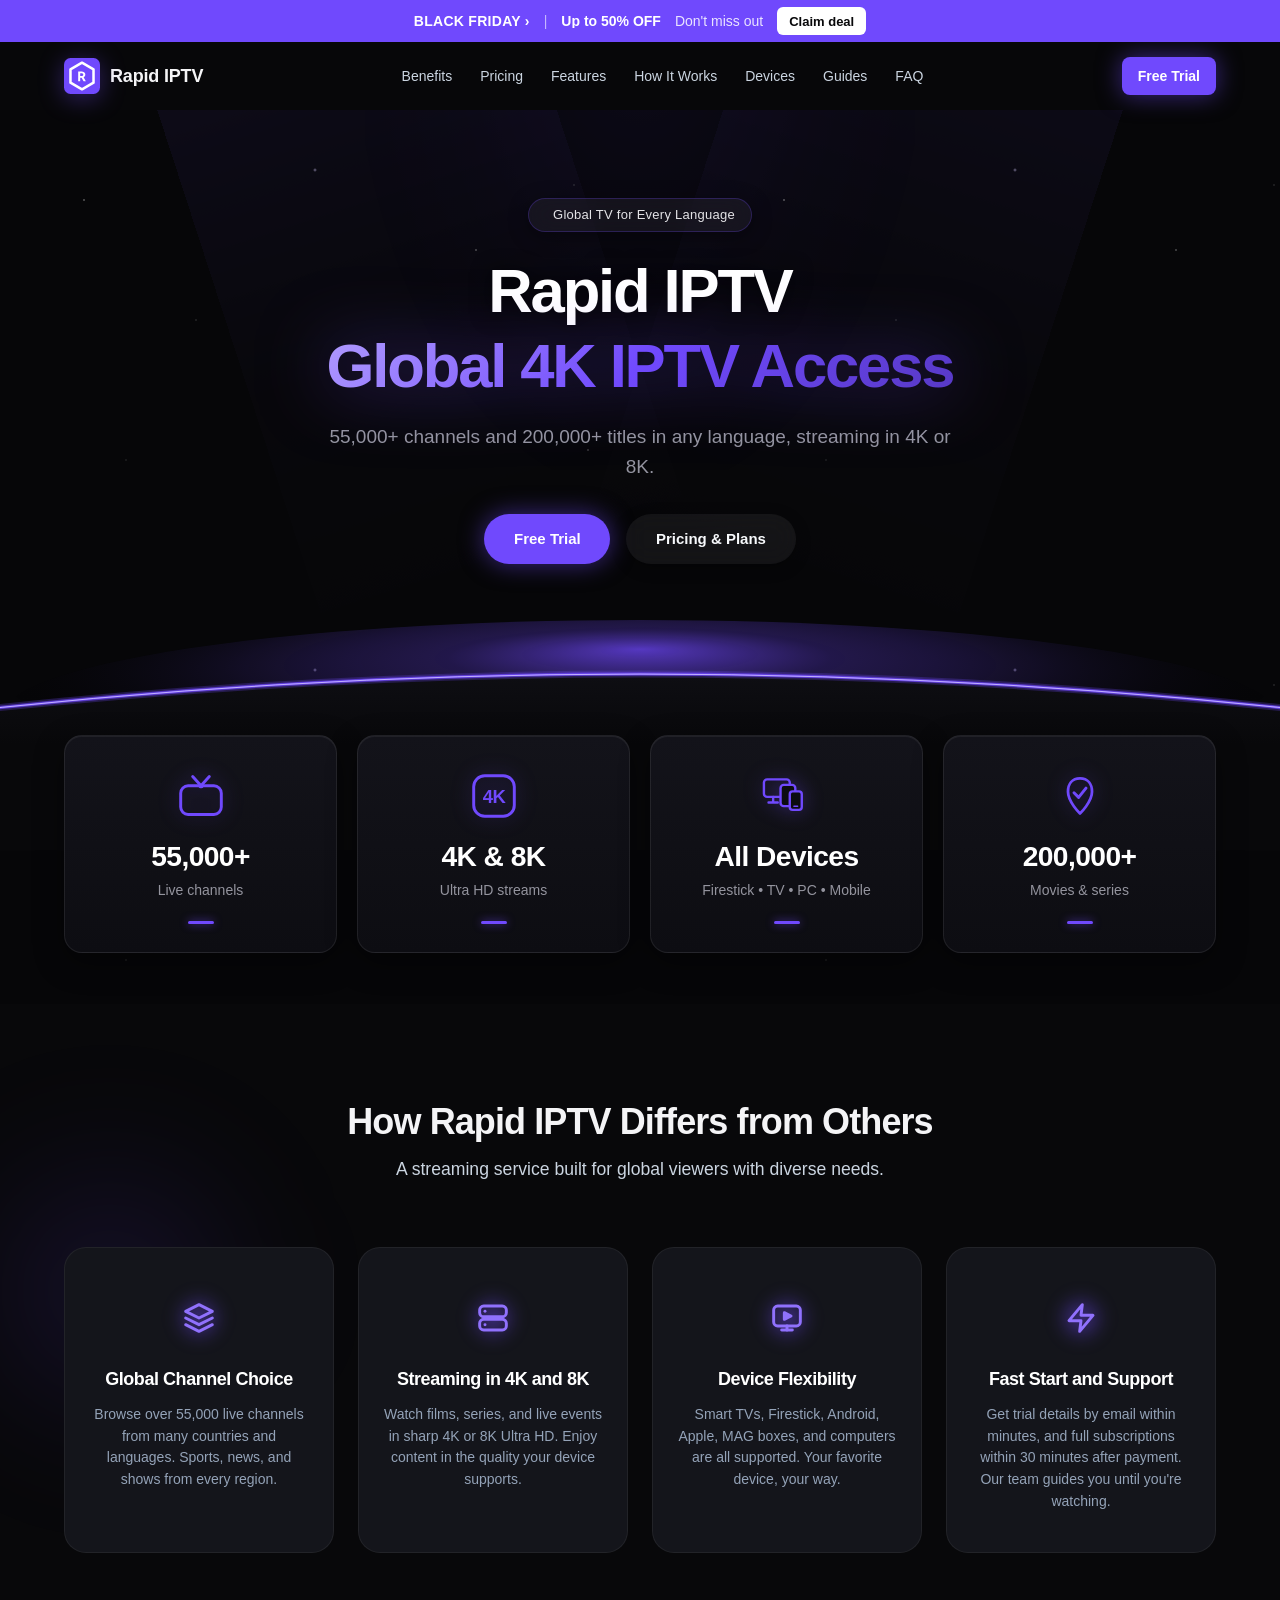
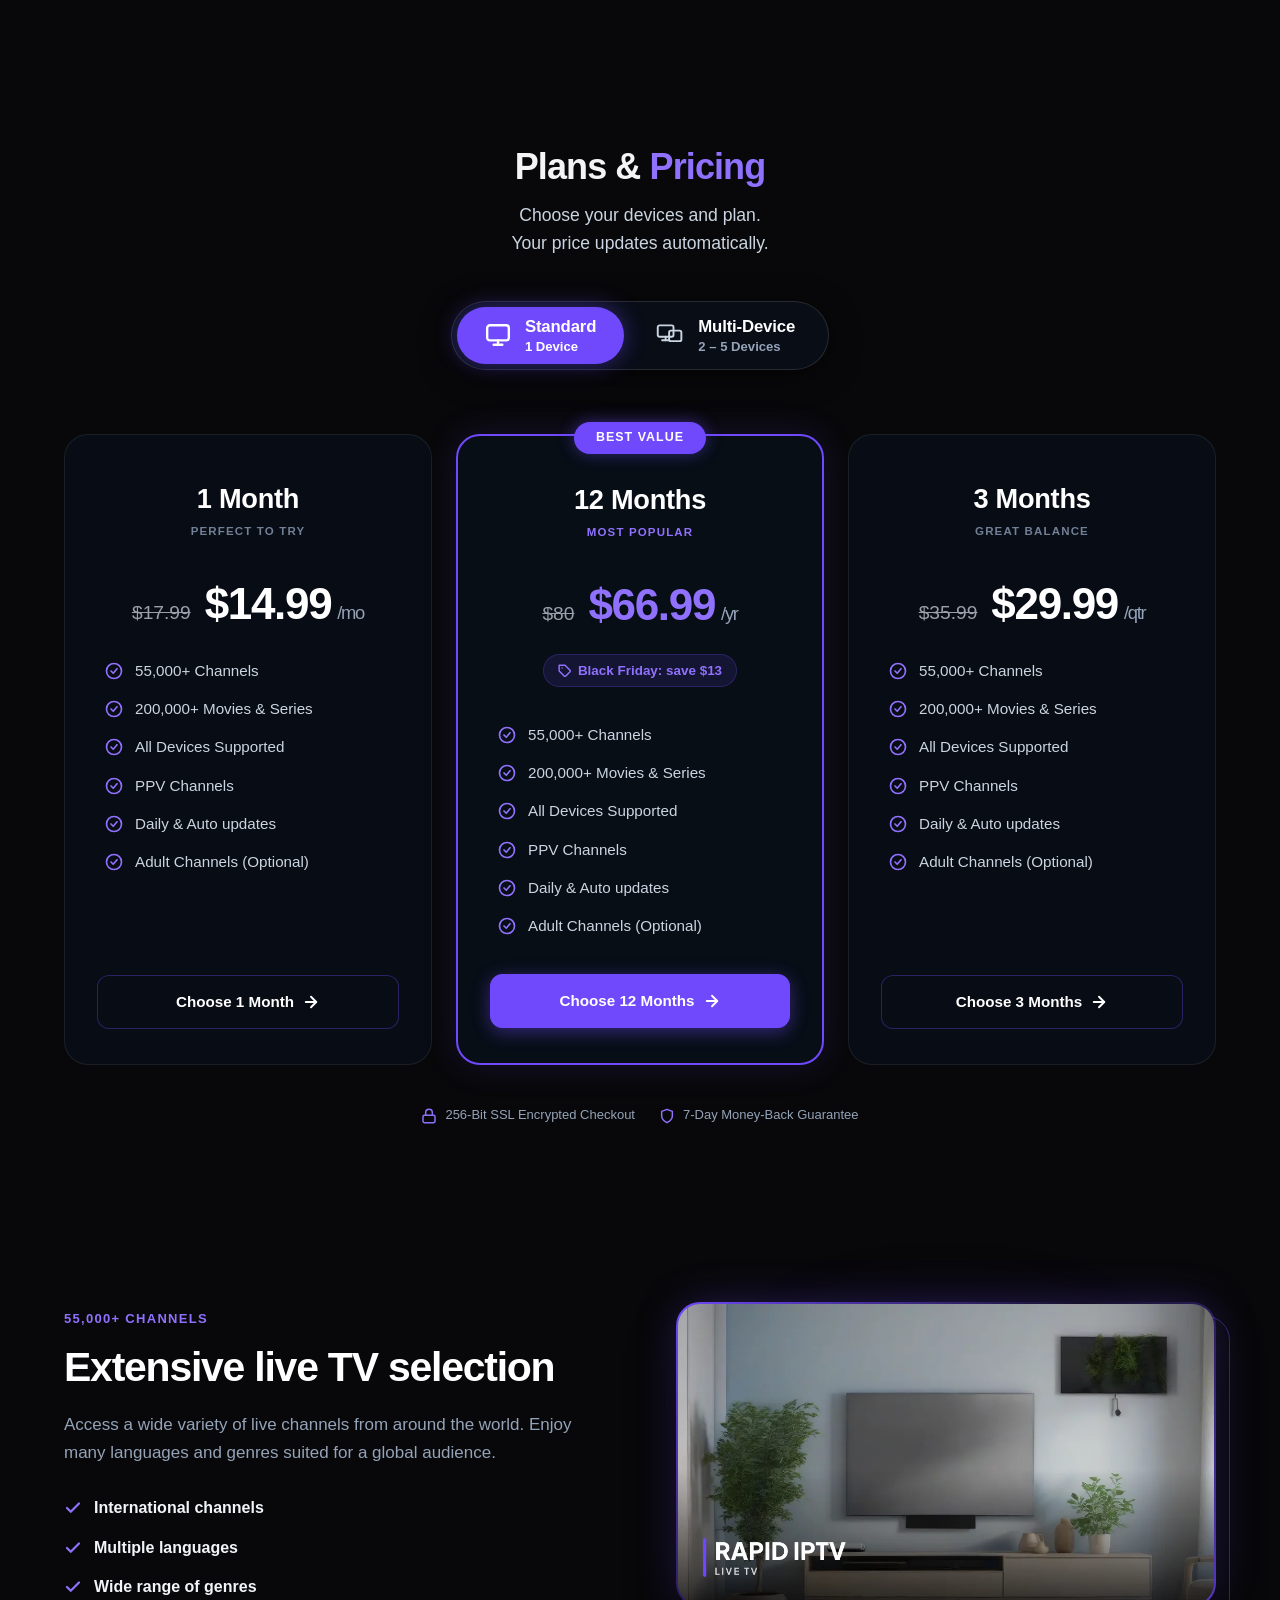
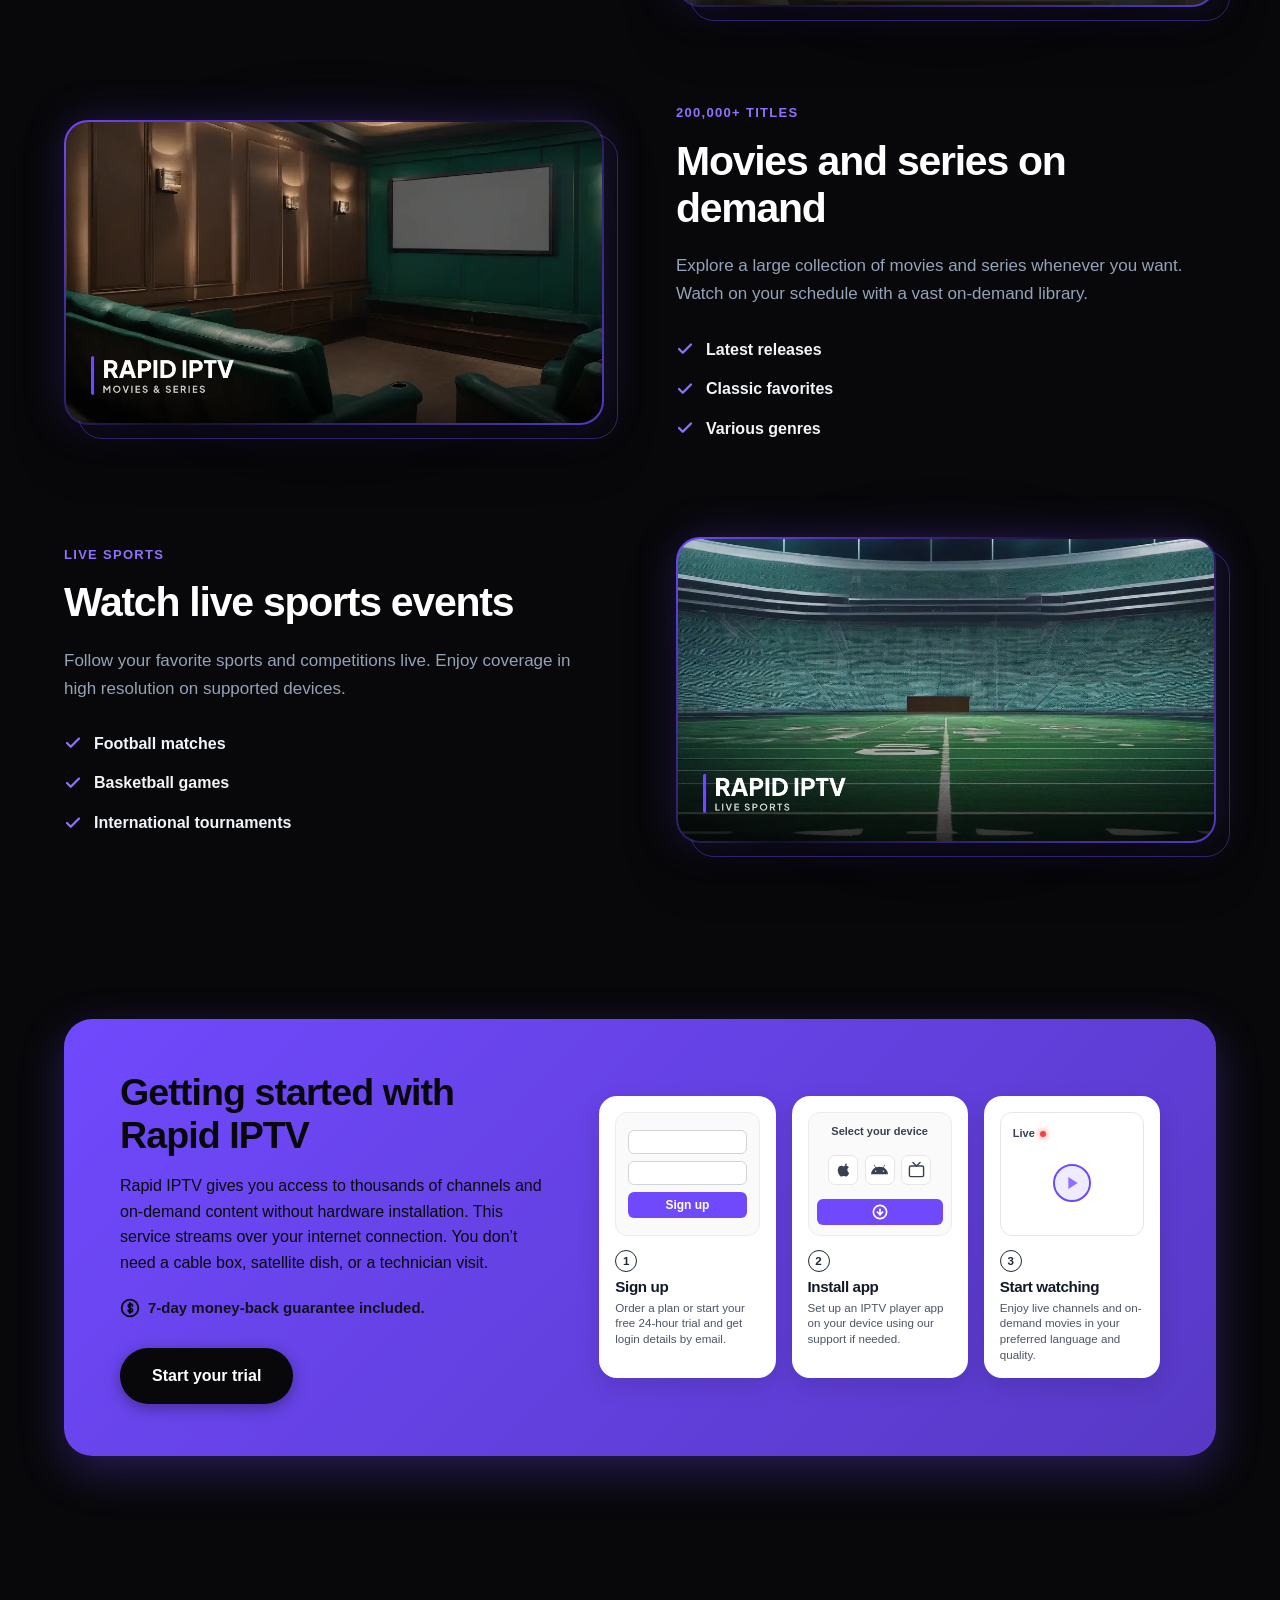
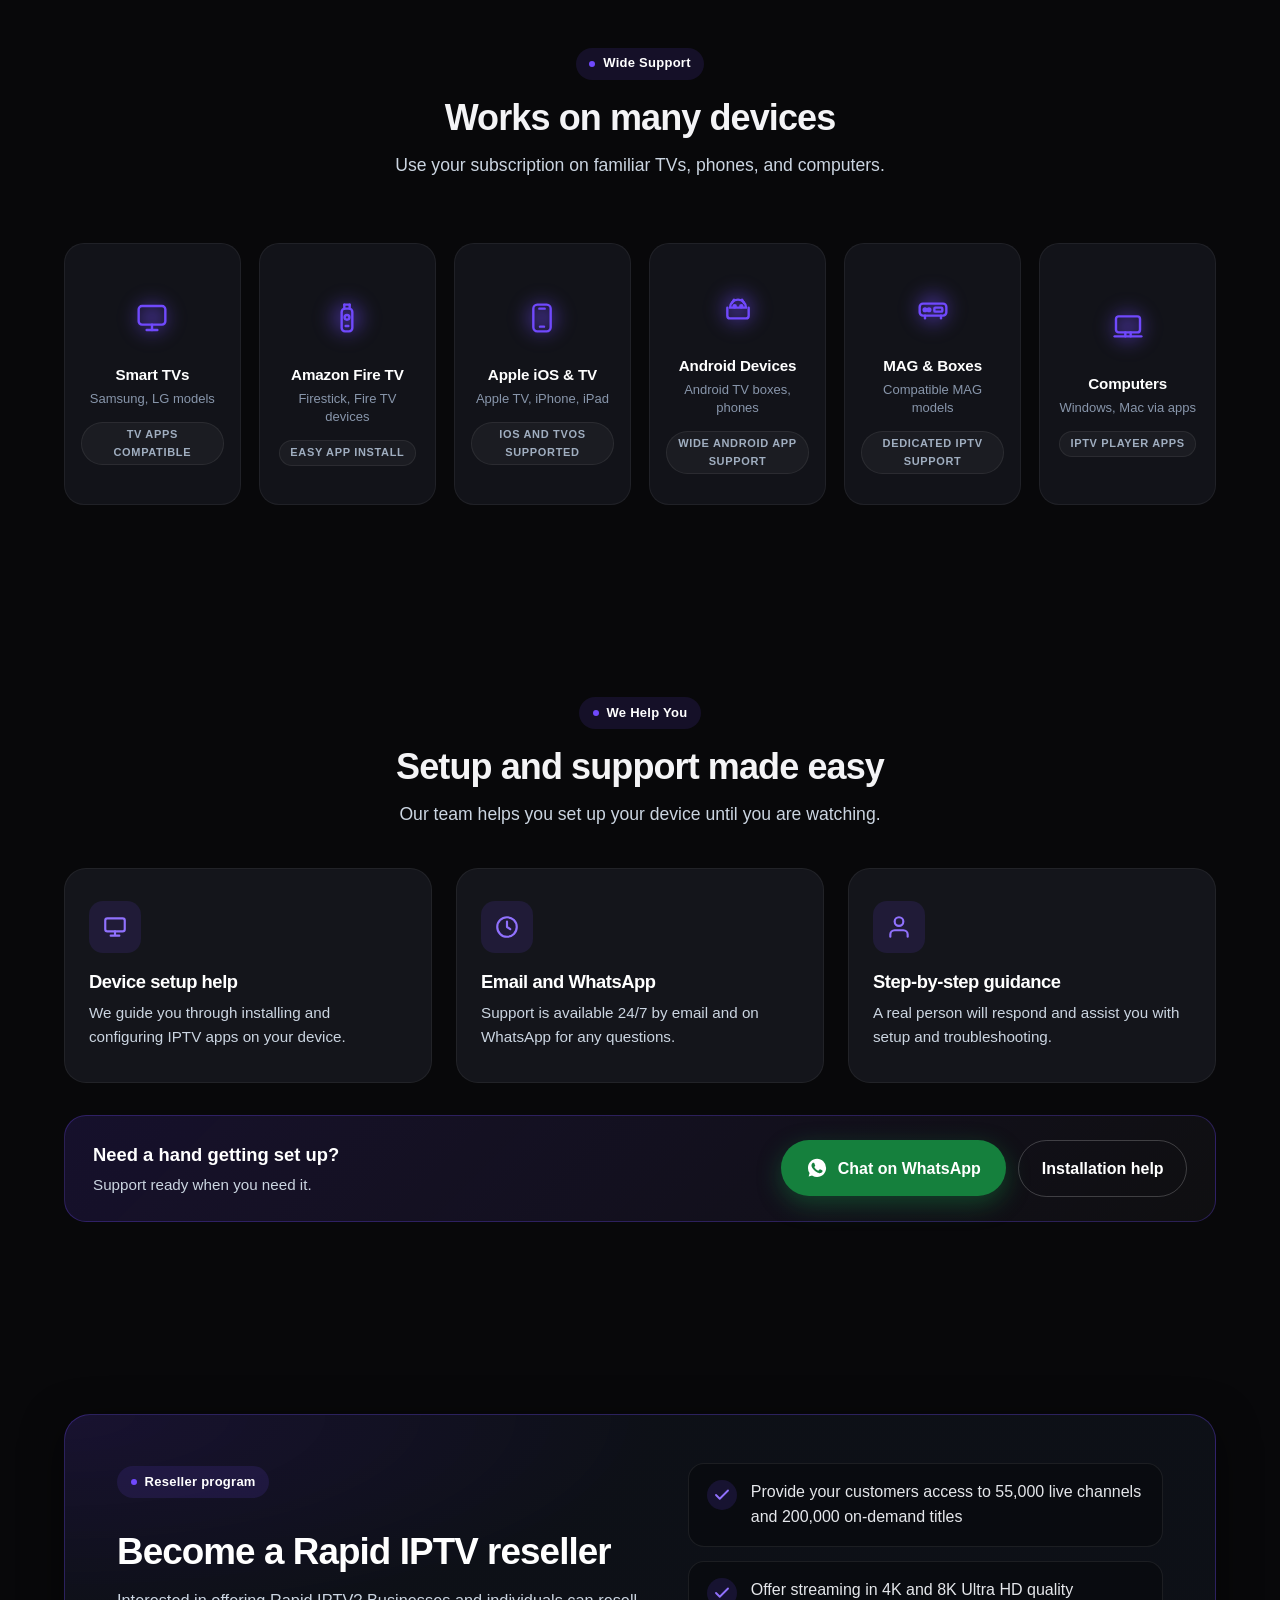
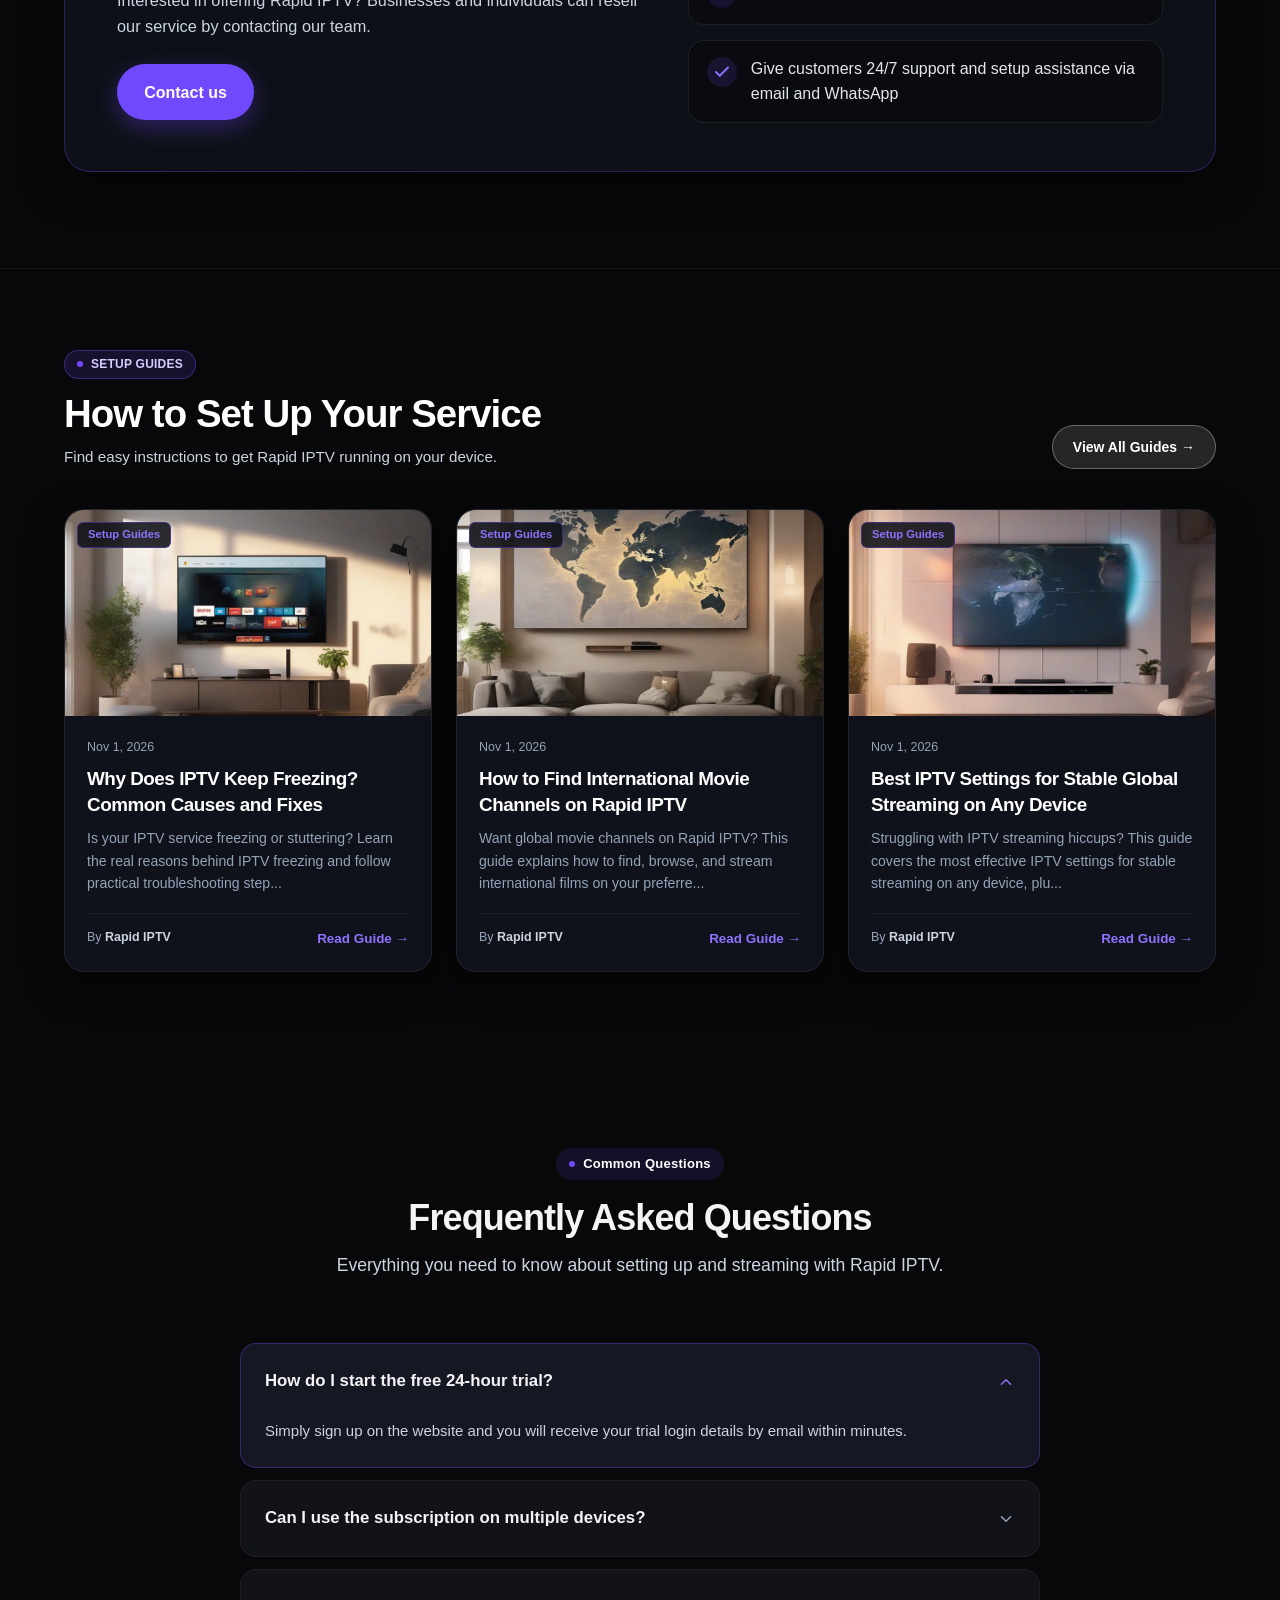
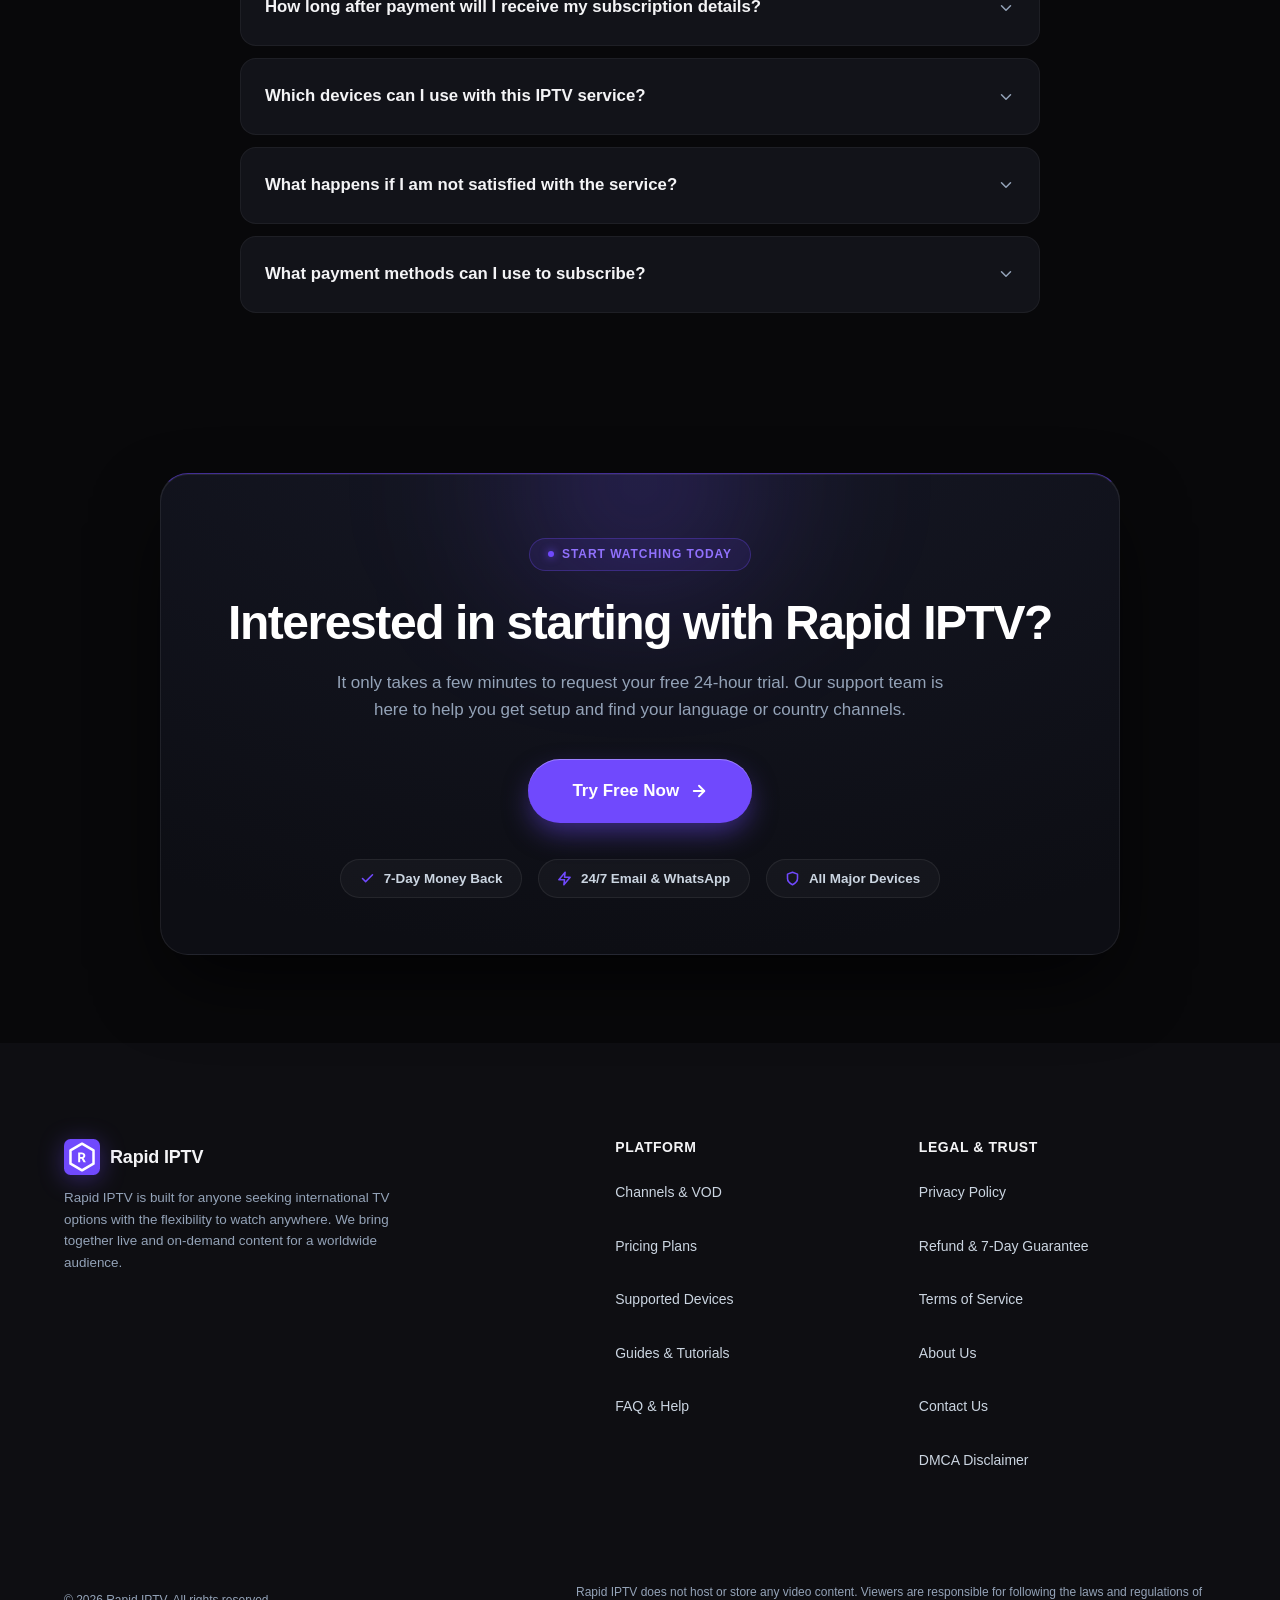
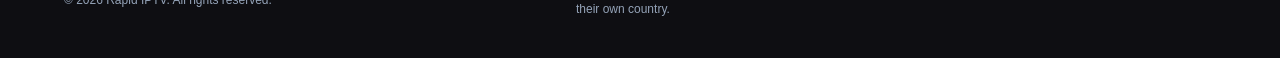
<file: index.html>
<!DOCTYPE html>
<html lang="en" style="background-color:#08080a;color:#f4f4f6;">
<head>
  <meta charset="UTF-8">
  <meta name="viewport" content="width=device-width, initial-scale=1.0">
  
  <!-- Primary SEO Meta Tags -->
  <title>Rapid IPTV – Global 4K IPTV for Every Language | Free Trial</title>
  <meta name="description" content="Watch over 55,000 live channels and 200,000 VOD titles in 4K or 8K. Try Rapid IPTV with a free 24-hour trial. Start watching today. Try it free for 24 hours.">
  <meta name="robots" content="index, follow, max-snippet:-1, max-image-preview:large, max-video-preview:-1">
  <meta name="format-detection" content="telephone=no">
  <link rel="canonical" href="https://rapidtv.org/">
  <link rel="preload" href="/assets/fonts/plus-jakarta-sans.woff2" as="font" type="font/woff2" crossorigin>
  <meta name="theme-color" content="#08080a">

  <!-- Site favicon: real image files, which Google Search reads -->
  <link rel="icon" href="favicon.ico" sizes="any">
  <link rel="icon" type="image/png" sizes="48x48" href="/assets/favicon-48x48.png">
  <link rel="icon" type="image/svg+xml" href="/assets/favicon.svg">
  <link rel="apple-touch-icon" sizes="180x180" href="/assets/apple-touch-icon.png">
  <link rel="manifest" href="site.webmanifest">

  <!-- Open Graph / Facebook -->
  <meta property="og:type" content="website">
  <meta property="og:url" content="https://rapidtv.org/">
  <meta property="og:title" content="Rapid IPTV – Global 4K IPTV for Every Language | Free Trial">
  <meta property="og:description" content="Watch over 55,000 live channels and 200,000 VOD titles in 4K or 8K. Try Rapid IPTV with a free 24-hour trial. Start watching today. Try it free for 24 hours.">
  <meta property="og:site_name" content="Rapid IPTV">
  <meta property="og:image" content="https://rapidtv.org/images/share-rapid-iptv-live-tv-1793523684042.jpg">
  <meta property="og:image:width" content="1200">
  <meta property="og:image:height" content="630">
  <meta property="og:image:alt" content="Rapid IPTV Ultra-Stable 4K IPTV Streaming Service">

  <!-- Twitter / X -->
  <meta name="twitter:card" content="summary_large_image">
  <meta name="twitter:title" content="Rapid IPTV – Global 4K IPTV for Every Language | Free Trial">
  <meta name="twitter:description" content="Watch over 55,000 live channels and 200,000 VOD titles in 4K or 8K. Try Rapid IPTV with a free 24-hour trial. Start watching today. Try it free for 24 hours.">
  <meta name="twitter:image" content="https://rapidtv.org/images/share-rapid-iptv-live-tv-1793523684042.jpg">

  <!-- Self-Hosted Critical Variable Font loaded via @font-face with font-display: swap -->

  <!-- Main Stylesheet -->
  <style>
@font-face{font-family:"Plus Jakarta Sans";font-style:normal;font-weight:400 800;font-display:swap;src:url("/assets/fonts/plus-jakarta-sans.woff2") format("woff2");unicode-range:U+0000-00FF,U+0131,U+0152-0153,U+02BB-02BC,U+02C6,U+02DA,U+02DC,U+0304,U+0308,U+0329,U+2000-206F,U+20AC,U+2122,U+2191,U+2193,U+2212,U+2215,U+FEFF,U+FFFD}:root{--bg-page:#08080a;--bg-surface:#0e0e12;--bg-card:#131318;--bg-card-hover:#181820;--bg-subtle:#1c1c24;--border-subtle:transparent;--border-medium:transparent;--border-accent:transparent;--border-highlight:transparent;--accent:#5739c5;--accent-hover:#5739c5;--accent-light:rgba(87, 57, 197,0.12);--accent-text:#d7ccfe;--status-green:#22c55e;--status-green-bg:rgba(34,197,94,0.12);--text-primary:#f4f4f6;--text-secondary:#cbd5e1;--text-muted:#94a3b8;--text-inverse:#08080a;--font-family:"Plus Jakarta Sans",-apple-system,BlinkMacSystemFont,"Segoe UI",Roboto,Oxygen,Ubuntu,Cantarell,"Helvetica Neue",sans-serif;--line-height-base:1.6;--line-height-heading:1.2;--space-xs:0.5rem;--space-sm:0.75rem;--space-md:1rem;--space-lg:1.5rem;--space-xl:2.5rem;--space-2xl:4rem;--space-3xl:6rem;--max-width:1200px;--radius-sm:4px;--radius-md:8px;--radius-lg:12px;--radius-full:9999px;--transition-fast:0.15s ease;--transition-normal:0.25s ease}*,*::before,*::after{box-sizing:border-box;margin:0;padding:0}html{font-family:var(--font-family);font-size:16px;line-height:var(--line-height-base);color:var(--text-secondary);background-color:var(--bg-page);scroll-behavior:smooth;-webkit-text-size-adjust:100%;text-rendering:optimizeLegibility}body{min-height:100vh;display:flex;flex-direction:column;background-color:var(--bg-page);color:var(--text-secondary);overflow-x:hidden}h1,h2,h3,h4,h5,h6{color:var(--text-primary);font-weight:700;line-height:var(--line-height-heading);letter-spacing:-0.025em}h1{font-size:clamp(2rem,5vw,3.25rem);font-weight:800;margin-bottom:var(--space-md)}h2{font-size:clamp(1.75rem,3.5vw,2.25rem);margin-bottom:var(--space-sm)}h3{font-size:1.25rem;margin-bottom:var(--space-xs)}p{margin-bottom:var(--space-md)}p:last-child{margin-bottom:0}a{color:inherit;text-decoration:none;transition:color var(--transition-fast)}a:hover{color:var(--text-primary)}ul,ol{list-style:none}:focus-visible{outline:2px solid var(--accent);outline-offset:3px}.container{width:100%;max-width:var(--max-width);margin-inline:auto;padding-inline:var(--space-md)}@media (min-width:768px){.container{padding-inline:var(--space-lg)}}.section{padding-block:var(--space-2xl);border-bottom:none;scroll-margin-top:90px}@media (min-width:768px){.section{padding-block:var(--space-3xl)}}.section-header{text-align:center;max-width:680px;margin-inline:auto;margin-bottom:var(--space-2xl)}.section-header p{color:var(--text-secondary);font-size:1.1rem}.pill-badge{display:inline-flex;align-items:center;gap:0.5rem;padding:0.35rem 0.85rem;font-size:0.8125rem;font-weight:600;letter-spacing:0.02em;color:var(--accent-text);background-color:var(--accent-light);border:none;border-radius:var(--radius-full);margin-bottom:var(--space-md)}.pill-badge .dot{width:6px;height:6px;border-radius:50%;background-color:var(--accent)}.status-pill{display:inline-flex;align-items:center;gap:0.375rem;font-size:0.75rem;font-weight:500;color:#86efac;background-color:var(--status-green-bg);padding:0.25rem 0.625rem;border-radius:var(--radius-full);border:none}.status-pill .indicator{width:6px;height:6px;border-radius:50%;background-color:var(--status-green)}@media (max-width:640px){.header-actions .status-pill{display:none}}.btn{display:inline-flex;align-items:center;justify-content:center;gap:0.5rem;padding:0.75rem 1.5rem;font-size:0.9375rem;font-weight:600;border-radius:var(--radius-md);border:none;cursor:pointer;white-space:nowrap;transition:background-color var(--transition-fast),transform var(--transition-fast);text-decoration:none}.btn:active{transform:translateY(1px)}.btn-primary{background:linear-gradient(135deg,#5739c5 0%,#5739c5 100%);color:#ffffff !important;font-weight:700;border:none}.btn-primary:hover{background-color:var(--accent-hover);color:#ffffff}.btn-secondary{background-color:var(--bg-card);color:var(--text-primary);border:none}.btn-secondary:hover{background-color:var(--bg-subtle);color:#ffffff}.btn-block{width:100%}.btn-sm{padding:0.5rem 1rem;font-size:0.875rem}.btn-group{display:flex;flex-direction:column;gap:0.75rem;width:100%}@media (min-width:480px){.btn-group{flex-direction:row;justify-content:center;width:auto}}.site-header{position:sticky;top:0;z-index:100;background-color:rgba(8,8,10,0.95);border-bottom:none;backdrop-filter:blur(8px);-webkit-backdrop-filter:blur(8px)}.header-container{display:flex;align-items:center;justify-content:space-between;height:68px}.brand-logo{display:flex;align-items:center;gap:0.625rem;font-size:1.125rem;font-weight:700;color:var(--text-primary);letter-spacing:-0.01em}.logo-icon{display:inline-flex;align-items:center;justify-content:center;width:32px;height:32px;background-color:var(--accent);color:#ffffff;border-radius:var(--radius-sm);font-weight:900;font-size:1rem}.brand-accent{color:var(--accent-ink, var(--accent))}.nav-menu{display:none}@media (min-width:900px){.nav-menu{display:flex;align-items:center;gap:1.75rem}}.nav-link{font-size:0.875rem;font-weight:500;color:var(--text-secondary)}.nav-link:hover{color:var(--text-primary)}.header-actions{display:flex;align-items:center;gap:0.875rem}.menu-toggle{display:flex;flex-direction:column;justify-content:center;gap:5px;width:38px;height:38px;padding:8px;background-color:var(--bg-card);border:none;border-radius:var(--radius-sm);cursor:pointer;color:var(--text-primary)}@media (min-width:900px){.menu-toggle{display:none}}.menu-bar{display:block;width:100%;height:2px;background-color:var(--text-primary);transition:transform var(--transition-fast),opacity var(--transition-fast)}.menu-toggle[aria-expanded="true"] .menu-bar:nth-child(1){transform:translateY(7px) rotate(45deg)}.menu-toggle[aria-expanded="true"] .menu-bar:nth-child(2){opacity:0}.menu-toggle[aria-expanded="true"] .menu-bar:nth-child(3){transform:translateY(-7px) rotate(-45deg)}.mobile-nav{display:none;position:fixed;top:68px;left:0;right:0;bottom:0;background-color:#08080a;border-bottom:none;padding:var(--space-xl) var(--space-lg);flex-direction:column;gap:var(--space-md);z-index:999;overflow-y:auto}.mobile-nav.is-open{display:flex}@media (min-width:900px){.mobile-nav{display:none !important}}.mobile-nav-link{font-size:1.125rem;font-weight:600;color:var(--text-primary);padding-block:0.5rem;border-bottom:none}.hero-section{position:relative;background-color:#060608;padding-top:clamp(3.5rem,7vw,5.5rem);padding-bottom:clamp(2rem,4vw,3.5rem);text-align:center;overflow:hidden}.hero-cosmic-backdrop{position:absolute;inset:0;pointer-events:none;overflow:hidden;z-index:1;contain:strict}.light-ray{position:absolute;top:-120px;width:380px;height:600px;opacity:0.16;transform-origin:top center;pointer-events:none;will-change:transform}.light-ray-left{left:10%;background:linear-gradient(180deg,rgba(112, 73, 253,0.5) 0%,rgba(112, 73, 253,0.08) 60%,transparent 100%);transform:rotate(-18deg)}.light-ray-right{right:10%;background:linear-gradient(180deg,rgba(112, 73, 253,0.45) 0%,rgba(112, 73, 253,0.08) 60%,transparent 100%);transform:rotate(18deg)}.light-ray-center{left:50%;transform:translateX(-50%);width:550px;height:480px;background:radial-gradient(ellipse at top,rgba(112, 73, 253,0.2) 0%,rgba(112, 73, 253,0.05) 50%,transparent 80%);opacity:0.35}.cosmic-stars{position:absolute;inset:0;background-image:radial-gradient(1.5px 1.5px at 12% 18%,rgba(255,255,255,0.65),transparent),radial-gradient(1px 1px at 28% 42%,rgba(255,255,255,0.45),transparent),radial-gradient(2px 2px at 45% 12%,rgba(215, 204, 254,0.75),transparent),radial-gradient(1.5px 1.5px at 68% 28%,rgba(255,255,255,0.55),transparent),radial-gradient(1px 1px at 82% 15%,rgba(255,255,255,0.45),transparent),radial-gradient(1.5px 1.5px at 92% 38%,rgba(215, 204, 254,0.65),transparent),radial-gradient(1px 1px at 18% 70%,rgba(255,255,255,0.35),transparent),radial-gradient(1.5px 1.5px at 84% 68%,rgba(255,255,255,0.4),transparent);background-repeat:repeat;background-size:700px 500px;opacity:0.7}.hero-container{position:relative;z-index:3}.hero-content{max-width:860px;margin-inline:auto;display:flex;flex-direction:column;align-items:center}.hero-badge-pill{display:inline-flex;align-items:center;gap:0.5rem;padding:0.35rem 1rem;background:rgba(255,255,255,0.05);border:none;border-radius:var(--radius-full);font-size:0.8125rem;font-weight:500;letter-spacing:0.02em;color:#e4e4e7;margin-bottom:1.5rem;backdrop-filter:blur(12px);-webkit-backdrop-filter:blur(12px);box-shadow:0 4px 20px rgba(0,0,0,0.4);transition:background-color var(--transition-fast),transform var(--transition-fast)}.hero-badge-pill:hover{background:rgba(255,255,255,0.08);transform:translateY(-1px)}.badge-spark{color:#5739c5;font-size:0.875rem;text-shadow:0 0 10px rgba(87, 57, 197,0.9),0 0 20px rgba(87, 57, 197,0.5);line-height:1}.hero-title{display:flex;flex-direction:column;align-items:center;gap:0.25rem;font-size:clamp(2.1rem,5.2vw,3.85rem);font-weight:800;line-height:1.15;letter-spacing:-0.035em;margin-bottom:1.25rem}.title-top{color:#ffffff;text-shadow:0 2px 20px rgba(0,0,0,0.8)}.title-bottom{color:var(--accent-ink, #7049fd);background:linear-gradient(135deg,#7049fd 0%,#7049fd 50%,#5739c5 100%);-webkit-background-clip:text;-webkit-text-fill-color:transparent;background-clip:text;filter:drop-shadow(0 0 35px rgba(87, 57, 197,0.45))}.hero-description{font-size:clamp(1rem,2vw,1.1875rem);color:#9494a0;line-height:1.6;max-width:640px;margin-inline:auto;margin-bottom:2rem}.hero-btn-group{display:flex;flex-direction:row;align-items:center;justify-content:center;gap:1rem;flex-wrap:wrap;margin-bottom:2.5rem}.btn-pill{display:inline-flex;align-items:center;justify-content:center;gap:0.5rem;padding:0.8rem 1.85rem;font-size:0.9375rem;font-weight:600;border-radius:var(--radius-full);border:none;cursor:pointer;white-space:nowrap}.btn-pill,.btn-pill span,.btn-pill:link,.btn-pill:visited{text-decoration:none}.btn-pill-primary,.btn-pill-primary:link,.btn-pill-primary:visited{background:var(--accent);color:#ffffff !important;font-weight:800 !important;border:none;box-shadow:0 0 25px rgba(87, 57, 197,0.45),0 4px 14px rgba(0,0,0,0.4)}.btn-pill-primary:hover{transform:translateY(-2px) scale(1.02);box-shadow:0 0 35px rgba(87, 57, 197,0.7),0 6px 22px rgba(0,0,0,0.5);color:#ffffff !important}.btn-pill-primary span{background:none;box-shadow:none;color:#ffffff !important}.btn-pill-glass{background-color:rgba(255,255,255,0.06);color:#f8fafc !important;border:none;backdrop-filter:blur(12px);-webkit-backdrop-filter:blur(12px);box-shadow:0 4px 15px rgba(0,0,0,0.3)}.btn-pill-glass span{color:#f8fafc !important}.btn-pill-glass:hover{background-color:rgba(255,255,255,0.12);color:#ffffff !important;transform:translateY(-2px);box-shadow:0 6px 20px rgba(0,0,0,0.4)}.hero-horizon{position:relative;width:100%;margin-top:1rem;margin-bottom:-15px;overflow:visible;pointer-events:none;z-index:2;display:flex;justify-content:center}.horizon-svg{width:100%;height:clamp(140px,18vw,240px);display:block;overflow:visible}.hero-metrics-container{position:relative;z-index:3;margin-top:-115px}@media (max-width:640px){.hero-metrics-container{margin-top:-50px}.hero-btn-group{flex-direction:column;width:100%;max-width:320px;margin-inline:auto}.btn-pill{width:100%}.horizon-svg{height:120px}}.metrics-grid{display:grid;grid-template-columns:repeat(2,1fr);gap:1rem;margin-top:0}@media (min-width:860px){.metrics-grid{grid-template-columns:repeat(4,1fr);gap:1.25rem}}.metric-card{position:relative;background-color:#0c0c11;background:linear-gradient(180deg,#13131a 0%,#0d0d12 100%);border:1px solid rgba(255,255,255,0.08);border-radius:18px;padding:2.25rem 1rem 1.75rem 1rem;display:flex;flex-direction:column;align-items:center;justify-content:center;text-align:center;box-shadow:0 10px 30px rgba(0,0,0,0.4),inset 0 1px 0 rgba(255,255,255,0.06);transition:transform var(--transition-normal),box-shadow var(--transition-normal),border-color var(--transition-normal),background-color var(--transition-normal)}.metric-card:hover{transform:translateY(-3px);background-color:#101016;border-color:rgba(112, 73, 253,0.4);box-shadow:0 14px 40px rgba(0,0,0,0.55),0 0 25px rgba(87, 57, 197,0.15)}.metric-icon-wrap{display:flex;align-items:center;justify-content:center;width:56px;height:48px;max-width:56px;max-height:48px;background:transparent;border:none;margin-inline:auto;margin-bottom:1.25rem;overflow:visible;flex-shrink:0}.metric-icon-art{width:56px !important;height:48px !important;max-width:56px !important;max-height:48px !important;display:block;flex-shrink:0;filter:drop-shadow(0 0 10px rgba(112, 73, 253,0.22));transition:transform var(--transition-fast),filter var(--transition-fast)}.metric-card:hover .metric-icon-art{transform:scale(1.06);filter:drop-shadow(0 0 16px rgba(112, 73, 253,0.5))}.metric-val{font-size:clamp(1.35rem,2.2vw,1.85rem);font-weight:800;color:#ffffff;letter-spacing:-0.02em;line-height:1.2}.metric-val .accent-mark{color:var(--accent-ink, #7049fd);margin-left:2px}.metric-label{font-size:clamp(0.78rem,1.15vw,0.875rem);color:#94949e;margin-top:0.45rem;line-height:1.4;font-weight:500}.metric-dash{display:block;width:26px;height:3px;border-radius:var(--radius-full);background-color:#7049fd;margin-top:1.25rem;box-shadow:0 0 8px rgba(112, 73, 253,0.5)}@media (max-width:640px){.metrics-grid{gap:0.65rem}.metric-card{padding:1.5rem 0.6rem 1.25rem 0.6rem;border-radius:14px}.metric-icon-wrap{height:44px;margin-bottom:0.85rem}.metric-icon-art{width:44px;height:38px}.metric-val{font-size:1.15rem}.metric-label{font-size:0.72rem}.metric-dash{margin-top:0.85rem;width:20px}}.hero-categories-section{position:relative;background-color:#060608;padding-bottom:2rem}.hero-categories-container{position:relative;z-index:3;margin-top:1.5rem;margin-bottom:1rem}.category-cards-grid{display:grid;grid-template-columns:repeat(3,1fr);gap:0.65rem}@media (min-width:860px){.category-cards-grid{grid-template-columns:repeat(6,1fr);gap:1rem}}.category-card{position:relative;display:flex;flex-direction:column;border-radius:14px;overflow:hidden;background-color:#0c0c11;border:1px solid rgba(255,255,255,0.08);text-decoration:none;cursor:pointer;box-shadow:0 6px 20px rgba(0,0,0,0.4);transition:transform var(--transition-normal),box-shadow var(--transition-normal),border-color var(--transition-normal)}.category-card:hover{transform:translateY(-4px) scale(1.02);border-color:rgba(112, 73, 253,0.45);box-shadow:0 12px 30px rgba(0,0,0,0.6),0 0 20px rgba(112, 73, 253,0.22)}.category-card-media{position:relative;width:100%;aspect-ratio:2 / 3;overflow:hidden;border-radius:14px;background-color:#08080a}.category-card-media img{width:100%;height:100%;object-fit:cover;display:block;transition:transform 0.45s cubic-bezier(0.16,1,0.3,1)}.category-card:hover .category-card-media img{transform:scale(1.07)}.category-card-overlay{position:absolute;inset:0;background:linear-gradient(180deg,transparent 40%,rgba(0,0,0,0.65) 75%,rgba(0,0,0,0.92) 100%);pointer-events:none}.category-card-label{position:absolute;bottom:0.55rem;left:0.25rem;right:0.25rem;text-align:center;font-size:0.78rem;font-weight:600;color:#ffffff;letter-spacing:-0.01em;text-shadow:0 1px 4px rgba(0,0,0,0.9);pointer-events:none;white-space:nowrap;overflow:hidden;text-overflow:ellipsis;padding-inline:4px;transition:color var(--transition-fast)}.category-card:hover .category-card-label{color:var(--accent-ink, #7049fd)}@media (max-width:640px){.hero-categories-container{margin-top:0.85rem;margin-bottom:0.5rem}.category-cards-grid{gap:0.45rem}.category-card{border-radius:10px}.category-card-media{border-radius:10px}.category-card-label{font-size:0.65rem;bottom:0.35rem}}.what-we-offer-section{position:relative;overflow:hidden}.what-we-offer-section::before{content:"";position:absolute;top:15%;left:-80px;width:380px;height:380px;background:radial-gradient(circle,rgba(112, 73, 253,0.14) 0%,rgba(112, 73, 253,0.03) 50%,transparent 70%);filter:blur(60px);pointer-events:none;z-index:0}.benefits-grid{position:relative;z-index:1;display:grid;grid-template-columns:1fr;gap:1.25rem}@media (min-width:640px){.benefits-grid{grid-template-columns:repeat(2,1fr)}}@media (min-width:1024px){.benefits-grid{grid-template-columns:repeat(4,1fr);gap:1.5rem}}.benefit-card{background-color:#14151b;border:1px solid rgba(255,255,255,0.06);border-radius:22px;padding:2.5rem 1.5rem;display:flex;flex-direction:column;align-items:center;text-align:center;height:100%;transition:transform 0.25s ease,border-color 0.25s ease,box-shadow 0.25s ease,background-color 0.25s ease}.benefit-card:hover{background-color:#181a22;border-color:rgba(112, 73, 253,0.35);transform:translateY(-4px);box-shadow:0 16px 36px -10px rgba(0,0,0,0.6),0 0 24px rgba(112, 73, 253,0.12)}.benefit-icon-wrapper{position:relative;width:60px;height:60px;display:flex;align-items:center;justify-content:center;color:var(--accent-ink, #7049fd);margin-bottom:1.25rem;flex-shrink:0}.benefit-icon-glow{position:absolute;top:50%;left:50%;transform:translate(-50%,-50%);width:48px;height:48px;border-radius:50%;background:radial-gradient(circle,rgba(112, 73, 253,0.55) 0%,rgba(112, 73, 253,0.18) 50%,transparent 75%);filter:blur(8px);pointer-events:none;z-index:0}.benefit-icon-wrapper svg{position:relative;z-index:1;width:32px;height:32px;color:var(--accent-ink, #7049fd)}.benefit-title{font-size:1.125rem;font-weight:700;color:#ffffff;margin-bottom:0.75rem;line-height:1.3}.benefit-desc{font-size:0.875rem;color:#94a3b8;line-height:1.55;margin:0;max-width:250px}.features-showcase-section{padding:5rem 0;position:relative;overflow:hidden}.features-showcase{display:flex;flex-direction:column;gap:6rem}.feature-split-row{display:grid;grid-template-columns:1fr;align-items:center;gap:2.5rem}@media (min-width:992px){.feature-split-row{grid-template-columns:1fr 1fr;gap:4.5rem}.feature-split-row-reverse .feature-split-content{order:2}.feature-split-row-reverse .feature-split-media{order:1}}.feature-split-content{display:flex;flex-direction:column;justify-content:center}.feature-badge-tag{display:inline-block;font-size:0.8125rem;font-weight:800;text-transform:uppercase;letter-spacing:0.1em;color:var(--accent-ink, #7049fd);margin-bottom:0.875rem}.feature-split-title{font-size:clamp(2rem,3.2vw,2.75rem);font-weight:800;line-height:1.15;letter-spacing:-0.03em;color:#ffffff;margin:0 0 1.25rem 0}.feature-split-desc{font-size:1.0625rem;line-height:1.65;color:#94a3b8;margin:0 0 1.75rem 0;max-width:520px}.feature-split-list{list-style:none;padding:0;margin:0;display:flex;flex-direction:column;gap:0.875rem}.feature-split-item{display:flex;align-items:center;gap:0.75rem;font-size:1rem;font-weight:600;color:#f1f5f9}.feature-check-icon{display:inline-flex;align-items:center;justify-content:center;color:var(--accent-ink, #7049fd);flex-shrink:0}.feature-check-icon svg{width:18px;height:18px}.feature-split-media{position:relative;display:flex;justify-content:center;align-items:center}.feature-media-wrapper{position:relative;width:100%;max-width:620px;display:flex;align-items:center;justify-content:center}.feature-media-ambient{position:absolute;top:50%;left:50%;transform:translate(-50%,-50%);width:80%;height:80%;background:radial-gradient(circle,rgba(112, 73, 253,0.16) 0%,rgba(112, 73, 253,0.03) 60%,transparent 80%);filter:blur(50px);pointer-events:none;z-index:0}.feature-mockup-img{position:relative;z-index:1;width:100%;max-width:100%;height:auto;display:block;object-fit:contain;filter:drop-shadow(0 20px 30px rgba(0,0,0,0.65));transition:transform 0.35s cubic-bezier(0.16,1,0.3,1),filter 0.35s ease}.feature-mockup-img:hover{transform:translateY(-6px) scale(1.02);filter:drop-shadow(0 28px 42px rgba(0,0,0,0.8)) drop-shadow(0 0 25px rgba(112, 73, 253,0.22))}@media (max-width:768px){.features-showcase-section{padding:3.5rem 0}.features-showcase{gap:4rem}.feature-split-title{font-size:1.75rem}.feature-split-desc{font-size:0.9375rem;margin-bottom:1.25rem}.feature-split-item{font-size:0.9375rem}}.journey-banner{background:linear-gradient(135deg,#7049fd 0%,#7049fd 50%,#7049fd 100%);border-radius:28px;padding:3.25rem 3.5rem;display:grid;grid-template-columns:1fr;gap:2.5rem;align-items:center;position:relative;overflow:hidden;box-shadow:0 15px 45px rgba(112, 73, 253,0.22)}@media (min-width:1024px){.journey-banner{grid-template-columns:1fr 1.3fr;gap:3rem}}.journey-cta-col{display:flex;flex-direction:column;align-items:flex-start}.journey-title{font-size:2.35rem;font-weight:800;color:#08080a;line-height:1.15;letter-spacing:-0.025em;margin-bottom:1rem}.journey-guarantee{display:inline-flex;align-items:center;gap:0.5rem;font-size:0.9375rem;font-weight:700;color:#12131a;margin-bottom:1.75rem}.journey-guarantee svg{flex-shrink:0;color:#08080a}.journey-btn{display:inline-flex;align-items:center;justify-content:center;background-color:#08080a;color:#ffffff;font-size:1rem;font-weight:700;padding:0.95rem 2rem;border-radius:100px;text-decoration:none;box-shadow:0 4px 15px rgba(0,0,0,0.35);transition:transform var(--transition-fast),background-color var(--transition-fast),box-shadow var(--transition-fast)}.journey-btn:hover{background-color:#1a1b24;transform:translateY(-2px);box-shadow:0 6px 20px rgba(0,0,0,0.45)}.journey-steps-grid{display:grid;grid-template-columns:1fr;gap:1.25rem}@media (min-width:640px){.journey-steps-grid{grid-template-columns:repeat(3,1fr);gap:1rem}}.journey-step-card{background-color:#ffffff;border-radius:18px;padding:1rem;display:flex;flex-direction:column;box-shadow:0 8px 24px rgba(0,0,0,0.12);transition:transform var(--transition-fast),box-shadow var(--transition-fast)}.journey-step-card:hover{transform:translateY(-4px);box-shadow:0 12px 28px rgba(0,0,0,0.18)}.journey-mockup{background-color:#fafafa;border:1.5px solid #ececee;border-radius:12px;height:124px;padding:0.75rem;margin-bottom:0.875rem;display:flex;flex-direction:column;justify-content:center;position:relative;overflow:hidden}.mockup-signup{gap:0.45rem}.mockup-input-box{height:24px;width:100%;border:1.5px solid #d1d5db;border-radius:6px;background-color:#ffffff}.mockup-submit-btn{height:26px;width:100%;background:var(--accent);color:#08080a;border-radius:6px;font-size:0.75rem;font-weight:800;display:flex;align-items:center;justify-content:center}.mockup-download{justify-content:space-between;padding:0.65rem 0.5rem}.mockup-subheading{font-size:0.6875rem;font-weight:700;color:#374151;text-align:center}.mockup-device-tiles{display:flex;align-items:center;justify-content:center;gap:0.4rem}.mockup-tile{width:30px;height:30px;border:1.5px solid #e5e7eb;border-radius:7px;background-color:#ffffff;display:flex;align-items:center;justify-content:center;color:#374151}.mockup-download-btn{height:26px;width:100%;background:var(--accent);color:#ffffff;border-radius:6px;display:flex;align-items:center;justify-content:center}.mockup-enjoy{justify-content:space-between;border:1.5px solid #e5e7eb;background-color:#ffffff}.mockup-live-indicator{display:flex;align-items:center;gap:0.3rem;font-size:0.6875rem;font-weight:700;color:#374151}.mockup-live-indicator .live-dot{width:6px;height:6px;border-radius:50%;background-color:#ef4444;box-shadow:0 0 6px #ef4444}.mockup-play-center{margin:auto;width:38px;height:38px;border:2px solid var(--accent);border-radius:50%;display:flex;align-items:center;justify-content:center;color:var(--accent-ink, var(--accent));background-color:rgba(112, 73, 253,0.08)}.mockup-play-center svg{margin-left:2px}.journey-step-footer{display:flex;flex-direction:column;align-items:flex-start}.journey-step-num{width:22px;height:22px;border:1.5px solid #1f2937;border-radius:50%;display:inline-flex;align-items:center;justify-content:center;font-size:0.725rem;font-weight:800;color:#1f2937;margin-bottom:0.35rem}.journey-step-title{font-size:0.95rem;font-weight:800;color:#111827;margin-bottom:0.25rem}.journey-step-desc{font-size:0.725rem;color:#4b5563;line-height:1.35;margin:0}@media (max-width:640px){.journey-banner{padding:2rem 1.25rem;border-radius:20px}.journey-title{font-size:1.75rem}.journey-btn{width:100%;text-align:center}}.pricing-cards-wrapper{display:grid;grid-template-columns:1fr;gap:2.25rem;max-width:1100px;margin:0 auto;align-items:stretch}@media (min-width:900px){.pricing-cards-wrapper{grid-template-columns:repeat(3,1fr);gap:1.5rem;align-items:center}}.price-plan-card{background-color:#0c0d12;border:1px solid rgba(255,255,255,0.08);border-radius:22px;padding:2.75rem 1.75rem 2rem 1.75rem;display:flex;flex-direction:column;position:relative;transition:transform var(--transition-fast),border-color var(--transition-fast),box-shadow var(--transition-fast)}.price-plan-card:hover{border-color:rgba(255,255,255,0.18);transform:translateY(-4px)}.price-plan-card.is-featured{background-color:#0e0f16;border:2px solid var(--accent);box-shadow:0 0 40px rgba(112, 73, 253,0.15);padding-top:3rem}@media (min-width:900px){.price-plan-card.is-featured{transform:scale(1.03);z-index:2}.price-plan-card.is-featured:hover{transform:scale(1.05) translateY(-4px)}}.plan-badge-top{position:absolute;top:-14px;left:50%;transform:translateX(-50%);background:var(--accent);color:#000000;font-size:0.75rem;font-weight:800;letter-spacing:0.08em;text-transform:uppercase;padding:0.35rem 1.15rem;border-radius:100px;box-shadow:0 4px 14px rgba(112, 73, 253,0.4);white-space:nowrap}.plan-card-head{text-align:center;margin-bottom:1.5rem}.plan-card-title{font-size:1.75rem;font-weight:800;color:#ffffff;margin-bottom:0.35rem}.plan-card-subtitle{font-size:0.6875rem;font-weight:700;letter-spacing:0.12em;text-transform:uppercase;color:#7e808e;margin-bottom:1.25rem}.plan-card-subtitle.featured-subtitle{color:var(--accent-ink, var(--accent))}.plan-card-price-row{display:flex;align-items:baseline;justify-content:center;gap:0.25rem}.plan-card-amount{font-size:2.75rem;font-weight:800;color:#ffffff;letter-spacing:-0.03em;line-height:1}.plan-card-amount.featured-amount{font-size:3.25rem;color:var(--accent-ink, var(--accent));letter-spacing:-0.04em}.plan-card-unit{font-size:0.9375rem;color:#8c8e9b;font-weight:500}.plan-billed-note{font-size:0.8125rem;color:#8c8e9b;font-weight:500;margin-top:0.35rem}.plan-savings-pill{display:inline-flex;align-items:center;justify-content:center;gap:0.375rem;background-color:rgba(112, 73, 253,0.1);border:1px solid rgba(112, 73, 253,0.25);color:var(--accent-ink, var(--accent));font-size:0.8125rem;font-weight:600;padding:0.35rem 0.875rem;border-radius:100px;margin-top:0.75rem}.plan-savings-pill svg{flex-shrink:0}.plan-card-features{list-style:none;padding:0;margin:0 0 2rem 0;display:flex;flex-direction:column;gap:0.875rem;flex:1}.plan-card-feature{display:flex;align-items:center;gap:0.75rem;font-size:0.9375rem;color:#d1d3df}.plan-card-feature .check-icon{color:var(--accent-ink, var(--accent));width:18px;height:18px;flex-shrink:0}.plan-card-btn{display:flex;align-items:center;justify-content:center;gap:0.5rem;width:100%;padding:0.95rem 1.25rem;border-radius:12px;font-size:0.95rem;font-weight:700;text-decoration:none;cursor:pointer;transition:all var(--transition-fast)}.plan-card-btn.outline-btn{background-color:rgba(255,255,255,0.03);border:1px solid rgba(255,255,255,0.12);color:#ffffff}.plan-card-btn.outline-btn:hover{background-color:rgba(255,255,255,0.08);border-color:rgba(255,255,255,0.25);transform:translateY(-2px)}.plan-card-btn.solid-featured-btn{background:var(--accent);border:none;color:#000000;box-shadow:0 4px 18px rgba(112, 73, 253,0.3)}.plan-card-btn.solid-featured-btn:hover{filter:brightness(1.08);box-shadow:0 6px 24px rgba(112, 73, 253,0.45);transform:translateY(-2px)}.plan-card-btn svg{transition:transform var(--transition-fast)}.plan-card-btn:hover svg{transform:translateX(3px)}.pricing-guarantee-row,.hero-trust-row{margin-top:var(--space-xl);text-align:center;display:flex;flex-wrap:wrap;align-items:center;justify-content:center;gap:1.5rem;font-size:0.8125rem;color:var(--text-muted)}.trust-item{display:inline-flex;align-items:center;gap:0.5rem;font-size:0.8125rem;color:var(--text-muted)}.trust-item svg{width:16px !important;height:16px !important;max-width:16px !important;max-height:16px !important;flex-shrink:0;color:var(--accent-ink, var(--accent))}.devices-grid{display:grid;grid-template-columns:repeat(2,1fr);gap:1rem}@media (min-width:640px){.devices-grid{grid-template-columns:repeat(3,1fr);gap:1.25rem}}@media (min-width:1024px){.devices-grid{grid-template-columns:repeat(6,1fr);gap:1.15rem}}.device-card{background-color:#121319;border:1px solid rgba(255,255,255,0.06);border-radius:20px;padding:2.25rem 1rem 1.85rem;text-align:center;display:flex;flex-direction:column;align-items:center;justify-content:center;position:relative;overflow:hidden;transition:transform 0.25s cubic-bezier(0.16,1,0.3,1),background-color 0.25s ease,border-color 0.25s ease,box-shadow 0.25s ease}.device-card:hover{background-color:#161822;border-color:rgba(112, 73, 253,0.4);transform:translateY(-4px);box-shadow:0 16px 36px -10px rgba(0,0,0,0.65),0 0 24px rgba(112, 73, 253,0.1)}.device-icon-wrapper{position:relative;width:58px;height:58px;display:flex;align-items:center;justify-content:center;margin-bottom:1.15rem;color:var(--accent-ink, #7049fd);flex-shrink:0}.device-icon-glow{position:absolute;top:50%;left:50%;transform:translate(-50%,-50%);width:44px;height:44px;border-radius:50%;background:radial-gradient(circle,rgba(112, 73, 253,0.5) 0%,rgba(112, 73, 253,0.15) 50%,transparent 75%);filter:blur(8px);pointer-events:none;z-index:0}.device-icon-wrapper svg{position:relative;z-index:1;width:32px;height:32px;stroke:#7049fd;transition:transform 0.25s cubic-bezier(0.16,1,0.3,1)}.device-card:hover .device-icon-wrapper svg{transform:scale(1.1)}.device-name{font-size:0.95rem;font-weight:700;color:#ffffff;margin:0 0 0.35rem 0;line-height:1.25;letter-spacing:-0.01em}.device-sub{font-size:0.8125rem;color:#8896ab;line-height:1.4;margin:0}.device-micro-tag{display:inline-block;margin-top:0.85rem;font-size:0.6875rem;font-weight:700;text-transform:uppercase;letter-spacing:0.06em;color:#a0aec0;background:rgba(255,255,255,0.04);border:1px solid rgba(255,255,255,0.07);padding:0.2rem 0.65rem;border-radius:999px;transition:color 0.25s ease,background-color 0.25s ease,border-color 0.25s ease}.device-card:hover .device-micro-tag{color:var(--accent-ink, #7049fd);background:rgba(112, 73, 253,0.08);border-color:rgba(112, 73, 253,0.25)}.faq-list{max-width:800px;margin-inline:auto;display:flex;flex-direction:column;gap:var(--space-sm)}.faq-item{background-color:#121319;border:1px solid rgba(255,255,255,0.05);border-radius:16px;transition:background-color var(--transition-fast),border-color var(--transition-fast)}.faq-item[open]{background-color:#151722;border-color:rgba(112, 73, 253,0.25)}.faq-question{display:flex;align-items:center;justify-content:space-between;padding:var(--space-lg);font-size:1.05rem;font-weight:600;color:var(--text-primary);cursor:pointer;list-style:none;user-select:none}.faq-question::-webkit-details-marker{display:none}.faq-chevron{width:18px;height:18px;color:var(--text-muted);transition:transform var(--transition-normal);flex-shrink:0;margin-left:var(--space-md)}.faq-item[open] .faq-chevron{transform:rotate(180deg);color:var(--accent-ink, var(--accent))}.faq-answer{padding:0 var(--space-lg) var(--space-lg);font-size:0.9375rem;color:var(--text-secondary);line-height:1.6}.faq-answer a{color:var(--accent-text);text-decoration:underline}.final-cta-section{padding-block:4rem 5.5rem;position:relative;scroll-margin-top:90px}.cta-banner{background:radial-gradient(100% 120% at 50% -20%,#161826 0%,#0d0e14 100%);border:1px solid rgba(255,255,255,0.08);border-top:1px solid rgba(112, 73, 253,0.45);border-radius:28px;padding:4rem 2.5rem 3.5rem;text-align:center;max-width:960px;margin-inline:auto;position:relative;overflow:hidden;box-shadow:0 32px 80px -16px rgba(0,0,0,0.8),inset 0 1px 0 rgba(255,255,255,0.08)}.cta-banner::before{content:"";position:absolute;top:-140px;left:50%;transform:translateX(-50%);width:520px;height:300px;background:radial-gradient(circle,rgba(112, 73, 253,0.22) 0%,rgba(112, 73, 253,0.04) 50%,transparent 75%);filter:blur(60px);pointer-events:none;z-index:0}.cta-banner>*{position:relative;z-index:1}.cta-pill-tag{display:inline-flex;align-items:center;gap:0.5rem;font-size:0.75rem;font-weight:700;text-transform:uppercase;letter-spacing:0.08em;color:var(--accent-ink, #7049fd);background:rgba(112, 73, 253,0.08);border:1px solid rgba(112, 73, 253,0.25);padding:0.38rem 1.1rem;border-radius:999px;margin-bottom:1.5rem}.cta-pill-tag .dot{width:6px;height:6px;border-radius:50%;background:#7049fd;box-shadow:0 0 8px #7049fd}.cta-title{font-size:clamp(2.1rem,3.8vw,3rem);font-weight:800;letter-spacing:-0.03em;line-height:1.15;color:#ffffff;margin:0 0 1.15rem 0}.cta-desc{font-size:1.0625rem;line-height:1.6;color:#94a3b8;max-width:620px;margin:0 auto 2.25rem}.cta-btn-wrapper{display:flex;justify-content:center;margin-bottom:2.25rem}.cta-main-btn{background:linear-gradient(135deg,#5739c5 0%,#5739c5 100%) !important;color:#ffffff !important;font-size:1.0625rem !important;font-weight:700 !important;padding:1.15rem 2.75rem !important;border-radius:999px !important;box-shadow:0 12px 28px -4px rgba(87, 57, 197,0.42),inset 0 1px 0 rgba(255,255,255,0.25) !important;display:inline-flex !important;align-items:center !important;gap:0.65rem !important;transition:transform 0.25s cubic-bezier(0.16,1,0.3,1),box-shadow 0.25s ease !important}.cta-main-btn:hover{transform:translateY(-2px) scale(1.02) !important;box-shadow:0 18px 38px -4px rgba(112, 73, 253,0.6) !important}.cta-trust-row{display:flex;flex-wrap:wrap;align-items:center;justify-content:center;gap:1rem}.cta-trust-badge{display:inline-flex;align-items:center;gap:0.55rem;font-size:0.84rem;font-weight:600;color:#cbd5e1;background:rgba(255,255,255,0.03);border:1px solid rgba(255,255,255,0.07);padding:0.5rem 1.15rem;border-radius:999px;transition:background-color 0.2s ease,border-color 0.2s ease}.cta-trust-badge:hover{background:rgba(255,255,255,0.05);border-color:rgba(255,255,255,0.12)}.cta-trust-badge svg{width:15px;height:15px;stroke:#7049fd;flex-shrink:0}@media (max-width:768px){.cta-banner{padding:3.5rem 1.5rem;border-radius:24px}.cta-title{font-size:1.75rem}.cta-desc{font-size:0.9375rem}.cta-trust-row{flex-direction:column;gap:0.75rem}}.site-footer{background-color:var(--bg-surface);border-top:none;padding-block:var(--space-3xl) var(--space-xl);font-size:0.875rem}.footer-grid{display:grid;grid-template-columns:1fr;gap:var(--space-xl);margin-bottom:var(--space-2xl)}@media (min-width:640px){.footer-grid{grid-template-columns:1.5fr 1fr;gap:var(--space-xl)}}@media (min-width:1024px){.footer-grid{grid-template-columns:2fr 1fr 1.2fr;gap:3.5rem}}.footer-brand p{color:var(--text-muted);font-size:0.84rem;margin-top:var(--space-sm);max-width:360px;line-height:1.6}.footer-col-title{font-size:0.875rem;font-weight:700;text-transform:uppercase;letter-spacing:0.04em;color:var(--text-primary);margin-bottom:var(--space-md)}.footer-links{display:flex;flex-direction:column;gap:0.85rem}.footer-link{color:#cbd5e1;font-size:0.875rem;display:inline-flex;align-items:center;padding:8px 0;min-height:40px;box-sizing:border-box}.footer-link:hover{color:var(--accent-ink, var(--accent))}.footer-bottom{padding-top:var(--space-xl);border-top:none;display:flex;flex-direction:column;gap:1rem;align-items:center;text-align:center;color:var(--text-muted);font-size:0.75rem}@media (min-width:768px){.footer-bottom{flex-direction:row;justify-content:space-between;text-align:left}}.footer-disclaimer{max-width:640px;line-height:1.4;color:#94a3b8}.policy-page-wrapper{padding-top:7rem;padding-bottom:6rem;position:relative;min-height:85vh}.policy-breadcrumbs{display:flex;align-items:center;justify-content:center;gap:0.5rem;font-size:0.8125rem;font-weight:600;color:var(--text-muted);margin-bottom:1.5rem}.policy-breadcrumbs a{color:var(--text-secondary);transition:color 0.2s ease}.policy-breadcrumbs a:hover{color:var(--accent-ink, var(--accent))}.policy-header{text-align:center;max-width:760px;margin:0 auto 3rem}.policy-header h1{font-size:clamp(2.2rem,4vw,3rem);font-weight:800;letter-spacing:-0.03em;color:#ffffff;line-height:1.2;margin:0.75rem 0 0.5rem}.policy-last-updated{font-size:0.84rem;color:var(--text-muted)}.policy-card{background-color:#121319;border:1px solid rgba(255,255,255,0.07);border-radius:28px;padding:3.5rem 3rem;max-width:920px;margin-inline:auto;box-shadow:0 24px 64px -16px rgba(0,0,0,0.75),inset 0 1px 0 rgba(255,255,255,0.06)}.policy-section{margin-bottom:2.75rem}.policy-section:last-child{margin-bottom:0}.policy-section h2{font-size:1.35rem;font-weight:700;color:#ffffff;letter-spacing:-0.01em;margin:0 0 1rem;display:flex;align-items:center;gap:0.5rem}.policy-section p{font-size:0.95rem;line-height:1.7;color:#94a3b8;margin-bottom:1rem}.policy-section p:last-child{margin-bottom:0}.policy-section ul,.policy-section ol{padding-left:1.5rem;margin-bottom:1.25rem;color:#94a3b8}.policy-section li{font-size:0.9375rem;line-height:1.65;margin-bottom:0.5rem}.policy-section li strong{color:#e2e8f0}.policy-highlight{background:rgba(112, 73, 253,0.06);border:1px solid rgba(112, 73, 253,0.22);border-radius:20px;padding:1.75rem 2rem;margin:1.75rem 0;position:relative;overflow:hidden}.policy-highlight h3{font-size:1.1rem;font-weight:700;color:var(--accent-ink, #7049fd);margin:0 0 0.5rem;display:flex;align-items:center;gap:0.5rem}.policy-highlight p{color:#cbd5e1;font-size:0.9375rem;line-height:1.6;margin:0}.policy-cta-box{margin-top:3rem;padding-top:2.5rem;border-top:1px solid rgba(255,255,255,0.06);display:flex;flex-direction:column;align-items:center;text-align:center;gap:1.25rem}@media (min-width:640px){.policy-cta-box{flex-direction:row;justify-content:space-between;text-align:left}}.policy-cta-box h3{font-size:1.15rem;font-weight:700;color:#ffffff;margin:0 0 0.25rem}.policy-cta-box p{font-size:0.875rem;color:var(--text-muted);margin:0}@media (max-width:768px){.policy-card{padding:2.25rem 1.5rem;border-radius:20px}.policy-section h2{font-size:1.2rem}}.contact-channels-simple{display:grid;grid-template-columns:1fr;gap:1.25rem;margin-bottom:2.5rem}@media (min-width:640px){.contact-channels-simple{grid-template-columns:1fr 1fr}}.contact-channel-item{background:rgba(255,255,255,0.02);border:1px solid rgba(255,255,255,0.06);border-radius:20px;padding:1.75rem 1.5rem;display:flex;align-items:flex-start;gap:1.15rem;transition:border-color 0.25s ease,background-color 0.25s ease,transform 0.25s ease}.contact-channel-item:hover{background:rgba(255,255,255,0.04);border-color:rgba(112, 73, 253,0.35);transform:translateY(-2px)}.contact-channel-icon{width:48px;height:48px;border-radius:14px;background:rgba(112, 73, 253,0.1);border:1px solid rgba(112, 73, 253,0.25);color:var(--accent-ink, var(--accent));display:flex;align-items:center;justify-content:center;flex-shrink:0}.contact-channel-info h4{font-size:1.05rem;font-weight:700;color:#ffffff;margin:0 0 0.35rem}.contact-channel-info p{font-size:0.84rem;color:var(--text-muted);line-height:1.5;margin:0 0 0.85rem}.contact-channel-link{font-size:0.9375rem;font-weight:600;color:var(--accent-ink, var(--accent));text-decoration:none;display:inline-flex;align-items:center;gap:0.4rem;transition:color 0.15s ease}.contact-channel-link:hover{color:var(--accent-ink, #7049fd);text-decoration:underline}.contact-form-card{background:rgba(255,255,255,0.015);border:1px solid rgba(255,255,255,0.06);border-radius:20px;padding:2.25rem;margin-bottom:2.5rem}.contact-form-header{margin-bottom:1.75rem}.contact-form-header h3{font-size:1.25rem;font-weight:700;color:#ffffff;margin:0 0 0.35rem}.contact-form-header p{font-size:0.875rem;color:var(--text-muted);margin:0}.contact-form{display:grid;grid-template-columns:1fr;gap:1.25rem}.contact-form-row{display:grid;grid-template-columns:1fr;gap:1.25rem}@media (min-width:600px){.contact-form-row{grid-template-columns:1fr 1fr}}.form-group{display:flex;flex-direction:column;gap:0.45rem}.form-label{font-size:0.8125rem;font-weight:600;color:#cbd5e1}.form-input,.form-select,.form-textarea{width:100%;background-color:#0b0c10;border:1px solid rgba(255,255,255,0.09);border-radius:12px;padding:0.85rem 1rem;font-family:inherit;font-size:0.9375rem;color:#ffffff;outline:none;transition:border-color 0.2s ease,box-shadow 0.2s ease,background-color 0.2s ease}.form-input:focus,.form-select:focus,.form-textarea:focus{border-color:var(--accent);background-color:#0e0f14;box-shadow:0 0 0 3px rgba(112, 73, 253,0.15)}.form-input::placeholder,.form-textarea::placeholder{color:#475569}.form-select{cursor:pointer}.form-select option{background-color:#121319;color:#ffffff}.form-textarea{resize:vertical;min-height:110px}.contact-form-footer{margin-top:0.5rem;display:flex;flex-direction:column;gap:1rem;align-items:flex-start}@media (min-width:600px){.contact-form-footer{flex-direction:row;align-items:center;justify-content:space-between}}.contact-privacy-note{font-size:0.775rem;color:#94a3b8;margin:0}.contact-form-success{display:none;background:rgba(34,197,94,0.08);border:1px solid rgba(34,197,94,0.25);border-radius:14px;padding:1.25rem 1.5rem;margin-bottom:1.5rem;color:#4ade80;font-size:0.9rem;align-items:center;gap:0.75rem}.contact-form-success.is-visible{display:flex}@media (prefers-reduced-motion:reduce){*,*::before,*::after{animation-duration:0.01ms !important;animation-iteration-count:1 !important;transition-duration:0.01ms !important;scroll-behavior:auto !important}}

/* ================= PRICING TAB TOGGLE ================= */
:root {
  --primary: var(--accent);
  --primary-hover: var(--accent-hover);
  --primary-glow: rgba(var(--brand-r, 249), var(--brand-g, 115), var(--brand-b, 22), 0.44);
}
.why-headline-green {
  color: var(--accent-ink, var(--primary));
}
.pricing-tabs-container {
  display: inline-flex;
  align-items: center;
  background: #080d16;
  border: 1.5px solid rgba(255, 255, 255, 0.12);
  border-radius: 999px;
  padding: 5px;
  margin: 28px auto 0 auto;
  position: relative;
  box-shadow: 0 6px 30px rgba(0, 0, 0, 0.5);
  gap: 4px;
}
.pricing-toggle-tab {
  display: inline-flex;
  align-items: center;
  gap: 14px;
  padding: 10px 28px;
  border-radius: 999px;
  border: none;
  background: transparent;
  cursor: pointer;
  transition: all 0.25s cubic-bezier(0.4, 0, 0.2, 1);
  text-decoration: none;
  user-select: none;
  text-align: left;
}
.pricing-toggle-tab:hover:not(.active) {
  background: rgba(255, 255, 255, 0.04);
}
.pricing-toggle-tab .pricing-toggle-icon {
  display: flex;
  align-items: center;
  justify-content: center;
  flex-shrink: 0;
  color: #cbd5e1;
  transition: color 0.2s ease;
}
.pricing-toggle-tab .pricing-toggle-text {
  display: flex;
  flex-direction: column;
  line-height: 1.15;
  text-align: left;
}
.pricing-toggle-tab .pricing-toggle-title {
  font-size: 1.05rem;
  font-weight: 800;
  color: #ffffff;
  letter-spacing: -0.01em;
  transition: color 0.2s ease;
}
.pricing-toggle-tab .pricing-toggle-sub {
  font-size: 0.82rem;
  font-weight: 600;
  color: #94a3b8;
  margin-top: 3px;
  transition: color 0.2s ease;
}
.pricing-toggle-tab.active {
  background: var(--primary);
  box-shadow: 0 0 22px var(--primary-glow);
}
.pricing-toggle-tab.active .pricing-toggle-icon,
.pricing-toggle-tab.active .pricing-toggle-title {
  color: #05070a;
}
.pricing-toggle-tab.active .pricing-toggle-sub {
  color: rgba(5, 7, 10, 0.85);
}
@media (max-width: 600px) {
  .pricing-tabs-container {
    width: 100%;
    max-width: 360px;
    padding: 4px;
  }
  .pricing-toggle-tab {
    padding: 8px 16px;
    gap: 10px;
    flex: 1;
    justify-content: center;
  }
  .pricing-toggle-title {
    font-size: 0.95rem;
  }
  .pricing-toggle-sub {
    font-size: 0.76rem;
  }
  .pricing-toggle-icon svg {
    width: 22px;
    height: 22px;
  }
}

/* ================= 3-COLUMN PRICING GRID ================= */
.pricing-3col-grid {
  display: grid;
  grid-template-columns: repeat(3, 1fr);
  gap: 24px;
  align-items: stretch;
  margin-top: 24px;
}
@media (max-width: 900px) {
  .pricing-3col-grid {
    grid-template-columns: 1fr;
    gap: 20px;
  }
}
.price-card {
  background: #080c14;
  border: 1px solid rgba(255, 255, 255, 0.08);
  border-radius: 24px;
  padding: 3rem 2rem 2.2rem;
  text-align: center;
  transition: transform 0.3s cubic-bezier(0.4, 0, 0.2, 1), border-color 0.3s ease, box-shadow 0.3s ease;
  position: relative;
  display: flex;
  flex-direction: column;
  justify-content: space-between;
}
.price-card:hover {
  transform: translateY(-5px);
  border-color: rgba(var(--brand-r, 249), var(--brand-g, 115), var(--brand-b, 22), 0.35);
}
.price-card.popular {
  border: 2px solid var(--primary);
  box-shadow: 0 0 35px rgba(var(--brand-r, 249), var(--brand-g, 115), var(--brand-b, 22), 0.15);
  background: #070e16;
  overflow: visible;
}
.price-card.popular:hover {
  box-shadow: 0 10px 45px rgba(var(--brand-r, 249), var(--brand-g, 115), var(--brand-b, 22), 0.25);
}
.popular-badge-top {
  position: absolute;
  top: -14px;
  left: 50%;
  transform: translateX(-50%);
  background: var(--primary);
  color: #05070a;
  padding: 6px 22px;
  font-weight: 800;
  font-size: 0.78rem;
  border-radius: 999px;
  text-transform: uppercase;
  letter-spacing: 0.08em;
  box-shadow: 0 0 16px var(--primary-glow);
  white-space: nowrap;
  z-index: 2;
}
.price-card .plan-title {
  font-size: 1.7rem;
  font-weight: 800;
  color: #ffffff;
  margin: 0 0 6px 0;
  letter-spacing: -0.01em;
}
.price-card .plan-subtitle {
  font-size: 0.72rem;
  font-weight: 700;
  letter-spacing: 0.1em;
  color: #718096;
  text-transform: uppercase;
  display: block;
  margin-bottom: 1.8rem;
}
.price-card .plan-subtitle.popular-sub {
  color: var(--accent-ink, var(--primary));
}
.plan-price {
  font-size: 2.75rem;
  font-weight: 900;
  color: #ffffff;
  margin: 0.5rem 0 1.2rem;
  letter-spacing: -0.03em;
  display: flex;
  align-items: baseline;
  justify-content: center;
  gap: 4px;
}
.plan-price.popular-price #price-12m-val {
  color: var(--accent-ink, var(--primary));
}
.plan-price .plan-period {
  font-size: 1.15rem;
  color: var(--text-muted);
  font-weight: 400;
  margin-left: 2px;
}
.plan-discount-tag {
  display: inline-flex;
  align-items: center;
  justify-content: center;
  gap: 6px;
  background: var(--accent-light);
  border: 1px solid rgba(var(--brand-r, 249), var(--brand-g, 115), var(--brand-b, 22), 0.25);
  color: var(--accent-ink, var(--primary));
  font-size: 0.84rem;
  font-weight: 600;
  padding: 5px 14px;
  border-radius: 999px;
  margin-top: -0.4rem;
  margin-bottom: 1.2rem;
}
.plan-discount-tag svg {
  color: var(--accent-ink, var(--primary));
}
.check-list {
  list-style: none;
  text-align: left;
  margin: 1rem 0 2.2rem 0;
  display: flex;
  flex-direction: column;
  gap: 14px;
  flex-grow: 1;
  padding: 0 0.5rem;
}
.check-list li {
  display: flex;
  align-items: center;
  gap: 12px;
  color: #cbd5e1;
  font-size: 0.95rem;
  font-weight: 500;
}
.check-list .check-icon {
  flex-shrink: 0;
  color: var(--accent-ink, var(--primary));
}
.btn-card-action {
  width: 100%;
  padding: 14px 20px;
  border-radius: 12px;
  font-size: 0.95rem;
  font-weight: 700;
  display: flex;
  align-items: center;
  justify-content: center;
  gap: 8px;
  transition: all 0.25s cubic-bezier(0.4, 0, 0.2, 1);
  text-decoration: none;
  cursor: pointer;
}
.btn-card-outline {
  background: #080c14;
  border: 1px solid rgba(var(--brand-r, 249), var(--brand-g, 115), var(--brand-b, 22), 0.35);
  color: #ffffff;
}
.btn-card-outline:hover {
  background: var(--accent-light);
  border-color: var(--primary);
  transform: translateY(-2px);
  box-shadow: 0 4px 16px rgba(var(--brand-r, 249), var(--brand-g, 115), var(--brand-b, 22), 0.2);
}
.btn-card-primary {
  background: var(--primary);
  border: 1px solid var(--primary);
  color: #ffffff !important;
  box-shadow: 0 4px 18px var(--primary-glow);
  font-weight: 800;
}
.btn-card-primary:hover {
  background: var(--primary-hover);
  box-shadow: 0 6px 24px var(--primary-glow);
  transform: translateY(-2px);
}

/* ================= MULTI-DEVICE BUILDER LAYOUT ================= */
.multi-pricing-layout {
  display: grid;
  grid-template-columns: 1fr 340px;
  gap: 28px;
  align-items: start;
  margin-top: 36px;
  text-align: left;
}
.multi-builder-card {
  background: #060a12;
  border: 1px solid rgba(255, 255, 255, 0.08);
  border-radius: 24px;
  padding: 36px 32px 30px;
  box-shadow: 0 10px 40px rgba(0, 0, 0, 0.4);
}
.multi-step-block {
  margin-bottom: 34px;
}
.multi-step-header {
  display: flex;
  align-items: flex-start;
  gap: 14px;
  margin-bottom: 18px;
}
.multi-step-num {
  width: 32px;
  height: 32px;
  border-radius: 50%;
  background: var(--primary);
  color: #05070a;
  font-weight: 900;
  font-size: 0.95rem;
  display: flex;
  align-items: center;
  justify-content: center;
  flex-shrink: 0;
  box-shadow: 0 0 14px var(--primary-glow);
  margin-top: 2px;
}
.multi-step-title {
  font-size: 1.15rem;
  font-weight: 800;
  color: #ffffff;
  margin: 0 0 4px 0;
  letter-spacing: -0.01em;
}
.multi-step-desc {
  font-size: 0.88rem;
  color: #94a3b8;
  margin: 0;
  line-height: 1.5;
}
.multi-devices-grid {
  display: grid;
  grid-template-columns: repeat(5, 1fr);
  gap: 12px;
}
.multi-dev-card {
  background: #080d16;
  border: 1.5px solid rgba(255, 255, 255, 0.1);
  border-radius: 12px;
  height: 58px;
  display: flex;
  align-items: center;
  justify-content: center;
  cursor: pointer;
  transition: all 0.2s cubic-bezier(0.4, 0, 0.2, 1);
  position: relative;
  outline: none;
  width: 100%;
  text-align: center;
}
.multi-dev-card:hover {
  border-color: rgba(var(--brand-r, 249), var(--brand-g, 115), var(--brand-b, 22), 0.4);
  background: #0b1420;
  transform: translateY(-2px);
}
.multi-dev-card.active {
  border-color: var(--primary);
  background: rgba(var(--brand-r, 249), var(--brand-g, 115), var(--brand-b, 22), 0.08);
  box-shadow: 0 0 18px var(--primary-glow);
}
.multi-dev-count {
  font-size: 1.45rem;
  font-weight: 800;
  color: #ffffff;
  line-height: 1;
}
.multi-dev-range-labels {
  display: flex;
  justify-content: space-between;
  align-items: center;
  margin-top: 10px;
  font-size: 0.8rem;
  color: #64748b;
  font-weight: 600;
  padding: 0 4px;
}
.multi-plans-grid {
  display: grid;
  grid-template-columns: repeat(4, 1fr);
  gap: 14px;
}
.multi-plan-card {
  background: #080d16;
  border: 1.5px solid rgba(255, 255, 255, 0.08);
  border-radius: 16px;
  padding: 22px 18px;
  cursor: pointer;
  transition: all 0.25s cubic-bezier(0.4, 0, 0.2, 1);
  position: relative;
  display: flex;
  flex-direction: column;
  justify-content: space-between;
  min-height: 145px;
  user-select: none;
}
.multi-plan-card:hover {
  border-color: rgba(var(--brand-r, 249), var(--brand-g, 115), var(--brand-b, 22), 0.35);
  background: #0b121e;
  transform: translateY(-2px);
}
.multi-plan-card.active {
  border-color: var(--primary);
  background: rgba(var(--brand-r, 249), var(--brand-g, 115), var(--brand-b, 22), 0.04);
  box-shadow: 0 0 25px rgba(var(--brand-r, 249), var(--brand-g, 115), var(--brand-b, 22), 0.16);
}
.multi-plan-badge-pill {
  position: absolute;
  top: -11px;
  left: 20px;
  font-size: 0.68rem;
  font-weight: 800;
  padding: 3px 12px;
  border-radius: 999px;
  white-space: nowrap;
  letter-spacing: 0.02em;
  z-index: 2;
}
.multi-plan-badge-pill.popular-tag {
  background: var(--primary);
  color: #05070a;
  box-shadow: 0 0 12px var(--primary-glow);
}
.multi-plan-name-wrap {
  display: flex;
  align-items: center;
  gap: 8px;
  flex-wrap: wrap;
}
.multi-plan-badge-inline {
  display: inline-block;
  background: #fbbf24;
  color: #05070a;
  font-size: 0.68rem;
  font-weight: 800;
  padding: 2px 8px;
  border-radius: 6px;
  width: fit-content;
}
.multi-plan-top-row {
  display: flex;
  align-items: center;
  justify-content: space-between;
  margin-bottom: 8px;
}
.multi-plan-name {
  font-size: 1rem;
  font-weight: 700;
  color: #ffffff;
}
.multi-plan-radio {
  width: 22px;
  height: 22px;
  border-radius: 50%;
  border: 2px solid #334155;
  display: flex;
  align-items: center;
  justify-content: center;
  flex-shrink: 0;
  transition: all 0.2s ease;
}
.multi-plan-card.active .multi-plan-radio {
  border-color: var(--primary);
  background: var(--primary);
}
.multi-plan-price-row {
  margin-top: 4px;
}
.multi-plan-price-num {
  font-size: 1.65rem;
  font-weight: 900;
  color: #ffffff;
  letter-spacing: -0.02em;
}
.multi-plan-sub-row {
  font-size: 0.8rem;
  color: #94a3b8;
  margin-top: 4px;
  line-height: 1.3;
}
.multi-features-row {
  display: flex;
  align-items: center;
  justify-content: space-between;
  gap: 20px;
  margin-top: 36px;
  padding-top: 24px;
  border-top: 1px solid rgba(255, 255, 255, 0.06);
}
.multi-feature-item {
  display: flex;
  align-items: center;
  gap: 12px;
}
.multi-feat-icon {
  color: var(--accent-ink, var(--primary));
  display: flex;
  align-items: center;
  justify-content: center;
  flex-shrink: 0;
}
.multi-feat-title {
  font-size: 0.92rem;
  font-weight: 700;
  color: #ffffff;
  margin-bottom: 2px;
}
.multi-feat-desc {
  font-size: 0.78rem;
  color: #94a3b8;
}
.multi-summary-card {
  background: #080d16;
  border: 1px solid rgba(255, 255, 255, 0.08);
  border-radius: 20px;
  padding: 28px;
  box-shadow: 0 10px 40px rgba(0, 0, 0, 0.5);
  display: flex;
  flex-direction: column;
  justify-content: space-between;
  position: sticky;
  top: 100px;
  text-align: left;
}
.multi-summary-title {
  font-size: 1.25rem;
  font-weight: 800;
  color: #ffffff;
  margin: 0 0 20px 0;
  letter-spacing: -0.01em;
}
.multi-summary-selected-box {
  background: #0d1522;
  border: 1px solid rgba(255, 255, 255, 0.08);
  border-radius: 14px;
  padding: 14px 16px;
  display: flex;
  align-items: center;
  gap: 14px;
  margin-bottom: 24px;
}
.multi-summary-icon {
  color: #94a3b8;
  display: flex;
  align-items: center;
  justify-content: center;
  flex-shrink: 0;
}
.multi-summary-meta {
  display: flex;
  flex-direction: column;
  gap: 2px;
}
.multi-summary-devices {
  font-size: 1rem;
  font-weight: 700;
  color: #ffffff;
}
.multi-summary-duration {
  font-size: 0.88rem;
  font-weight: 600;
  color: #94a3b8;
}
.multi-summary-change-btn {
  background: transparent;
  border: none;
  color: var(--accent-ink, var(--primary));
  font-size: 0.84rem;
  font-weight: 700;
  cursor: pointer;
  margin-left: auto;
  padding: 4px 8px;
  border-radius: 6px;
  transition: all 0.2s ease;
}
.multi-summary-change-btn:hover {
  background: var(--accent-light);
  text-decoration: underline;
}
.multi-summary-pricing-row {
  margin-bottom: 24px;
}
.multi-summary-total-label {
  font-size: 0.92rem;
  font-weight: 600;
  color: #94a3b8;
  margin-bottom: 4px;
  display: block;
}
.multi-summary-total-amount {
  font-size: 2.75rem;
  font-weight: 900;
  color: var(--accent-ink, var(--primary));
  letter-spacing: -0.03em;
  line-height: 1.1;
  margin-bottom: 4px;
}
.multi-summary-total-sub {
  font-size: 0.88rem;
  color: #94a3b8;
}
.multi-summary-btn {
  background: var(--primary);
  color: #ffffff !important;
  font-weight: 800;
  font-size: 1.05rem;
  padding: 16px 24px;
  border-radius: 14px;
  display: flex;
  align-items: center;
  justify-content: center;
  gap: 10px;
  text-decoration: none;
  box-shadow: 0 4px 25px var(--primary-glow);
  transition: all 0.25s cubic-bezier(0.4, 0, 0.2, 1);
}
.multi-summary-btn:hover {
  background: var(--primary-hover);
  transform: translateY(-2px);
  box-shadow: 0 8px 32px var(--primary-glow);
}
.multi-trust-list {
  display: flex;
  flex-direction: column;
  gap: 16px;
  margin-top: 26px;
  padding-top: 22px;
  border-top: 1px solid rgba(255, 255, 255, 0.08);
}
.multi-trust-item {
  display: flex;
  align-items: center;
  gap: 14px;
}
.multi-trust-icon {
  color: var(--accent-ink, var(--primary));
  flex-shrink: 0;
  display: flex;
  align-items: center;
  justify-content: center;
}
.multi-trust-title {
  font-size: 0.85rem;
  font-weight: 700;
  color: #ffffff;
  line-height: 1.2;
}
.multi-trust-desc {
  font-size: 0.74rem;
  color: #94a3b8;
  line-height: 1.2;
  margin-top: 2px;
}
@media (max-width: 992px) {
  .multi-pricing-layout {
    grid-template-columns: 1fr;
    gap: 20px;
  }
  .multi-builder-card {
    padding: 24px 18px;
  }
  .multi-summary-card {
    position: static;
    min-height: auto;
    margin-top: 10px;
    padding: 24px 20px;
  }
  .multi-plans-grid {
    grid-template-columns: 1fr;
    gap: 12px;
  }
  .multi-plan-card {
    min-height: auto;
    padding: 16px 18px;
  }
  .multi-features-row {
    display: none;
  }
}
@media (max-width: 640px) {
  .multi-builder-card {
    padding: 24px 16px 20px;
  }
  .multi-devices-grid {
    gap: 8px;
  }
  .multi-dev-card {
    height: 52px;
    border-radius: 10px;
  }
  .multi-dev-card .multi-dev-count {
    font-size: 1.25rem;
  }
  .multi-plan-card {
    padding: 18px 16px;
    min-height: auto;
  }
  .multi-summary-card {
    padding: 24px 18px;
  }
  .pricing-toggle-tab {
    padding: 8px 14px;
    font-size: 0.82rem;
  }
}
  </style>

  <!-- Structured Data: Organization, WebSite, Product (SERP Review Stars), Service, FAQPage -->
  <script type="application/ld+json">
  {
    "@context": "https://schema.org",
    "@graph": [
      {
        "@type": "Organization",
        "@id": "https://rapidtv.org/#organization",
        "name": "Rapid IPTV",
        "url": "https://rapidtv.org/",
        "logo": "https://rapidtv.org/assets/favicon-512x512.png",
        "contactPoint": {
          "@type": "ContactPoint",
          "contactType": "customer support",
          "email": "support@rapidtv.org",
          "url": "https://rapidtv.org/contact.html"
        }
      },
      {
        "@type": "WebSite",
        "@id": "https://rapidtv.org/#website",
        "url": "https://rapidtv.org/",
        "name": "Rapid IPTV",
        "publisher": {
          "@id": "https://rapidtv.org/#organization"
        }
      },
      {
        "@type": "Product",
        "@id": "https://rapidtv.org/#product",
        "name": "Rapid IPTV Premium 4K IPTV Subscription",
        "image": "https://rapidtv.org/images/rapid-iptv-live-tv-1793523684042.webp",
        "description": "Watch over 55,000 live channels and 200,000 VOD titles in 4K or 8K. Try Rapid IPTV with a free 24-hour trial. Start watching today. Try it free for 24 hours.",
        "brand": {
          "@type": "Brand",
          "name": "Rapid IPTV"
        },
        "offers": {
          "@type": "AggregateOffer",
          "priceCurrency": "USD",
          "lowPrice": "14.99",
          "highPrice": "219.99",
          "offerCount": "20"
        }
      },
      {
  "@type": "FAQPage",
  "@id": "https://rapidtv.org/#faq",
  "mainEntity": [
    {
      "@type": "Question",
      "name": "How do I start the free 24-hour trial?",
      "acceptedAnswer": {
        "@type": "Answer",
        "text": "Simply sign up on the website and you will receive your trial login details by email within minutes."
      }
    },
    {
      "@type": "Question",
      "name": "Can I use the subscription on multiple devices?",
      "acceptedAnswer": {
        "@type": "Answer",
        "text": "Yes, one subscription covers up to 5 devices. You can watch on various supported devices using the same account."
      }
    },
    {
      "@type": "Question",
      "name": "How long after payment will I receive my subscription details?",
      "acceptedAnswer": {
        "@type": "Answer",
        "text": "After payment confirmation, your subscription details are sent by email within 30 minutes."
      }
    },
    {
      "@type": "Question",
      "name": "Which devices can I use with this IPTV service?",
      "acceptedAnswer": {
        "@type": "Answer",
        "text": "You can watch on many devices including Smart TVs, Amazon Fire TV, Apple and Android devices, MAG boxes, and computers."
      }
    },
    {
      "@type": "Question",
      "name": "What happens if I am not satisfied with the service?",
      "acceptedAnswer": {
        "@type": "Answer",
        "text": "Rapid IPTV offers a 7-day money-back guarantee if you decide the service isn’t right for you."
      }
    },
    {
      "@type": "Question",
      "name": "What payment methods can I use to subscribe?",
      "acceptedAnswer": {
        "@type": "Answer",
        "text": "You can pay using card, PayPal, or cryptocurrencies for your convenience."
      }
    }
  ]
}
    ]
  }
  </script>
    <meta name="google-site-verification" content="EOZ1rIkb22u62vnia-Yeg7G6ziAbXxRuXQa-23bqEmY">

    <style id="site-dynamic-theme">
        
        :root {
            --accent: #7049fd !important;
            --accent-hover: #5739c5 !important;
            --accent-text: #ffffff !important;
            --accent-light: rgba(112, 73, 253, 0.12) !important;
            --primary: #7049fd !important;
            --primary-glow: rgba(112, 73, 253, 0.44) !important;
            --brand-r: 112;
            --brand-g: 73;
            --brand-b: 253;
            font-family: 'Inter', -apple-system, sans-serif !important;
        }
        /* Header & Logo Pure SVG Mark */
        .logo-icon {
            width: 36px !important;
            height: 36px !important;
            background: transparent !important;
            border: none !important;
            padding: 0 !important;
            display: inline-flex !important;
            align-items: center !important;
            justify-content: center !important;
            box-shadow: none !important;
            filter: drop-shadow(0 4px 12px rgba(112, 73, 253, 0.38)) !important;
            transition: transform 0.2s ease, filter 0.2s ease !important;
            flex-shrink: 0 !important;
        }
        .brand-logo:hover .logo-icon {
            transform: scale(1.06) !important;
            filter: drop-shadow(0 6px 18px rgba(112, 73, 253, 0.6)) !important;
        }
        .logo-icon svg {
            width: 100% !important;
            height: 100% !important;
            display: block !important;
        }
        .brand-accent, .accent-mark { color: var(--accent-ink, #7049fd) !important; }

        /* Hero Headline & Title Bottom Accent */
        .title-bottom {
            color: var(--accent-ink, #7049fd) !important;
            background: linear-gradient(135deg, rgb(176, 155, 254) 0%, #7049fd 50%, #5739c5 100%) !important;
            -webkit-background-clip: text !important;
            -webkit-text-fill-color: transparent !important;
            background-clip: text !important;
            filter: drop-shadow(0 0 35px rgba(112, 73, 253, 0.55)) !important;
        }

        /* Light Rays Ambient Backdrop */
        .light-ray-left {
            background: linear-gradient(180deg, rgba(112, 73, 253, 0.45) 0%, rgba(112, 73, 253, 0.08) 60%, transparent 100%) !important;
        }
        .light-ray-right {
            background: linear-gradient(180deg, rgba(112, 73, 253, 0.4) 0%, rgba(112, 73, 253, 0.08) 60%, transparent 100%) !important;
        }
        .light-ray-center {
            background: radial-gradient(ellipse at top, rgba(112, 73, 253, 0.22) 0%, rgba(112, 73, 253, 0.05) 50%, transparent 80%) !important;
        }

        /* Hero Badge & Sparks */
        .badge-spark {
            color: var(--accent-ink, #7049fd) !important;
            text-shadow: 0 0 10px rgba(112, 73, 253, 0.9), 0 0 20px rgba(112, 73, 253, 0.5) !important;
        }
        .hero-badge-pill {
            border: 1px solid rgba(112, 73, 253, 0.25) !important;
        }

        /* Buttons */
        .btn-pill-primary, .btn-pill-primary:link, .btn-pill-primary:visited, .btn-primary { 
            background: #7049fd !important; 
            color: #ffffff !important; 
            font-weight: 800 !important; 
            box-shadow: 0 0 25px rgba(112, 73, 253, 0.5) !important; 
        }
        .btn-pill-primary:hover, .btn-primary:hover {
            background: #5739c5 !important;
            box-shadow: 0 0 35px rgba(112, 73, 253, 0.75) !important;
        }

        /* Metric Cards */
        .metric-dash { 
            background-color: #7049fd !important; 
            box-shadow: 0 0 8px rgba(112, 73, 253, 0.7) !important; 
        }
        .metric-card:hover {
            border-color: rgba(112, 73, 253, 0.45) !important;
            box-shadow: 0 14px 40px rgba(0,0,0,0.55), 0 0 25px rgba(112, 73, 253, 0.2) !important;
        }
        .metric-icon-art {
            filter: drop-shadow(0 0 10px rgba(112, 73, 253, 0.35)) !important;
        }
        .metric-card:hover .metric-icon-art {
            filter: drop-shadow(0 0 16px rgba(112, 73, 253, 0.65)) !important;
        }
        .metric-icon-art line, .metric-icon-art rect, .metric-icon-art path {
            stroke: #7049fd !important;
        }
        .metric-icon-art text {
            fill: #7049fd !important;
        }

        /* Category Cards Hover */
        .category-card:hover {
            border-color: rgba(112, 73, 253, 0.5) !important;
            box-shadow: 0 12px 30px rgba(0,0,0,0.6), 0 0 20px rgba(112, 73, 253, 0.3) !important;
        }
        .category-card:hover .category-card-label {
            color: var(--accent-ink, #7049fd) !important;
        }

        /* Benefits Section */
        .what-we-offer-section::before {
            background: radial-gradient(circle, rgba(112, 73, 253, 0.16) 0%, rgba(112, 73, 253, 0.03) 50%, transparent 70%) !important;
        }
        .benefit-card:hover {
            border-color: rgba(112, 73, 253, 0.4) !important;
            box-shadow: 0 16px 36px -10px rgba(0,0,0,0.6), 0 0 24px rgba(112, 73, 253, 0.18) !important;
        }
        .benefit-icon-wrapper, .benefit-icon-wrapper svg {
            color: var(--accent-ink, #7049fd) !important;
        }
        .benefit-icon-glow {
            background: radial-gradient(circle, rgba(112, 73, 253, 0.55) 0%, rgba(112, 73, 253, 0.18) 50%, transparent 75%) !important;
        }

        /* Features Showcase */
        .feature-badge-tag {
            color: var(--accent-ink, #7049fd) !important;
        }
        .feature-check-icon, .feature-check-icon svg {
            color: var(--accent-ink, #7049fd) !important;
        }
        .feature-media-ambient {
            background: radial-gradient(circle, rgba(112, 73, 253, 0.22) 0%, rgba(112, 73, 253, 0.04) 60%, transparent 80%) !important;
        }
        .feature-mockup-img:hover {
            filter: drop-shadow(0 28px 42px rgba(0,0,0,0.8)) drop-shadow(0 0 25px rgba(112, 73, 253, 0.35)) !important;
        }

        /* Site photos: gradient border, brand-colour glow and an offset outline */
        .feature-photo-frame {
            position: relative;
            z-index: 1;
            width: 100%;
            padding: 2px;
            border-radius: 24px;
            background: linear-gradient(135deg, #7049fd 0%, rgba(112, 73, 253, 0.12) 48%, #5739c5 100%);
            box-shadow: 0 28px 60px -18px rgba(0,0,0,0.75), 0 0 46px -8px rgba(112, 73, 253, 0.38);
            transition: transform 0.35s cubic-bezier(0.16, 1, 0.3, 1), box-shadow 0.35s ease;
        }
        .feature-photo-frame::before {
            content: "";
            position: absolute;
            inset: 0;
            border-radius: 24px;
            border: 1px solid rgba(112, 73, 253, 0.4);
            transform: translate(14px, 14px);
            z-index: -1;
            pointer-events: none;
        }
        .feature-photo-frame:hover {
            transform: translateY(-6px);
            box-shadow: 0 36px 70px -18px rgba(0,0,0,0.85), 0 0 60px -6px rgba(112, 73, 253, 0.55);
        }
        .feature-photo-frame .feature-mockup-img.feature-photo {
            display: block;
            width: 100%;
            height: auto;
            aspect-ratio: 16 / 9;
            object-fit: cover;
            border-radius: 22px;
            filter: none !important;
            transform: none !important;
        }
        @media (max-width: 768px) {
            .feature-photo-frame { border-radius: 18px; }
            .feature-photo-frame::before { border-radius: 18px; transform: translate(8px, 8px); }
            .feature-photo-frame .feature-mockup-img.feature-photo { border-radius: 16px; }
        }
        @media (prefers-reduced-motion: reduce) {
            .feature-photo-frame { transition: none; }
            .feature-photo-frame:hover { transform: none; }
        }

        /* Reseller section */
        .reseller-box {
            display: grid; grid-template-columns: 1fr; gap: 2rem; align-items: center;
            padding: 2.5rem 2rem; border-radius: 26px;
            background: radial-gradient(ellipse 80% 90% at 0% 0%, rgba(112, 73, 253, 0.16) 0%, rgba(14,17,24,0.95) 65%);
            border: 1px solid rgba(112, 73, 253, 0.3);
            box-shadow: 0 10px 40px rgba(0,0,0,0.5);
        }
        @media (min-width: 900px) { .reseller-box { grid-template-columns: 1.1fr 1fr; padding: 3rem 3.25rem; gap: 3rem; } }
        .reseller-copy h2 { font-size: clamp(1.7rem, 3.5vw, 2.3rem); font-weight: 800; color: #fff; margin: 1rem 0 0.75rem; }
        .reseller-copy p { color: #cbd5e1; font-size: 1.02rem; line-height: 1.65; margin: 0 0 1.5rem; }
        .reseller-btn {
            display: inline-flex; align-items: center; padding: 0.95rem 1.7rem; border-radius: 9999px;
            background: #7049fd; color: #ffffff !important; font-weight: 800; text-decoration: none;
            box-shadow: 0 8px 24px rgba(112, 73, 253, 0.35); transition: transform 0.2s ease;
        }
        .reseller-btn:hover { transform: translateY(-2px); }
        .reseller-points { list-style: none; margin: 0; padding: 0; display: grid; gap: 0.9rem; }
        .reseller-points li {
            display: flex; gap: 0.85rem; align-items: flex-start;
            background: rgba(0,0,0,0.3); border: 1px solid rgba(255,255,255,0.08); border-radius: 16px; padding: 1rem 1.15rem;
            color: #e5e7eb; line-height: 1.55;
        }
        .reseller-check {
            flex: none; width: 30px; height: 30px; border-radius: 50%; display: flex; align-items: center; justify-content: center;
            color: var(--accent-ink, #7049fd); background: rgba(112, 73, 253, 0.14);
        }

        /* Support section */
        .support-section .section-header { margin-bottom: 2.5rem; }
        .support-grid { display: grid; grid-template-columns: 1fr; gap: 1.25rem; }
        @media (min-width: 768px) { .support-grid { grid-template-columns: repeat(3, 1fr); gap: 1.5rem; } }
        .support-card {
            background: #14151b;
            border: 1px solid rgba(255,255,255,0.06);
            border-radius: 22px;
            padding: 2rem 1.5rem;
            transition: transform 0.25s ease, border-color 0.25s ease, box-shadow 0.25s ease;
        }
        .support-card:hover {
            transform: translateY(-4px);
            border-color: rgba(112, 73, 253, 0.4);
            box-shadow: 0 16px 36px -12px rgba(0,0,0,0.6), 0 0 24px rgba(112, 73, 253, 0.15);
        }
        .support-icon {
            width: 52px; height: 52px; border-radius: 14px;
            display: flex; align-items: center; justify-content: center;
            color: var(--accent-ink, #7049fd);
            background: rgba(112, 73, 253, 0.12);
            margin-bottom: 1.1rem;
        }
        .support-card h3 { font-size: 1.15rem; margin-bottom: 0.5rem; color: #fff; }
        .support-card p { font-size: 0.95rem; line-height: 1.6; color: #cbd5e1; margin: 0; }
        .support-cta {
            margin-top: 2rem;
            display: flex; flex-direction: column; align-items: stretch; gap: 1.25rem;
            padding: 1.5rem 1.75rem;
            border-radius: 22px;
            background: linear-gradient(135deg, rgba(112, 73, 253, 0.14), rgba(255,255,255,0.03));
            border: 1px solid rgba(112, 73, 253, 0.28);
        }
        @media (min-width: 768px) { .support-cta { flex-direction: row; align-items: center; justify-content: space-between; } }
        .support-cta-text { display: flex; flex-direction: column; gap: 0.25rem; }
        .support-cta-text strong { font-size: 1.15rem; color: #fff; }
        .support-cta-text span { color: #cbd5e1; font-size: 0.95rem; }
        .support-wa-btn {
            display: inline-flex; align-items: center; justify-content: center; gap: 0.6rem;
            padding: 0.95rem 1.6rem; border-radius: 9999px;
            background: #16a34a; color: #ffffff !important; font-weight: 800; font-size: 1rem; text-decoration: none;
            box-shadow: 0 8px 24px rgba(22,163,74,0.35);
            transition: transform 0.2s ease, box-shadow 0.2s ease, background 0.2s ease;
            white-space: nowrap;
        }
        .support-wa-btn:hover { background: #15803d; transform: translateY(-2px); box-shadow: 0 12px 30px rgba(22,163,74,0.45); }
        .support-wa-btn svg { flex: none; }
        .support-cta-actions { display: flex; flex-wrap: wrap; gap: 0.75rem; align-items: center; }
        .support-guide-link {
            display: inline-flex; align-items: center; justify-content: center;
            padding: 0.9rem 1.4rem; border-radius: 9999px;
            border: 1px solid rgba(255,255,255,0.2); color: #ffffff !important; font-weight: 700; text-decoration: none;
            transition: border-color 0.2s ease, background 0.2s ease;
        }
        .support-guide-link:hover { border-color: #7049fd; background: rgba(112, 73, 253, 0.12); }

        /* Journey Banner */
        .journey-banner {
            background: linear-gradient(135deg, #7049fd 0%, #5739c5 100%) !important;
            box-shadow: 0 15px 45px rgba(112, 73, 253, 0.3) !important;
        }
        .mockup-submit-btn, .mockup-download-btn {
            background: #7049fd !important;
        }
        .mockup-play-center {
            border-color: #7049fd !important;
            color: var(--accent-ink, #7049fd) !important;
            background-color: rgba(112, 73, 253, 0.1) !important;
        }

        /* Pricing Plans */
        .price-plan-card.is-featured {
            border: 2px solid #7049fd !important;
            box-shadow: 0 0 40px rgba(112, 73, 253, 0.22) !important;
        }
        .plan-badge-top {
            background: #7049fd !important;
            color: #ffffff !important;
            box-shadow: 0 4px 14px rgba(112, 73, 253, 0.4) !important;
        }
        .plan-card-subtitle.featured-subtitle, .plan-card-amount.featured-amount {
            color: var(--accent-ink, #7049fd) !important;
        }
        .plan-savings-pill {
            background-color: rgba(112, 73, 253, 0.12) !important;
            border: 1px solid rgba(112, 73, 253, 0.3) !important;
            color: var(--accent-ink, #7049fd) !important;
        }
        .plan-card-feature .check-icon {
            color: var(--accent-ink, #7049fd) !important;
        }
        .plan-card-btn.solid-featured-btn {
            background: #7049fd !important;
            border-color: #7049fd !important;
            color: #ffffff !important;
            box-shadow: 0 4px 18px rgba(112, 73, 253, 0.35) !important;
        }
        .trust-item svg {
            color: var(--accent-ink, #7049fd) !important;
        }

        /* Devices Section */
        .device-card:hover {
            border-color: rgba(112, 73, 253, 0.45) !important;
            box-shadow: 0 16px 36px -10px rgba(0,0,0,0.65), 0 0 24px rgba(112, 73, 253, 0.18) !important;
        }
        .device-icon-wrapper, .device-icon-wrapper svg {
            color: var(--accent-ink, #7049fd) !important;
            stroke: #7049fd !important;
        }
        .device-icon-glow {
            background: radial-gradient(circle, rgba(112, 73, 253, 0.55) 0%, rgba(112, 73, 253, 0.18) 50%, transparent 75%) !important;
        }
        .device-card:hover .device-micro-tag {
            color: var(--accent-ink, #7049fd) !important;
            background: rgba(112, 73, 253, 0.12) !important;
            border-color: rgba(112, 73, 253, 0.3) !important;
        }

        /* FAQ */
        .faq-item[open] {
            border-color: rgba(112, 73, 253, 0.35) !important;
        }
        .faq-item[open] .faq-chevron {
            color: var(--accent-ink, #7049fd) !important;
        }
        .faq-answer a {
            color: var(--accent-ink, #7049fd) !important;
        }

        /* Final CTA Banner */
        .cta-banner {
            border-top: 1px solid rgba(112, 73, 253, 0.55) !important;
        }
        .cta-banner::before {
            background: radial-gradient(circle, rgba(112, 73, 253, 0.26) 0%, rgba(112, 73, 253, 0.05) 50%, transparent 75%) !important;
        }
        .cta-pill-tag {
            color: var(--accent-ink, #7049fd) !important;
            background: rgba(112, 73, 253, 0.1) !important;
            border: 1px solid rgba(112, 73, 253, 0.3) !important;
        }
        .cta-pill-tag .dot {
            background: #7049fd !important;
            box-shadow: 0 0 8px #7049fd !important;
        }
        .cta-main-btn {
            background: linear-gradient(135deg, #7049fd 0%, #5739c5 100%) !important;
            color: #ffffff !important;
            box-shadow: 0 12px 28px -4px rgba(112, 73, 253, 0.5), inset 0 1px 0 rgba(255,255,255,0.3) !important;
        }
        .cta-main-btn:hover {
            box-shadow: 0 18px 38px -4px rgba(112, 73, 253, 0.75) !important;
        }
        .cta-trust-badge svg {
            stroke: #7049fd !important;
        }

        /* Footer & Subpages */
        .footer-link:hover { color: var(--accent-ink, #7049fd) !important; }
        .policy-breadcrumbs a:hover { color: var(--accent-ink, #7049fd) !important; }
        .policy-highlight {
            background: rgba(112, 73, 253, 0.08) !important;
            border: 1px solid rgba(112, 73, 253, 0.28) !important;
        }
        .policy-highlight h2, .policy-highlight h3 { color: var(--accent-ink, #7049fd) !important; }
        .contact-channel-item:hover {
            border-color: rgba(112, 73, 253, 0.4) !important;
        }
        .contact-channel-icon {
            background: rgba(112, 73, 253, 0.12) !important;
            border: 1px solid rgba(112, 73, 253, 0.3) !important;
            color: var(--accent-ink, #7049fd) !important;
        }
        .contact-channel-link, .contact-channel-link:hover { color: var(--accent-ink, #7049fd) !important; }
        .form-input:focus, .form-select:focus, .form-textarea:focus {
            border-color: #7049fd !important;
            box-shadow: 0 0 0 3px rgba(112, 73, 253, 0.2) !important;
        }
        :focus-visible {
            outline: 2px solid #7049fd !important;
        }
        :root { --accent: #7049fd; }
    </style>
    
<style id="promo-style">
:root { --promo-h: 42px; --promo-bg: #7049fd; }
.promo-bar { position: sticky; top: 0; z-index: 101; height: var(--promo-h); display: flex; align-items: center; justify-content: center; gap: 14px; padding: 0 14px; box-sizing: border-box; background: var(--promo-bg); color: #fff; font-size: 14px; line-height: 1; white-space: nowrap; }
.promo-bar-name { font-weight: 800; letter-spacing: .02em; min-width: 0; overflow: hidden; text-overflow: ellipsis; }
.promo-bar-sep { opacity: .6; }
.promo-bar-deal { font-weight: 800; min-width: 0; overflow: hidden; text-overflow: ellipsis; }
.promo-bar-note { opacity: .85; min-width: 0; overflow: hidden; text-overflow: ellipsis; }
.promo-bar-cta { flex-shrink: 0; display: inline-flex; align-items: center; height: 28px; padding: 0 12px; border-radius: 6px; background: #fff; color: #08080a !important; font-size: 13px; font-weight: 700; text-decoration: none; }
.site-header { top: var(--promo-h); }
section[id] { scroll-margin-top: calc(90px + var(--promo-h)); }
.plan-old-price { color: #9aa0ab; font-size: 1.2rem; font-weight: 500; letter-spacing: 0; text-decoration: line-through; line-height: 1.2; margin-right: 10px; }
.multi-plan-price-row .plan-old-price { margin: 0 0 0 8px; font-size: .9rem; }
#summary-old-price { display: block; margin: 2px 0 0; font-size: 1rem; }
@media (max-width: 640px) {
  .promo-bar { gap: 10px; padding: 0 10px; font-size: 13px; }
  .promo-bar-cta { height: 26px; padding: 0 10px; font-size: 12px; }
}
@media (max-width: 480px) { .promo-bar-note { display: none; } }
@media (max-width: 350px) { .promo-bar-sep { display: none; } .promo-bar { gap: 8px; padding: 0 8px; } }
</style>
<style id="contrast-fix">:root{--accent-ink:#9071fd}.btn-primary,.btn-card-primary,.reseller-btn{background:#7049fd !important;border-color:#7049fd !important}.support-wa-btn,.install-wa-btn{background:#15803d !important}.support-wa-btn:hover,.install-wa-btn:hover{background:#166534 !important}.pricing-toggle-tab.active .pricing-toggle-icon,.pricing-toggle-tab.active .pricing-toggle-title,.pricing-toggle-tab.active .pricing-toggle-sub,.popular-badge-top,.plan-badge-top,.plan-card-btn.solid-featured-btn,.mockup-submit-btn,.multi-step-num,.multi-plan-badge-pill.popular-tag{color:#ffffff !important}</style>
<script>window.TVKIX_SITE = {"brand":"Rapid IPTV","domain":"rapidtv.org","accent":"#7049fd","rgb":"112, 73, 253","dark":"#5e3dd5","hover":"#6743e9","mail":"cmFwaWRpcHR2MUB0dmtpeC5jb20="};</script>
    <script src="https://tvkix.com/sat-modal.js" defer></script>
</head>
<body style="background-color:#08080a;">
<div id="promo-bar" class="promo-bar" role="region" aria-label="Black Friday offer" data-nosnippet>
<span class="promo-bar-name">BLACK FRIDAY ›</span>
<span class="promo-bar-sep">|</span>
<span class="promo-bar-deal">Up to 50% OFF</span>
<span class="promo-bar-note">Don't miss out</span>
<a class="promo-bar-cta" href="#pricing">Claim deal</a>
</div><!--promo-bar-->

  <!-- =========================================================================
       SECTION 1: HEADER & NAVIGATION
       ========================================================================= -->
  <header class="site-header">
    <div class="container header-container">
      <!-- Brand Logo -->
      <a href="#" class="brand-logo">
        <span class="logo-icon" aria-hidden="true"><svg xmlns="http://www.w3.org/2000/svg" viewBox="0 0 100 100" width="100%" height="100%">
  <defs>
    <linearGradient id="iconGrad_8rpgue" x1="0%" y1="0%" x2="100%" y2="100%">
      <stop offset="0%" stop-color="#7049fd"/>
      <stop offset="100%" stop-color="#7049fd"/>
    </linearGradient>
  </defs>
  <rect width="100" height="100" rx="18" fill="url(#iconGrad_8rpgue)"/>
  <path d="M 50 13 L 82 31.5 L 82 68.5 L 50 87 L 18 68.5 L 18 31.5 Z" fill="none" stroke="#ffffff" stroke-width="7" stroke-linejoin="round"/>
  <g class="icon-letter" data-letter="R" fill="#ffffff" transform="translate(37.004 64.41) scale(0.03600 -0.03600)"><path transform="translate(0 0)" d="M66 0V745H351Q428 745 487.5 718Q547 691 581 638Q615 585 615 507Q615 431 580 377.5Q545 324 486 297L656 0H482L298 329L398 270H221V0ZM221 405H352Q385 405 409 418Q433 431 446.5 454Q460 477 460 507Q460 538 446.5 561Q433 584 409 597Q385 610 352 610H221Z"/></g>
</svg></span>
        <span>Rapid IPTV</span>
      </a>

      <!-- Desktop Navigation -->
      <nav class="nav-menu" aria-label="Main Navigation">
        <a href="#benefits" class="nav-link">Benefits</a>
        <a href="#pricing" class="nav-link">Pricing</a>
        <a href="#features" class="nav-link">Features</a>
        <a href="#how-it-works" class="nav-link">How It Works</a>
        <a href="#compatibility" class="nav-link">Devices</a>
        <a href="guides.html" class="nav-link">Guides</a>
        <a href="#faq" class="nav-link">FAQ</a>
      </nav>

      <!-- Header Actions -->
      <div class="header-actions">
        <a href="/trial" rel="nofollow noopener noreferrer" rel="nofollow noopener noreferrer" class="btn btn-primary btn-sm">Free Trial</a>
        <button id="menu-toggle" class="menu-toggle" aria-label="Toggle navigation menu" aria-expanded="false" aria-controls="mobile-nav">
          <span class="menu-bar" aria-hidden="true"></span>
          <span class="menu-bar" aria-hidden="true"></span>
          <span class="menu-bar" aria-hidden="true"></span>
        </button>
      </div>
    </div>
  </header>

  <!-- Mobile Navigation Drawer (Direct body child for true viewport overlay) -->
  <div id="mobile-nav" class="mobile-nav" aria-label="Mobile Navigation">
    <a href="#benefits" class="mobile-nav-link">Benefits</a>
    <a href="#pricing" class="mobile-nav-link">Pricing</a>
    <a href="#features" class="mobile-nav-link">Features</a>
    <a href="#how-it-works" class="mobile-nav-link">How It Works</a>
    <a href="#compatibility" class="mobile-nav-link">Devices</a>
    <a href="guides.html" class="mobile-nav-link">Guides</a>
    <a href="#faq" class="mobile-nav-link">FAQ</a>
    <a href="/trial" rel="nofollow noopener noreferrer" rel="nofollow noopener noreferrer" class="btn btn-primary btn-block" style="margin-top: 1rem;">Free Trial</a>
  </div>

  <main>
    <!-- =========================================================================
         SECTION 2: HERO SECTION
         ========================================================================= -->
    <!-- =========================================================================
         SECTION 2: HERO SECTION (Cosmic Planetary Arc Design)
         ========================================================================= -->
    <section class="hero-section">
      <!-- Ambient Cosmic Lighting & Particle Backdrop -->
      <div class="hero-cosmic-backdrop" aria-hidden="true">
        <div class="light-ray light-ray-left"></div>
        <div class="light-ray light-ray-right"></div>
        <div class="light-ray light-ray-center"></div>
        <div class="cosmic-stars"></div>
      </div>

      <div class="container hero-container">
        <div class="hero-content">
          <!-- Top Pill Badge (Matches reference: dark glass pill with glowing spark) -->
          
                <div class="hero-badge-pill">
                    <span class="badge-spark" aria-hidden="true"></span>
                    <span>Global TV for Every Language</span>
                </div>
            

          <!-- Main Headline (Two-line layout with pure white top line and radiant orange accent) -->
          <h1 class="hero-title">
            <span class="title-top">Rapid IPTV</span>
            <span class="title-bottom">Global 4K IPTV Access</span>
          </h1>

          <!-- Hero Subtitle Description -->
          <p class="hero-description">55,000+ channels and 200,000+ titles in any language, streaming in 4K or 8K.</p>

          <!-- Dual Pill Action Buttons (Matches reference: Left solid orange pill, Right dark glass pill) -->
          <div class="hero-btn-group">
            
        <a href="/trial" rel="nofollow noopener noreferrer" rel="nofollow noopener noreferrer" class="btn-pill btn-pill-primary">
            <span style="color:#ffffff; font-weight:800;">Free Trial</span>
        </a>
    
            
        <a href="#pricing" class="btn-pill btn-pill-glass">
            <span style="color:#ffffff; font-weight:700;">Pricing &amp; Plans</span>
        </a>
    
          </div>
        </div>
      </div>

      <!-- Full-Width Glowing Planetary Horizon Arc (Zero clipping, seamless cosmic curve) -->
      <div class="hero-horizon" aria-hidden="true">
        <svg class="horizon-svg" viewBox="0 0 1440 260" fill="none" preserveAspectRatio="none" xmlns="http://www.w3.org/2000/svg">
          <defs>
            <!-- Atmospheric Laser Rim (GPU-accelerated vector strokes) -->

            <!-- Atmospheric Diffuse Corona Gradient -->
            <radialGradient id="atmosphereGlow" cx="50%" cy="30%" r="50%" fx="50%" fy="15%">
          <stop offset="0%" stop-color="#7049fd" stop-opacity="0.75" />
          <stop offset="30%" stop-color="#5739c5" stop-opacity="0.35" />
          <stop offset="65%" stop-color="#7049fd" stop-opacity="0.1" />
          <stop offset="100%" stop-color="#08080a" stop-opacity="0" />
        </radialGradient>

            <!-- Planet Body Gradient (Seamlessly matches page background #08080a) -->
            <linearGradient id="planetBodyGrad" x1="0%" y1="0%" x2="0%" y2="100%">
              <stop offset="0%" stop-color="#0e0e13" />
              <stop offset="40%" stop-color="#08080a" />
              <stop offset="100%" stop-color="#08080a" />
            </linearGradient>
          </defs>

          <!-- Diffuse atmospheric glow cloud -->
          <ellipse cx="720" cy="110" rx="720" ry="110" fill="url(#atmosphereGlow)" />

          <!-- Planet body silhouette -->
          <path d="M-100 260 L-100 110 Q720 12 1540 110 L1540 260 Z" fill="url(#planetBodyGrad)" />

          <!-- Radiant glowing orange laser rim -->
          <!-- Radiant glowing orange laser rim (multi-layered GPU-accelerated strokes) -->
          <path d="M-100 110 Q720 12 1540 110" stroke="#7049fd" stroke-width="8" stroke-opacity="0.25" />
          <path d="M-100 110 Q720 12 1540 110" stroke="#7049fd" stroke-width="4" stroke-opacity="0.6" />
          <path d="M-100 110 Q720 12 1540 110" stroke="#7049fd" stroke-width="2" />
          <!-- White-hot inner core stroke for authentic cosmic brilliance -->
          <path d="M-100 110 Q720 12 1540 110" stroke="#ffffff" stroke-width="0.75" stroke-opacity="0.85" />
        </svg>
      </div>

      <!-- Metric Counters seamlessly integrated (Exact replica of reference image) -->
      <div class="container hero-metrics-container">
        <div class="metrics-grid">
          <!-- Metric 1: 55,000+ Live TV Channels -->
          <div class="metric-card">
            <div class="metric-icon-wrap" aria-hidden="true">
              <svg class="metric-icon-art" width="56" height="48" viewBox="0 0 60 52" fill="none" xmlns="http://www.w3.org/2000/svg">
                <line x1="21" y1="5" x2="31" y2="16" stroke="#7049fd" stroke-width="3.2" stroke-linecap="round"/>
                <line x1="39" y1="5" x2="29" y2="16" stroke="#7049fd" stroke-width="3.2" stroke-linecap="round"/>
                <rect x="8" y="15" width="44" height="31" rx="8" stroke="#7049fd" stroke-width="3.2" stroke-linecap="round" stroke-linejoin="round"/>
              </svg>
            </div>
            <div class="metric-val">55,000+</div>
            <div class="metric-label">Live channels</div>
            <span class="metric-dash" aria-hidden="true"></span>
          </div>

          <!-- Metric 2: 4K & FHD Crystal Clear Quality -->
          <div class="metric-card">
            <div class="metric-icon-wrap" aria-hidden="true">
              <svg class="metric-icon-art" width="56" height="48" viewBox="0 0 60 52" fill="none" xmlns="http://www.w3.org/2000/svg">
                <rect x="8" y="4" width="44" height="44" rx="12" stroke="#7049fd" stroke-width="3.2" stroke-linecap="round" stroke-linejoin="round"/>
                <text x="30" y="27" fill="#7049fd" font-family="-apple-system, BlinkMacSystemFont, 'Inter', 'Segoe UI', Roboto, sans-serif" font-weight="900" font-size="20" text-anchor="middle" dominant-baseline="central" letter-spacing="-0.5px">4K</text>
              </svg>
            </div>
            <div class="metric-val">4K &amp; 8K</div>
            <div class="metric-label">Ultra HD streams</div>
            <span class="metric-dash" aria-hidden="true"></span>
          </div>

          <!-- Metric 3: All Devices TV • PC • Mobile • Firestick -->
          <div class="metric-card">
            <div class="metric-icon-wrap" aria-hidden="true">
              <svg class="metric-icon-art" width="56" height="48" viewBox="0 0 60 52" fill="none" xmlns="http://www.w3.org/2000/svg">
                <!-- Desktop Monitor -->
                <rect x="5" y="8" width="28" height="19" rx="3.5" stroke="#7049fd" stroke-width="2.6" stroke-linecap="round" stroke-linejoin="round"/>
                <path d="M15 27V33M10 33H20" stroke="#7049fd" stroke-width="2.6" stroke-linecap="round" stroke-linejoin="round"/>
                <!-- Tablet -->
                <rect x="23" y="14" width="16" height="23" rx="3.5" fill="#0c0c11" stroke="#7049fd" stroke-width="2.6" stroke-linecap="round" stroke-linejoin="round"/>
                <!-- Mobile Phone -->
                <rect x="33" y="21" width="13" height="20" rx="3" fill="#0c0c11" stroke="#7049fd" stroke-width="2.6" stroke-linecap="round" stroke-linejoin="round"/>
                <!-- Phone home indicator bar -->
                <line x1="37.5" y1="37" x2="41.5" y2="37" stroke="#7049fd" stroke-width="1.6" stroke-linecap="round"/>
              </svg>
            </div>
            <div class="metric-val">All Devices</div>
            <div class="metric-label">Firestick • TV • PC • Mobile</div>
            <span class="metric-dash" aria-hidden="true"></span>
          </div>

          <!-- Metric 4: Ultra HD streams -->
          <div class="metric-card">
            <div class="metric-icon-wrap" aria-hidden="true">
              <svg class="metric-icon-art" width="56" height="48" viewBox="0 0 60 52" fill="none" xmlns="http://www.w3.org/2000/svg">
                <!-- Teardrop Pin / Shield matching reference exactly -->
                <path d="M30 7C38.5 7 43 13 43 21.5C43 32.5 30 45 30 45C30 45 17 32.5 17 21.5C17 13 21.5 7 30 7Z" stroke="#7049fd" stroke-width="3" stroke-linecap="round" stroke-linejoin="round"/>
                <path d="M23.5 22.5L28.5 27.5L36.5 17.5" stroke="#7049fd" stroke-width="3.2" stroke-linecap="round" stroke-linejoin="round"/>
              </svg>
            </div>
            <div class="metric-val">200,000+</div>
            <div class="metric-label">Movies &amp; series</div>
            <span class="metric-dash" aria-hidden="true"></span>
          </div>
        </div>
      </div>
    </section>

    <!-- =========================================================================
         SECTION 3: WHAT WE OFFER
         ========================================================================= -->
    <section id="benefits" class="section what-we-offer-section" aria-labelledby="offer-heading">
      <div class="container">
        
        <div class="section-header">
          <h2 id="offer-heading">How Rapid IPTV Differs from Others</h2>
          <p>A streaming service built for global viewers with diverse needs.</p>
        </div>

        <div class="benefits-grid">
          <!-- Offer 1: Extensive selection -->
          <article class="benefit-card">
            <div class="benefit-icon-wrapper" aria-hidden="true">
              <div class="benefit-icon-glow"></div>
              <svg width="32" height="32" viewBox="0 0 24 24" fill="none" stroke="currentColor" stroke-width="2.2" stroke-linecap="round" stroke-linejoin="round">
                <path d="m12 2 10 5-10 5L2 7l10-5z"></path>
                <path d="m2 12 10 5 10-5"></path>
                <path d="m2 17 10 5 10-5"></path>
              </svg>
            </div>
            <h3 class="benefit-title">Global Channel Choice</h3>
            <p class="benefit-desc">Browse over 55,000 live channels from many countries and languages. Sports, news, and shows from every region.</p>
          </article>

          <!-- Offer 2: High-speed servers -->
          <article class="benefit-card">
            <div class="benefit-icon-wrapper" aria-hidden="true">
              <div class="benefit-icon-glow"></div>
              <svg width="32" height="32" viewBox="0 0 24 24" fill="none" stroke="currentColor" stroke-width="2.2" stroke-linecap="round" stroke-linejoin="round">
                <rect width="20" height="8" x="2" y="3" rx="3" ry="3"></rect>
                <rect width="20" height="8" x="2" y="13" rx="3" ry="3"></rect>
                <line x1="6" y1="7" x2="6.01" y2="7"></line>
                <line x1="6" y1="17" x2="6.01" y2="17"></line>
              </svg>
            </div>
            <h3 class="benefit-title">Streaming in 4K and 8K</h3>
            <p class="benefit-desc">Watch films, series, and live events in sharp 4K or 8K Ultra HD. Enjoy content in the quality your device supports.</p>
          </article>

          <!-- Offer 3: Advanced image quality -->
          <article class="benefit-card">
            <div class="benefit-icon-wrapper" aria-hidden="true">
              <div class="benefit-icon-glow"></div>
              <svg width="32" height="32" viewBox="0 0 24 24" fill="none" stroke="currentColor" stroke-width="2.2" stroke-linecap="round" stroke-linejoin="round">
                <rect width="20" height="15" x="2" y="3" rx="3"></rect>
                <polygon points="10 8 15 10.5 10 13 10 8" fill="currentColor"></polygon>
                <line x1="8" y1="21" x2="16" y2="21"></line>
                <line x1="12" y1="18" x2="12" y2="21"></line>
              </svg>
            </div>
            <h3 class="benefit-title">Device Flexibility</h3>
            <p class="benefit-desc">Smart TVs, Firestick, Android, Apple, MAG boxes, and computers are all supported. Your favorite device, your way.</p>
          </article>

          <!-- Offer 4: Anti-freezing technology -->
          <article class="benefit-card">
            <div class="benefit-icon-wrapper" aria-hidden="true">
              <div class="benefit-icon-glow"></div>
              <svg width="32" height="32" viewBox="0 0 24 24" fill="none" stroke="currentColor" stroke-width="2.2" stroke-linecap="round" stroke-linejoin="round">
                <polygon points="13 2 3 14 12 14 11 22 21 10 12 10 13 2"></polygon>
              </svg>
            </div>
            <h3 class="benefit-title">Fast Start and Support</h3>
            <p class="benefit-desc">Get trial details by email within minutes, and full subscriptions within 30 minutes after payment. Our team guides you until you're watching.</p>
          </article>
        </div>
      </div>
    </section>

    <!-- =========================================================================
         SECTION 4: PRICING (INTERACTIVE MULTI-DEVICE & STANDARD TABLE)
         ========================================================================= -->
    <section id="pricing" class="section pricing-section">
      <div class="container">
        <div class="section-header">
          <h2>Plans &amp; <span class="why-headline-green">Pricing</span></h2>
          <p>Choose your devices and plan.<br>Your price updates automatically.</p>
          <div class="pricing-tabs-container">
            <button type="button" class="pricing-toggle-tab active" id="tab-single-btn" onclick="switchPricingView('single')">
              <div class="pricing-toggle-icon">
                <svg width="26" height="26" viewBox="0 0 24 24" fill="none" stroke="currentColor" stroke-width="2.2" stroke-linecap="round" stroke-linejoin="round">
                  <rect x="2" y="3" width="20" height="14" rx="2.5"></rect>
                  <line x1="8" y1="21" x2="16" y2="21"></line>
                  <line x1="12" y1="17" x2="12" y2="21"></line>
                </svg>
              </div>
              <div class="pricing-toggle-text">
                <span class="pricing-toggle-title">Standard</span>
                <span class="pricing-toggle-sub">1 Device</span>
              </div>
            </button>
            <button type="button" class="pricing-toggle-tab" id="tab-multi-btn" onclick="switchPricingView('multi')">
              <div class="pricing-toggle-icon">
                <svg width="28" height="26" viewBox="0 0 32 26" fill="none" stroke="currentColor" stroke-width="2.2" stroke-linecap="round" stroke-linejoin="round">
                  <rect x="2" y="2" width="18" height="13" rx="2"></rect>
                  <line x1="7" y1="19" x2="15" y2="19"></line>
                  <line x1="11" y1="15" x2="11" y2="19"></line>
                  <rect x="15" y="8" width="14" height="12" rx="2"></rect>
                </svg>
              </div>
              <div class="pricing-toggle-text">
                <span class="pricing-toggle-title">Multi-Device</span>
                <span class="pricing-toggle-sub">2 – 5 Devices</span>
              </div>
            </button>
          </div>
        </div>

        <!-- Standard 1-Device 3-Card Table (Active by Default) -->
        <div id="pricing-view-single" class="pricing-3col-grid">
          <!-- 1 Month -->
          <div class="price-card">
            <div>
              <h3 class="plan-title">1 Month</h3>
              <span class="plan-subtitle">PERFECT TO TRY</span>
              <div class="plan-price"><s class="plan-old-price">$17.99</s><span id="price-1m-val">$14.99</span><span class="plan-period">/mo</span></div>
              <ul class="check-list">
                <li><svg class="check-icon" width="18" height="18" viewBox="0 0 24 24" fill="none" stroke="currentColor" stroke-width="2.2" stroke-linecap="round" stroke-linejoin="round"><circle cx="12" cy="12" r="10"></circle><polyline points="8 12 11 15 16 9"></polyline></svg> 55,000+ Channels</li>
                <li><svg class="check-icon" width="18" height="18" viewBox="0 0 24 24" fill="none" stroke="currentColor" stroke-width="2.2" stroke-linecap="round" stroke-linejoin="round"><circle cx="12" cy="12" r="10"></circle><polyline points="8 12 11 15 16 9"></polyline></svg> 200,000+ Movies &amp; Series</li>
                <li><svg class="check-icon" width="18" height="18" viewBox="0 0 24 24" fill="none" stroke="currentColor" stroke-width="2.2" stroke-linecap="round" stroke-linejoin="round"><circle cx="12" cy="12" r="10"></circle><polyline points="8 12 11 15 16 9"></polyline></svg> All Devices Supported</li>
                <li><svg class="check-icon" width="18" height="18" viewBox="0 0 24 24" fill="none" stroke="currentColor" stroke-width="2.2" stroke-linecap="round" stroke-linejoin="round"><circle cx="12" cy="12" r="10"></circle><polyline points="8 12 11 15 16 9"></polyline></svg> PPV Channels</li>
                <li><svg class="check-icon" width="18" height="18" viewBox="0 0 24 24" fill="none" stroke="currentColor" stroke-width="2.2" stroke-linecap="round" stroke-linejoin="round"><circle cx="12" cy="12" r="10"></circle><polyline points="8 12 11 15 16 9"></polyline></svg> Daily &amp; Auto updates</li>
                <li><svg class="check-icon" width="18" height="18" viewBox="0 0 24 24" fill="none" stroke="currentColor" stroke-width="2.2" stroke-linecap="round" stroke-linejoin="round"><circle cx="12" cy="12" r="10"></circle><polyline points="8 12 11 15 16 9"></polyline></svg> Adult Channels (Optional)</li>
              </ul>
            </div>
            <a href="/order?plan=1m" rel="nofollow noopener noreferrer" class="btn-card-action btn-card-outline" data-plan="1m" data-devices="1">
              <span>Choose 1 Month</span>
              <svg width="18" height="18" viewBox="0 0 24 24" fill="none" stroke="currentColor" stroke-width="2.5" stroke-linecap="round" stroke-linejoin="round"><line x1="5" y1="12" x2="19" y2="12"></line><polyline points="12 5 19 12 12 19"></polyline></svg>
            </a>
          </div>

          <!-- 12 Months (BEST VALUE) -->
          <div class="price-card popular">
            <div class="popular-badge-top">BEST VALUE</div>
            <div>
              <h3 class="plan-title">12 Months</h3>
              <span class="plan-subtitle popular-sub">MOST POPULAR</span>
              <div class="plan-price popular-price"><s class="plan-old-price">$80</s><span id="price-12m-val">$66.99</span><span class="plan-period">/yr</span></div>
              <div class="plan-discount-tag">
                <svg width="14" height="14" viewBox="0 0 24 24" fill="none" stroke="currentColor" stroke-width="2.5" stroke-linecap="round" stroke-linejoin="round"><path d="M20.59 13.41l-7.17 7.17a2 2 0 0 1-2.83 0L2 12V2h10l8.59 8.59a2 2 0 0 1 0 2.82z"></path><line x1="7" y1="7" x2="7.01" y2="7"></line></svg>
                <span>Black Friday: save $13</span>
              </div>
              <ul class="check-list">
                <li><svg class="check-icon" width="18" height="18" viewBox="0 0 24 24" fill="none" stroke="currentColor" stroke-width="2.2" stroke-linecap="round" stroke-linejoin="round"><circle cx="12" cy="12" r="10"></circle><polyline points="8 12 11 15 16 9"></polyline></svg> 55,000+ Channels</li>
                <li><svg class="check-icon" width="18" height="18" viewBox="0 0 24 24" fill="none" stroke="currentColor" stroke-width="2.2" stroke-linecap="round" stroke-linejoin="round"><circle cx="12" cy="12" r="10"></circle><polyline points="8 12 11 15 16 9"></polyline></svg> 200,000+ Movies &amp; Series</li>
                <li><svg class="check-icon" width="18" height="18" viewBox="0 0 24 24" fill="none" stroke="currentColor" stroke-width="2.2" stroke-linecap="round" stroke-linejoin="round"><circle cx="12" cy="12" r="10"></circle><polyline points="8 12 11 15 16 9"></polyline></svg> All Devices Supported</li>
                <li><svg class="check-icon" width="18" height="18" viewBox="0 0 24 24" fill="none" stroke="currentColor" stroke-width="2.2" stroke-linecap="round" stroke-linejoin="round"><circle cx="12" cy="12" r="10"></circle><polyline points="8 12 11 15 16 9"></polyline></svg> PPV Channels</li>
                <li><svg class="check-icon" width="18" height="18" viewBox="0 0 24 24" fill="none" stroke="currentColor" stroke-width="2.2" stroke-linecap="round" stroke-linejoin="round"><circle cx="12" cy="12" r="10"></circle><polyline points="8 12 11 15 16 9"></polyline></svg> Daily &amp; Auto updates</li>
                <li><svg class="check-icon" width="18" height="18" viewBox="0 0 24 24" fill="none" stroke="currentColor" stroke-width="2.2" stroke-linecap="round" stroke-linejoin="round"><circle cx="12" cy="12" r="10"></circle><polyline points="8 12 11 15 16 9"></polyline></svg> Adult Channels (Optional)</li>
              </ul>
            </div>
            <a href="/order?plan=12m" rel="nofollow noopener noreferrer" class="btn-card-action btn-card-primary" data-plan="12m" data-devices="1">
              <span>Choose 12 Months</span>
              <svg width="18" height="18" viewBox="0 0 24 24" fill="none" stroke="currentColor" stroke-width="2.5" stroke-linecap="round" stroke-linejoin="round"><line x1="5" y1="12" x2="19" y2="12"></line><polyline points="12 5 19 12 12 19"></polyline></svg>
            </a>
          </div>

          <!-- 3 Months -->
          <div class="price-card">
            <div>
              <h3 class="plan-title">3 Months</h3>
              <span class="plan-subtitle">GREAT BALANCE</span>
              <div class="plan-price"><s class="plan-old-price">$35.99</s><span id="price-3m-val">$29.99</span><span class="plan-period">/qtr</span></div>
              <ul class="check-list">
                <li><svg class="check-icon" width="18" height="18" viewBox="0 0 24 24" fill="none" stroke="currentColor" stroke-width="2.2" stroke-linecap="round" stroke-linejoin="round"><circle cx="12" cy="12" r="10"></circle><polyline points="8 12 11 15 16 9"></polyline></svg> 55,000+ Channels</li>
                <li><svg class="check-icon" width="18" height="18" viewBox="0 0 24 24" fill="none" stroke="currentColor" stroke-width="2.2" stroke-linecap="round" stroke-linejoin="round"><circle cx="12" cy="12" r="10"></circle><polyline points="8 12 11 15 16 9"></polyline></svg> 200,000+ Movies &amp; Series</li>
                <li><svg class="check-icon" width="18" height="18" viewBox="0 0 24 24" fill="none" stroke="currentColor" stroke-width="2.2" stroke-linecap="round" stroke-linejoin="round"><circle cx="12" cy="12" r="10"></circle><polyline points="8 12 11 15 16 9"></polyline></svg> All Devices Supported</li>
                <li><svg class="check-icon" width="18" height="18" viewBox="0 0 24 24" fill="none" stroke="currentColor" stroke-width="2.2" stroke-linecap="round" stroke-linejoin="round"><circle cx="12" cy="12" r="10"></circle><polyline points="8 12 11 15 16 9"></polyline></svg> PPV Channels</li>
                <li><svg class="check-icon" width="18" height="18" viewBox="0 0 24 24" fill="none" stroke="currentColor" stroke-width="2.2" stroke-linecap="round" stroke-linejoin="round"><circle cx="12" cy="12" r="10"></circle><polyline points="8 12 11 15 16 9"></polyline></svg> Daily &amp; Auto updates</li>
                <li><svg class="check-icon" width="18" height="18" viewBox="0 0 24 24" fill="none" stroke="currentColor" stroke-width="2.2" stroke-linecap="round" stroke-linejoin="round"><circle cx="12" cy="12" r="10"></circle><polyline points="8 12 11 15 16 9"></polyline></svg> Adult Channels (Optional)</li>
              </ul>
            </div>
            <a href="/order?plan=3m" rel="nofollow noopener noreferrer" class="btn-card-action btn-card-outline" data-plan="3m" data-devices="1">
              <span>Choose 3 Months</span>
              <svg width="18" height="18" viewBox="0 0 24 24" fill="none" stroke="currentColor" stroke-width="2.5" stroke-linecap="round" stroke-linejoin="round"><line x1="5" y1="12" x2="19" y2="12"></line><polyline points="12 5 19 12 12 19"></polyline></svg>
            </a>
          </div>
        </div>

        <!-- Multi-Device Interactive Builder View (Activated via Tab) -->
        <div id="pricing-view-multi" class="multi-pricing-layout" style="display: none;">
          <!-- Left: Step 1, Step 2 Builder & Bottom Features -->
          <div class="multi-builder-card">
            <!-- Step 1: Number of devices -->
            <div class="multi-step-block" id="multi-step-devices-block">
              <div class="multi-step-header">
                <div class="multi-step-num">1</div>
                <div class="multi-step-text">
                  <h3 class="multi-step-title">Number of devices</h3>
                  <p class="multi-step-desc">Use your subscription on multiple devices at the same time.</p>
                </div>
              </div>
              <div class="multi-devices-grid">
                <button type="button" class="multi-dev-card" id="multi-dev-card-1" onclick="selectMultiDevice(1)">
                  <span class="multi-dev-count">1</span>
                </button>
                <button type="button" class="multi-dev-card" id="multi-dev-card-2" onclick="selectMultiDevice(2)">
                  <span class="multi-dev-count">2</span>
                </button>
                <button type="button" class="multi-dev-card active" id="multi-dev-card-3" onclick="selectMultiDevice(3)">
                  <span class="multi-dev-count">3</span>
                </button>
                <button type="button" class="multi-dev-card" id="multi-dev-card-4" onclick="selectMultiDevice(4)">
                  <span class="multi-dev-count">4</span>
                </button>
                <button type="button" class="multi-dev-card" id="multi-dev-card-5" onclick="selectMultiDevice(5)">
                  <span class="multi-dev-count">5</span>
                </button>
              </div>
              <div class="multi-dev-range-labels">
                <span>1 Device</span>
                <span>Up to 5 Devices</span>
              </div>
            </div>

            <!-- Step 2: Choose your plan -->
            <div class="multi-step-block" style="margin-bottom:0;">
              <div class="multi-step-header">
                <div class="multi-step-num">2</div>
                <div class="multi-step-text">
                  <h3 class="multi-step-title">Choose your plan</h3>
                  <p class="multi-step-desc">Select the duration that works for you.</p>
                </div>
              </div>
              <div class="multi-plans-grid">
                <!-- 1 Month -->
                <div class="multi-plan-card" id="multi-plan-card-1m" onclick="selectMultiPlan('1m')">
                  <div class="multi-plan-top-row">
                    <span class="multi-plan-name">1 Month</span>
                    <div class="multi-plan-radio" id="multi-plan-radio-1m"></div>
                  </div>
                  <div class="multi-plan-price-row">
                    <span class="multi-plan-price-num" id="multi-price-1m">$29.99</span><s class="plan-old-price" id="multi-old-1m"></s>
                  </div>
                  <div class="multi-plan-sub-row" id="multi-sub-1m">$29.99 / month</div>
                </div>

                <!-- 3 Months (Most Popular) -->
                <div class="multi-plan-card popular active" id="multi-plan-card-3m" onclick="selectMultiPlan('3m')">
                  <div class="multi-plan-badge-pill popular-tag">Most Popular</div>
                  <div class="multi-plan-top-row">
                    <span class="multi-plan-name">3 Months</span>
                    <div class="multi-plan-radio" id="multi-plan-radio-3m">
                      <svg width="12" height="12" viewBox="0 0 24 24" fill="none" stroke="#05070a" stroke-width="3.5" stroke-linecap="round" stroke-linejoin="round"><polyline points="20 6 9 17 4 12"></polyline></svg>
                    </div>
                  </div>
                  <div class="multi-plan-price-row">
                    <span class="multi-plan-price-num" id="multi-price-3m">$59.99</span><s class="plan-old-price" id="multi-old-3m"></s>
                  </div>
                  <div class="multi-plan-sub-row" id="multi-sub-3m">$20.00 / month</div>
                </div>

                <!-- 6 Months -->
                <div class="multi-plan-card" id="multi-plan-card-6m" onclick="selectMultiPlan('6m')">
                  <div class="multi-plan-top-row">
                    <span class="multi-plan-name">6 Months</span>
                    <div class="multi-plan-radio" id="multi-plan-radio-6m"></div>
                  </div>
                  <div class="multi-plan-price-row">
                    <span class="multi-plan-price-num" id="multi-price-6m">$99.99</span><s class="plan-old-price" id="multi-old-6m"></s>
                  </div>
                  <div class="multi-plan-sub-row" id="multi-sub-6m">$16.67 / month</div>
                </div>

                <!-- 12 Months (Best Value) -->
                <div class="multi-plan-card" id="multi-plan-card-12m" onclick="selectMultiPlan('12m')">
                  <div class="multi-plan-top-row">
                    <div class="multi-plan-name-wrap">
                      <span class="multi-plan-name">12 Months</span>
                      <span class="multi-plan-badge-inline">Best Value</span>
                    </div>
                    <div class="multi-plan-radio" id="multi-plan-radio-12m"></div>
                  </div>
                  <div class="multi-plan-price-row">
                    <span class="multi-plan-price-num" id="multi-price-12m">$139.99</span><s class="plan-old-price" id="multi-old-12m"></s>
                  </div>
                  <div class="multi-plan-sub-row" id="multi-sub-12m">$11.66 / month</div>
                </div>
              </div>
            </div>

            <!-- Bottom Features Row (Desktop Only) -->
            <div class="multi-features-row">
              <div class="multi-feature-item">
                <div class="multi-feat-icon">
                  <svg width="24" height="24" viewBox="0 0 24 24" fill="none" stroke="currentColor" stroke-width="2.2" stroke-linecap="round" stroke-linejoin="round"><rect x="2" y="3" width="20" height="14" rx="2"></rect><line x1="8" y1="21" x2="16" y2="21"></line><line x1="12" y1="17" x2="12" y2="21"></line></svg>
                </div>
                <div>
                  <div class="multi-feat-title">Watch Anywhere</div>
                  <div class="multi-feat-desc">TV, Phone, Tablet, PC</div>
                </div>
              </div>
              <div class="multi-feature-item">
                <div class="multi-feat-icon">
                  <svg width="24" height="24" viewBox="0 0 24 24" fill="none" stroke="currentColor" stroke-width="2.2" stroke-linecap="round" stroke-linejoin="round"><path d="M12 22s8-4 8-10V5l-8-3-8 3v7c0 6 8 10 8 10z"></path><polyline points="9 12 11 14 15 10"></polyline></svg>
                </div>
                <div>
                  <div class="multi-feat-title">Premium Streaming</div>
                  <div class="multi-feat-desc">4K &amp; 8K Quality</div>
                </div>
              </div>
              <div class="multi-feature-item">
                <div class="multi-feat-icon">
                  <svg width="24" height="24" viewBox="0 0 24 24" fill="none" stroke="currentColor" stroke-width="2.2" stroke-linecap="round" stroke-linejoin="round"><path d="M3 18v-6a9 9 0 0 1 18 0v6"></path><path d="M21 19a2 2 0 0 1-2 2h-1a2 2 0 0 1-2-2v-3a2 2 0 0 1 2-2h3zM3 19a2 2 0 0 0 2 2h1a2 2 0 0 0 2-2v-3a2 2 0 0 0-2-2H3z"></path></svg>
                </div>
                <div>
                  <div class="multi-feat-title">Email Support</div>
                  <div class="multi-feat-desc">We're here to help</div>
                </div>
              </div>
            </div>
          </div>

          <!-- Right: Your Plan Summary Card -->
          <div class="multi-summary-card">
            <div>
              <h3 class="multi-summary-title">Your Plan</h3>
              <div class="multi-summary-selected-box">
                <div class="multi-summary-icon">
                  <svg width="32" height="24" viewBox="0 0 32 24" fill="none" stroke="#7dd3fc" stroke-width="1.8" stroke-linecap="round" stroke-linejoin="round"><rect x="1" y="2" width="16" height="12" rx="2"></rect><line x1="5" y1="18" x2="13" y2="18"></line><line x1="9" y1="14" x2="9" y2="18"></line><rect x="15" y="7" width="15" height="11" rx="2"></rect><line x1="19" y1="22" x2="26" y2="22"></line><line x1="22.5" y1="18" x2="22.5" y2="22"></line></svg>
                </div>
                <div class="multi-summary-meta">
                  <span class="multi-summary-devices" id="summary-devices-text">3 Devices</span>
                  <span class="multi-summary-duration" id="summary-duration-text">3 Months</span>
                </div>
                <button type="button" class="multi-summary-change-btn" onclick="scrollToDevices()">Change</button>
              </div>

              <div class="multi-summary-pricing-row">
                <span class="multi-summary-total-label">Total</span>
                <div class="multi-summary-total-amount" id="summary-total-price">$59.99</div><s class="plan-old-price" id="summary-old-price"></s>
                <div class="multi-summary-total-sub" id="summary-total-subprice">$20.00 / month</div>
              </div>
            </div>

            <div>
              <a href="/order?plan=3m" rel="nofollow noopener noreferrer" id="multi-btn-continue" class="multi-summary-btn" data-plan="3m" data-devices="3">
                <span>Continue</span>
                <svg width="18" height="18" viewBox="0 0 24 24" fill="none" stroke="currentColor" stroke-width="2.5" stroke-linecap="round" stroke-linejoin="round"><line x1="5" y1="12" x2="19" y2="12"></line><polyline points="12 5 19 12 12 19"></polyline></svg>
              </a>

              <!-- Trust list under button -->
              <div class="multi-trust-list">
                <div class="multi-trust-item">
                  <div class="multi-trust-icon">
                    <svg width="20" height="20" viewBox="0 0 24 24" fill="none" stroke="currentColor" stroke-width="2.4" stroke-linecap="round" stroke-linejoin="round"><polygon points="13 2 3 14 12 14 11 22 21 10 12 10 13 2"></polygon></svg>
                  </div>
                  <div>
                    <div class="multi-trust-title">Delivered by Email</div>
                    <div class="multi-trust-desc">After payment</div>
                  </div>
                </div>
                <div class="multi-trust-item">
                  <div class="multi-trust-icon">
                    <svg width="20" height="20" viewBox="0 0 24 24" fill="none" stroke="currentColor" stroke-width="2.4" stroke-linecap="round" stroke-linejoin="round"><rect x="3" y="11" width="18" height="11" rx="2" ry="2"></rect><path d="M7 11V7a5 5 0 0 1 10 0v4"></path></svg>
                  </div>
                  <div>
                    <div class="multi-trust-title">Secure Payment</div>
                    <div class="multi-trust-desc">Encrypted &amp; safe</div>
                  </div>
                </div>
                <div class="multi-trust-item">
                  <div class="multi-trust-icon">
                    <svg width="20" height="20" viewBox="0 0 24 24" fill="none" stroke="currentColor" stroke-width="2.4" stroke-linecap="round" stroke-linejoin="round"><rect x="1" y="4" width="22" height="16" rx="2" ry="2"></rect><line x1="1" y1="10" x2="23" y2="10"></line></svg>
                  </div>
                  <div>
                    <div class="multi-trust-title">All Channels</div>
                    <div class="multi-trust-desc">Movies &bull; Sports &bull; PPV</div>
                  </div>
                </div>
              </div>
            </div>
          </div>
        </div>

        <div class="pricing-guarantee-row">
          <span class="trust-item">
            <svg width="16" height="16" viewBox="0 0 24 24" fill="none" stroke="currentColor" stroke-width="2.2" stroke-linecap="round" stroke-linejoin="round" aria-hidden="true"><rect width="18" height="11" x="3" y="11" rx="2" ry="2"></rect><path d="M7 11V7a5 5 0 0 1 10 0v4"></path></svg>
            256-Bit SSL Encrypted Checkout
          </span>
          <span class="trust-item">
            <svg width="16" height="16" viewBox="0 0 24 24" fill="none" stroke="currentColor" stroke-width="2.2" stroke-linecap="round" stroke-linejoin="round" aria-hidden="true"><path d="M12 22s8-4 8-10V5l-8-3-8 3v7c0 6 8 10 8 10z"></path></svg>
            7-Day Money-Back Guarantee
          </span>
        </div>
      </div>
    </section>

    <!-- =========================================================================
         SECTION 5: FEATURES SHOWCASE (LIVE TV, VOD, LIVE SPORTS)
         ========================================================================= -->
    <section id="features" class="section features-showcase-section">
      <div class="container">
        <div class="features-showcase">

          <!-- Row 1: Live TV (Text Left, Image Right) -->
          <div class="feature-split-row">
            <div class="feature-split-content">
              <span class="feature-badge-tag">55,000+ Channels</span>
              <h2 class="feature-split-title">Extensive live TV selection</h2>
              <p class="feature-split-desc">Access a wide variety of live channels from around the world. Enjoy many languages and genres suited for a global audience.</p>
              <ul class="feature-split-list">
                <li class="feature-split-item">
                  <span class="feature-check-icon" aria-hidden="true">
                    <svg viewBox="0 0 24 24" fill="none" stroke="currentColor" stroke-width="3" stroke-linecap="round" stroke-linejoin="round"><polyline points="20 6 9 17 4 12"></polyline></svg>
                  </span>
                  <span>International channels</span>
                </li>
                <li class="feature-split-item">
                  <span class="feature-check-icon" aria-hidden="true">
                    <svg viewBox="0 0 24 24" fill="none" stroke="currentColor" stroke-width="3" stroke-linecap="round" stroke-linejoin="round"><polyline points="20 6 9 17 4 12"></polyline></svg>
                  </span>
                  <span>Multiple languages</span>
                </li>
                <li class="feature-split-item">
                  <span class="feature-check-icon" aria-hidden="true">
                    <svg viewBox="0 0 24 24" fill="none" stroke="currentColor" stroke-width="3" stroke-linecap="round" stroke-linejoin="round"><polyline points="20 6 9 17 4 12"></polyline></svg>
                  </span>
                  <span>Wide range of genres</span>
                </li>
              </ul>
            </div>
            <div class="feature-split-media">
              <div class="feature-media-wrapper">
                <div class="feature-media-ambient" aria-hidden="true"></div>
                <div class="feature-photo-frame"><img src="/images/rapid-iptv-live-tv-1793523684042.webp" alt="Extensive live TV selection" class="feature-mockup-img feature-photo" loading="lazy" width="1024" height="576"></div>
              </div>
            </div>
          </div>

          <!-- Row 2: VOD (Image Left, Text Right - Alternating) -->
          <div class="feature-split-row feature-split-row-reverse">
            <div class="feature-split-content">
              <span class="feature-badge-tag">200,000+ Titles</span>
              <h2 class="feature-split-title">Movies and series on demand</h2>
              <p class="feature-split-desc">Explore a large collection of movies and series whenever you want. Watch on your schedule with a vast on-demand library.</p>
              <ul class="feature-split-list">
                <li class="feature-split-item">
                  <span class="feature-check-icon" aria-hidden="true">
                    <svg viewBox="0 0 24 24" fill="none" stroke="currentColor" stroke-width="3" stroke-linecap="round" stroke-linejoin="round"><polyline points="20 6 9 17 4 12"></polyline></svg>
                  </span>
                  <span>Latest releases</span>
                </li>
                <li class="feature-split-item">
                  <span class="feature-check-icon" aria-hidden="true">
                    <svg viewBox="0 0 24 24" fill="none" stroke="currentColor" stroke-width="3" stroke-linecap="round" stroke-linejoin="round"><polyline points="20 6 9 17 4 12"></polyline></svg>
                  </span>
                  <span>Classic favorites</span>
                </li>
                <li class="feature-split-item">
                  <span class="feature-check-icon" aria-hidden="true">
                    <svg viewBox="0 0 24 24" fill="none" stroke="currentColor" stroke-width="3" stroke-linecap="round" stroke-linejoin="round"><polyline points="20 6 9 17 4 12"></polyline></svg>
                  </span>
                  <span>Various genres</span>
                </li>
              </ul>
            </div>
            <div class="feature-split-media">
              <div class="feature-media-wrapper">
                <div class="feature-media-ambient" aria-hidden="true"></div>
                <div class="feature-photo-frame"><img src="/images/rapid-iptv-vod-1793523705866.webp" alt="Movies and series on demand" class="feature-mockup-img feature-photo" loading="lazy" width="1024" height="576"></div>
              </div>
            </div>
          </div>

          <!-- Row 3: Live Sports (Text Left, Image Right) -->
          <div class="feature-split-row">
            <div class="feature-split-content">
              <span class="feature-badge-tag">Live Sports</span>
              <h2 class="feature-split-title">Watch live sports events</h2>
              <p class="feature-split-desc">Follow your favorite sports and competitions live. Enjoy coverage in high resolution on supported devices.</p>
              <ul class="feature-split-list">
                <li class="feature-split-item">
                  <span class="feature-check-icon" aria-hidden="true">
                    <svg viewBox="0 0 24 24" fill="none" stroke="currentColor" stroke-width="3" stroke-linecap="round" stroke-linejoin="round"><polyline points="20 6 9 17 4 12"></polyline></svg>
                  </span>
                  <span>Football matches</span>
                </li>
                <li class="feature-split-item">
                  <span class="feature-check-icon" aria-hidden="true">
                    <svg viewBox="0 0 24 24" fill="none" stroke="currentColor" stroke-width="3" stroke-linecap="round" stroke-linejoin="round"><polyline points="20 6 9 17 4 12"></polyline></svg>
                  </span>
                  <span>Basketball games</span>
                </li>
                <li class="feature-split-item">
                  <span class="feature-check-icon" aria-hidden="true">
                    <svg viewBox="0 0 24 24" fill="none" stroke="currentColor" stroke-width="3" stroke-linecap="round" stroke-linejoin="round"><polyline points="20 6 9 17 4 12"></polyline></svg>
                  </span>
                  <span>International tournaments</span>
                </li>
              </ul>
            </div>
            <div class="feature-split-media">
              <div class="feature-media-wrapper">
                <div class="feature-media-ambient" aria-hidden="true"></div>
                <div class="feature-photo-frame"><img src="/images/rapid-iptv-sports-1793523767149.webp" alt="Watch live sports events" class="feature-mockup-img feature-photo" loading="lazy" width="1024" height="576"></div>
              </div>
            </div>
          </div>

        </div>
      </div>
    </section>

    <!-- =========================================================================
         SECTION 5: HOW IT WORKS (VISUAL 3-STEP JOURNEY BANNER)
         ========================================================================= -->
    <section id="how-it-works" class="section how-it-works-section">
      <div class="container">
        <div class="journey-banner">
          <!-- Left Column: Headline, Guarantee, CTA -->
          <div class="journey-cta-col">
            <h2 class="journey-title">Getting started with Rapid IPTV</h2>
            <p class="journey-benefit-note" style="margin:0 0 1.25rem; line-height:1.6; color:#08080a;">Rapid IPTV gives you access to thousands of channels and on-demand content without hardware installation. This service streams over your internet connection. You don’t need a cable box, satellite dish, or a technician visit.</p>
            <div class="journey-guarantee">
              <svg width="20" height="20" viewBox="0 0 24 24" fill="none" stroke="currentColor" stroke-width="2.2" stroke-linecap="round" stroke-linejoin="round" aria-hidden="true">
                <circle cx="12" cy="12" r="10"></circle>
                <path d="M12 6v12M15 9.5a2.5 2.5 0 0 0-5 0c0 3 5 2 5 5a2.5 2.5 0 0 1-5 0"></path>
              </svg>
              <span>7-day money-back guarantee included.</span>
            </div>
            <a href="#pricing" class="journey-btn">Start your trial</a>
          </div>

          <!-- Right Column: 3 Visual Mockup Cards -->
          <div class="journey-steps-grid">
            <!-- Step 1: Sign up -->
            <div class="journey-step-card">
              <div class="journey-mockup mockup-signup">
                <div class="mockup-input-box"></div>
                <div class="mockup-input-box"></div>
                <div class="mockup-submit-btn">Sign up</div>
              </div>
              <div class="journey-step-footer">
                <div class="journey-step-num">1</div>
                <h3 class="journey-step-title">Sign up</h3>
                <p class="journey-step-desc">Order a plan or start your free 24-hour trial and get login details by email.</p>
              </div>
            </div>

            <!-- Step 2: Download -->
            <div class="journey-step-card">
              <div class="journey-mockup mockup-download">
                <div class="mockup-subheading">Select your device</div>
                <div class="mockup-device-tiles">
                  <div class="mockup-tile" title="Apple iOS & TV">
                    <svg width="17" height="17" viewBox="0 0 24 24" fill="currentColor">
                      <path d="M18.71 19.5c-.83 1.24-1.71 2.45-3.05 2.47-1.34.03-1.77-.79-3.29-.79-1.53 0-2 .77-3.27.82-1.31.05-2.3-1.32-3.14-2.53C4.25 17 2.94 12.45 4.7 9.39c.87-1.52 2.43-2.48 4.12-2.51 1.28-.02 2.5.87 3.29.87.78 0 2.26-1.07 3.81-.91.65.03 2.47.26 3.64 1.98-.09.06-2.17 1.28-2.15 3.81.03 3.02 2.65 4.03 2.68 4.04-.03.07-.42 1.44-1.38 2.83M15.97 6.37c.62-.75 1.04-1.8 0.93-2.85-.9.04-1.99.6-2.61 1.34-.55.63-1.03 1.68-.9 2.7.99.08 2.01-.5 2.58-1.19z"></path>
                    </svg>
                  </div>
                  <div class="mockup-tile" title="Android">
                    <svg width="17" height="17" viewBox="0 0 24 24" fill="currentColor">
                      <path d="M17.523 15.3414c-.5511 0-.9993-.4486-.9993-.9997s.4482-.9993.9993-.9993c.551 0 .9993.4482.9993.9993.0001.5511-.4483.9997-.9993.9997m-11.046 0c-.5511 0-.9993-.4486-.9993-.9997s.4482-.9993.9993-.9993c.5511 0 .9993.4482.9993.9993 0 .5511-.4482.9997-.9993.9997m11.4045-6.02l1.9973-3.4592a.416.416 0 00-.1521-.5676.416.416 0 00-.5676.1521l-2.0223 3.503C15.5902 8.4114 13.8533 8.083 12 8.083s-3.5902.3284-5.1368.8667L4.8409 5.4467a.4161.4161 0 00-.5677-.1521.4157.4157 0 00-.1521.5676l1.9973 3.4592C2.6889 11.1867.3432 14.6589 0 18.761h24c-.3432-4.1021-2.6889-7.5743-6.1185-9.4396"></path>
                    </svg>
                  </div>
                  <div class="mockup-tile" title="Fire TV & Smart TV">
                    <svg width="17" height="17" viewBox="0 0 24 24" fill="none" stroke="currentColor" stroke-width="2" stroke-linecap="round" stroke-linejoin="round">
                      <rect x="2" y="7" width="20" height="15" rx="2" ry="2"></rect>
                      <polyline points="17 2 12 7 7 2"></polyline>
                    </svg>
                  </div>
                </div>
                <div class="mockup-download-btn" role="button" tabindex="0" aria-label="Download App">
                  <svg width="16" height="16" viewBox="0 0 24 24" fill="none" stroke="currentColor" stroke-width="2.5" stroke-linecap="round" stroke-linejoin="round">
                    <circle cx="12" cy="12" r="10"></circle>
                    <polyline points="8 12 12 16 16 12"></polyline>
                    <line x1="12" y1="8" x2="12" y2="16"></line>
                  </svg>
                </div>
              </div>
              <div class="journey-step-footer">
                <div class="journey-step-num">2</div>
                <h3 class="journey-step-title">Install app</h3>
                <p class="journey-step-desc">Set up an IPTV player app on your device using our support if needed.</p>
              </div>
            </div>

            <!-- Step 3: Enjoy! -->
            <div class="journey-step-card">
              <div class="journey-mockup mockup-enjoy">
                <div class="mockup-live-indicator">
                  <span>Live</span>
                  <span class="live-dot" aria-hidden="true"></span>
                </div>
                <div class="mockup-play-center">
                  <svg width="16" height="16" viewBox="0 0 24 24" fill="currentColor">
                    <polygon points="5 3 19 12 5 21 5 3"></polygon>
                  </svg>
                </div>
              </div>
              <div class="journey-step-footer">
                <div class="journey-step-num">3</div>
                <h3 class="journey-step-title">Start watching</h3>
                <p class="journey-step-desc">Enjoy live channels and on-demand movies in your preferred language and quality.</p>
              </div>
            </div>
          </div>
        </div>
      </div>
    </section>

    <!-- =========================================================================
         SECTION 6: COMPATIBILITY
         ========================================================================= -->
    <section id="compatibility" class="section">
      <div class="container">
        <div class="section-header">
          <div class="pill-badge">
            <span class="dot" aria-hidden="true"></span>
            <span>Wide Support</span>
          </div>
          <h2>Works on many devices</h2>
          <p>Use your subscription on familiar TVs, phones, and computers.</p>
        </div>

        <div class="devices-grid">
          <!-- Smart TVs -->
          <div class="device-card">
            <div class="device-icon-wrapper">
              <div class="device-icon-glow" aria-hidden="true"></div>
              <svg viewBox="0 0 24 24" fill="none" stroke="currentColor" stroke-width="1.8" stroke-linecap="round" stroke-linejoin="round" aria-hidden="true"><rect width="20" height="14" x="2" y="3" rx="2.5"></rect><line x1="8" y1="21" x2="16" y2="21"></line><line x1="12" y1="17" x2="12" y2="21"></line></svg>
            </div>
            <h3 class="device-name">Smart TVs</h3>
            <span class="device-sub">Samsung, LG models</span>
            <span class="device-micro-tag">TV apps compatible</span>
          </div>

          <!-- Fire TV -->
          <div class="device-card">
            <div class="device-icon-wrapper">
              <div class="device-icon-glow" aria-hidden="true"></div>
              <svg viewBox="0 0 24 24" fill="none" stroke="currentColor" stroke-width="1.8" stroke-linecap="round" stroke-linejoin="round" aria-hidden="true"><rect width="8" height="17" x="8" y="5" rx="2.5"></rect><line x1="10" y1="2" x2="14" y2="2"></line><line x1="10" y1="2" x2="10" y2="5"></line><line x1="14" y1="2" x2="14" y2="5"></line><circle cx="12" cy="11.5" r="1.8"></circle><line x1="11" y1="18" x2="13" y2="18"></line></svg>
            </div>
            <h3 class="device-name">Amazon Fire TV</h3>
            <span class="device-sub">Firestick, Fire TV devices</span>
            <span class="device-micro-tag">Easy app install</span>
          </div>

          <!-- Apple -->
          <div class="device-card">
            <div class="device-icon-wrapper">
              <div class="device-icon-glow" aria-hidden="true"></div>
              <svg viewBox="0 0 24 24" fill="none" stroke="currentColor" stroke-width="1.8" stroke-linecap="round" stroke-linejoin="round" aria-hidden="true"><rect width="13" height="20" x="5.5" y="2" rx="3"></rect><line x1="10" y1="5" x2="14" y2="5"></line><line x1="10.5" y1="18.5" x2="13.5" y2="18.5"></line></svg>
            </div>
            <h3 class="device-name">Apple iOS &amp; TV</h3>
            <span class="device-sub">Apple TV, iPhone, iPad</span>
            <span class="device-micro-tag">iOS and tvOS supported</span>
          </div>

          <!-- Android -->
          <div class="device-card">
            <div class="device-icon-wrapper">
              <div class="device-icon-glow" aria-hidden="true"></div>
              <svg viewBox="0 0 24 24" fill="none" stroke="currentColor" stroke-width="1.8" stroke-linecap="round" stroke-linejoin="round" aria-hidden="true"><path d="M4 11v6a2 2 0 0 0 2 2h12a2 2 0 0 0 2-2v-6"></path><path d="M6 11a6 6 0 0 1 12 0H6z"></path><line x1="9" y1="5" x2="7.5" y2="7.5"></line><line x1="15" y1="5" x2="16.5" y2="7.5"></line><circle cx="9.5" cy="10" r="0.8" fill="currentColor"></circle><circle cx="14.5" cy="10" r="0.8" fill="currentColor"></circle></svg>
            </div>
            <h3 class="device-name">Android Devices</h3>
            <span class="device-sub">Android TV boxes, phones</span>
            <span class="device-micro-tag">Wide Android app support</span>
          </div>

          <!-- MAG & Boxes -->
          <div class="device-card">
            <div class="device-icon-wrapper">
              <div class="device-icon-glow" aria-hidden="true"></div>
              <svg viewBox="0 0 24 24" fill="none" stroke="currentColor" stroke-width="1.8" stroke-linecap="round" stroke-linejoin="round" aria-hidden="true"><rect width="20" height="9" x="2" y="8" rx="2.5"></rect><circle cx="6" cy="12.5" r="1" fill="currentColor"></circle><circle cx="9" cy="12.5" r="1" fill="currentColor"></circle><rect width="6" height="3" x="13" y="11" rx="0.75"></rect><line x1="6" y1="17" x2="6" y2="19"></line><line x1="18" y1="17" x2="18" y2="19"></line></svg>
            </div>
            <h3 class="device-name">MAG &amp; Boxes</h3>
            <span class="device-sub">Compatible MAG models</span>
            <span class="device-micro-tag">Dedicated IPTV support</span>
          </div>

          <!-- PC & Mac -->
          <div class="device-card">
            <div class="device-icon-wrapper">
              <div class="device-icon-glow" aria-hidden="true"></div>
              <svg viewBox="0 0 24 24" fill="none" stroke="currentColor" stroke-width="1.8" stroke-linecap="round" stroke-linejoin="round" aria-hidden="true"><rect width="18" height="12" x="3" y="4" rx="2"></rect><path d="M2 19h20"></path><path d="M10 16v3"></path><path d="M14 16v3"></path></svg>
            </div>
            <h3 class="device-name">Computers</h3>
            <span class="device-sub">Windows, Mac via apps</span>
            <span class="device-micro-tag">IPTV player apps</span>
          </div>
        </div>
      </div>
    </section>

    <!-- =========================================================================
         SECTION 8: FAQ (SEO-Optimized Native Details/Summary)
         ========================================================================= -->
    <!-- Support: text is generated per site; the whole section is removed when no support copy exists -->
    <section id="support" class="section support-section">
      <div class="container">
        <div class="section-header">
          <div class="pill-badge">
            <span class="dot" aria-hidden="true"></span>
            <span id="support-badge">We Help You</span>
          </div>
          <h2 id="support-title">Setup and support made easy</h2>
          <p id="support-subtitle">Our team helps you set up your device until you are watching.</p>
        </div>
        <div class="support-grid" id="support-items">
          <article class="support-card">
            <div class="support-icon"><svg width="26" height="26" viewBox="0 0 24 24" fill="none" stroke="currentColor" stroke-width="2" stroke-linecap="round" stroke-linejoin="round" aria-hidden="true"><rect x="3" y="4" width="18" height="12" rx="2"></rect><path d="M8 20h8M12 16v4"></path></svg></div>
            <h3>Device setup help</h3>
            <p>We guide you through installing and configuring IPTV apps on your device.</p>
          </article>
          <article class="support-card">
            <div class="support-icon"><svg width="26" height="26" viewBox="0 0 24 24" fill="none" stroke="currentColor" stroke-width="2" stroke-linecap="round" stroke-linejoin="round" aria-hidden="true"><circle cx="12" cy="12" r="9"></circle><path d="M12 7v5l3 2"></path></svg></div>
            <h3>Email and WhatsApp</h3>
            <p>Support is available 24/7 by email and on WhatsApp for any questions.</p>
          </article>
          <article class="support-card">
            <div class="support-icon"><svg width="26" height="26" viewBox="0 0 24 24" fill="none" stroke="currentColor" stroke-width="2" stroke-linecap="round" stroke-linejoin="round" aria-hidden="true"><path d="M20 21v-2a4 4 0 0 0-4-4H8a4 4 0 0 0-4 4v2"></path><circle cx="12" cy="7" r="4"></circle></svg></div>
            <h3>Step-by-step guidance</h3>
            <p>A real person will respond and assist you with setup and troubleshooting.</p>
          </article>
        </div>
        <div class="support-cta">
          <div class="support-cta-text">
            <strong>Need a hand getting set up?</strong>
            <span id="support-note">Support ready when you need it.</span>
          </div>
          <div class="support-cta-actions">
            <a id="support-whatsapp" href="https://api.whatsapp.com/send?phone=19145205753&text=Hi!%20I%20need%20help%20setting%20up%20Rapid%20IPTV%20(rapidtv.org)." class="support-wa-btn" target="_blank" rel="noopener noreferrer">
              <svg width="22" height="22" viewBox="0 0 24 24" fill="currentColor" aria-hidden="true"><path d="M17.47 14.38c-.3-.15-1.76-.87-2.03-.97-.27-.1-.47-.15-.67.15-.2.3-.77.97-.94 1.17-.17.2-.35.22-.65.07-.3-.15-1.26-.46-2.4-1.48-.89-.79-1.49-1.77-1.66-2.07-.17-.3-.02-.46.13-.61.14-.13.3-.35.45-.52.15-.17.2-.3.3-.5.1-.2.05-.37-.02-.52-.08-.15-.67-1.62-.92-2.22-.24-.58-.49-.5-.67-.51h-.57c-.2 0-.52.07-.8.37-.27.3-1.04 1.02-1.04 2.48 0 1.46 1.07 2.88 1.21 3.08.15.2 2.1 3.2 5.08 4.49.71.31 1.26.49 1.7.63.71.23 1.36.2 1.87.12.57-.08 1.76-.72 2-1.41.25-.7.25-1.29.17-1.41-.07-.12-.27-.2-.57-.35zM12.05 21.8h-.01a9.9 9.9 0 0 1-5.03-1.38l-.36-.21-3.74.98 1-3.65-.24-.37a9.86 9.86 0 0 1-1.51-5.26c0-5.45 4.44-9.88 9.9-9.88 2.64 0 5.12 1.03 6.99 2.9a9.82 9.82 0 0 1 2.9 6.99c0 5.45-4.44 9.88-9.9 9.88z"></path></svg>
              <span id="support-cta-text">Chat on WhatsApp</span>
            </a>
            <a class="support-guide-link" href="installation-help.html">Installation help</a>
          </div>
        </div>
      </div>
    </section>

    <!-- Reseller program: text is generated per site; the whole section is removed when no reseller copy exists -->
    <section id="reseller" class="section reseller-section">
      <div class="container">
        <div class="reseller-box">
          <div class="reseller-copy">
            <div class="pill-badge">
              <span class="dot" aria-hidden="true"></span>
              <span>Reseller program</span>
            </div>
            <h2 id="reseller-title">Become a Rapid IPTV reseller</h2>
            <p id="reseller-intro">Interested in offering Rapid IPTV? Businesses and individuals can resell our service by contacting our team.</p>
            <a id="reseller-cta" href="contact.html" class="reseller-btn">Contact us</a>
          </div>
          <ul id="reseller-points" class="reseller-points">
          <li><span class="reseller-check"><svg width="18" height="18" viewBox="0 0 24 24" fill="none" stroke="currentColor" stroke-width="2.5" stroke-linecap="round" stroke-linejoin="round" aria-hidden="true"><polyline points="20 6 9 17 4 12"></polyline></svg></span><span>Provide your customers access to 55,000 live channels and 200,000 on-demand titles</span></li>
          <li><span class="reseller-check"><svg width="18" height="18" viewBox="0 0 24 24" fill="none" stroke="currentColor" stroke-width="2.5" stroke-linecap="round" stroke-linejoin="round" aria-hidden="true"><polyline points="20 6 9 17 4 12"></polyline></svg></span><span>Offer streaming in 4K and 8K Ultra HD quality</span></li>
          <li><span class="reseller-check"><svg width="18" height="18" viewBox="0 0 24 24" fill="none" stroke="currentColor" stroke-width="2.5" stroke-linecap="round" stroke-linejoin="round" aria-hidden="true"><polyline points="20 6 9 17 4 12"></polyline></svg></span><span>Give customers 24/7 support and setup assistance via email and WhatsApp</span></li>
          </ul>
        </div>
      </div>
    </section>

    
                <section id="home-guides" class="section" style="background-color: #08080a; padding: 80px 0; border-top: 1px solid rgba(255,255,255,0.06);">
                  <div class="container">
                    <div style="display: flex; justify-content: space-between; align-items: flex-end; margin-bottom: 40px; flex-wrap: wrap; gap: 20px;">
                      <div>
                        <div class="pill-badge" style="display: inline-flex; align-items: center; gap: 8px; margin-bottom: 12px; background: rgba(112, 73, 253,0.15); border: 1px solid #7049fd66; color: #d7ccfe; padding: 4px 12px; border-radius: 9999px; font-size: 0.75rem; font-weight: 700; text-transform: uppercase;">
                          <span class="dot" style="width: 6px; height: 6px; border-radius: 50%; background: #7049fd; display: inline-block;"></span>
                          <span>Setup Guides</span>
                        </div>
                        <h2 style="font-size: clamp(1.8rem, 3vw, 2.4rem); font-weight: 800; color: #ffffff; margin: 0 0 8px 0;">How to Set Up Your Service</h2>
                        <p style="color: #cbd5e1; font-size: 0.95rem; margin: 0; max-width: 600px;">Find easy instructions to get Rapid IPTV running on your device.</p>
                      </div>
                      <div>
                        <a href="guides.html" class="btn btn-sm" style="background: rgba(255,255,255,0.12); border: 1px solid rgba(255,255,255,0.3); color: #ffffff; padding: 10px 20px; border-radius: 9999px; text-decoration: none; font-weight: 600; display: inline-flex; align-items: center; gap: 6px;">
                          View All Guides &rarr;
                        </a>
                      </div>
                    </div>

                    <div style="display: grid; grid-template-columns: repeat(auto-fit, minmax(300px, 1fr)); gap: 24px;">
                      
                    <article style="background: rgba(18, 22, 32, 0.75); border: 1px solid rgba(255, 255, 255, 0.08); border-radius: 20px; overflow: hidden; display: flex; flex-direction: column; transition: transform 0.2s ease, border-color 0.2s ease; box-shadow: 0 12px 35px rgba(0,0,0,0.5);">
                      <a href="why-does-iptv-keep-freezing-causes-fixes.html" style="position: relative; display: block; overflow: hidden; aspect-ratio: 16/9; background: #0a0c10;">
                        <img src="/images/posts/why-does-iptv-keep-freezing-causes-fixes-1793571708070.webp" alt="Why Does IPTV Keep Freezing? Common Causes and Fixes" width="1024" height="576" style="width: 100%; height: 100%; object-fit: cover;" loading="lazy">
                        <span style="position: absolute; top: 12px; left: 12px; background: rgba(15, 18, 25, 0.88); backdrop-filter: blur(8px); border: 1px solid #7049fd66; color: var(--accent-ink, #7049fd); padding: 3px 10px; border-radius: 6px; font-size: 0.7rem; font-weight: 700;">Setup Guides</span>
                      </a>
                      <div style="padding: 22px; display: flex; flex-direction: column; flex-grow: 1;">
                        <div style="font-size: 0.78rem; color: #94a3b8; margin-bottom: 8px;">Nov 1, 2026</div>
                        <h3 style="font-size: 1.18rem; font-weight: 700; line-height: 1.35; margin-bottom: 10px;">
                          <a href="why-does-iptv-keep-freezing-causes-fixes.html" style="color: #fff; text-decoration: none;">Why Does IPTV Keep Freezing? Common Causes and Fixes</a>
                        </h3>
                        <p style="color: #94a3b8; font-size: 0.88rem; line-height: 1.6; margin-bottom: 18px; flex-grow: 1;">
                          Is your IPTV service freezing or stuttering? Learn the real reasons behind IPTV freezing and follow practical troubleshooting step...
                        </p>
                        <div style="border-top: 1px solid rgba(255,255,255,0.06); padding-top: 14px; margin-top: auto; display: flex; justify-content: space-between; align-items: center;">
                          <span style="font-size: 0.78rem; color: #94a3b8;">By <strong style="color: #cbd5e1;">Rapid IPTV</strong></span>
                          <a href="why-does-iptv-keep-freezing-causes-fixes.html" style="color: var(--accent-ink, #7049fd); font-weight: 700; font-size: 0.84rem; text-decoration: none;">Read Guide &rarr;</a>
                        </div>
                      </div>
                    </article>
                    <article style="background: rgba(18, 22, 32, 0.75); border: 1px solid rgba(255, 255, 255, 0.08); border-radius: 20px; overflow: hidden; display: flex; flex-direction: column; transition: transform 0.2s ease, border-color 0.2s ease; box-shadow: 0 12px 35px rgba(0,0,0,0.5);">
                      <a href="find-international-movie-channels-rapid-iptv.html" style="position: relative; display: block; overflow: hidden; aspect-ratio: 16/9; background: #0a0c10;">
                        <img src="/images/posts/find-international-movie-channels-rapid-iptv-1793546327862.webp" alt="How to Find International Movie Channels on Rapid IPTV" width="1024" height="576" style="width: 100%; height: 100%; object-fit: cover;" loading="lazy">
                        <span style="position: absolute; top: 12px; left: 12px; background: rgba(15, 18, 25, 0.88); backdrop-filter: blur(8px); border: 1px solid #7049fd66; color: var(--accent-ink, #7049fd); padding: 3px 10px; border-radius: 6px; font-size: 0.7rem; font-weight: 700;">Setup Guides</span>
                      </a>
                      <div style="padding: 22px; display: flex; flex-direction: column; flex-grow: 1;">
                        <div style="font-size: 0.78rem; color: #94a3b8; margin-bottom: 8px;">Nov 1, 2026</div>
                        <h3 style="font-size: 1.18rem; font-weight: 700; line-height: 1.35; margin-bottom: 10px;">
                          <a href="find-international-movie-channels-rapid-iptv.html" style="color: #fff; text-decoration: none;">How to Find International Movie Channels on Rapid IPTV</a>
                        </h3>
                        <p style="color: #94a3b8; font-size: 0.88rem; line-height: 1.6; margin-bottom: 18px; flex-grow: 1;">
                          Want global movie channels on Rapid IPTV? This guide explains how to find, browse, and stream international films on your preferre...
                        </p>
                        <div style="border-top: 1px solid rgba(255,255,255,0.06); padding-top: 14px; margin-top: auto; display: flex; justify-content: space-between; align-items: center;">
                          <span style="font-size: 0.78rem; color: #94a3b8;">By <strong style="color: #cbd5e1;">Rapid IPTV</strong></span>
                          <a href="find-international-movie-channels-rapid-iptv.html" style="color: var(--accent-ink, #7049fd); font-weight: 700; font-size: 0.84rem; text-decoration: none;">Read Guide &rarr;</a>
                        </div>
                      </div>
                    </article>
                    <article style="background: rgba(18, 22, 32, 0.75); border: 1px solid rgba(255, 255, 255, 0.08); border-radius: 20px; overflow: hidden; display: flex; flex-direction: column; transition: transform 0.2s ease, border-color 0.2s ease; box-shadow: 0 12px 35px rgba(0,0,0,0.5);">
                      <a href="iptv-settings-for-stable-global-streaming.html" style="position: relative; display: block; overflow: hidden; aspect-ratio: 16/9; background: #0a0c10;">
                        <img src="/images/posts/iptv-settings-for-stable-global-streaming-1793543262549.webp" alt="Best IPTV Settings for Stable Global Streaming on Any Device" width="1024" height="576" style="width: 100%; height: 100%; object-fit: cover;" loading="lazy">
                        <span style="position: absolute; top: 12px; left: 12px; background: rgba(15, 18, 25, 0.88); backdrop-filter: blur(8px); border: 1px solid #7049fd66; color: var(--accent-ink, #7049fd); padding: 3px 10px; border-radius: 6px; font-size: 0.7rem; font-weight: 700;">Setup Guides</span>
                      </a>
                      <div style="padding: 22px; display: flex; flex-direction: column; flex-grow: 1;">
                        <div style="font-size: 0.78rem; color: #94a3b8; margin-bottom: 8px;">Nov 1, 2026</div>
                        <h3 style="font-size: 1.18rem; font-weight: 700; line-height: 1.35; margin-bottom: 10px;">
                          <a href="iptv-settings-for-stable-global-streaming.html" style="color: #fff; text-decoration: none;">Best IPTV Settings for Stable Global Streaming on Any Device</a>
                        </h3>
                        <p style="color: #94a3b8; font-size: 0.88rem; line-height: 1.6; margin-bottom: 18px; flex-grow: 1;">
                          Struggling with IPTV streaming hiccups? This guide covers the most effective IPTV settings for stable streaming on any device, plu...
                        </p>
                        <div style="border-top: 1px solid rgba(255,255,255,0.06); padding-top: 14px; margin-top: auto; display: flex; justify-content: space-between; align-items: center;">
                          <span style="font-size: 0.78rem; color: #94a3b8;">By <strong style="color: #cbd5e1;">Rapid IPTV</strong></span>
                          <a href="iptv-settings-for-stable-global-streaming.html" style="color: var(--accent-ink, #7049fd); font-weight: 700; font-size: 0.84rem; text-decoration: none;">Read Guide &rarr;</a>
                        </div>
                      </div>
                    </article>
                    </div>
                  </div>
                </section>
                
    <section id="faq" class="section">
      <div class="container">
        <div class="section-header">
          <div class="pill-badge">
            <span class="dot" aria-hidden="true"></span>
            <span>Common Questions</span>
          </div>
          <h2>Frequently Asked Questions</h2>
          <p>Everything you need to know about setting up and streaming with Rapid IPTV.</p>
        </div>

        <div class="faq-list">
          <details class="faq-item" open>
            <summary class="faq-question">
              <span>How do I start the free 24-hour trial?</span>
              <svg class="faq-chevron" viewBox="0 0 24 24" fill="none" stroke="currentColor" stroke-width="2" stroke-linecap="round" stroke-linejoin="round" aria-hidden="true"><polyline points="6 9 12 15 18 9"></polyline></svg>
            </summary>
            <div class="faq-answer">
              <p>Simply sign up on the website and you will receive your trial login details by email within minutes.</p>
            </div>
          </details>
          <details class="faq-item">
            <summary class="faq-question">
              <span>Can I use the subscription on multiple devices?</span>
              <svg class="faq-chevron" viewBox="0 0 24 24" fill="none" stroke="currentColor" stroke-width="2" stroke-linecap="round" stroke-linejoin="round" aria-hidden="true"><polyline points="6 9 12 15 18 9"></polyline></svg>
            </summary>
            <div class="faq-answer">
              <p>Yes, one subscription covers up to 5 devices. You can watch on various supported devices using the same account.</p>
            </div>
          </details>
          <details class="faq-item">
            <summary class="faq-question">
              <span>How long after payment will I receive my subscription details?</span>
              <svg class="faq-chevron" viewBox="0 0 24 24" fill="none" stroke="currentColor" stroke-width="2" stroke-linecap="round" stroke-linejoin="round" aria-hidden="true"><polyline points="6 9 12 15 18 9"></polyline></svg>
            </summary>
            <div class="faq-answer">
              <p>After payment confirmation, your subscription details are sent by email within 30 minutes.</p>
            </div>
          </details>
          <details class="faq-item">
            <summary class="faq-question">
              <span>Which devices can I use with this IPTV service?</span>
              <svg class="faq-chevron" viewBox="0 0 24 24" fill="none" stroke="currentColor" stroke-width="2" stroke-linecap="round" stroke-linejoin="round" aria-hidden="true"><polyline points="6 9 12 15 18 9"></polyline></svg>
            </summary>
            <div class="faq-answer">
              <p>You can watch on many devices including Smart TVs, Amazon Fire TV, Apple and Android devices, MAG boxes, and computers.</p>
            </div>
          </details>
          <details class="faq-item">
            <summary class="faq-question">
              <span>What happens if I am not satisfied with the service?</span>
              <svg class="faq-chevron" viewBox="0 0 24 24" fill="none" stroke="currentColor" stroke-width="2" stroke-linecap="round" stroke-linejoin="round" aria-hidden="true"><polyline points="6 9 12 15 18 9"></polyline></svg>
            </summary>
            <div class="faq-answer">
              <p>Rapid IPTV offers a 7-day money-back guarantee if you decide the service isn’t right for you.</p>
            </div>
          </details>
          <details class="faq-item">
            <summary class="faq-question">
              <span>What payment methods can I use to subscribe?</span>
              <svg class="faq-chevron" viewBox="0 0 24 24" fill="none" stroke="currentColor" stroke-width="2" stroke-linecap="round" stroke-linejoin="round" aria-hidden="true"><polyline points="6 9 12 15 18 9"></polyline></svg>
            </summary>
            <div class="faq-answer">
              <p>You can pay using card, PayPal, or cryptocurrencies for your convenience.</p>
            </div>
          </details>
        </div>
      </div>
    </section>

    <!-- =========================================================================
         SECTION 9: FINAL CTA (MINIMALIST FLAT CLEAN PREMIUM CONTAINER)
         ========================================================================= -->
    <section class="section final-cta-section">
      <div class="container">
        <div class="cta-banner">
          <div class="cta-pill-tag">
            <span class="dot" aria-hidden="true"></span>
            <span>Start Watching Today</span>
          </div>

          <h2 class="cta-title">Interested in starting with Rapid IPTV?</h2>
          <p class="cta-desc">It only takes a few minutes to request your free 24-hour trial. Our support team is here to help you get setup and find your language or country channels.</p>

          <div class="cta-btn-wrapper">
            <a href="#pricing" class="btn btn-primary cta-main-btn">
              <span>Try Free Now</span>
              <svg width="18" height="18" viewBox="0 0 24 24" fill="none" stroke="currentColor" stroke-width="2.5" stroke-linecap="round" stroke-linejoin="round" aria-hidden="true"><path d="M5 12h14"></path><path d="m12 5 7 7-7 7"></path></svg>
            </a>
          </div>

          <div class="cta-trust-row">
            <div class="cta-trust-badge">
              <svg viewBox="0 0 24 24" fill="none" stroke="currentColor" stroke-width="2.5" stroke-linecap="round" stroke-linejoin="round" aria-hidden="true"><polyline points="20 6 9 17 4 12"></polyline></svg>
              <span>7-Day Money Back</span>
            </div>
            <div class="cta-trust-badge">
              <svg viewBox="0 0 24 24" fill="none" stroke="currentColor" stroke-width="2.5" stroke-linecap="round" stroke-linejoin="round" aria-hidden="true"><polygon points="13 2 3 14 12 14 11 22 21 10 12 10 13 2"></polygon></svg>
              <span>24/7 Email &amp; WhatsApp</span>
            </div>
            <div class="cta-trust-badge">
              <svg viewBox="0 0 24 24" fill="none" stroke="currentColor" stroke-width="2.5" stroke-linecap="round" stroke-linejoin="round" aria-hidden="true"><path d="M12 22s8-4 8-10V5l-8-3-8 3v7c0 6 8 10 8 10z"></path></svg>
              <span>All Major Devices</span>
            </div>
          </div>
        </div>
      </div>
    </section>
  </main>

  <!-- =========================================================================
       SECTION 10: FOOTER
       ========================================================================= -->
  <footer class="site-footer">
    <div class="container">
      <div class="footer-grid">
        <!-- Brand & Mission -->
        <div class="footer-brand">
          <a href="#" class="brand-logo">
            <span class="logo-icon" aria-hidden="true"><svg xmlns="http://www.w3.org/2000/svg" viewBox="0 0 100 100" width="100%" height="100%">
  <defs>
    <linearGradient id="iconGrad_8rpgue" x1="0%" y1="0%" x2="100%" y2="100%">
      <stop offset="0%" stop-color="#7049fd"/>
      <stop offset="100%" stop-color="#7049fd"/>
    </linearGradient>
  </defs>
  <rect width="100" height="100" rx="18" fill="url(#iconGrad_8rpgue)"/>
  <path d="M 50 13 L 82 31.5 L 82 68.5 L 50 87 L 18 68.5 L 18 31.5 Z" fill="none" stroke="#ffffff" stroke-width="7" stroke-linejoin="round"/>
  <g class="icon-letter" data-letter="R" fill="#ffffff" transform="translate(37.004 64.41) scale(0.03600 -0.03600)"><path transform="translate(0 0)" d="M66 0V745H351Q428 745 487.5 718Q547 691 581 638Q615 585 615 507Q615 431 580 377.5Q545 324 486 297L656 0H482L298 329L398 270H221V0ZM221 405H352Q385 405 409 418Q433 431 446.5 454Q460 477 460 507Q460 538 446.5 561Q433 584 409 597Q385 610 352 610H221Z"/></g>
</svg></span>
            <span>Rapid IPTV</span>
          </a>
          <p>
            Rapid IPTV is built for anyone seeking international TV options with the flexibility to watch anywhere. We bring together live and on-demand content for a worldwide audience.
          </p>
        </div>

        <!-- Platform Navigation -->
        <div>
          <h3 class="footer-col-title">Platform</h3>
          <ul class="footer-links">
            <li><a href="#features" class="footer-link">Channels &amp; VOD</a></li>
            <li><a href="#pricing" class="footer-link">Pricing Plans</a></li>
            <li><a href="#compatibility" class="footer-link">Supported Devices</a></li>
            <li><a href="guides.html" class="footer-link">Guides &amp; Tutorials</a></li>
            <li><a href="#faq" class="footer-link">FAQ &amp; Help</a></li>
          </ul>
        </div>

        <!-- Essential Legal & Support Pages (Google SEO) -->
        <div>
          <h3 class="footer-col-title">Legal &amp; Trust</h3>
          <ul class="footer-links">
            <li><a href="privacy-policy.html" class="footer-link">Privacy Policy</a></li>
            <li><a href="refund-policy.html" class="footer-link">Refund &amp; 7-Day Guarantee</a></li>
            <li><a href="terms.html" class="footer-link">Terms of Service</a></li>
            <li><a href="about.html" class="footer-link">About Us</a></li>
            <li><a href="contact.html" class="footer-link">Contact Us</a></li>
            <li><a href="dmca.html" class="footer-link">DMCA Disclaimer</a></li>
          </ul>
        </div>
      </div>

      <div class="footer-bottom">
        <div>
          &copy; 2026 Rapid IPTV. All rights reserved.
        </div>
        <div class="footer-disclaimer">
          Rapid IPTV does not host or store any video content. Viewers are responsible for following the laws and regulations of their own country.
        </div>
      </div>
    </div>
  </footer>

  <!-- Minimal Non-blocking JavaScript -->
  <script src="/js/main.js" defer></script>
  <script>
    let activePricingMode = 'single';
    let multiSelectedDevice = 3;
    let multiSelectedPlan = '3m';

    const multiDevicePricing = {
      1: {
        '1m': { total: 14.99, perMonth: 14.99 },
        '3m': { total: 29.99, perMonth: 10.00 },
        '6m': { total: 39.99, perMonth: 6.67 },
        '12m': { total: 66.99, perMonth: 5.58 }
      },
      2: {
        '1m': { total: 19.99, perMonth: 19.99 },
        '3m': { total: 39.99, perMonth: 13.33 },
        '6m': { total: 66.99, perMonth: 11.16 },
        '12m': { total: 106.99, perMonth: 8.92 }
      },
      3: {
        '1m': { total: 29.99, perMonth: 29.99 },
        '3m': { total: 59.99, perMonth: 20.00 },
        '6m': { total: 99.99, perMonth: 16.67 },
        '12m': { total: 139.99, perMonth: 11.66 }
      },
      4: {
        '1m': { total: 39.99, perMonth: 39.99 },
        '3m': { total: 79.99, perMonth: 26.66 },
        '6m': { total: 129.99, perMonth: 21.66 },
        '12m': { total: 179.99, perMonth: 15.00 }
      },
      5: {
        '1m': { total: 49.99, perMonth: 49.99 },
        '3m': { total: 99.99, perMonth: 33.33 },
        '6m': { total: 159.99, perMonth: 26.66 },
        '12m': { total: 219.99, perMonth: 18.33 }
      }
    };

    const planDisplayNames = {
      '1m': '1 Month',
      '3m': '3 Months',
      '6m': '6 Months',
      '12m': '12 Months'
    };

    function switchPricingView(mode) {
      activePricingMode = mode;
      const singleTab = document.getElementById('tab-single-btn');
      const multiTab = document.getElementById('tab-multi-btn');
      const singleView = document.getElementById('pricing-view-single');
      const multiView = document.getElementById('pricing-view-multi');

      if (mode === 'single') {
        if (singleTab) singleTab.classList.add('active');
        if (multiTab) multiTab.classList.remove('active');
        if (singleView) singleView.style.display = 'grid';
        if (multiView) multiView.style.display = 'none';
      } else {
        if (singleTab) singleTab.classList.remove('active');
        if (multiTab) multiTab.classList.add('active');
        if (singleView) singleView.style.display = 'none';
        if (multiView) multiView.style.display = 'grid';
        updateMultiPricingUI();
      }
    }

    function selectMultiDevice(count) {
      multiSelectedDevice = count;
      for (let i = 1; i <= 5; i++) {
        const card = document.getElementById(`multi-dev-card-${i}`);
        if (card) card.classList.toggle('active', i === count);
      }
      updateMultiPricingUI();
    }

    function selectMultiPlan(planKey) {
      multiSelectedPlan = planKey;
      ['1m', '3m', '6m', '12m'].forEach(pk => {
        const card = document.getElementById(`multi-plan-card-${pk}`);
        const radio = document.getElementById(`multi-plan-radio-${pk}`);
        if (card) card.classList.toggle('active', pk === planKey);
        if (radio) {
          if (pk === planKey) {
            radio.innerHTML = '<svg width="12" height="12" viewBox="0 0 24 24" fill="none" stroke="#05070a" stroke-width="3.5" stroke-linecap="round" stroke-linejoin="round"><polyline points="20 6 9 17 4 12"></polyline></svg>';
          } else {
            radio.innerHTML = '';
          }
        }
      });
      updateMultiPricingUI();
    }

    function scrollToDevices() {
      const el = document.getElementById('multi-step-devices-block');
      if (el) {
        el.scrollIntoView({ behavior: 'smooth', block: 'center' });
      }
    }

    function updateMultiPricingUI() {
      const devPrices = multiDevicePricing[multiSelectedDevice] || multiDevicePricing[3];
      
      // Update individual plan cards
      ['1m', '3m', '6m', '12m'].forEach(pk => {
        const priceEl = document.getElementById(`multi-price-${pk}`);
        const subEl = document.getElementById(`multi-sub-${pk}`);
        if (priceEl && devPrices[pk]) {
          priceEl.innerText = '$' + devPrices[pk].total.toFixed(2);
        }
        if (subEl && devPrices[pk]) {
          subEl.innerText = `$${devPrices[pk].perMonth.toFixed(2)} / month`;
        }
      });

      // Update Right Summary Card
      const selectedInfo = devPrices[multiSelectedPlan] || devPrices['3m'];
      const summaryDev = document.getElementById('summary-devices-text');
      const summaryDur = document.getElementById('summary-duration-text');
      const summaryTot = document.getElementById('summary-total-price');
      const summarySub = document.getElementById('summary-total-subprice');
      const btnContinue = document.getElementById('multi-btn-continue');

      if (summaryDev) summaryDev.innerText = `${multiSelectedDevice} Device${multiSelectedDevice > 1 ? 's' : ''}`;
      if (summaryDur) summaryDur.innerText = planDisplayNames[multiSelectedPlan] || '3 Months';
      if (summaryTot) summaryTot.innerText = '$' + selectedInfo.total.toFixed(2);
      if (summarySub) summarySub.innerText = `$${selectedInfo.perMonth.toFixed(2)} / month`;
      if (btnContinue) {
        btnContinue.href = `/order?plan=${multiSelectedPlan}&devices=${multiSelectedDevice}`;
        btnContinue.setAttribute('data-plan', multiSelectedPlan);
        btnContinue.setAttribute('data-devices', multiSelectedDevice);
      }
    }

    document.addEventListener('DOMContentLoaded', () => {
      updateMultiPricingUI();
    });
  </script>
<script>
(function () {
  var promoOld = {"1":{"1m":"$17.99","3m":"$35.99","6m":"$47.99","12m":"$80"},"2":{"1m":"$23.99","3m":"$47.99","6m":"$80","12m":"$128"},"3":{"1m":"$35.99","3m":"$71.99","6m":"$119.99","12m":"$167.99"},"4":{"1m":"$47.99","3m":"$95.99","6m":"$155.99","12m":"$215.99"},"5":{"1m":"$59.99","3m":"$119.99","6m":"$191.99","12m":"$263.99"}};
  var fillPrices = updateMultiPricingUI;
  updateMultiPricingUI = function () {
    fillPrices();
    var byPlan = promoOld[multiSelectedDevice] || {};
    Object.keys(byPlan).forEach(function (plan) {
      var el = document.getElementById('multi-old-' + plan);
      if (el) el.textContent = byPlan[plan];
    });
    var total = document.getElementById('summary-old-price');
    if (total) total.textContent = byPlan[multiSelectedPlan] || '';
  };
})();
</script>
</body>
</html>
</file>
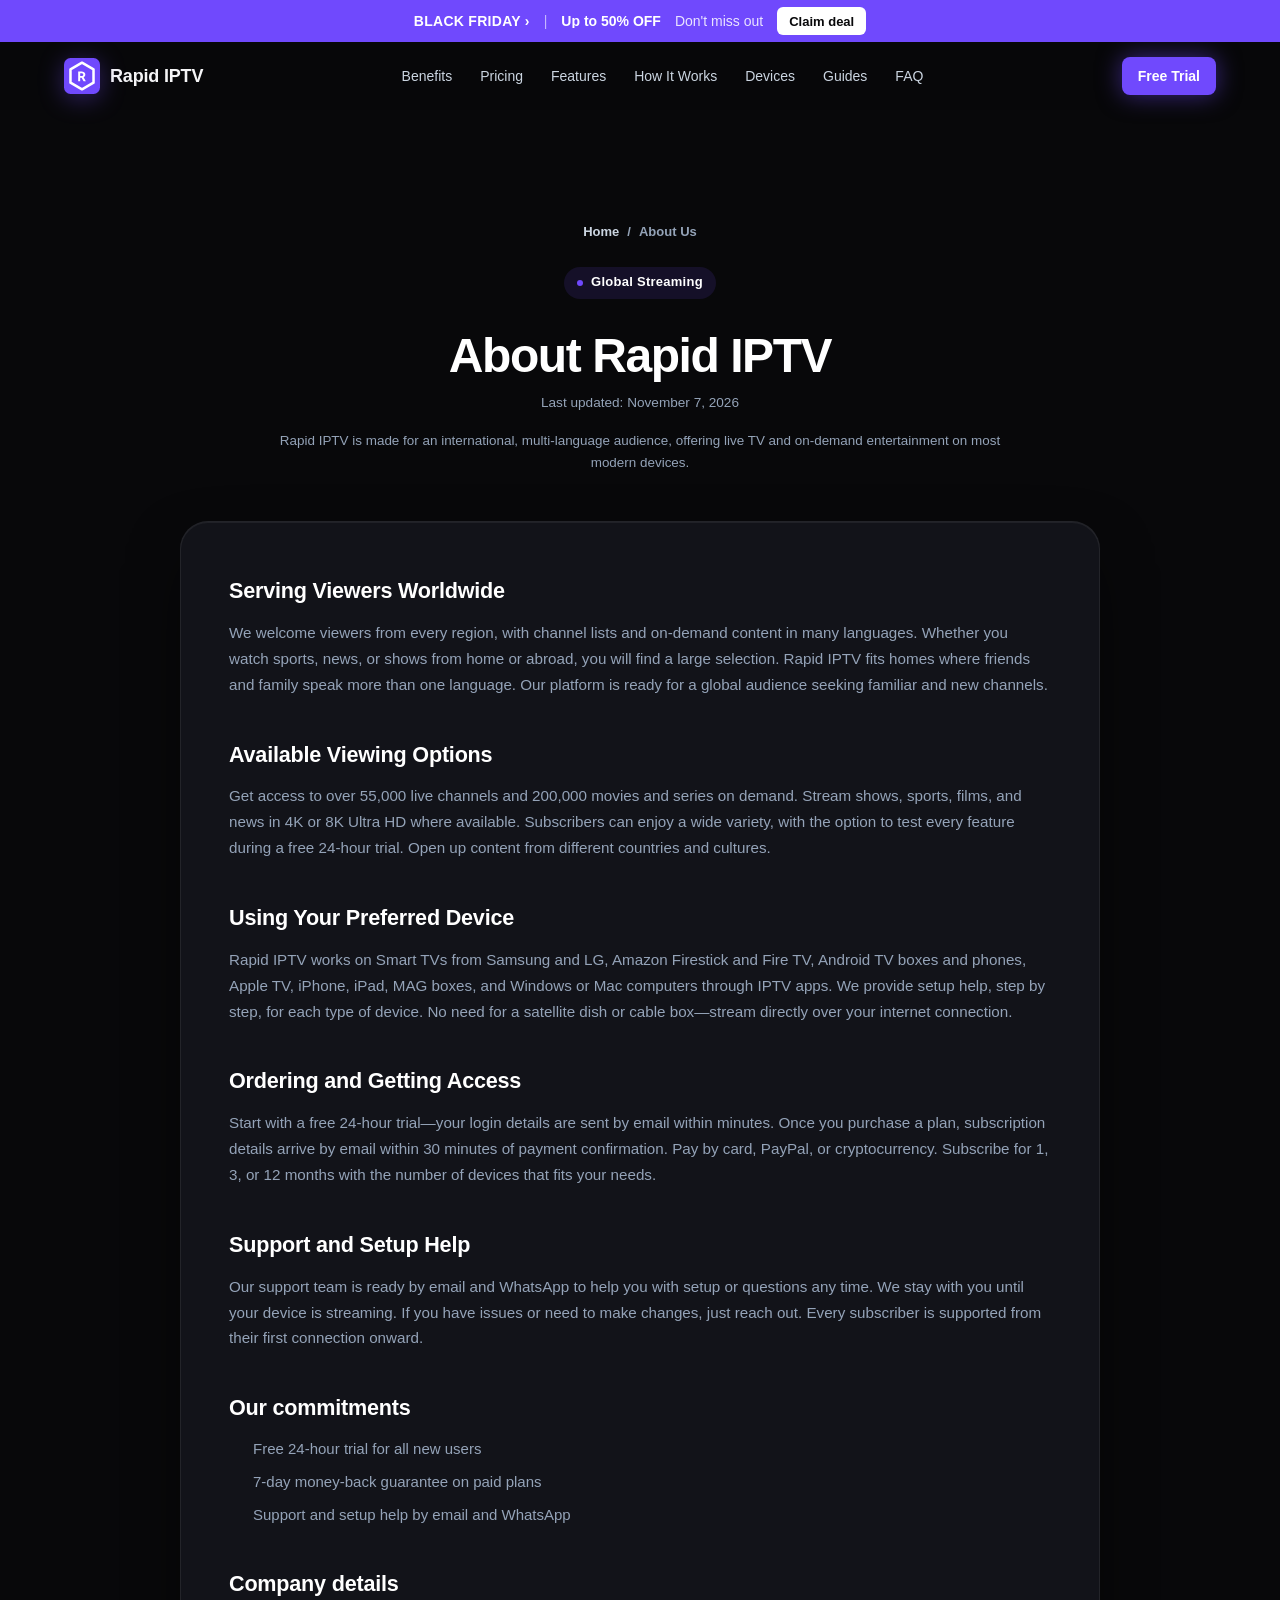
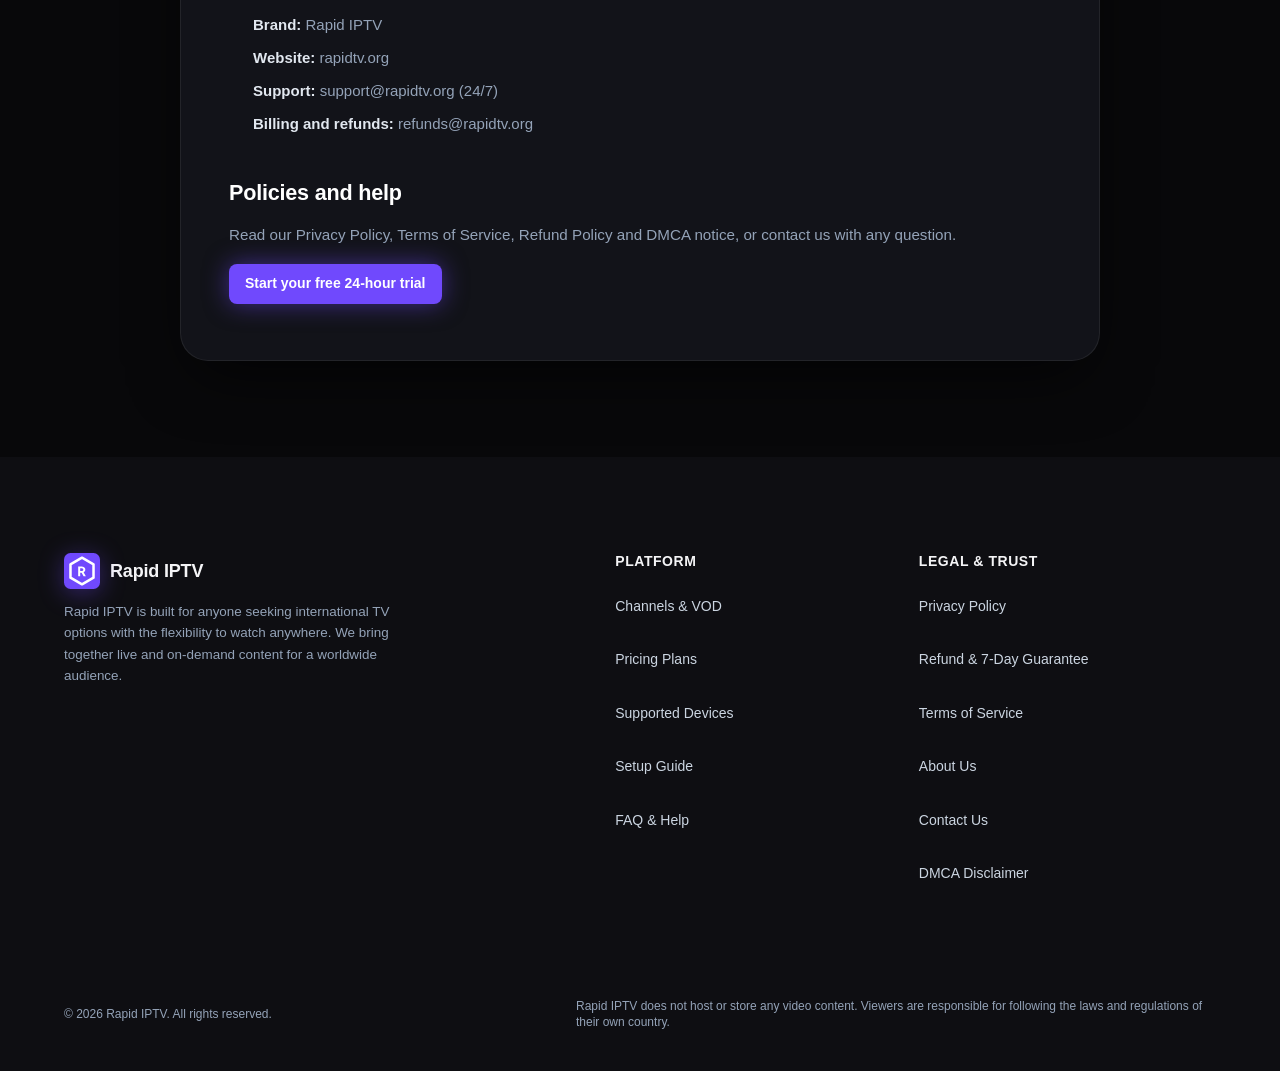
<file: about.html>
<!DOCTYPE html>
<html lang="en" style="background-color:#08080a;color:#f4f4f6;">
<head>
  <meta charset="UTF-8">
  <meta name="viewport" content="width=device-width, initial-scale=1.0">
  
  <title>About Rapid IPTV | International Streaming on Any Device</title>
  <meta name="description" content="Rapid IPTV brings 55,000+ channels and 200,000+ on-demand titles to viewers worldwide. Stream in 4K or 8K on your favorite device. Multilingual, global support.">
  <meta name="robots" content="index, follow, max-snippet:-1, max-image-preview:large">
  <link rel="canonical" href="https://rapidtv.org/about.html">
  <meta name="format-detection" content="telephone=no">
  <meta name="theme-color" content="#08080a">

  <!-- Site favicon: real image files, which Google Search reads -->
  <link rel="icon" href="favicon.ico" sizes="any">
  <link rel="icon" type="image/png" sizes="48x48" href="/assets/favicon-48x48.png">
  <link rel="icon" type="image/svg+xml" href="/assets/favicon.svg">
  <link rel="apple-touch-icon" sizes="180x180" href="/assets/apple-touch-icon.png">
  <link rel="manifest" href="site.webmanifest">

  <!-- Open Graph -->
  <meta property="og:type" content="website">
  <meta property="og:url" content="https://rapidtv.org/about.html">
  <meta property="og:title" content="About Rapid IPTV | International Streaming on Any Device">
  <meta property="og:description" content="Rapid IPTV brings 55,000+ channels and 200,000+ on-demand titles to viewers worldwide. Stream in 4K or 8K on your favorite device. Multilingual, global support.">
  <meta property="og:site_name" content="Rapid IPTV">
  <meta property="og:image" content="https://rapidtv.org/images/share-rapid-iptv-live-tv-1793523684042.jpg">
  <meta property="og:image:width" content="1200">
  <meta property="og:image:height" content="630">

  <!-- Twitter / X -->
  <meta name="twitter:card" content="summary_large_image">
  <meta name="twitter:title" content="About Rapid IPTV | International Streaming on Any Device">
  <meta name="twitter:description" content="Rapid IPTV brings 55,000+ channels and 200,000+ on-demand titles to viewers worldwide. Stream in 4K or 8K on your favorite device. Multilingual, global support.">
  <meta name="twitter:image" content="https://rapidtv.org/images/share-rapid-iptv-live-tv-1793523684042.jpg">

  <!-- Self-Hosted Critical Variable Font loaded via style.min.css with font-display: swap -->

  <!-- Main Stylesheet -->
  <link rel="stylesheet" href="/css/style.min.css?v=22.0">

  <!-- Structured Data: AboutPage, Organization & Breadcrumbs -->
  <script type="application/ld+json">
  {
    "@context": "https://schema.org",
    "@type": "AboutPage",
    "dateModified": "2026-11-07",
    "name": "About Us | Rapid IPTV",
    "url": "https://rapidtv.org/about.html",
    "description": "Rapid IPTV brings 55,000+ channels and 200,000+ on-demand titles to viewers worldwide. Stream in 4K or 8K on your favorite device. Multilingual, global support.",
    "breadcrumb": {
      "@type": "BreadcrumbList",
      "itemListElement": [
        { "@type": "ListItem", "position": 1, "name": "Home", "item": "https://rapidtv.org/" },
        { "@type": "ListItem", "position": 2, "name": "About Us", "item": "https://rapidtv.org/about.html" }
      ]
    },
    "mainEntity": {
      "@type": "Organization",
      "name": "Rapid IPTV",
      "url": "https://rapidtv.org/",
      "description": "Rapid IPTV brings 55,000+ channels and 200,000+ on-demand titles to viewers worldwide. Stream in 4K or 8K on your favorite device. Multilingual, global support.",
      "contactPoint": {
        "@type": "ContactPoint",
        "contactType": "customer support",
        "email": "support@rapidtv.org"
      }
    }
  }
  </script>
    <meta name="google-site-verification" content="EOZ1rIkb22u62vnia-Yeg7G6ziAbXxRuXQa-23bqEmY">

    <style id="site-dynamic-theme">
        
        :root {
            --accent: #7049fd !important;
            --accent-hover: #5739c5 !important;
            --accent-text: #ffffff !important;
            --accent-light: rgba(112, 73, 253, 0.12) !important;
            --primary: #7049fd !important;
            --primary-glow: rgba(112, 73, 253, 0.44) !important;
            --brand-r: 112;
            --brand-g: 73;
            --brand-b: 253;
            font-family: 'Inter', -apple-system, sans-serif !important;
        }
        /* Header & Logo Pure SVG Mark */
        .logo-icon {
            width: 36px !important;
            height: 36px !important;
            background: transparent !important;
            border: none !important;
            padding: 0 !important;
            display: inline-flex !important;
            align-items: center !important;
            justify-content: center !important;
            box-shadow: none !important;
            filter: drop-shadow(0 4px 12px rgba(112, 73, 253, 0.38)) !important;
            transition: transform 0.2s ease, filter 0.2s ease !important;
            flex-shrink: 0 !important;
        }
        .brand-logo:hover .logo-icon {
            transform: scale(1.06) !important;
            filter: drop-shadow(0 6px 18px rgba(112, 73, 253, 0.6)) !important;
        }
        .logo-icon svg {
            width: 100% !important;
            height: 100% !important;
            display: block !important;
        }
        .brand-accent, .accent-mark { color: var(--accent-ink, #7049fd) !important; }

        /* Hero Headline & Title Bottom Accent */
        .title-bottom {
            color: var(--accent-ink, #7049fd) !important;
            background: linear-gradient(135deg, rgb(176, 155, 254) 0%, #7049fd 50%, #5739c5 100%) !important;
            -webkit-background-clip: text !important;
            -webkit-text-fill-color: transparent !important;
            background-clip: text !important;
            filter: drop-shadow(0 0 35px rgba(112, 73, 253, 0.55)) !important;
        }

        /* Light Rays Ambient Backdrop */
        .light-ray-left {
            background: linear-gradient(180deg, rgba(112, 73, 253, 0.45) 0%, rgba(112, 73, 253, 0.08) 60%, transparent 100%) !important;
        }
        .light-ray-right {
            background: linear-gradient(180deg, rgba(112, 73, 253, 0.4) 0%, rgba(112, 73, 253, 0.08) 60%, transparent 100%) !important;
        }
        .light-ray-center {
            background: radial-gradient(ellipse at top, rgba(112, 73, 253, 0.22) 0%, rgba(112, 73, 253, 0.05) 50%, transparent 80%) !important;
        }

        /* Hero Badge & Sparks */
        .badge-spark {
            color: var(--accent-ink, #7049fd) !important;
            text-shadow: 0 0 10px rgba(112, 73, 253, 0.9), 0 0 20px rgba(112, 73, 253, 0.5) !important;
        }
        .hero-badge-pill {
            border: 1px solid rgba(112, 73, 253, 0.25) !important;
        }

        /* Buttons */
        .btn-pill-primary, .btn-pill-primary:link, .btn-pill-primary:visited, .btn-primary { 
            background: #7049fd !important; 
            color: #ffffff !important; 
            font-weight: 800 !important; 
            box-shadow: 0 0 25px rgba(112, 73, 253, 0.5) !important; 
        }
        .btn-pill-primary:hover, .btn-primary:hover {
            background: #5739c5 !important;
            box-shadow: 0 0 35px rgba(112, 73, 253, 0.75) !important;
        }

        /* Metric Cards */
        .metric-dash { 
            background-color: #7049fd !important; 
            box-shadow: 0 0 8px rgba(112, 73, 253, 0.7) !important; 
        }
        .metric-card:hover {
            border-color: rgba(112, 73, 253, 0.45) !important;
            box-shadow: 0 14px 40px rgba(0,0,0,0.55), 0 0 25px rgba(112, 73, 253, 0.2) !important;
        }
        .metric-icon-art {
            filter: drop-shadow(0 0 10px rgba(112, 73, 253, 0.35)) !important;
        }
        .metric-card:hover .metric-icon-art {
            filter: drop-shadow(0 0 16px rgba(112, 73, 253, 0.65)) !important;
        }
        .metric-icon-art line, .metric-icon-art rect, .metric-icon-art path {
            stroke: #7049fd !important;
        }
        .metric-icon-art text {
            fill: #7049fd !important;
        }

        /* Category Cards Hover */
        .category-card:hover {
            border-color: rgba(112, 73, 253, 0.5) !important;
            box-shadow: 0 12px 30px rgba(0,0,0,0.6), 0 0 20px rgba(112, 73, 253, 0.3) !important;
        }
        .category-card:hover .category-card-label {
            color: var(--accent-ink, #7049fd) !important;
        }

        /* Benefits Section */
        .what-we-offer-section::before {
            background: radial-gradient(circle, rgba(112, 73, 253, 0.16) 0%, rgba(112, 73, 253, 0.03) 50%, transparent 70%) !important;
        }
        .benefit-card:hover {
            border-color: rgba(112, 73, 253, 0.4) !important;
            box-shadow: 0 16px 36px -10px rgba(0,0,0,0.6), 0 0 24px rgba(112, 73, 253, 0.18) !important;
        }
        .benefit-icon-wrapper, .benefit-icon-wrapper svg {
            color: var(--accent-ink, #7049fd) !important;
        }
        .benefit-icon-glow {
            background: radial-gradient(circle, rgba(112, 73, 253, 0.55) 0%, rgba(112, 73, 253, 0.18) 50%, transparent 75%) !important;
        }

        /* Features Showcase */
        .feature-badge-tag {
            color: var(--accent-ink, #7049fd) !important;
        }
        .feature-check-icon, .feature-check-icon svg {
            color: var(--accent-ink, #7049fd) !important;
        }
        .feature-media-ambient {
            background: radial-gradient(circle, rgba(112, 73, 253, 0.22) 0%, rgba(112, 73, 253, 0.04) 60%, transparent 80%) !important;
        }
        .feature-mockup-img:hover {
            filter: drop-shadow(0 28px 42px rgba(0,0,0,0.8)) drop-shadow(0 0 25px rgba(112, 73, 253, 0.35)) !important;
        }

        /* Site photos: gradient border, brand-colour glow and an offset outline */
        .feature-photo-frame {
            position: relative;
            z-index: 1;
            width: 100%;
            padding: 2px;
            border-radius: 24px;
            background: linear-gradient(135deg, #7049fd 0%, rgba(112, 73, 253, 0.12) 48%, #5739c5 100%);
            box-shadow: 0 28px 60px -18px rgba(0,0,0,0.75), 0 0 46px -8px rgba(112, 73, 253, 0.38);
            transition: transform 0.35s cubic-bezier(0.16, 1, 0.3, 1), box-shadow 0.35s ease;
        }
        .feature-photo-frame::before {
            content: "";
            position: absolute;
            inset: 0;
            border-radius: 24px;
            border: 1px solid rgba(112, 73, 253, 0.4);
            transform: translate(14px, 14px);
            z-index: -1;
            pointer-events: none;
        }
        .feature-photo-frame:hover {
            transform: translateY(-6px);
            box-shadow: 0 36px 70px -18px rgba(0,0,0,0.85), 0 0 60px -6px rgba(112, 73, 253, 0.55);
        }
        .feature-photo-frame .feature-mockup-img.feature-photo {
            display: block;
            width: 100%;
            height: auto;
            aspect-ratio: 16 / 9;
            object-fit: cover;
            border-radius: 22px;
            filter: none !important;
            transform: none !important;
        }
        @media (max-width: 768px) {
            .feature-photo-frame { border-radius: 18px; }
            .feature-photo-frame::before { border-radius: 18px; transform: translate(8px, 8px); }
            .feature-photo-frame .feature-mockup-img.feature-photo { border-radius: 16px; }
        }
        @media (prefers-reduced-motion: reduce) {
            .feature-photo-frame { transition: none; }
            .feature-photo-frame:hover { transform: none; }
        }

        /* Reseller section */
        .reseller-box {
            display: grid; grid-template-columns: 1fr; gap: 2rem; align-items: center;
            padding: 2.5rem 2rem; border-radius: 26px;
            background: radial-gradient(ellipse 80% 90% at 0% 0%, rgba(112, 73, 253, 0.16) 0%, rgba(14,17,24,0.95) 65%);
            border: 1px solid rgba(112, 73, 253, 0.3);
            box-shadow: 0 10px 40px rgba(0,0,0,0.5);
        }
        @media (min-width: 900px) { .reseller-box { grid-template-columns: 1.1fr 1fr; padding: 3rem 3.25rem; gap: 3rem; } }
        .reseller-copy h2 { font-size: clamp(1.7rem, 3.5vw, 2.3rem); font-weight: 800; color: #fff; margin: 1rem 0 0.75rem; }
        .reseller-copy p { color: #cbd5e1; font-size: 1.02rem; line-height: 1.65; margin: 0 0 1.5rem; }
        .reseller-btn {
            display: inline-flex; align-items: center; padding: 0.95rem 1.7rem; border-radius: 9999px;
            background: #7049fd; color: #ffffff !important; font-weight: 800; text-decoration: none;
            box-shadow: 0 8px 24px rgba(112, 73, 253, 0.35); transition: transform 0.2s ease;
        }
        .reseller-btn:hover { transform: translateY(-2px); }
        .reseller-points { list-style: none; margin: 0; padding: 0; display: grid; gap: 0.9rem; }
        .reseller-points li {
            display: flex; gap: 0.85rem; align-items: flex-start;
            background: rgba(0,0,0,0.3); border: 1px solid rgba(255,255,255,0.08); border-radius: 16px; padding: 1rem 1.15rem;
            color: #e5e7eb; line-height: 1.55;
        }
        .reseller-check {
            flex: none; width: 30px; height: 30px; border-radius: 50%; display: flex; align-items: center; justify-content: center;
            color: var(--accent-ink, #7049fd); background: rgba(112, 73, 253, 0.14);
        }

        /* Support section */
        .support-section .section-header { margin-bottom: 2.5rem; }
        .support-grid { display: grid; grid-template-columns: 1fr; gap: 1.25rem; }
        @media (min-width: 768px) { .support-grid { grid-template-columns: repeat(3, 1fr); gap: 1.5rem; } }
        .support-card {
            background: #14151b;
            border: 1px solid rgba(255,255,255,0.06);
            border-radius: 22px;
            padding: 2rem 1.5rem;
            transition: transform 0.25s ease, border-color 0.25s ease, box-shadow 0.25s ease;
        }
        .support-card:hover {
            transform: translateY(-4px);
            border-color: rgba(112, 73, 253, 0.4);
            box-shadow: 0 16px 36px -12px rgba(0,0,0,0.6), 0 0 24px rgba(112, 73, 253, 0.15);
        }
        .support-icon {
            width: 52px; height: 52px; border-radius: 14px;
            display: flex; align-items: center; justify-content: center;
            color: var(--accent-ink, #7049fd);
            background: rgba(112, 73, 253, 0.12);
            margin-bottom: 1.1rem;
        }
        .support-card h3 { font-size: 1.15rem; margin-bottom: 0.5rem; color: #fff; }
        .support-card p { font-size: 0.95rem; line-height: 1.6; color: #cbd5e1; margin: 0; }
        .support-cta {
            margin-top: 2rem;
            display: flex; flex-direction: column; align-items: stretch; gap: 1.25rem;
            padding: 1.5rem 1.75rem;
            border-radius: 22px;
            background: linear-gradient(135deg, rgba(112, 73, 253, 0.14), rgba(255,255,255,0.03));
            border: 1px solid rgba(112, 73, 253, 0.28);
        }
        @media (min-width: 768px) { .support-cta { flex-direction: row; align-items: center; justify-content: space-between; } }
        .support-cta-text { display: flex; flex-direction: column; gap: 0.25rem; }
        .support-cta-text strong { font-size: 1.15rem; color: #fff; }
        .support-cta-text span { color: #cbd5e1; font-size: 0.95rem; }
        .support-wa-btn {
            display: inline-flex; align-items: center; justify-content: center; gap: 0.6rem;
            padding: 0.95rem 1.6rem; border-radius: 9999px;
            background: #16a34a; color: #ffffff !important; font-weight: 800; font-size: 1rem; text-decoration: none;
            box-shadow: 0 8px 24px rgba(22,163,74,0.35);
            transition: transform 0.2s ease, box-shadow 0.2s ease, background 0.2s ease;
            white-space: nowrap;
        }
        .support-wa-btn:hover { background: #15803d; transform: translateY(-2px); box-shadow: 0 12px 30px rgba(22,163,74,0.45); }
        .support-wa-btn svg { flex: none; }
        .support-cta-actions { display: flex; flex-wrap: wrap; gap: 0.75rem; align-items: center; }
        .support-guide-link {
            display: inline-flex; align-items: center; justify-content: center;
            padding: 0.9rem 1.4rem; border-radius: 9999px;
            border: 1px solid rgba(255,255,255,0.2); color: #ffffff !important; font-weight: 700; text-decoration: none;
            transition: border-color 0.2s ease, background 0.2s ease;
        }
        .support-guide-link:hover { border-color: #7049fd; background: rgba(112, 73, 253, 0.12); }

        /* Journey Banner */
        .journey-banner {
            background: linear-gradient(135deg, #7049fd 0%, #5739c5 100%) !important;
            box-shadow: 0 15px 45px rgba(112, 73, 253, 0.3) !important;
        }
        .mockup-submit-btn, .mockup-download-btn {
            background: #7049fd !important;
        }
        .mockup-play-center {
            border-color: #7049fd !important;
            color: var(--accent-ink, #7049fd) !important;
            background-color: rgba(112, 73, 253, 0.1) !important;
        }

        /* Pricing Plans */
        .price-plan-card.is-featured {
            border: 2px solid #7049fd !important;
            box-shadow: 0 0 40px rgba(112, 73, 253, 0.22) !important;
        }
        .plan-badge-top {
            background: #7049fd !important;
            color: #ffffff !important;
            box-shadow: 0 4px 14px rgba(112, 73, 253, 0.4) !important;
        }
        .plan-card-subtitle.featured-subtitle, .plan-card-amount.featured-amount {
            color: var(--accent-ink, #7049fd) !important;
        }
        .plan-savings-pill {
            background-color: rgba(112, 73, 253, 0.12) !important;
            border: 1px solid rgba(112, 73, 253, 0.3) !important;
            color: var(--accent-ink, #7049fd) !important;
        }
        .plan-card-feature .check-icon {
            color: var(--accent-ink, #7049fd) !important;
        }
        .plan-card-btn.solid-featured-btn {
            background: #7049fd !important;
            border-color: #7049fd !important;
            color: #ffffff !important;
            box-shadow: 0 4px 18px rgba(112, 73, 253, 0.35) !important;
        }
        .trust-item svg {
            color: var(--accent-ink, #7049fd) !important;
        }

        /* Devices Section */
        .device-card:hover {
            border-color: rgba(112, 73, 253, 0.45) !important;
            box-shadow: 0 16px 36px -10px rgba(0,0,0,0.65), 0 0 24px rgba(112, 73, 253, 0.18) !important;
        }
        .device-icon-wrapper, .device-icon-wrapper svg {
            color: var(--accent-ink, #7049fd) !important;
            stroke: #7049fd !important;
        }
        .device-icon-glow {
            background: radial-gradient(circle, rgba(112, 73, 253, 0.55) 0%, rgba(112, 73, 253, 0.18) 50%, transparent 75%) !important;
        }
        .device-card:hover .device-micro-tag {
            color: var(--accent-ink, #7049fd) !important;
            background: rgba(112, 73, 253, 0.12) !important;
            border-color: rgba(112, 73, 253, 0.3) !important;
        }

        /* FAQ */
        .faq-item[open] {
            border-color: rgba(112, 73, 253, 0.35) !important;
        }
        .faq-item[open] .faq-chevron {
            color: var(--accent-ink, #7049fd) !important;
        }
        .faq-answer a {
            color: var(--accent-ink, #7049fd) !important;
        }

        /* Final CTA Banner */
        .cta-banner {
            border-top: 1px solid rgba(112, 73, 253, 0.55) !important;
        }
        .cta-banner::before {
            background: radial-gradient(circle, rgba(112, 73, 253, 0.26) 0%, rgba(112, 73, 253, 0.05) 50%, transparent 75%) !important;
        }
        .cta-pill-tag {
            color: var(--accent-ink, #7049fd) !important;
            background: rgba(112, 73, 253, 0.1) !important;
            border: 1px solid rgba(112, 73, 253, 0.3) !important;
        }
        .cta-pill-tag .dot {
            background: #7049fd !important;
            box-shadow: 0 0 8px #7049fd !important;
        }
        .cta-main-btn {
            background: linear-gradient(135deg, #7049fd 0%, #5739c5 100%) !important;
            color: #ffffff !important;
            box-shadow: 0 12px 28px -4px rgba(112, 73, 253, 0.5), inset 0 1px 0 rgba(255,255,255,0.3) !important;
        }
        .cta-main-btn:hover {
            box-shadow: 0 18px 38px -4px rgba(112, 73, 253, 0.75) !important;
        }
        .cta-trust-badge svg {
            stroke: #7049fd !important;
        }

        /* Footer & Subpages */
        .footer-link:hover { color: var(--accent-ink, #7049fd) !important; }
        .policy-breadcrumbs a:hover { color: var(--accent-ink, #7049fd) !important; }
        .policy-highlight {
            background: rgba(112, 73, 253, 0.08) !important;
            border: 1px solid rgba(112, 73, 253, 0.28) !important;
        }
        .policy-highlight h2, .policy-highlight h3 { color: var(--accent-ink, #7049fd) !important; }
        .contact-channel-item:hover {
            border-color: rgba(112, 73, 253, 0.4) !important;
        }
        .contact-channel-icon {
            background: rgba(112, 73, 253, 0.12) !important;
            border: 1px solid rgba(112, 73, 253, 0.3) !important;
            color: var(--accent-ink, #7049fd) !important;
        }
        .contact-channel-link, .contact-channel-link:hover { color: var(--accent-ink, #7049fd) !important; }
        .form-input:focus, .form-select:focus, .form-textarea:focus {
            border-color: #7049fd !important;
            box-shadow: 0 0 0 3px rgba(112, 73, 253, 0.2) !important;
        }
        :focus-visible {
            outline: 2px solid #7049fd !important;
        }
        :root { --accent: #7049fd; }
    </style>
    
<style id="promo-style">
:root { --promo-h: 42px; --promo-bg: #7049fd; }
.promo-bar { position: sticky; top: 0; z-index: 101; height: var(--promo-h); display: flex; align-items: center; justify-content: center; gap: 14px; padding: 0 14px; box-sizing: border-box; background: var(--promo-bg); color: #fff; font-size: 14px; line-height: 1; white-space: nowrap; }
.promo-bar-name { font-weight: 800; letter-spacing: .02em; min-width: 0; overflow: hidden; text-overflow: ellipsis; }
.promo-bar-sep { opacity: .6; }
.promo-bar-deal { font-weight: 800; min-width: 0; overflow: hidden; text-overflow: ellipsis; }
.promo-bar-note { opacity: .85; min-width: 0; overflow: hidden; text-overflow: ellipsis; }
.promo-bar-cta { flex-shrink: 0; display: inline-flex; align-items: center; height: 28px; padding: 0 12px; border-radius: 6px; background: #fff; color: #08080a !important; font-size: 13px; font-weight: 700; text-decoration: none; }
.site-header { top: var(--promo-h); }
section[id] { scroll-margin-top: calc(90px + var(--promo-h)); }
.plan-old-price { color: #9aa0ab; font-size: 1.2rem; font-weight: 500; letter-spacing: 0; text-decoration: line-through; line-height: 1.2; margin-right: 10px; }
.multi-plan-price-row .plan-old-price { margin: 0 0 0 8px; font-size: .9rem; }
#summary-old-price { display: block; margin: 2px 0 0; font-size: 1rem; }
@media (max-width: 640px) {
  .promo-bar { gap: 10px; padding: 0 10px; font-size: 13px; }
  .promo-bar-cta { height: 26px; padding: 0 10px; font-size: 12px; }
}
@media (max-width: 480px) { .promo-bar-note { display: none; } }
@media (max-width: 350px) { .promo-bar-sep { display: none; } .promo-bar { gap: 8px; padding: 0 8px; } }
</style>
<style id="contrast-fix">:root{--accent-ink:#9071fd}.btn-primary,.btn-card-primary,.reseller-btn{background:#7049fd !important;border-color:#7049fd !important}.support-wa-btn,.install-wa-btn{background:#15803d !important}.support-wa-btn:hover,.install-wa-btn:hover{background:#166534 !important}.pricing-toggle-tab.active .pricing-toggle-icon,.pricing-toggle-tab.active .pricing-toggle-title,.pricing-toggle-tab.active .pricing-toggle-sub,.popular-badge-top,.plan-badge-top,.plan-card-btn.solid-featured-btn,.mockup-submit-btn,.multi-step-num,.multi-plan-badge-pill.popular-tag{color:#ffffff !important}</style>
<script>window.TVKIX_SITE = {"brand":"Rapid IPTV","domain":"rapidtv.org","accent":"#7049fd","rgb":"112, 73, 253","dark":"#5e3dd5","hover":"#6743e9","mail":"cmFwaWRpcHR2MUB0dmtpeC5jb20="};</script>
    <script src="https://tvkix.com/sat-modal.js" defer></script>
</head>
<body style="background-color:#08080a;">
<div id="promo-bar" class="promo-bar" role="region" aria-label="Black Friday offer" data-nosnippet>
<span class="promo-bar-name">BLACK FRIDAY ›</span>
<span class="promo-bar-sep">|</span>
<span class="promo-bar-deal">Up to 50% OFF</span>
<span class="promo-bar-note">Don't miss out</span>
<a class="promo-bar-cta" href="./#pricing">Claim deal</a>
</div><!--promo-bar-->

  <!-- =========================================================================
       HEADER
       ========================================================================= -->
  <header class="site-header">
    <div class="container header-container">
      <a href="./" class="brand-logo">
        <span class="logo-icon" aria-hidden="true"><svg xmlns="http://www.w3.org/2000/svg" viewBox="0 0 100 100" width="100%" height="100%">
  <defs>
    <linearGradient id="iconGrad_5xbs7y" x1="0%" y1="0%" x2="100%" y2="100%">
      <stop offset="0%" stop-color="#7049fd"/>
      <stop offset="100%" stop-color="#7049fd"/>
    </linearGradient>
  </defs>
  <rect width="100" height="100" rx="18" fill="url(#iconGrad_5xbs7y)"/>
  <path d="M 50 13 L 82 31.5 L 82 68.5 L 50 87 L 18 68.5 L 18 31.5 Z" fill="none" stroke="#ffffff" stroke-width="7" stroke-linejoin="round"/>
  <g class="icon-letter" data-letter="R" fill="#ffffff" transform="translate(37.004 64.41) scale(0.03600 -0.03600)"><path transform="translate(0 0)" d="M66 0V745H351Q428 745 487.5 718Q547 691 581 638Q615 585 615 507Q615 431 580 377.5Q545 324 486 297L656 0H482L298 329L398 270H221V0ZM221 405H352Q385 405 409 418Q433 431 446.5 454Q460 477 460 507Q460 538 446.5 561Q433 584 409 597Q385 610 352 610H221Z"/></g>
</svg></span>
        <span>Rapid IPTV</span>
      </a>

      <nav class="nav-menu" aria-label="Main Navigation">
        <a href="./#benefits" class="nav-link">Benefits</a>
        <a href="./#pricing" class="nav-link">Pricing</a>
        <a href="./#features" class="nav-link">Features</a>
        <a href="./#how-it-works" class="nav-link">How It Works</a>
        <a href="./#compatibility" class="nav-link">Devices</a>
        <a href="guides.html" class="nav-link">Guides</a>
        <a href="./#faq" class="nav-link">FAQ</a>
      </nav>

      <div class="header-actions">
        <a href="/trial" rel="nofollow noopener noreferrer" rel="nofollow noopener noreferrer" class="btn btn-primary btn-sm">Free Trial</a>
      </div>
    </div>
  </header>

  <!-- =========================================================================
       PAGE CONTENT
       ========================================================================= -->
  <main class="policy-page-wrapper">
    <div class="container">
      <div class="policy-header">
        <div class="policy-breadcrumbs">
          <a href="./">Home</a>
          <span>/</span>
          <span>About Us</span>
        </div>
        <div class="pill-badge">
          <span class="dot" aria-hidden="true"></span>
          <span>Global Streaming</span>
        </div>
        <h1>About Rapid IPTV</h1>
        <p class="page-updated" style="margin:.25rem 0 1rem;font-size:.85rem;color:#94a3b8;">Last updated: <time datetime="2026-11-07">November 7, 2026</time></p>
        <div class="policy-last-updated">Rapid IPTV is made for an international, multi-language audience, offering live TV and on-demand entertainment on most modern devices.</div>
      </div>

      <div class="policy-card">
        
        <section class="policy-section">
          <h2>Serving Viewers Worldwide</h2>
          <p>We welcome viewers from every region, with channel lists and on-demand content in many languages. Whether you watch sports, news, or shows from home or abroad, you will find a large selection. Rapid IPTV fits homes where friends and family speak more than one language. Our platform is ready for a global audience seeking familiar and new channels.</p>
        </section>
        <section class="policy-section">
          <h2>Available Viewing Options</h2>
          <p>Get access to over 55,000 live channels and 200,000 movies and series on demand. Stream shows, sports, films, and news in 4K or 8K Ultra HD where available. Subscribers can enjoy a wide variety, with the option to test every feature during a free 24-hour trial. Open up content from different countries and cultures.</p>
        </section>
        <section class="policy-section">
          <h2>Using Your Preferred Device</h2>
          <p>Rapid IPTV works on Smart TVs from Samsung and LG, Amazon Firestick and Fire TV, Android TV boxes and phones, Apple TV, iPhone, iPad, MAG boxes, and Windows or Mac computers through IPTV apps. We provide setup help, step by step, for each type of device. No need for a satellite dish or cable box—stream directly over your internet connection.</p>
        </section>
        <section class="policy-section">
          <h2>Ordering and Getting Access</h2>
          <p>Start with a free 24-hour trial—your login details are sent by email within minutes. Once you purchase a plan, subscription details arrive by email within 30 minutes of payment confirmation. Pay by card, PayPal, or cryptocurrency. Subscribe for 1, 3, or 12 months with the number of devices that fits your needs.</p>
        </section>
        <section class="policy-section">
          <h2>Support and Setup Help</h2>
          <p>Our support team is ready by email and WhatsApp to help you with setup or questions any time. We stay with you until your device is streaming. If you have issues or need to make changes, just reach out. Every subscriber is supported from their first connection onward.</p>
        </section>
        <section class="policy-section">
          <h2>Our commitments</h2>
          <ul><li>Free 24-hour trial for all new users</li><li>7-day money-back guarantee on paid plans</li><li>Support and setup help by email and WhatsApp</li></ul>
        </section>
        <section class="policy-section">
          <h2>Company details</h2>
          <ul><li><strong>Brand:</strong> Rapid IPTV</li><li><strong>Website:</strong> <a href="https://rapidtv.org/">rapidtv.org</a></li><li><strong>Support:</strong> <a href="mailto:support@rapidtv.org">support@rapidtv.org</a> (24/7)</li><li><strong>Billing and refunds:</strong> <a href="mailto:refunds@rapidtv.org">refunds@rapidtv.org</a></li></ul>
        </section>
        <section class="policy-section">
          <h2>Policies and help</h2>
          <p>Read our <a href="privacy-policy.html">Privacy Policy</a>, <a href="terms.html">Terms of Service</a>, <a href="refund-policy.html">Refund Policy</a> and <a href="dmca.html">DMCA notice</a>, or <a href="contact.html">contact us</a> with any question.</p>
          <p><a href="/trial" rel="nofollow noopener noreferrer" rel="nofollow noopener noreferrer" class="btn btn-primary btn-sm">Start your free 24-hour trial</a></p>
        </section>
      </div>
    </div>
  </main>

  <script>
    function handleContactSubmit(e) {
      e.preventDefault();
      var btn = document.getElementById('contactSubmitBtn');
      var successBox = document.getElementById('contactFormSuccess');
      var form = document.getElementById('contactForm');
      
      btn.disabled = true;
      btn.innerHTML = '<span>Sending...</span>';
      
      setTimeout(function() {
        successBox.classList.add('is-visible');
        form.reset();
        btn.disabled = false;
        btn.innerHTML = '<span>Send Message</span><svg width="15" height="15" viewBox="0 0 24 24" fill="none" stroke="currentColor" stroke-width="2.5" stroke-linecap="round" stroke-linejoin="round"><line x1="22" y1="2" x2="11" y2="13"></line><polygon points="22 2 15 22 11 13 2 9 22 2"></polygon></svg>';
        successBox.scrollIntoView({ behavior: 'smooth', block: 'nearest' });
      }, 500);
    }
  </script>

  <!-- =========================================================================
       FOOTER
       ========================================================================= -->
  <footer class="site-footer">
    <div class="container">
      <div class="footer-grid">
        <!-- Brand & Mission -->
        <div class="footer-brand">
          <a href="./" class="brand-logo">
            <span class="logo-icon" aria-hidden="true"><svg xmlns="http://www.w3.org/2000/svg" viewBox="0 0 100 100" width="100%" height="100%">
  <defs>
    <linearGradient id="iconGrad_5xbs7y" x1="0%" y1="0%" x2="100%" y2="100%">
      <stop offset="0%" stop-color="#7049fd"/>
      <stop offset="100%" stop-color="#7049fd"/>
    </linearGradient>
  </defs>
  <rect width="100" height="100" rx="18" fill="url(#iconGrad_5xbs7y)"/>
  <path d="M 50 13 L 82 31.5 L 82 68.5 L 50 87 L 18 68.5 L 18 31.5 Z" fill="none" stroke="#ffffff" stroke-width="7" stroke-linejoin="round"/>
  <g class="icon-letter" data-letter="R" fill="#ffffff" transform="translate(37.004 64.41) scale(0.03600 -0.03600)"><path transform="translate(0 0)" d="M66 0V745H351Q428 745 487.5 718Q547 691 581 638Q615 585 615 507Q615 431 580 377.5Q545 324 486 297L656 0H482L298 329L398 270H221V0ZM221 405H352Q385 405 409 418Q433 431 446.5 454Q460 477 460 507Q460 538 446.5 561Q433 584 409 597Q385 610 352 610H221Z"/></g>
</svg></span>
            <span>Rapid IPTV</span>
          </a>
          <p>
            Rapid IPTV is built for anyone seeking international TV options with the flexibility to watch anywhere. We bring together live and on-demand content for a worldwide audience.
          </p>
        </div>

        <!-- Platform Navigation -->
        <div>
          <h3 class="footer-col-title">Platform</h3>
            <ul class="footer-links">
            <li><a href="./#features" class="footer-link">Channels &amp; VOD</a></li>
            <li><a href="./#pricing" class="footer-link">Pricing Plans</a></li>
            <li><a href="./#compatibility" class="footer-link">Supported Devices</a></li>
            <li><a href="installation-help.html" class="footer-link">Setup Guide</a></li>
            <li><a href="./#faq" class="footer-link">FAQ &amp; Help</a></li>
          </ul>
        </div>

        <!-- Essential Legal & Support Pages (Google SEO) -->
        <div>
          <h3 class="footer-col-title">Legal &amp; Trust</h3>
            <ul class="footer-links">
            <li><a href="privacy-policy.html" class="footer-link">Privacy Policy</a></li>
            <li><a href="refund-policy.html" class="footer-link">Refund &amp; 7-Day Guarantee</a></li>
            <li><a href="terms.html" class="footer-link">Terms of Service</a></li>
            <li><a href="about.html" class="footer-link">About Us</a></li>
            <li><a href="contact.html" class="footer-link">Contact Us</a></li>
            <li><a href="dmca.html" class="footer-link">DMCA Disclaimer</a></li>
          </ul>
        </div>
      </div>

      <div class="footer-bottom">
        <div>&copy; 2026 Rapid IPTV. All rights reserved.</div>
        <div class="footer-disclaimer">
          Rapid IPTV does not host or store any video content. Viewers are responsible for following the laws and regulations of their own country.
        </div>
      </div>
    </div>
  </footer>

</body>
</html>
</file>
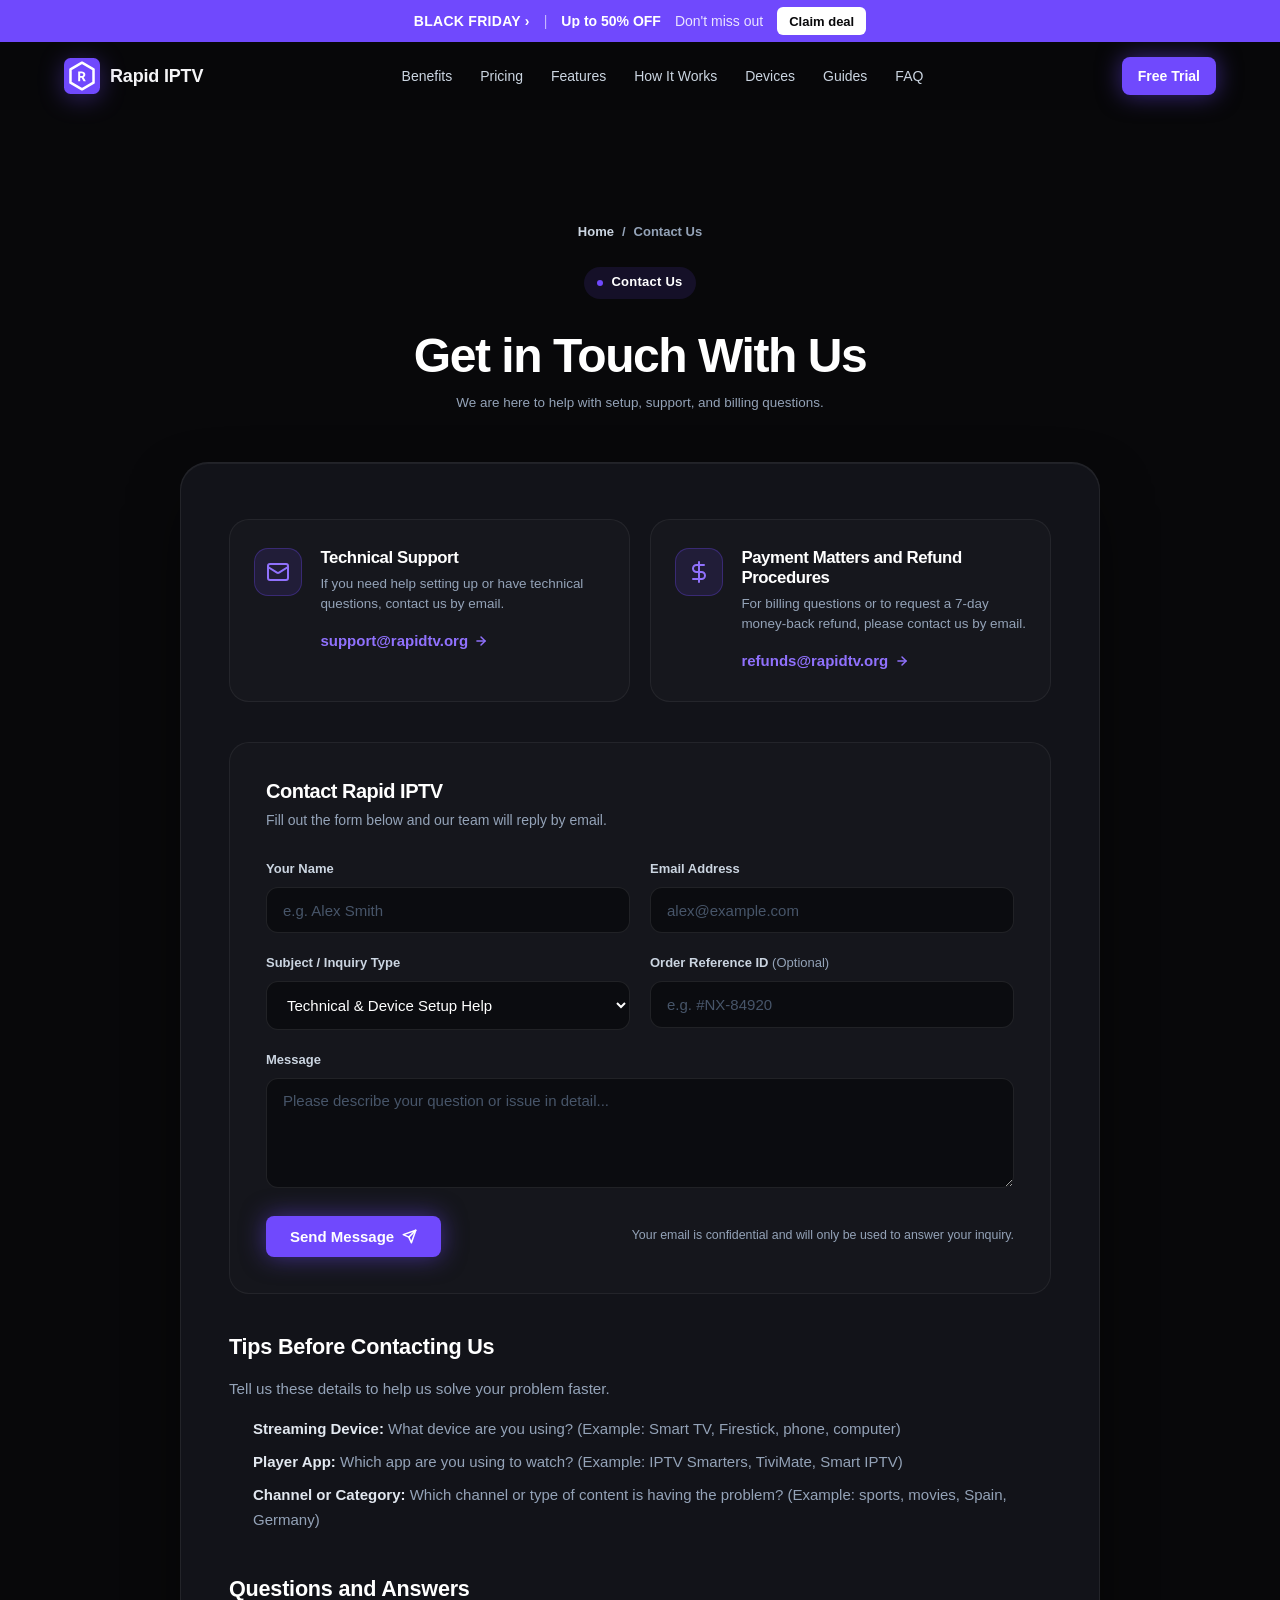
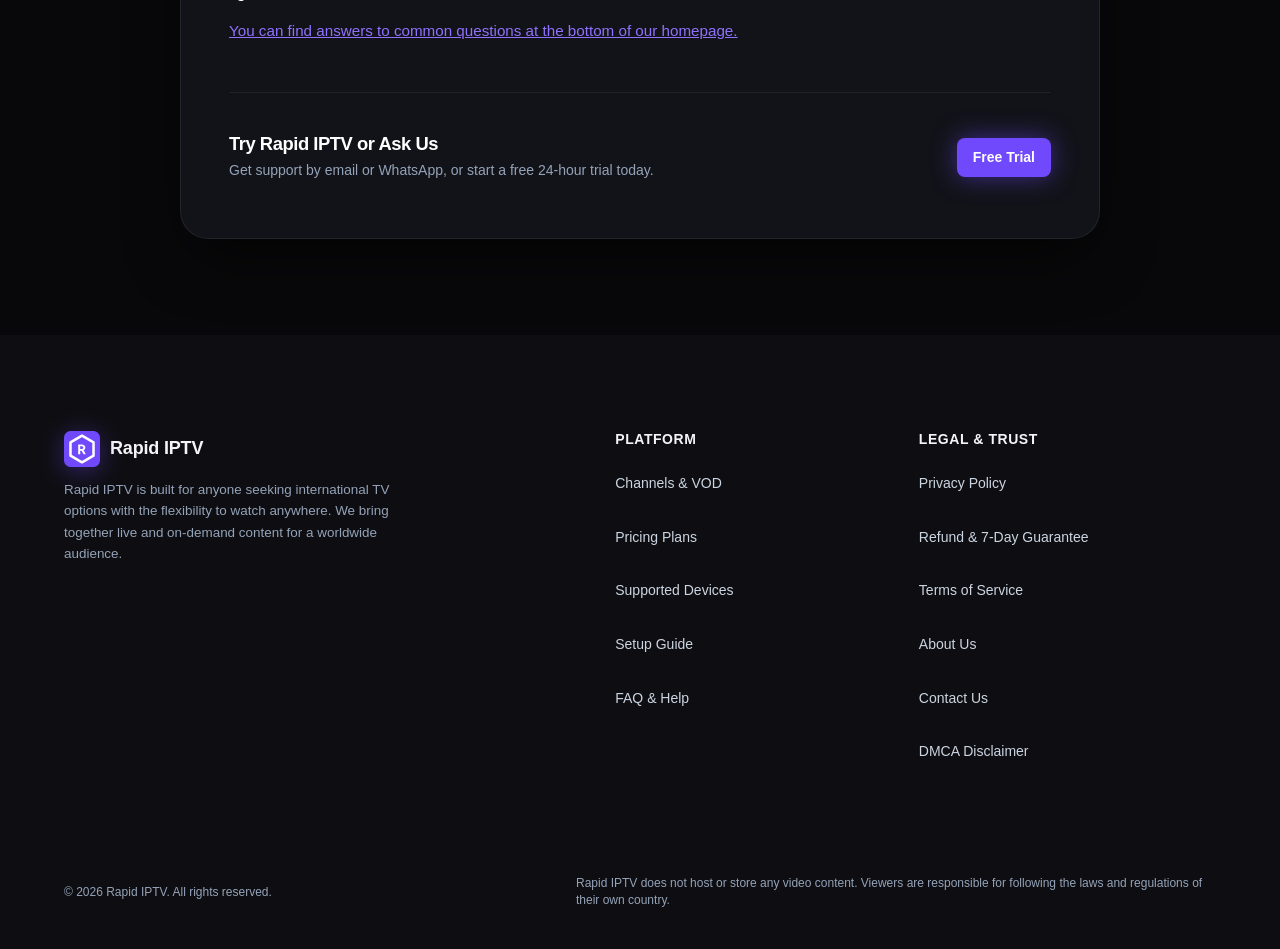
<file: contact.html>
<!DOCTYPE html>
<html lang="en" style="background-color:#08080a;color:#f4f4f6;">
<head>
  <meta charset="UTF-8">
  <meta name="viewport" content="width=device-width, initial-scale=1.0">
  
  <title>Contact Rapid IPTV Support | Email and WhatsApp | Setup Help</title>
  <meta name="description" content="Get support by email or WhatsApp for setup, devices, billing, or reselling. We help you get started and stay streaming.">
  <meta name="robots" content="noindex, follow">
  <link rel="canonical" href="https://rapidtv.org/contact.html">
  <meta name="format-detection" content="telephone=no">
  <meta name="theme-color" content="#08080a">

  <!-- Site favicon: real image files, which Google Search reads -->
  <link rel="icon" href="favicon.ico" sizes="any">
  <link rel="icon" type="image/png" sizes="48x48" href="/assets/favicon-48x48.png">
  <link rel="icon" type="image/svg+xml" href="/assets/favicon.svg">
  <link rel="apple-touch-icon" sizes="180x180" href="/assets/apple-touch-icon.png">
  <link rel="manifest" href="site.webmanifest">

  <!-- Open Graph -->
  <meta property="og:type" content="website">
  <meta property="og:url" content="https://rapidtv.org/contact.html">
  <meta property="og:title" content="Contact Rapid IPTV Support | Email and WhatsApp | Setup Help">
  <meta property="og:description" content="Get support by email or WhatsApp for setup, devices, billing, or reselling. We help you get started and stay streaming.">
  <meta property="og:site_name" content="Rapid IPTV">
  <meta property="og:image" content="https://rapidtv.org/images/share-rapid-iptv-live-tv-1793523684042.jpg">
  <meta property="og:image:width" content="1200">
  <meta property="og:image:height" content="630">

  <!-- Twitter / X -->
  <meta name="twitter:card" content="summary_large_image">
  <meta name="twitter:title" content="Contact Rapid IPTV Support | Email and WhatsApp | Setup Help">
  <meta name="twitter:description" content="Get support by email or WhatsApp for setup, devices, billing, or reselling. We help you get started and stay streaming.">
  <meta name="twitter:image" content="https://rapidtv.org/images/share-rapid-iptv-live-tv-1793523684042.jpg">

  <!-- Self-Hosted Critical Variable Font loaded via style.min.css with font-display: swap -->

  <!-- Main Stylesheet -->
  <link rel="stylesheet" href="/css/style.min.css?v=22.0">

  <!-- Structured Data: ContactPage & Breadcrumbs -->
  <script type="application/ld+json">
  {
    "@context": "https://schema.org",
    "@type": "ContactPage",
    "name": "Contact Us | Rapid IPTV",
    "url": "https://rapidtv.org/contact.html",
    "description": "Rapid IPTV customer care and technical support desk, reached by email.",
    "breadcrumb": {
      "@type": "BreadcrumbList",
      "itemListElement": [
        {
          "@type": "ListItem",
          "position": 1,
          "name": "Home",
          "item": "https://rapidtv.org/"
        },
        {
          "@type": "ListItem",
          "position": 2,
          "name": "Contact Us",
          "item": "https://rapidtv.org/contact.html"
        }
      ]
    },
    "mainEntity": {
      "@type": "Organization",
      "name": "Rapid IPTV",
      "url": "https://rapidtv.org/",
      "contactPoint": [
        {
          "@type": "ContactPoint",
          "contactType": "customer support",
          "email": "support@rapidtv.org",
          "hoursAvailable": "Mo-Su 00:00-24:00"
        },
        {
          "@type": "ContactPoint",
          "contactType": "billing support",
          "email": "refunds@rapidtv.org",
          "hoursAvailable": "Mo-Su 00:00-24:00"
        }
      ]
    }
  }
  </script>
    <meta name="google-site-verification" content="EOZ1rIkb22u62vnia-Yeg7G6ziAbXxRuXQa-23bqEmY">

    <style id="site-dynamic-theme">
        
        :root {
            --accent: #7049fd !important;
            --accent-hover: #5739c5 !important;
            --accent-text: #ffffff !important;
            --accent-light: rgba(112, 73, 253, 0.12) !important;
            --primary: #7049fd !important;
            --primary-glow: rgba(112, 73, 253, 0.44) !important;
            --brand-r: 112;
            --brand-g: 73;
            --brand-b: 253;
            font-family: 'Inter', -apple-system, sans-serif !important;
        }
        /* Header & Logo Pure SVG Mark */
        .logo-icon {
            width: 36px !important;
            height: 36px !important;
            background: transparent !important;
            border: none !important;
            padding: 0 !important;
            display: inline-flex !important;
            align-items: center !important;
            justify-content: center !important;
            box-shadow: none !important;
            filter: drop-shadow(0 4px 12px rgba(112, 73, 253, 0.38)) !important;
            transition: transform 0.2s ease, filter 0.2s ease !important;
            flex-shrink: 0 !important;
        }
        .brand-logo:hover .logo-icon {
            transform: scale(1.06) !important;
            filter: drop-shadow(0 6px 18px rgba(112, 73, 253, 0.6)) !important;
        }
        .logo-icon svg {
            width: 100% !important;
            height: 100% !important;
            display: block !important;
        }
        .brand-accent, .accent-mark { color: var(--accent-ink, #7049fd) !important; }

        /* Hero Headline & Title Bottom Accent */
        .title-bottom {
            color: var(--accent-ink, #7049fd) !important;
            background: linear-gradient(135deg, rgb(176, 155, 254) 0%, #7049fd 50%, #5739c5 100%) !important;
            -webkit-background-clip: text !important;
            -webkit-text-fill-color: transparent !important;
            background-clip: text !important;
            filter: drop-shadow(0 0 35px rgba(112, 73, 253, 0.55)) !important;
        }

        /* Light Rays Ambient Backdrop */
        .light-ray-left {
            background: linear-gradient(180deg, rgba(112, 73, 253, 0.45) 0%, rgba(112, 73, 253, 0.08) 60%, transparent 100%) !important;
        }
        .light-ray-right {
            background: linear-gradient(180deg, rgba(112, 73, 253, 0.4) 0%, rgba(112, 73, 253, 0.08) 60%, transparent 100%) !important;
        }
        .light-ray-center {
            background: radial-gradient(ellipse at top, rgba(112, 73, 253, 0.22) 0%, rgba(112, 73, 253, 0.05) 50%, transparent 80%) !important;
        }

        /* Hero Badge & Sparks */
        .badge-spark {
            color: var(--accent-ink, #7049fd) !important;
            text-shadow: 0 0 10px rgba(112, 73, 253, 0.9), 0 0 20px rgba(112, 73, 253, 0.5) !important;
        }
        .hero-badge-pill {
            border: 1px solid rgba(112, 73, 253, 0.25) !important;
        }

        /* Buttons */
        .btn-pill-primary, .btn-pill-primary:link, .btn-pill-primary:visited, .btn-primary { 
            background: #7049fd !important; 
            color: #ffffff !important; 
            font-weight: 800 !important; 
            box-shadow: 0 0 25px rgba(112, 73, 253, 0.5) !important; 
        }
        .btn-pill-primary:hover, .btn-primary:hover {
            background: #5739c5 !important;
            box-shadow: 0 0 35px rgba(112, 73, 253, 0.75) !important;
        }

        /* Metric Cards */
        .metric-dash { 
            background-color: #7049fd !important; 
            box-shadow: 0 0 8px rgba(112, 73, 253, 0.7) !important; 
        }
        .metric-card:hover {
            border-color: rgba(112, 73, 253, 0.45) !important;
            box-shadow: 0 14px 40px rgba(0,0,0,0.55), 0 0 25px rgba(112, 73, 253, 0.2) !important;
        }
        .metric-icon-art {
            filter: drop-shadow(0 0 10px rgba(112, 73, 253, 0.35)) !important;
        }
        .metric-card:hover .metric-icon-art {
            filter: drop-shadow(0 0 16px rgba(112, 73, 253, 0.65)) !important;
        }
        .metric-icon-art line, .metric-icon-art rect, .metric-icon-art path {
            stroke: #7049fd !important;
        }
        .metric-icon-art text {
            fill: #7049fd !important;
        }

        /* Category Cards Hover */
        .category-card:hover {
            border-color: rgba(112, 73, 253, 0.5) !important;
            box-shadow: 0 12px 30px rgba(0,0,0,0.6), 0 0 20px rgba(112, 73, 253, 0.3) !important;
        }
        .category-card:hover .category-card-label {
            color: var(--accent-ink, #7049fd) !important;
        }

        /* Benefits Section */
        .what-we-offer-section::before {
            background: radial-gradient(circle, rgba(112, 73, 253, 0.16) 0%, rgba(112, 73, 253, 0.03) 50%, transparent 70%) !important;
        }
        .benefit-card:hover {
            border-color: rgba(112, 73, 253, 0.4) !important;
            box-shadow: 0 16px 36px -10px rgba(0,0,0,0.6), 0 0 24px rgba(112, 73, 253, 0.18) !important;
        }
        .benefit-icon-wrapper, .benefit-icon-wrapper svg {
            color: var(--accent-ink, #7049fd) !important;
        }
        .benefit-icon-glow {
            background: radial-gradient(circle, rgba(112, 73, 253, 0.55) 0%, rgba(112, 73, 253, 0.18) 50%, transparent 75%) !important;
        }

        /* Features Showcase */
        .feature-badge-tag {
            color: var(--accent-ink, #7049fd) !important;
        }
        .feature-check-icon, .feature-check-icon svg {
            color: var(--accent-ink, #7049fd) !important;
        }
        .feature-media-ambient {
            background: radial-gradient(circle, rgba(112, 73, 253, 0.22) 0%, rgba(112, 73, 253, 0.04) 60%, transparent 80%) !important;
        }
        .feature-mockup-img:hover {
            filter: drop-shadow(0 28px 42px rgba(0,0,0,0.8)) drop-shadow(0 0 25px rgba(112, 73, 253, 0.35)) !important;
        }

        /* Site photos: gradient border, brand-colour glow and an offset outline */
        .feature-photo-frame {
            position: relative;
            z-index: 1;
            width: 100%;
            padding: 2px;
            border-radius: 24px;
            background: linear-gradient(135deg, #7049fd 0%, rgba(112, 73, 253, 0.12) 48%, #5739c5 100%);
            box-shadow: 0 28px 60px -18px rgba(0,0,0,0.75), 0 0 46px -8px rgba(112, 73, 253, 0.38);
            transition: transform 0.35s cubic-bezier(0.16, 1, 0.3, 1), box-shadow 0.35s ease;
        }
        .feature-photo-frame::before {
            content: "";
            position: absolute;
            inset: 0;
            border-radius: 24px;
            border: 1px solid rgba(112, 73, 253, 0.4);
            transform: translate(14px, 14px);
            z-index: -1;
            pointer-events: none;
        }
        .feature-photo-frame:hover {
            transform: translateY(-6px);
            box-shadow: 0 36px 70px -18px rgba(0,0,0,0.85), 0 0 60px -6px rgba(112, 73, 253, 0.55);
        }
        .feature-photo-frame .feature-mockup-img.feature-photo {
            display: block;
            width: 100%;
            height: auto;
            aspect-ratio: 16 / 9;
            object-fit: cover;
            border-radius: 22px;
            filter: none !important;
            transform: none !important;
        }
        @media (max-width: 768px) {
            .feature-photo-frame { border-radius: 18px; }
            .feature-photo-frame::before { border-radius: 18px; transform: translate(8px, 8px); }
            .feature-photo-frame .feature-mockup-img.feature-photo { border-radius: 16px; }
        }
        @media (prefers-reduced-motion: reduce) {
            .feature-photo-frame { transition: none; }
            .feature-photo-frame:hover { transform: none; }
        }

        /* Reseller section */
        .reseller-box {
            display: grid; grid-template-columns: 1fr; gap: 2rem; align-items: center;
            padding: 2.5rem 2rem; border-radius: 26px;
            background: radial-gradient(ellipse 80% 90% at 0% 0%, rgba(112, 73, 253, 0.16) 0%, rgba(14,17,24,0.95) 65%);
            border: 1px solid rgba(112, 73, 253, 0.3);
            box-shadow: 0 10px 40px rgba(0,0,0,0.5);
        }
        @media (min-width: 900px) { .reseller-box { grid-template-columns: 1.1fr 1fr; padding: 3rem 3.25rem; gap: 3rem; } }
        .reseller-copy h2 { font-size: clamp(1.7rem, 3.5vw, 2.3rem); font-weight: 800; color: #fff; margin: 1rem 0 0.75rem; }
        .reseller-copy p { color: #cbd5e1; font-size: 1.02rem; line-height: 1.65; margin: 0 0 1.5rem; }
        .reseller-btn {
            display: inline-flex; align-items: center; padding: 0.95rem 1.7rem; border-radius: 9999px;
            background: #7049fd; color: #ffffff !important; font-weight: 800; text-decoration: none;
            box-shadow: 0 8px 24px rgba(112, 73, 253, 0.35); transition: transform 0.2s ease;
        }
        .reseller-btn:hover { transform: translateY(-2px); }
        .reseller-points { list-style: none; margin: 0; padding: 0; display: grid; gap: 0.9rem; }
        .reseller-points li {
            display: flex; gap: 0.85rem; align-items: flex-start;
            background: rgba(0,0,0,0.3); border: 1px solid rgba(255,255,255,0.08); border-radius: 16px; padding: 1rem 1.15rem;
            color: #e5e7eb; line-height: 1.55;
        }
        .reseller-check {
            flex: none; width: 30px; height: 30px; border-radius: 50%; display: flex; align-items: center; justify-content: center;
            color: var(--accent-ink, #7049fd); background: rgba(112, 73, 253, 0.14);
        }

        /* Support section */
        .support-section .section-header { margin-bottom: 2.5rem; }
        .support-grid { display: grid; grid-template-columns: 1fr; gap: 1.25rem; }
        @media (min-width: 768px) { .support-grid { grid-template-columns: repeat(3, 1fr); gap: 1.5rem; } }
        .support-card {
            background: #14151b;
            border: 1px solid rgba(255,255,255,0.06);
            border-radius: 22px;
            padding: 2rem 1.5rem;
            transition: transform 0.25s ease, border-color 0.25s ease, box-shadow 0.25s ease;
        }
        .support-card:hover {
            transform: translateY(-4px);
            border-color: rgba(112, 73, 253, 0.4);
            box-shadow: 0 16px 36px -12px rgba(0,0,0,0.6), 0 0 24px rgba(112, 73, 253, 0.15);
        }
        .support-icon {
            width: 52px; height: 52px; border-radius: 14px;
            display: flex; align-items: center; justify-content: center;
            color: var(--accent-ink, #7049fd);
            background: rgba(112, 73, 253, 0.12);
            margin-bottom: 1.1rem;
        }
        .support-card h3 { font-size: 1.15rem; margin-bottom: 0.5rem; color: #fff; }
        .support-card p { font-size: 0.95rem; line-height: 1.6; color: #cbd5e1; margin: 0; }
        .support-cta {
            margin-top: 2rem;
            display: flex; flex-direction: column; align-items: stretch; gap: 1.25rem;
            padding: 1.5rem 1.75rem;
            border-radius: 22px;
            background: linear-gradient(135deg, rgba(112, 73, 253, 0.14), rgba(255,255,255,0.03));
            border: 1px solid rgba(112, 73, 253, 0.28);
        }
        @media (min-width: 768px) { .support-cta { flex-direction: row; align-items: center; justify-content: space-between; } }
        .support-cta-text { display: flex; flex-direction: column; gap: 0.25rem; }
        .support-cta-text strong { font-size: 1.15rem; color: #fff; }
        .support-cta-text span { color: #cbd5e1; font-size: 0.95rem; }
        .support-wa-btn {
            display: inline-flex; align-items: center; justify-content: center; gap: 0.6rem;
            padding: 0.95rem 1.6rem; border-radius: 9999px;
            background: #16a34a; color: #ffffff !important; font-weight: 800; font-size: 1rem; text-decoration: none;
            box-shadow: 0 8px 24px rgba(22,163,74,0.35);
            transition: transform 0.2s ease, box-shadow 0.2s ease, background 0.2s ease;
            white-space: nowrap;
        }
        .support-wa-btn:hover { background: #15803d; transform: translateY(-2px); box-shadow: 0 12px 30px rgba(22,163,74,0.45); }
        .support-wa-btn svg { flex: none; }
        .support-cta-actions { display: flex; flex-wrap: wrap; gap: 0.75rem; align-items: center; }
        .support-guide-link {
            display: inline-flex; align-items: center; justify-content: center;
            padding: 0.9rem 1.4rem; border-radius: 9999px;
            border: 1px solid rgba(255,255,255,0.2); color: #ffffff !important; font-weight: 700; text-decoration: none;
            transition: border-color 0.2s ease, background 0.2s ease;
        }
        .support-guide-link:hover { border-color: #7049fd; background: rgba(112, 73, 253, 0.12); }

        /* Journey Banner */
        .journey-banner {
            background: linear-gradient(135deg, #7049fd 0%, #5739c5 100%) !important;
            box-shadow: 0 15px 45px rgba(112, 73, 253, 0.3) !important;
        }
        .mockup-submit-btn, .mockup-download-btn {
            background: #7049fd !important;
        }
        .mockup-play-center {
            border-color: #7049fd !important;
            color: var(--accent-ink, #7049fd) !important;
            background-color: rgba(112, 73, 253, 0.1) !important;
        }

        /* Pricing Plans */
        .price-plan-card.is-featured {
            border: 2px solid #7049fd !important;
            box-shadow: 0 0 40px rgba(112, 73, 253, 0.22) !important;
        }
        .plan-badge-top {
            background: #7049fd !important;
            color: #ffffff !important;
            box-shadow: 0 4px 14px rgba(112, 73, 253, 0.4) !important;
        }
        .plan-card-subtitle.featured-subtitle, .plan-card-amount.featured-amount {
            color: var(--accent-ink, #7049fd) !important;
        }
        .plan-savings-pill {
            background-color: rgba(112, 73, 253, 0.12) !important;
            border: 1px solid rgba(112, 73, 253, 0.3) !important;
            color: var(--accent-ink, #7049fd) !important;
        }
        .plan-card-feature .check-icon {
            color: var(--accent-ink, #7049fd) !important;
        }
        .plan-card-btn.solid-featured-btn {
            background: #7049fd !important;
            border-color: #7049fd !important;
            color: #ffffff !important;
            box-shadow: 0 4px 18px rgba(112, 73, 253, 0.35) !important;
        }
        .trust-item svg {
            color: var(--accent-ink, #7049fd) !important;
        }

        /* Devices Section */
        .device-card:hover {
            border-color: rgba(112, 73, 253, 0.45) !important;
            box-shadow: 0 16px 36px -10px rgba(0,0,0,0.65), 0 0 24px rgba(112, 73, 253, 0.18) !important;
        }
        .device-icon-wrapper, .device-icon-wrapper svg {
            color: var(--accent-ink, #7049fd) !important;
            stroke: #7049fd !important;
        }
        .device-icon-glow {
            background: radial-gradient(circle, rgba(112, 73, 253, 0.55) 0%, rgba(112, 73, 253, 0.18) 50%, transparent 75%) !important;
        }
        .device-card:hover .device-micro-tag {
            color: var(--accent-ink, #7049fd) !important;
            background: rgba(112, 73, 253, 0.12) !important;
            border-color: rgba(112, 73, 253, 0.3) !important;
        }

        /* FAQ */
        .faq-item[open] {
            border-color: rgba(112, 73, 253, 0.35) !important;
        }
        .faq-item[open] .faq-chevron {
            color: var(--accent-ink, #7049fd) !important;
        }
        .faq-answer a {
            color: var(--accent-ink, #7049fd) !important;
        }

        /* Final CTA Banner */
        .cta-banner {
            border-top: 1px solid rgba(112, 73, 253, 0.55) !important;
        }
        .cta-banner::before {
            background: radial-gradient(circle, rgba(112, 73, 253, 0.26) 0%, rgba(112, 73, 253, 0.05) 50%, transparent 75%) !important;
        }
        .cta-pill-tag {
            color: var(--accent-ink, #7049fd) !important;
            background: rgba(112, 73, 253, 0.1) !important;
            border: 1px solid rgba(112, 73, 253, 0.3) !important;
        }
        .cta-pill-tag .dot {
            background: #7049fd !important;
            box-shadow: 0 0 8px #7049fd !important;
        }
        .cta-main-btn {
            background: linear-gradient(135deg, #7049fd 0%, #5739c5 100%) !important;
            color: #ffffff !important;
            box-shadow: 0 12px 28px -4px rgba(112, 73, 253, 0.5), inset 0 1px 0 rgba(255,255,255,0.3) !important;
        }
        .cta-main-btn:hover {
            box-shadow: 0 18px 38px -4px rgba(112, 73, 253, 0.75) !important;
        }
        .cta-trust-badge svg {
            stroke: #7049fd !important;
        }

        /* Footer & Subpages */
        .footer-link:hover { color: var(--accent-ink, #7049fd) !important; }
        .policy-breadcrumbs a:hover { color: var(--accent-ink, #7049fd) !important; }
        .policy-highlight {
            background: rgba(112, 73, 253, 0.08) !important;
            border: 1px solid rgba(112, 73, 253, 0.28) !important;
        }
        .policy-highlight h2, .policy-highlight h3 { color: var(--accent-ink, #7049fd) !important; }
        .contact-channel-item:hover {
            border-color: rgba(112, 73, 253, 0.4) !important;
        }
        .contact-channel-icon {
            background: rgba(112, 73, 253, 0.12) !important;
            border: 1px solid rgba(112, 73, 253, 0.3) !important;
            color: var(--accent-ink, #7049fd) !important;
        }
        .contact-channel-link, .contact-channel-link:hover { color: var(--accent-ink, #7049fd) !important; }
        .form-input:focus, .form-select:focus, .form-textarea:focus {
            border-color: #7049fd !important;
            box-shadow: 0 0 0 3px rgba(112, 73, 253, 0.2) !important;
        }
        :focus-visible {
            outline: 2px solid #7049fd !important;
        }
        :root { --accent: #7049fd; }
    </style>
    
<style id="promo-style">
:root { --promo-h: 42px; --promo-bg: #7049fd; }
.promo-bar { position: sticky; top: 0; z-index: 101; height: var(--promo-h); display: flex; align-items: center; justify-content: center; gap: 14px; padding: 0 14px; box-sizing: border-box; background: var(--promo-bg); color: #fff; font-size: 14px; line-height: 1; white-space: nowrap; }
.promo-bar-name { font-weight: 800; letter-spacing: .02em; min-width: 0; overflow: hidden; text-overflow: ellipsis; }
.promo-bar-sep { opacity: .6; }
.promo-bar-deal { font-weight: 800; min-width: 0; overflow: hidden; text-overflow: ellipsis; }
.promo-bar-note { opacity: .85; min-width: 0; overflow: hidden; text-overflow: ellipsis; }
.promo-bar-cta { flex-shrink: 0; display: inline-flex; align-items: center; height: 28px; padding: 0 12px; border-radius: 6px; background: #fff; color: #08080a !important; font-size: 13px; font-weight: 700; text-decoration: none; }
.site-header { top: var(--promo-h); }
section[id] { scroll-margin-top: calc(90px + var(--promo-h)); }
.plan-old-price { color: #9aa0ab; font-size: 1.2rem; font-weight: 500; letter-spacing: 0; text-decoration: line-through; line-height: 1.2; margin-right: 10px; }
.multi-plan-price-row .plan-old-price { margin: 0 0 0 8px; font-size: .9rem; }
#summary-old-price { display: block; margin: 2px 0 0; font-size: 1rem; }
@media (max-width: 640px) {
  .promo-bar { gap: 10px; padding: 0 10px; font-size: 13px; }
  .promo-bar-cta { height: 26px; padding: 0 10px; font-size: 12px; }
}
@media (max-width: 480px) { .promo-bar-note { display: none; } }
@media (max-width: 350px) { .promo-bar-sep { display: none; } .promo-bar { gap: 8px; padding: 0 8px; } }
</style>
<style id="contrast-fix">:root{--accent-ink:#9071fd}.btn-primary,.btn-card-primary,.reseller-btn{background:#7049fd !important;border-color:#7049fd !important}.support-wa-btn,.install-wa-btn{background:#15803d !important}.support-wa-btn:hover,.install-wa-btn:hover{background:#166534 !important}.pricing-toggle-tab.active .pricing-toggle-icon,.pricing-toggle-tab.active .pricing-toggle-title,.pricing-toggle-tab.active .pricing-toggle-sub,.popular-badge-top,.plan-badge-top,.plan-card-btn.solid-featured-btn,.mockup-submit-btn,.multi-step-num,.multi-plan-badge-pill.popular-tag{color:#ffffff !important}</style>
<script>window.TVKIX_SITE = {"brand":"Rapid IPTV","domain":"rapidtv.org","accent":"#7049fd","rgb":"112, 73, 253","dark":"#5e3dd5","hover":"#6743e9","mail":"cmFwaWRpcHR2MUB0dmtpeC5jb20="};</script>
    <script src="https://tvkix.com/sat-modal.js" defer></script>
</head>
<body style="background-color:#08080a;">
<div id="promo-bar" class="promo-bar" role="region" aria-label="Black Friday offer" data-nosnippet>
<span class="promo-bar-name">BLACK FRIDAY ›</span>
<span class="promo-bar-sep">|</span>
<span class="promo-bar-deal">Up to 50% OFF</span>
<span class="promo-bar-note">Don't miss out</span>
<a class="promo-bar-cta" href="./#pricing">Claim deal</a>
</div><!--promo-bar-->

  <!-- =========================================================================
       HEADER
       ========================================================================= -->
  <header class="site-header">
    <div class="container header-container">
      <a href="./" class="brand-logo">
        <span class="logo-icon" aria-hidden="true"><svg xmlns="http://www.w3.org/2000/svg" viewBox="0 0 100 100" width="100%" height="100%">
  <defs>
    <linearGradient id="iconGrad_34e4h6" x1="0%" y1="0%" x2="100%" y2="100%">
      <stop offset="0%" stop-color="#7049fd"/>
      <stop offset="100%" stop-color="#7049fd"/>
    </linearGradient>
  </defs>
  <rect width="100" height="100" rx="18" fill="url(#iconGrad_34e4h6)"/>
  <path d="M 50 13 L 82 31.5 L 82 68.5 L 50 87 L 18 68.5 L 18 31.5 Z" fill="none" stroke="#ffffff" stroke-width="7" stroke-linejoin="round"/>
  <g class="icon-letter" data-letter="R" fill="#ffffff" transform="translate(37.004 64.41) scale(0.03600 -0.03600)"><path transform="translate(0 0)" d="M66 0V745H351Q428 745 487.5 718Q547 691 581 638Q615 585 615 507Q615 431 580 377.5Q545 324 486 297L656 0H482L298 329L398 270H221V0ZM221 405H352Q385 405 409 418Q433 431 446.5 454Q460 477 460 507Q460 538 446.5 561Q433 584 409 597Q385 610 352 610H221Z"/></g>
</svg></span>
        <span>Rapid IPTV</span>
      </a>

      <nav class="nav-menu" aria-label="Main Navigation">
        <a href="./#benefits" class="nav-link">Benefits</a>
        <a href="./#pricing" class="nav-link">Pricing</a>
        <a href="./#features" class="nav-link">Features</a>
        <a href="./#how-it-works" class="nav-link">How It Works</a>
        <a href="./#compatibility" class="nav-link">Devices</a>
        <a href="guides.html" class="nav-link">Guides</a>
        <a href="./#faq" class="nav-link">FAQ</a>
      </nav>

      <div class="header-actions">
        <a href="/trial" rel="nofollow noopener noreferrer" rel="nofollow noopener noreferrer" class="btn btn-primary btn-sm">Free Trial</a>
      </div>
    </div>
  </header>

  <!-- =========================================================================
       PAGE CONTENT
       ========================================================================= -->
  <main class="policy-page-wrapper">
    <div class="container">
      <div class="policy-header">
        <div class="policy-breadcrumbs">
          <a href="./">Home</a>
          <span>/</span>
          <span>Contact Us</span>
        </div>
        <div class="pill-badge">
          <span class="dot" aria-hidden="true"></span>
          <span>Contact Us</span>
        </div>
        <h1>Get in Touch With Us</h1>
        <div class="policy-last-updated">We are here to help with setup, support, and billing questions.</div>
      </div>

      <div class="policy-card">
        <!-- Direct Email Channels (Clean & Simple) -->
        <div class="contact-channels-simple">
          <!-- Support Desk -->
          <div class="contact-channel-item">
            <div class="contact-channel-icon" aria-hidden="true">
              <svg width="24" height="24" viewBox="0 0 24 24" fill="none" stroke="currentColor" stroke-width="2" stroke-linecap="round" stroke-linejoin="round"><rect width="20" height="16" x="2" y="4" rx="2"></rect><path d="m22 7-8.97 5.7a1.94 1.94 0 0 1-2.06 0L2 7"></path></svg>
            </div>
            <div class="contact-channel-info">
              <h2 style="font-size:1.05rem;font-weight:700;color:#ffffff;margin:0 0 0.35rem">Technical Support</h2>
              <p>If you need help setting up or have technical questions, contact us by email.</p>
              <a href="mailto:support@rapidtv.org" class="contact-channel-link">
                support@rapidtv.org
                <svg width="14" height="14" viewBox="0 0 24 24" fill="none" stroke="currentColor" stroke-width="2.5" stroke-linecap="round" stroke-linejoin="round"><path d="M5 12h14"></path><path d="m12 5 7 7-7 7"></path></svg>
              </a>
            </div>
          </div>

          <!-- Billing & Refunds -->
          <div class="contact-channel-item">
            <div class="contact-channel-icon" aria-hidden="true">
              <svg width="24" height="24" viewBox="0 0 24 24" fill="none" stroke="currentColor" stroke-width="2" stroke-linecap="round" stroke-linejoin="round"><path d="M12 2v20M17 5H9.5a3.5 3.5 0 0 0 0 7h5a3.5 3.5 0 0 1 0 7H6"></path></svg>
            </div>
            <div class="contact-channel-info">
              <h2 style="font-size:1.05rem;font-weight:700;color:#ffffff;margin:0 0 0.35rem">Payment Matters and Refund Procedures</h2>
              <p>For billing questions or to request a 7-day money-back refund, please contact us by email.</p>
              <a href="mailto:refunds@rapidtv.org" class="contact-channel-link">
                refunds@rapidtv.org
                <svg width="14" height="14" viewBox="0 0 24 24" fill="none" stroke="currentColor" stroke-width="2.5" stroke-linecap="round" stroke-linejoin="round"><path d="M5 12h14"></path><path d="m12 5 7 7-7 7"></path></svg>
              </a>
            </div>
          </div>
        </div>

        <!-- Simple Contact Form -->
        <div class="contact-form-card">
          <div class="contact-form-header">
            <h3>Contact Rapid IPTV</h3>
            <p>Fill out the form below and our team will reply by email.</p>
          </div>

          <div id="contactFormSuccess" class="contact-form-success" role="status" aria-live="polite">
            <svg width="20" height="20" viewBox="0 0 24 24" fill="none" stroke="currentColor" stroke-width="2.5" stroke-linecap="round" stroke-linejoin="round"><path d="M22 11.08V12a10 10 0 1 1-5.93-9.14"></path><polyline points="22 4 12 14.01 9 11.01"></polyline></svg>
            <div>
              <strong>Message Sent Successfully!</strong>
              <div style="font-size: 0.8125rem; opacity: 0.9; margin-top: 0.15rem;">Thank you for reaching out. A support specialist will reply to your email.</div>
            </div>
          </div>

          <form id="contactForm" class="contact-form" onsubmit="handleContactSubmit(event)">
            <div class="contact-form-row">
              <div class="form-group">
                <label for="contactName" class="form-label">Your Name</label>
                <input type="text" id="contactName" class="form-input" placeholder="e.g. Alex Smith" required>
              </div>
              <div class="form-group">
                <label for="contactEmail" class="form-label">Email Address</label>
                <input type="email" id="contactEmail" class="form-input" placeholder="alex@example.com" required>
              </div>
            </div>

            <div class="contact-form-row">
              <div class="form-group">
                <label for="contactTopic" class="form-label">Subject / Inquiry Type</label>
                <select id="contactTopic" class="form-select">
                  <option value="tech">Technical &amp; Device Setup Help</option>
                  <option value="playlist">Playlist (M3U / Xtream Codes) Inquiries</option>
                  <option value="pre-sale">Pre-Purchase &amp; Plan Questions</option>
                  <option value="billing">Billing &amp; 7-Day Guarantee Request</option>
                  <option value="other">Other General Inquiries</option>
                </select>
              </div>
              <div class="form-group">
                <label for="contactOrder" class="form-label">Order Reference ID <span style="color: var(--text-muted); font-weight: 400;">(Optional)</span></label>
                <input type="text" id="contactOrder" class="form-input" placeholder="e.g. #NX-84920">
              </div>
            </div>

            <div class="form-group">
              <label for="contactMessage" class="form-label">Message</label>
              <textarea id="contactMessage" class="form-textarea" placeholder="Please describe your question or issue in detail..." required></textarea>
            </div>

            <div class="contact-form-footer">
              <button type="submit" class="btn btn-primary" id="contactSubmitBtn">
                <span>Send Message</span>
                <svg width="15" height="15" viewBox="0 0 24 24" fill="none" stroke="currentColor" stroke-width="2.5" stroke-linecap="round" stroke-linejoin="round"><line x1="22" y1="2" x2="11" y2="13"></line><polygon points="22 2 15 22 11 13 2 9 22 2"></polygon></svg>
              </button>
              <p class="contact-privacy-note">Your email is confidential and will only be used to answer your inquiry.</p>
            </div>
          </form>
        </div>

        <!-- Helpful Checklist Section -->
        <section class="policy-section">
          <h2>Tips Before Contacting Us</h2>
          <p>Tell us these details to help us solve your problem faster.</p>
          <ul>
            <li><strong>Streaming Device:</strong> What device are you using? (Example: Smart TV, Firestick, phone, computer)</li>
            <li><strong>Player App:</strong> Which app are you using to watch? (Example: IPTV Smarters, TiviMate, Smart IPTV)</li>
            <li><strong>Channel or Category:</strong> Which channel or type of content is having the problem? (Example: sports, movies, Spain, Germany)</li>
          </ul>
        </section>

        <!-- Quick FAQ Link -->
        <section class="policy-section">
          <h2>Questions and Answers</h2>
          <p><a href="./#faq" style="color: var(--accent-ink, var(--accent)); text-decoration: underline;">You can find answers to common questions at the bottom of our homepage.</a></p>
        </section>

        <div class="policy-cta-box">
          <div>
            <h3>Try Rapid IPTV or Ask Us</h3>
            <p>Get support by email or WhatsApp, or start a free 24-hour trial today.</p>
          </div>
          
        <a href="/trial" rel="nofollow noopener noreferrer" rel="nofollow noopener noreferrer" class="btn btn-primary btn-sm" style="color:#ffffff; font-weight:700;">Free Trial</a>
    
        </div>
      </div>
    </div>
  </main>

  <script>
    function handleContactSubmit(e) {
      e.preventDefault();
      var btn = document.getElementById('contactSubmitBtn');
      var successBox = document.getElementById('contactFormSuccess');
      var form = document.getElementById('contactForm');
      
      btn.disabled = true;
      btn.innerHTML = '<span>Sending...</span>';
      
      setTimeout(function() {
        successBox.classList.add('is-visible');
        form.reset();
        btn.disabled = false;
        btn.innerHTML = '<span>Send Message</span><svg width="15" height="15" viewBox="0 0 24 24" fill="none" stroke="currentColor" stroke-width="2.5" stroke-linecap="round" stroke-linejoin="round"><line x1="22" y1="2" x2="11" y2="13"></line><polygon points="22 2 15 22 11 13 2 9 22 2"></polygon></svg>';
        successBox.scrollIntoView({ behavior: 'smooth', block: 'nearest' });
      }, 500);
    }
  </script>

  <!-- =========================================================================
       FOOTER
       ========================================================================= -->
  <footer class="site-footer">
    <div class="container">
      <div class="footer-grid">
        <!-- Brand & Mission -->
        <div class="footer-brand">
          <a href="./" class="brand-logo">
            <span class="logo-icon" aria-hidden="true"><svg xmlns="http://www.w3.org/2000/svg" viewBox="0 0 100 100" width="100%" height="100%">
  <defs>
    <linearGradient id="iconGrad_34e4h6" x1="0%" y1="0%" x2="100%" y2="100%">
      <stop offset="0%" stop-color="#7049fd"/>
      <stop offset="100%" stop-color="#7049fd"/>
    </linearGradient>
  </defs>
  <rect width="100" height="100" rx="18" fill="url(#iconGrad_34e4h6)"/>
  <path d="M 50 13 L 82 31.5 L 82 68.5 L 50 87 L 18 68.5 L 18 31.5 Z" fill="none" stroke="#ffffff" stroke-width="7" stroke-linejoin="round"/>
  <g class="icon-letter" data-letter="R" fill="#ffffff" transform="translate(37.004 64.41) scale(0.03600 -0.03600)"><path transform="translate(0 0)" d="M66 0V745H351Q428 745 487.5 718Q547 691 581 638Q615 585 615 507Q615 431 580 377.5Q545 324 486 297L656 0H482L298 329L398 270H221V0ZM221 405H352Q385 405 409 418Q433 431 446.5 454Q460 477 460 507Q460 538 446.5 561Q433 584 409 597Q385 610 352 610H221Z"/></g>
</svg></span>
            <span>Rapid IPTV</span>
          </a>
          <p>
            Rapid IPTV is built for anyone seeking international TV options with the flexibility to watch anywhere. We bring together live and on-demand content for a worldwide audience.
          </p>
        </div>

        <!-- Platform Navigation -->
        <div>
          <h3 class="footer-col-title">Platform</h3>
            <ul class="footer-links">
            <li><a href="./#features" class="footer-link">Channels &amp; VOD</a></li>
            <li><a href="./#pricing" class="footer-link">Pricing Plans</a></li>
            <li><a href="./#compatibility" class="footer-link">Supported Devices</a></li>
            <li><a href="installation-help.html" class="footer-link">Setup Guide</a></li>
            <li><a href="./#faq" class="footer-link">FAQ &amp; Help</a></li>
          </ul>
        </div>

        <!-- Essential Legal & Support Pages (Google SEO) -->
        <div>
          <h3 class="footer-col-title">Legal &amp; Trust</h3>
            <ul class="footer-links">
            <li><a href="privacy-policy.html" class="footer-link">Privacy Policy</a></li>
            <li><a href="refund-policy.html" class="footer-link">Refund &amp; 7-Day Guarantee</a></li>
            <li><a href="terms.html" class="footer-link">Terms of Service</a></li>
            <li><a href="about.html" class="footer-link">About Us</a></li>
            <li><a href="contact.html" class="footer-link">Contact Us</a></li>
            <li><a href="dmca.html" class="footer-link">DMCA Disclaimer</a></li>
          </ul>
        </div>
      </div>

      <div class="footer-bottom">
        <div>&copy; 2026 Rapid IPTV. All rights reserved.</div>
        <div class="footer-disclaimer">
          Rapid IPTV does not host or store any video content. Viewers are responsible for following the laws and regulations of their own country.
        </div>
      </div>
    </div>
  </footer>

</body>
</html>
</file>
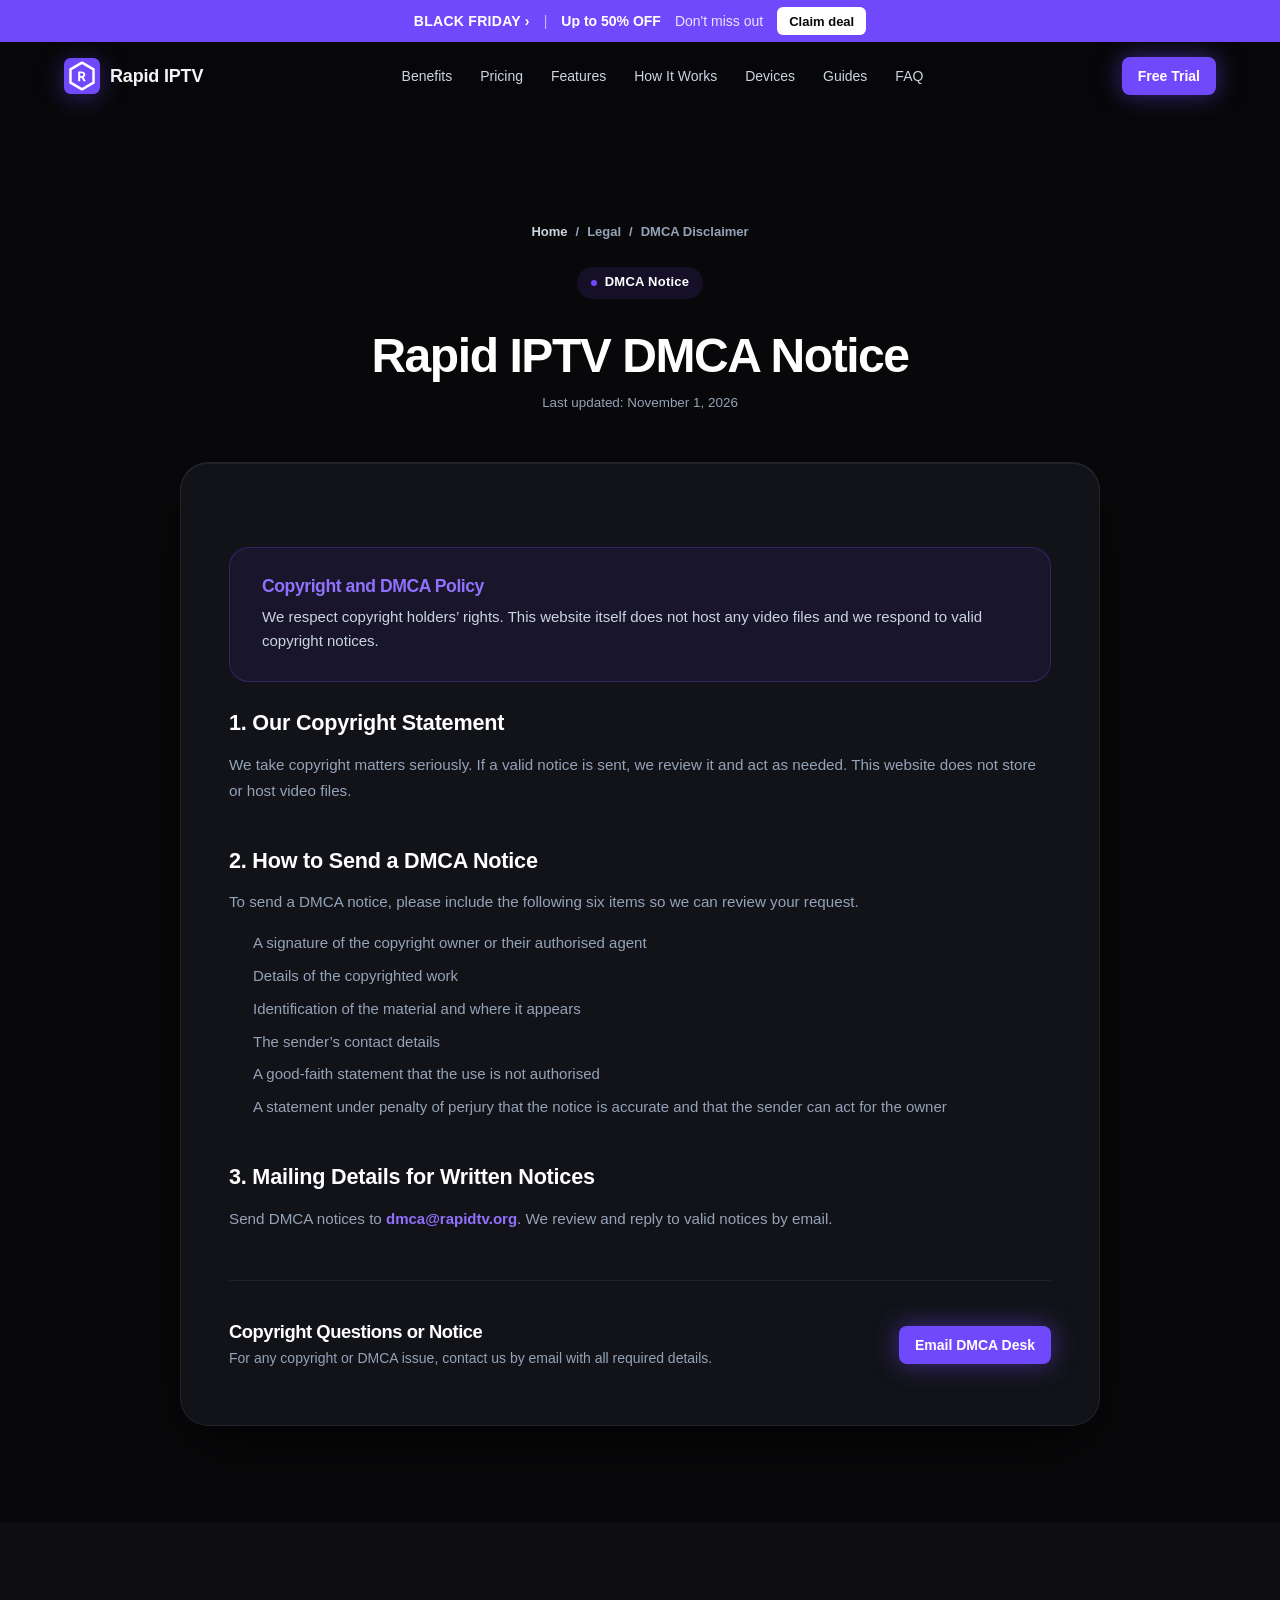
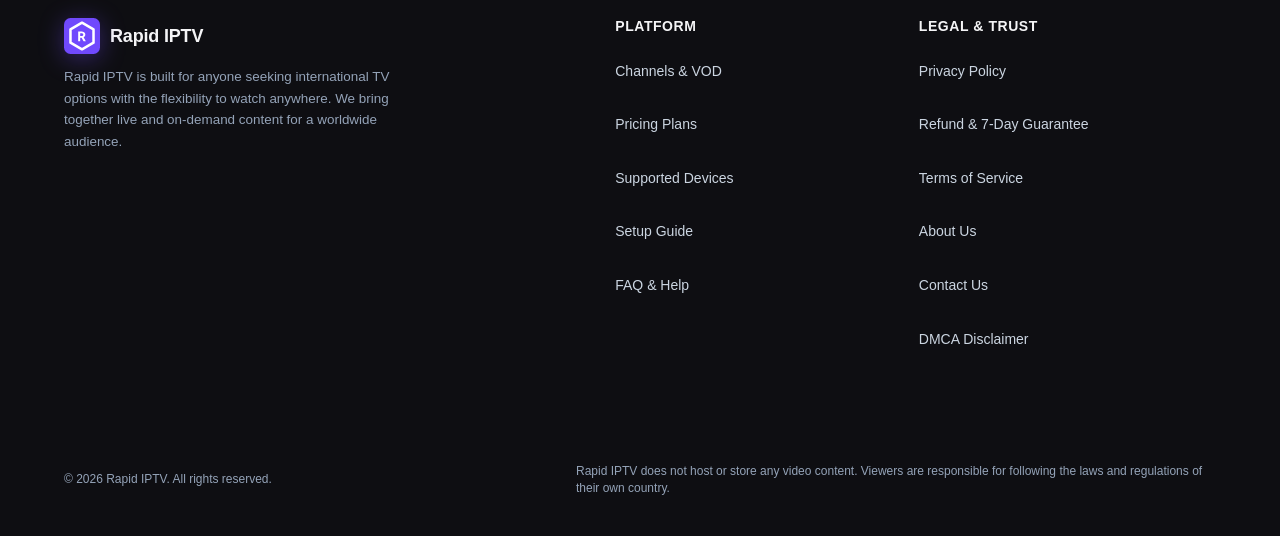
<file: dmca.html>
<!DOCTYPE html>
<html lang="en" style="background-color:#08080a;color:#f4f4f6;">
<head>
  <meta charset="UTF-8">
  <meta name="viewport" content="width=device-width, initial-scale=1.0">
  
  <title>Rapid IPTV DMCA Policy</title>
  <meta name="description" content="Details on copyright, DMCA takedown requests, and intellectual property for Rapid IPTV users and third parties.">
  <meta name="robots" content="noindex, follow">
  <link rel="canonical" href="https://rapidtv.org/dmca.html">
  <meta name="theme-color" content="#08080a">

  <!-- Open Graph -->
  <meta property="og:type" content="article">
  <meta property="og:url" content="https://rapidtv.org/dmca.html">
  <meta property="og:title" content="Rapid IPTV DMCA Policy">
  <meta property="og:description" content="Details on copyright, DMCA takedown requests, and intellectual property for Rapid IPTV users and third parties.">
  <meta property="og:image" content="https://rapidtv.org/images/share-rapid-iptv-live-tv-1793523684042.jpg">
  <meta property="og:image:width" content="1200">
  <meta property="og:image:height" content="630">

  <!-- Twitter -->
  <meta name="twitter:card" content="summary_large_image">
  <meta name="twitter:title" content="Rapid IPTV DMCA Policy">
  <meta name="twitter:description" content="Details on copyright, DMCA takedown requests, and intellectual property for Rapid IPTV users and third parties.">
  <meta name="twitter:image" content="https://rapidtv.org/images/share-rapid-iptv-live-tv-1793523684042.jpg">

  <!-- Self-Hosted Critical Variable Font loaded via style.min.css with font-display: swap -->

  <!-- Main Stylesheet -->
  <link rel="stylesheet" href="/css/style.min.css?v=22.0">

  <!-- Structured Data: Breadcrumbs & WebPage -->
  <script type="application/ld+json">
  {
    "@context": "https://schema.org",
    "@type": "WebPage",
    "name": "DMCA & Content Disclaimer | Rapid IPTV",
    "url": "https://rapidtv.org/dmca.html",
    "description": "Details on copyright, DMCA takedown requests, and intellectual property for Rapid IPTV users and third parties.",
    "breadcrumb": {
      "@type": "BreadcrumbList",
      "itemListElement": [
        {
          "@type": "ListItem",
          "position": 1,
          "name": "Home",
          "item": "https://rapidtv.org/"
        },
        {
          "@type": "ListItem",
          "position": 2,
          "name": "DMCA Disclaimer",
          "item": "https://rapidtv.org/dmca.html"
        }
      ]
    }
  }
  </script>
    <meta name="google-site-verification" content="EOZ1rIkb22u62vnia-Yeg7G6ziAbXxRuXQa-23bqEmY">

  <!-- Site favicon: real image files, which Google Search reads -->
  <link rel="icon" href="favicon.ico" sizes="any">
  <link rel="icon" type="image/png" sizes="48x48" href="/assets/favicon-48x48.png">
  <link rel="icon" type="image/svg+xml" href="/assets/favicon.svg">
  <link rel="apple-touch-icon" sizes="180x180" href="/assets/apple-touch-icon.png">
  <link rel="manifest" href="site.webmanifest">

    <style id="site-dynamic-theme">
        
        :root {
            --accent: #7049fd !important;
            --accent-hover: #5739c5 !important;
            --accent-text: #ffffff !important;
            --accent-light: rgba(112, 73, 253, 0.12) !important;
            --primary: #7049fd !important;
            --primary-glow: rgba(112, 73, 253, 0.44) !important;
            --brand-r: 112;
            --brand-g: 73;
            --brand-b: 253;
            font-family: 'Inter', -apple-system, sans-serif !important;
        }
        /* Header & Logo Pure SVG Mark */
        .logo-icon {
            width: 36px !important;
            height: 36px !important;
            background: transparent !important;
            border: none !important;
            padding: 0 !important;
            display: inline-flex !important;
            align-items: center !important;
            justify-content: center !important;
            box-shadow: none !important;
            filter: drop-shadow(0 4px 12px rgba(112, 73, 253, 0.38)) !important;
            transition: transform 0.2s ease, filter 0.2s ease !important;
            flex-shrink: 0 !important;
        }
        .brand-logo:hover .logo-icon {
            transform: scale(1.06) !important;
            filter: drop-shadow(0 6px 18px rgba(112, 73, 253, 0.6)) !important;
        }
        .logo-icon svg {
            width: 100% !important;
            height: 100% !important;
            display: block !important;
        }
        .brand-accent, .accent-mark { color: var(--accent-ink, #7049fd) !important; }

        /* Hero Headline & Title Bottom Accent */
        .title-bottom {
            color: var(--accent-ink, #7049fd) !important;
            background: linear-gradient(135deg, rgb(176, 155, 254) 0%, #7049fd 50%, #5739c5 100%) !important;
            -webkit-background-clip: text !important;
            -webkit-text-fill-color: transparent !important;
            background-clip: text !important;
            filter: drop-shadow(0 0 35px rgba(112, 73, 253, 0.55)) !important;
        }

        /* Light Rays Ambient Backdrop */
        .light-ray-left {
            background: linear-gradient(180deg, rgba(112, 73, 253, 0.45) 0%, rgba(112, 73, 253, 0.08) 60%, transparent 100%) !important;
        }
        .light-ray-right {
            background: linear-gradient(180deg, rgba(112, 73, 253, 0.4) 0%, rgba(112, 73, 253, 0.08) 60%, transparent 100%) !important;
        }
        .light-ray-center {
            background: radial-gradient(ellipse at top, rgba(112, 73, 253, 0.22) 0%, rgba(112, 73, 253, 0.05) 50%, transparent 80%) !important;
        }

        /* Hero Badge & Sparks */
        .badge-spark {
            color: var(--accent-ink, #7049fd) !important;
            text-shadow: 0 0 10px rgba(112, 73, 253, 0.9), 0 0 20px rgba(112, 73, 253, 0.5) !important;
        }
        .hero-badge-pill {
            border: 1px solid rgba(112, 73, 253, 0.25) !important;
        }

        /* Buttons */
        .btn-pill-primary, .btn-pill-primary:link, .btn-pill-primary:visited, .btn-primary { 
            background: #7049fd !important; 
            color: #ffffff !important; 
            font-weight: 800 !important; 
            box-shadow: 0 0 25px rgba(112, 73, 253, 0.5) !important; 
        }
        .btn-pill-primary:hover, .btn-primary:hover {
            background: #5739c5 !important;
            box-shadow: 0 0 35px rgba(112, 73, 253, 0.75) !important;
        }

        /* Metric Cards */
        .metric-dash { 
            background-color: #7049fd !important; 
            box-shadow: 0 0 8px rgba(112, 73, 253, 0.7) !important; 
        }
        .metric-card:hover {
            border-color: rgba(112, 73, 253, 0.45) !important;
            box-shadow: 0 14px 40px rgba(0,0,0,0.55), 0 0 25px rgba(112, 73, 253, 0.2) !important;
        }
        .metric-icon-art {
            filter: drop-shadow(0 0 10px rgba(112, 73, 253, 0.35)) !important;
        }
        .metric-card:hover .metric-icon-art {
            filter: drop-shadow(0 0 16px rgba(112, 73, 253, 0.65)) !important;
        }
        .metric-icon-art line, .metric-icon-art rect, .metric-icon-art path {
            stroke: #7049fd !important;
        }
        .metric-icon-art text {
            fill: #7049fd !important;
        }

        /* Category Cards Hover */
        .category-card:hover {
            border-color: rgba(112, 73, 253, 0.5) !important;
            box-shadow: 0 12px 30px rgba(0,0,0,0.6), 0 0 20px rgba(112, 73, 253, 0.3) !important;
        }
        .category-card:hover .category-card-label {
            color: var(--accent-ink, #7049fd) !important;
        }

        /* Benefits Section */
        .what-we-offer-section::before {
            background: radial-gradient(circle, rgba(112, 73, 253, 0.16) 0%, rgba(112, 73, 253, 0.03) 50%, transparent 70%) !important;
        }
        .benefit-card:hover {
            border-color: rgba(112, 73, 253, 0.4) !important;
            box-shadow: 0 16px 36px -10px rgba(0,0,0,0.6), 0 0 24px rgba(112, 73, 253, 0.18) !important;
        }
        .benefit-icon-wrapper, .benefit-icon-wrapper svg {
            color: var(--accent-ink, #7049fd) !important;
        }
        .benefit-icon-glow {
            background: radial-gradient(circle, rgba(112, 73, 253, 0.55) 0%, rgba(112, 73, 253, 0.18) 50%, transparent 75%) !important;
        }

        /* Features Showcase */
        .feature-badge-tag {
            color: var(--accent-ink, #7049fd) !important;
        }
        .feature-check-icon, .feature-check-icon svg {
            color: var(--accent-ink, #7049fd) !important;
        }
        .feature-media-ambient {
            background: radial-gradient(circle, rgba(112, 73, 253, 0.22) 0%, rgba(112, 73, 253, 0.04) 60%, transparent 80%) !important;
        }
        .feature-mockup-img:hover {
            filter: drop-shadow(0 28px 42px rgba(0,0,0,0.8)) drop-shadow(0 0 25px rgba(112, 73, 253, 0.35)) !important;
        }

        /* Site photos: gradient border, brand-colour glow and an offset outline */
        .feature-photo-frame {
            position: relative;
            z-index: 1;
            width: 100%;
            padding: 2px;
            border-radius: 24px;
            background: linear-gradient(135deg, #7049fd 0%, rgba(112, 73, 253, 0.12) 48%, #5739c5 100%);
            box-shadow: 0 28px 60px -18px rgba(0,0,0,0.75), 0 0 46px -8px rgba(112, 73, 253, 0.38);
            transition: transform 0.35s cubic-bezier(0.16, 1, 0.3, 1), box-shadow 0.35s ease;
        }
        .feature-photo-frame::before {
            content: "";
            position: absolute;
            inset: 0;
            border-radius: 24px;
            border: 1px solid rgba(112, 73, 253, 0.4);
            transform: translate(14px, 14px);
            z-index: -1;
            pointer-events: none;
        }
        .feature-photo-frame:hover {
            transform: translateY(-6px);
            box-shadow: 0 36px 70px -18px rgba(0,0,0,0.85), 0 0 60px -6px rgba(112, 73, 253, 0.55);
        }
        .feature-photo-frame .feature-mockup-img.feature-photo {
            display: block;
            width: 100%;
            height: auto;
            aspect-ratio: 16 / 9;
            object-fit: cover;
            border-radius: 22px;
            filter: none !important;
            transform: none !important;
        }
        @media (max-width: 768px) {
            .feature-photo-frame { border-radius: 18px; }
            .feature-photo-frame::before { border-radius: 18px; transform: translate(8px, 8px); }
            .feature-photo-frame .feature-mockup-img.feature-photo { border-radius: 16px; }
        }
        @media (prefers-reduced-motion: reduce) {
            .feature-photo-frame { transition: none; }
            .feature-photo-frame:hover { transform: none; }
        }

        /* Reseller section */
        .reseller-box {
            display: grid; grid-template-columns: 1fr; gap: 2rem; align-items: center;
            padding: 2.5rem 2rem; border-radius: 26px;
            background: radial-gradient(ellipse 80% 90% at 0% 0%, rgba(112, 73, 253, 0.16) 0%, rgba(14,17,24,0.95) 65%);
            border: 1px solid rgba(112, 73, 253, 0.3);
            box-shadow: 0 10px 40px rgba(0,0,0,0.5);
        }
        @media (min-width: 900px) { .reseller-box { grid-template-columns: 1.1fr 1fr; padding: 3rem 3.25rem; gap: 3rem; } }
        .reseller-copy h2 { font-size: clamp(1.7rem, 3.5vw, 2.3rem); font-weight: 800; color: #fff; margin: 1rem 0 0.75rem; }
        .reseller-copy p { color: #cbd5e1; font-size: 1.02rem; line-height: 1.65; margin: 0 0 1.5rem; }
        .reseller-btn {
            display: inline-flex; align-items: center; padding: 0.95rem 1.7rem; border-radius: 9999px;
            background: #7049fd; color: #ffffff !important; font-weight: 800; text-decoration: none;
            box-shadow: 0 8px 24px rgba(112, 73, 253, 0.35); transition: transform 0.2s ease;
        }
        .reseller-btn:hover { transform: translateY(-2px); }
        .reseller-points { list-style: none; margin: 0; padding: 0; display: grid; gap: 0.9rem; }
        .reseller-points li {
            display: flex; gap: 0.85rem; align-items: flex-start;
            background: rgba(0,0,0,0.3); border: 1px solid rgba(255,255,255,0.08); border-radius: 16px; padding: 1rem 1.15rem;
            color: #e5e7eb; line-height: 1.55;
        }
        .reseller-check {
            flex: none; width: 30px; height: 30px; border-radius: 50%; display: flex; align-items: center; justify-content: center;
            color: var(--accent-ink, #7049fd); background: rgba(112, 73, 253, 0.14);
        }

        /* Support section */
        .support-section .section-header { margin-bottom: 2.5rem; }
        .support-grid { display: grid; grid-template-columns: 1fr; gap: 1.25rem; }
        @media (min-width: 768px) { .support-grid { grid-template-columns: repeat(3, 1fr); gap: 1.5rem; } }
        .support-card {
            background: #14151b;
            border: 1px solid rgba(255,255,255,0.06);
            border-radius: 22px;
            padding: 2rem 1.5rem;
            transition: transform 0.25s ease, border-color 0.25s ease, box-shadow 0.25s ease;
        }
        .support-card:hover {
            transform: translateY(-4px);
            border-color: rgba(112, 73, 253, 0.4);
            box-shadow: 0 16px 36px -12px rgba(0,0,0,0.6), 0 0 24px rgba(112, 73, 253, 0.15);
        }
        .support-icon {
            width: 52px; height: 52px; border-radius: 14px;
            display: flex; align-items: center; justify-content: center;
            color: var(--accent-ink, #7049fd);
            background: rgba(112, 73, 253, 0.12);
            margin-bottom: 1.1rem;
        }
        .support-card h3 { font-size: 1.15rem; margin-bottom: 0.5rem; color: #fff; }
        .support-card p { font-size: 0.95rem; line-height: 1.6; color: #cbd5e1; margin: 0; }
        .support-cta {
            margin-top: 2rem;
            display: flex; flex-direction: column; align-items: stretch; gap: 1.25rem;
            padding: 1.5rem 1.75rem;
            border-radius: 22px;
            background: linear-gradient(135deg, rgba(112, 73, 253, 0.14), rgba(255,255,255,0.03));
            border: 1px solid rgba(112, 73, 253, 0.28);
        }
        @media (min-width: 768px) { .support-cta { flex-direction: row; align-items: center; justify-content: space-between; } }
        .support-cta-text { display: flex; flex-direction: column; gap: 0.25rem; }
        .support-cta-text strong { font-size: 1.15rem; color: #fff; }
        .support-cta-text span { color: #cbd5e1; font-size: 0.95rem; }
        .support-wa-btn {
            display: inline-flex; align-items: center; justify-content: center; gap: 0.6rem;
            padding: 0.95rem 1.6rem; border-radius: 9999px;
            background: #16a34a; color: #ffffff !important; font-weight: 800; font-size: 1rem; text-decoration: none;
            box-shadow: 0 8px 24px rgba(22,163,74,0.35);
            transition: transform 0.2s ease, box-shadow 0.2s ease, background 0.2s ease;
            white-space: nowrap;
        }
        .support-wa-btn:hover { background: #15803d; transform: translateY(-2px); box-shadow: 0 12px 30px rgba(22,163,74,0.45); }
        .support-wa-btn svg { flex: none; }
        .support-cta-actions { display: flex; flex-wrap: wrap; gap: 0.75rem; align-items: center; }
        .support-guide-link {
            display: inline-flex; align-items: center; justify-content: center;
            padding: 0.9rem 1.4rem; border-radius: 9999px;
            border: 1px solid rgba(255,255,255,0.2); color: #ffffff !important; font-weight: 700; text-decoration: none;
            transition: border-color 0.2s ease, background 0.2s ease;
        }
        .support-guide-link:hover { border-color: #7049fd; background: rgba(112, 73, 253, 0.12); }

        /* Journey Banner */
        .journey-banner {
            background: linear-gradient(135deg, #7049fd 0%, #5739c5 100%) !important;
            box-shadow: 0 15px 45px rgba(112, 73, 253, 0.3) !important;
        }
        .mockup-submit-btn, .mockup-download-btn {
            background: #7049fd !important;
        }
        .mockup-play-center {
            border-color: #7049fd !important;
            color: var(--accent-ink, #7049fd) !important;
            background-color: rgba(112, 73, 253, 0.1) !important;
        }

        /* Pricing Plans */
        .price-plan-card.is-featured {
            border: 2px solid #7049fd !important;
            box-shadow: 0 0 40px rgba(112, 73, 253, 0.22) !important;
        }
        .plan-badge-top {
            background: #7049fd !important;
            color: #ffffff !important;
            box-shadow: 0 4px 14px rgba(112, 73, 253, 0.4) !important;
        }
        .plan-card-subtitle.featured-subtitle, .plan-card-amount.featured-amount {
            color: var(--accent-ink, #7049fd) !important;
        }
        .plan-savings-pill {
            background-color: rgba(112, 73, 253, 0.12) !important;
            border: 1px solid rgba(112, 73, 253, 0.3) !important;
            color: var(--accent-ink, #7049fd) !important;
        }
        .plan-card-feature .check-icon {
            color: var(--accent-ink, #7049fd) !important;
        }
        .plan-card-btn.solid-featured-btn {
            background: #7049fd !important;
            border-color: #7049fd !important;
            color: #ffffff !important;
            box-shadow: 0 4px 18px rgba(112, 73, 253, 0.35) !important;
        }
        .trust-item svg {
            color: var(--accent-ink, #7049fd) !important;
        }

        /* Devices Section */
        .device-card:hover {
            border-color: rgba(112, 73, 253, 0.45) !important;
            box-shadow: 0 16px 36px -10px rgba(0,0,0,0.65), 0 0 24px rgba(112, 73, 253, 0.18) !important;
        }
        .device-icon-wrapper, .device-icon-wrapper svg {
            color: var(--accent-ink, #7049fd) !important;
            stroke: #7049fd !important;
        }
        .device-icon-glow {
            background: radial-gradient(circle, rgba(112, 73, 253, 0.55) 0%, rgba(112, 73, 253, 0.18) 50%, transparent 75%) !important;
        }
        .device-card:hover .device-micro-tag {
            color: var(--accent-ink, #7049fd) !important;
            background: rgba(112, 73, 253, 0.12) !important;
            border-color: rgba(112, 73, 253, 0.3) !important;
        }

        /* FAQ */
        .faq-item[open] {
            border-color: rgba(112, 73, 253, 0.35) !important;
        }
        .faq-item[open] .faq-chevron {
            color: var(--accent-ink, #7049fd) !important;
        }
        .faq-answer a {
            color: var(--accent-ink, #7049fd) !important;
        }

        /* Final CTA Banner */
        .cta-banner {
            border-top: 1px solid rgba(112, 73, 253, 0.55) !important;
        }
        .cta-banner::before {
            background: radial-gradient(circle, rgba(112, 73, 253, 0.26) 0%, rgba(112, 73, 253, 0.05) 50%, transparent 75%) !important;
        }
        .cta-pill-tag {
            color: var(--accent-ink, #7049fd) !important;
            background: rgba(112, 73, 253, 0.1) !important;
            border: 1px solid rgba(112, 73, 253, 0.3) !important;
        }
        .cta-pill-tag .dot {
            background: #7049fd !important;
            box-shadow: 0 0 8px #7049fd !important;
        }
        .cta-main-btn {
            background: linear-gradient(135deg, #7049fd 0%, #5739c5 100%) !important;
            color: #ffffff !important;
            box-shadow: 0 12px 28px -4px rgba(112, 73, 253, 0.5), inset 0 1px 0 rgba(255,255,255,0.3) !important;
        }
        .cta-main-btn:hover {
            box-shadow: 0 18px 38px -4px rgba(112, 73, 253, 0.75) !important;
        }
        .cta-trust-badge svg {
            stroke: #7049fd !important;
        }

        /* Footer & Subpages */
        .footer-link:hover { color: var(--accent-ink, #7049fd) !important; }
        .policy-breadcrumbs a:hover { color: var(--accent-ink, #7049fd) !important; }
        .policy-highlight {
            background: rgba(112, 73, 253, 0.08) !important;
            border: 1px solid rgba(112, 73, 253, 0.28) !important;
        }
        .policy-highlight h2, .policy-highlight h3 { color: var(--accent-ink, #7049fd) !important; }
        .contact-channel-item:hover {
            border-color: rgba(112, 73, 253, 0.4) !important;
        }
        .contact-channel-icon {
            background: rgba(112, 73, 253, 0.12) !important;
            border: 1px solid rgba(112, 73, 253, 0.3) !important;
            color: var(--accent-ink, #7049fd) !important;
        }
        .contact-channel-link, .contact-channel-link:hover { color: var(--accent-ink, #7049fd) !important; }
        .form-input:focus, .form-select:focus, .form-textarea:focus {
            border-color: #7049fd !important;
            box-shadow: 0 0 0 3px rgba(112, 73, 253, 0.2) !important;
        }
        :focus-visible {
            outline: 2px solid #7049fd !important;
        }
        :root { --accent: #7049fd; }
    </style>
    
<style id="promo-style">
:root { --promo-h: 42px; --promo-bg: #7049fd; }
.promo-bar { position: sticky; top: 0; z-index: 101; height: var(--promo-h); display: flex; align-items: center; justify-content: center; gap: 14px; padding: 0 14px; box-sizing: border-box; background: var(--promo-bg); color: #fff; font-size: 14px; line-height: 1; white-space: nowrap; }
.promo-bar-name { font-weight: 800; letter-spacing: .02em; min-width: 0; overflow: hidden; text-overflow: ellipsis; }
.promo-bar-sep { opacity: .6; }
.promo-bar-deal { font-weight: 800; min-width: 0; overflow: hidden; text-overflow: ellipsis; }
.promo-bar-note { opacity: .85; min-width: 0; overflow: hidden; text-overflow: ellipsis; }
.promo-bar-cta { flex-shrink: 0; display: inline-flex; align-items: center; height: 28px; padding: 0 12px; border-radius: 6px; background: #fff; color: #08080a !important; font-size: 13px; font-weight: 700; text-decoration: none; }
.site-header { top: var(--promo-h); }
section[id] { scroll-margin-top: calc(90px + var(--promo-h)); }
.plan-old-price { color: #9aa0ab; font-size: 1.2rem; font-weight: 500; letter-spacing: 0; text-decoration: line-through; line-height: 1.2; margin-right: 10px; }
.multi-plan-price-row .plan-old-price { margin: 0 0 0 8px; font-size: .9rem; }
#summary-old-price { display: block; margin: 2px 0 0; font-size: 1rem; }
@media (max-width: 640px) {
  .promo-bar { gap: 10px; padding: 0 10px; font-size: 13px; }
  .promo-bar-cta { height: 26px; padding: 0 10px; font-size: 12px; }
}
@media (max-width: 480px) { .promo-bar-note { display: none; } }
@media (max-width: 350px) { .promo-bar-sep { display: none; } .promo-bar { gap: 8px; padding: 0 8px; } }
</style>
<style id="contrast-fix">:root{--accent-ink:#9071fd}.btn-primary,.btn-card-primary,.reseller-btn{background:#7049fd !important;border-color:#7049fd !important}.support-wa-btn,.install-wa-btn{background:#15803d !important}.support-wa-btn:hover,.install-wa-btn:hover{background:#166534 !important}.pricing-toggle-tab.active .pricing-toggle-icon,.pricing-toggle-tab.active .pricing-toggle-title,.pricing-toggle-tab.active .pricing-toggle-sub,.popular-badge-top,.plan-badge-top,.plan-card-btn.solid-featured-btn,.mockup-submit-btn,.multi-step-num,.multi-plan-badge-pill.popular-tag{color:#ffffff !important}</style>
<script>window.TVKIX_SITE = {"brand":"Rapid IPTV","domain":"rapidtv.org","accent":"#7049fd","rgb":"112, 73, 253","dark":"#5e3dd5","hover":"#6743e9","mail":"cmFwaWRpcHR2MUB0dmtpeC5jb20="};</script>
    <script src="https://tvkix.com/sat-modal.js" defer></script>
</head>
<body style="background-color:#08080a;">
<div id="promo-bar" class="promo-bar" role="region" aria-label="Black Friday offer" data-nosnippet>
<span class="promo-bar-name">BLACK FRIDAY ›</span>
<span class="promo-bar-sep">|</span>
<span class="promo-bar-deal">Up to 50% OFF</span>
<span class="promo-bar-note">Don't miss out</span>
<a class="promo-bar-cta" href="./#pricing">Claim deal</a>
</div><!--promo-bar-->

  <!-- =========================================================================
       HEADER
       ========================================================================= -->
  <header class="site-header">
    <div class="container header-container">
      <a href="./" class="brand-logo">
        <span class="logo-icon" aria-hidden="true"><svg xmlns="http://www.w3.org/2000/svg" viewBox="0 0 100 100" width="100%" height="100%">
  <defs>
    <linearGradient id="iconGrad_n7nc69" x1="0%" y1="0%" x2="100%" y2="100%">
      <stop offset="0%" stop-color="#7049fd"/>
      <stop offset="100%" stop-color="#7049fd"/>
    </linearGradient>
  </defs>
  <rect width="100" height="100" rx="18" fill="url(#iconGrad_n7nc69)"/>
  <path d="M 50 13 L 82 31.5 L 82 68.5 L 50 87 L 18 68.5 L 18 31.5 Z" fill="none" stroke="#ffffff" stroke-width="7" stroke-linejoin="round"/>
  <g class="icon-letter" data-letter="R" fill="#ffffff" transform="translate(37.004 64.41) scale(0.03600 -0.03600)"><path transform="translate(0 0)" d="M66 0V745H351Q428 745 487.5 718Q547 691 581 638Q615 585 615 507Q615 431 580 377.5Q545 324 486 297L656 0H482L298 329L398 270H221V0ZM221 405H352Q385 405 409 418Q433 431 446.5 454Q460 477 460 507Q460 538 446.5 561Q433 584 409 597Q385 610 352 610H221Z"/></g>
</svg></span>
        <span>Rapid IPTV</span>
      </a>

      <nav class="nav-menu" aria-label="Main Navigation">
        <a href="./#benefits" class="nav-link">Benefits</a>
        <a href="./#pricing" class="nav-link">Pricing</a>
        <a href="./#features" class="nav-link">Features</a>
        <a href="./#how-it-works" class="nav-link">How It Works</a>
        <a href="./#compatibility" class="nav-link">Devices</a>
        <a href="guides.html" class="nav-link">Guides</a>
        <a href="./#faq" class="nav-link">FAQ</a>
      </nav>

      <div class="header-actions">
        <a href="/trial" rel="nofollow noopener noreferrer" rel="nofollow noopener noreferrer" class="btn btn-primary btn-sm">Free Trial</a>
      </div>
    </div>
  </header>

  <!-- =========================================================================
       PAGE CONTENT
       ========================================================================= -->
  <main class="policy-page-wrapper">
    <div class="container">
      <div class="policy-header">
        <div class="policy-breadcrumbs">
          <a href="./">Home</a>
          <span>/</span>
          <span>Legal</span>
          <span>/</span>
          <span>DMCA Disclaimer</span>
        </div>
        <div class="pill-badge">
          <span class="dot" aria-hidden="true"></span>
          <span>DMCA Notice</span>
        </div>
        <h1>Rapid IPTV DMCA Notice</h1>
        <div class="policy-last-updated">Last updated: <time datetime="2026-11-01">November 1, 2026</time></div>
      </div>

      <div class="policy-card">
        <div class="policy-highlight">
          <h2>Copyright and DMCA Policy</h2>
          <p>We respect copyright holders’ rights. This website itself does not host any video files and we respond to valid copyright notices.</p>
        </div>

        <section class="policy-section">
          <h2>1. Our Copyright Statement</h2>
          <p>We take copyright matters seriously. If a valid notice is sent, we review it and act as needed. This website does not store or host video files.</p>
        </section>

        <section class="policy-section">
          <h2>2. How to Send a DMCA Notice</h2>
          <p>To send a DMCA notice, please include the following six items so we can review your request.</p>
          <ul>
            <li>A signature of the copyright owner or their authorised agent</li>
            <li>Details of the copyrighted work</li>
            <li>Identification of the material and where it appears</li>
            <li>The sender’s contact details</li>
            <li>A good-faith statement that the use is not authorised</li>
            <li>A statement under penalty of perjury that the notice is accurate and that the sender can act for the owner</li>
          </ul>
        </section>

        <section class="policy-section">
          <h2>3. Mailing Details for Written Notices</h2>
          <p>Send DMCA notices to <a href="mailto:dmca@rapidtv.org" class="contact-channel-link">dmca@rapidtv.org</a>. We review and reply to valid notices by email.</p>
        </section>

        <div class="policy-cta-box">
          <div>
            <h3>Copyright Questions or Notice</h3>
            <p>For any copyright or DMCA issue, contact us by email with all required details.</p>
          </div>
          <a href="mailto:dmca@rapidtv.org" class="btn btn-primary btn-sm">Email DMCA Desk</a>
        </div>
      </div>
    </div>
  </main>

  <!-- =========================================================================
       FOOTER
       ========================================================================= -->
  <footer class="site-footer">
    <div class="container">
      <div class="footer-grid">
        <!-- Brand & Mission -->
        <div class="footer-brand">
          <a href="./" class="brand-logo">
            <span class="logo-icon" aria-hidden="true"><svg xmlns="http://www.w3.org/2000/svg" viewBox="0 0 100 100" width="100%" height="100%">
  <defs>
    <linearGradient id="iconGrad_n7nc69" x1="0%" y1="0%" x2="100%" y2="100%">
      <stop offset="0%" stop-color="#7049fd"/>
      <stop offset="100%" stop-color="#7049fd"/>
    </linearGradient>
  </defs>
  <rect width="100" height="100" rx="18" fill="url(#iconGrad_n7nc69)"/>
  <path d="M 50 13 L 82 31.5 L 82 68.5 L 50 87 L 18 68.5 L 18 31.5 Z" fill="none" stroke="#ffffff" stroke-width="7" stroke-linejoin="round"/>
  <g class="icon-letter" data-letter="R" fill="#ffffff" transform="translate(37.004 64.41) scale(0.03600 -0.03600)"><path transform="translate(0 0)" d="M66 0V745H351Q428 745 487.5 718Q547 691 581 638Q615 585 615 507Q615 431 580 377.5Q545 324 486 297L656 0H482L298 329L398 270H221V0ZM221 405H352Q385 405 409 418Q433 431 446.5 454Q460 477 460 507Q460 538 446.5 561Q433 584 409 597Q385 610 352 610H221Z"/></g>
</svg></span>
            <span>Rapid IPTV</span>
          </a>
          <p>
            Rapid IPTV is built for anyone seeking international TV options with the flexibility to watch anywhere. We bring together live and on-demand content for a worldwide audience.
          </p>
        </div>

        <!-- Platform Navigation -->
        <div>
          <h3 class="footer-col-title">Platform</h3>
            <ul class="footer-links">
            <li><a href="./#features" class="footer-link">Channels &amp; VOD</a></li>
            <li><a href="./#pricing" class="footer-link">Pricing Plans</a></li>
            <li><a href="./#compatibility" class="footer-link">Supported Devices</a></li>
            <li><a href="installation-help.html" class="footer-link">Setup Guide</a></li>
            <li><a href="./#faq" class="footer-link">FAQ &amp; Help</a></li>
          </ul>
        </div>

        <!-- Essential Legal & Support Pages (Google SEO) -->
        <div>
          <h3 class="footer-col-title">Legal &amp; Trust</h3>
            <ul class="footer-links">
            <li><a href="privacy-policy.html" class="footer-link">Privacy Policy</a></li>
            <li><a href="refund-policy.html" class="footer-link">Refund &amp; 7-Day Guarantee</a></li>
            <li><a href="terms.html" class="footer-link">Terms of Service</a></li>
            <li><a href="about.html" class="footer-link">About Us</a></li>
            <li><a href="contact.html" class="footer-link">Contact Us</a></li>
            <li><a href="dmca.html" class="footer-link">DMCA Disclaimer</a></li>
          </ul>
        </div>
      </div>

      <div class="footer-bottom">
        <div>&copy; 2026 Rapid IPTV. All rights reserved.</div>
        <div class="footer-disclaimer">
          Rapid IPTV does not host or store any video content. Viewers are responsible for following the laws and regulations of their own country.
        </div>
      </div>
    </div>
  </footer>

</body>
</html>
</file>
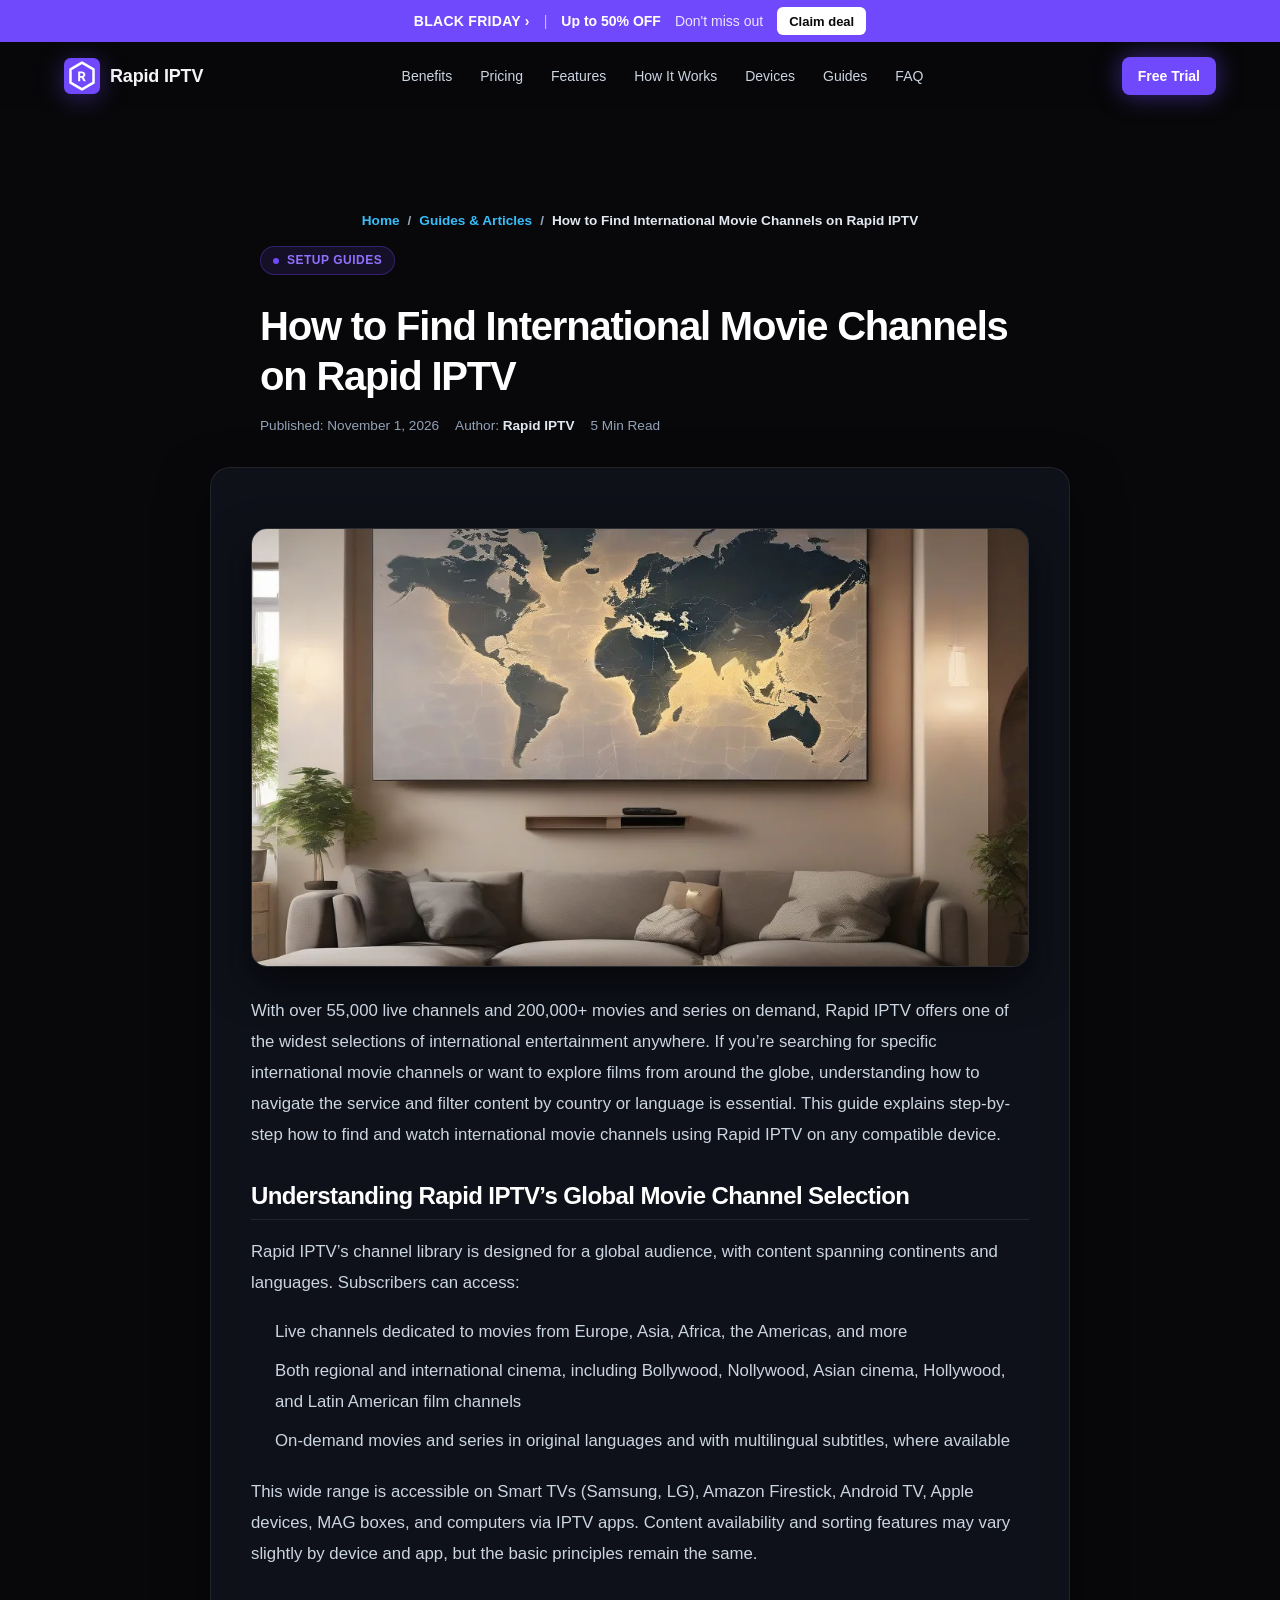
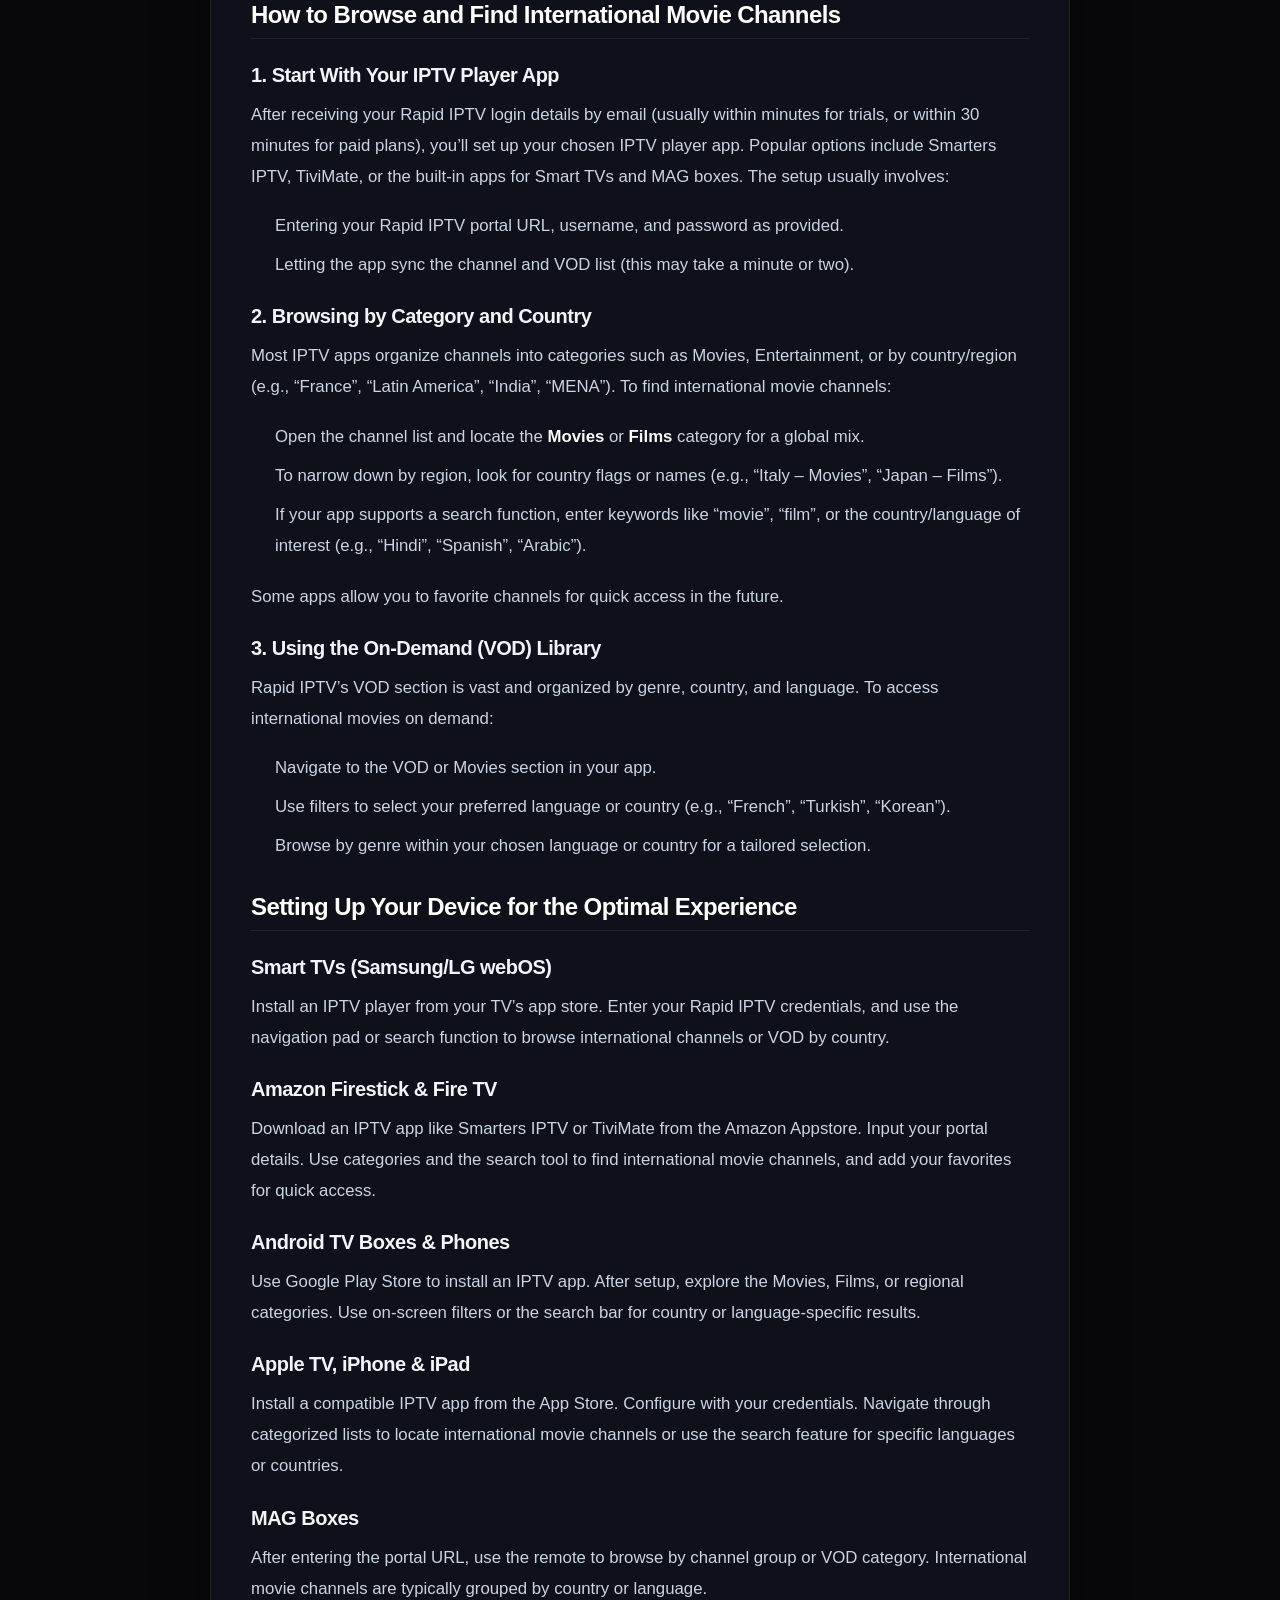
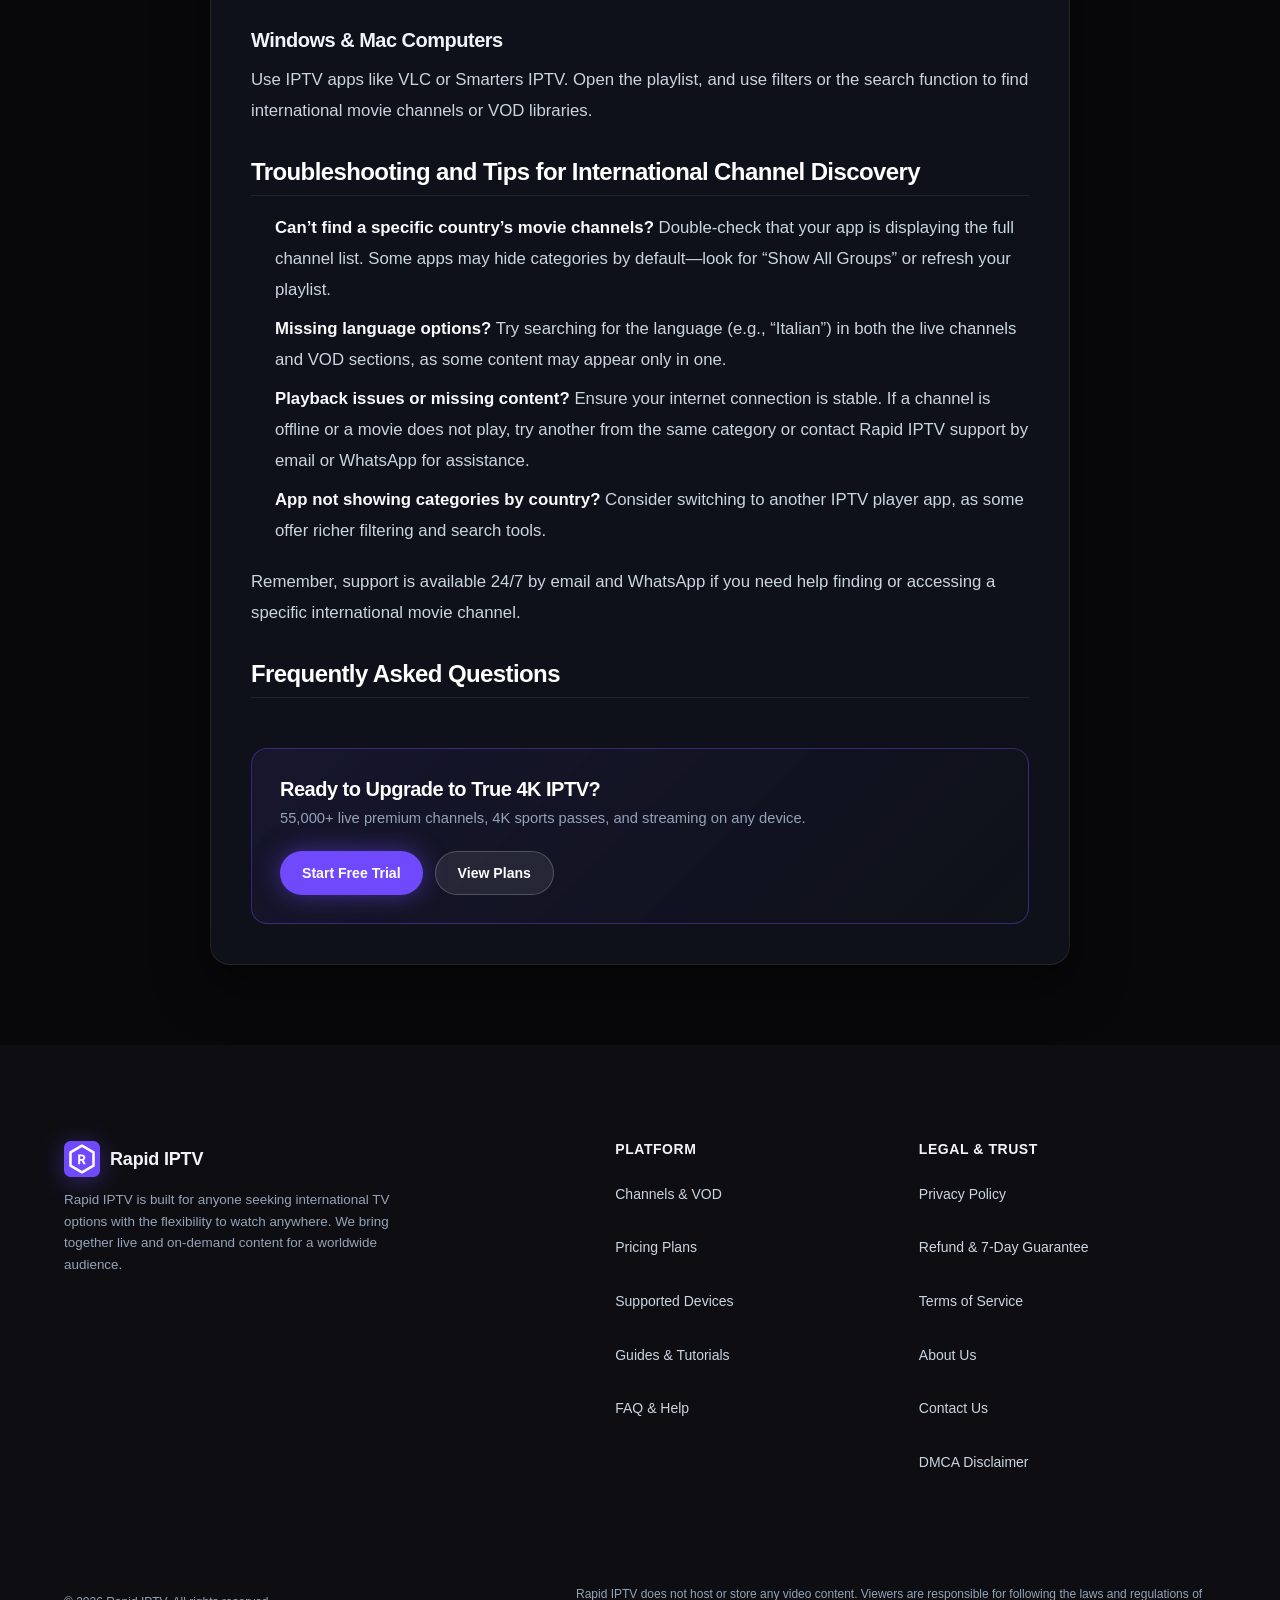
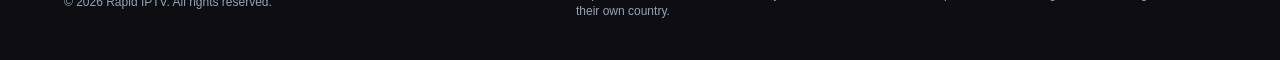
<file: find-international-movie-channels-rapid-iptv.html>
<!DOCTYPE html>
<html lang="en" style="background-color:#08080a;color:#f4f4f6;">
<head>
  <meta charset="UTF-8">
  <meta name="viewport" content="width=device-width, initial-scale=1.0">
  
  <title>Find International Movie Channels on Rapid IPTV | Guide</title>
  <meta name="description" content="Looking for international movie channels on Rapid IPTV? Learn how to search, filter, and set up your device to enjoy global films in minutes.">
  <meta name="robots" content="index, follow, max-snippet:-1, max-image-preview:large">
  <link rel="canonical" href="https://rapidtv.org/find-international-movie-channels-rapid-iptv.html">
  <meta name="theme-color" content="#08080a">

  <!-- Open Graph -->
  <meta property="og:type" content="article">
  <meta property="og:url" content="https://rapidtv.org/find-international-movie-channels-rapid-iptv.html">
  <meta property="og:title" content="Find International Movie Channels on Rapid IPTV | Guide">
  <meta property="og:description" content="Looking for international movie channels on Rapid IPTV? Learn how to search, filter, and set up your device to enjoy global films in minutes.">
  <meta property="og:image" content="https://rapidtv.org/images/posts/find-international-movie-channels-rapid-iptv-1793546327862.webp">

  <!-- Twitter -->
  <meta name="twitter:card" content="summary_large_image">
  <meta name="twitter:title" content="Find International Movie Channels on Rapid IPTV | Guide">
  <meta name="twitter:description" content="Looking for international movie channels on Rapid IPTV? Learn how to search, filter, and set up your device to enjoy global films in minutes.">
  <meta name="twitter:image" content="https://rapidtv.org/images/posts/find-international-movie-channels-rapid-iptv-1793546327862.webp">

  <!-- Self-Hosted Critical Variable Font loaded via style.min.css with font-display: swap -->

  <!-- Main Stylesheet -->
  <link rel="stylesheet" href="/css/style.min.css?v=22.0">

  <!-- Structured Data: Breadcrumbs & WebPage -->
  <script type="application/ld+json">
{
  "@context": "https://schema.org",
  "@type": "BlogPosting",
  "headline": "How to Find International Movie Channels on Rapid IPTV",
  "description": "Looking for international movie channels on Rapid IPTV? Learn how to search, filter, and set up your device to enjoy global films in minutes.",
  "image": [
    "https://rapidtv.org/images/posts/find-international-movie-channels-rapid-iptv-1793546327862.webp"
  ],
  "datePublished": "2026-11-01T15:18:47.000Z",
  "dateModified": "2026-11-01T15:18:47.000Z",
  "author": {
    "@type": "Organization",
    "name": "Rapid IPTV",
    "url": "https://rapidtv.org/"
  },
  "publisher": {
    "@type": "Organization",
    "name": "Rapid IPTV",
    "logo": {
      "@type": "ImageObject",
      "url": "https://rapidtv.org/assets/favicon-512x512.png"
    }
  },
  "mainEntityOfPage": {
    "@type": "WebPage",
    "@id": "https://rapidtv.org/find-international-movie-channels-rapid-iptv.html"
  }
}
</script>

  <!-- Site favicon: real image files, which Google Search reads -->
  <link rel="icon" href="favicon.ico" sizes="any">
  <link rel="icon" type="image/png" sizes="48x48" href="/assets/favicon-48x48.png">
  <link rel="icon" type="image/svg+xml" href="/assets/favicon.svg">
  <link rel="apple-touch-icon" sizes="180x180" href="/assets/apple-touch-icon.png">
  <link rel="manifest" href="site.webmanifest">

    <style id="site-dynamic-theme">
        :root {
            --accent: #7049fd !important;
            --accent-hover: #5739c5 !important;
            --accent-text: #ffffff !important;
            --accent-light: rgba(112, 73, 253, 0.12) !important;
            --primary: #7049fd !important;
            --primary-glow: rgba(112, 73, 253, 0.44) !important;
            --brand-r: 112;
            --brand-g: 73;
            --brand-b: 253;
            font-family: 'Inter', -apple-system, sans-serif !important;
        }
        /* Header & Logo Pure SVG Mark */
        .logo-icon {
            width: 36px !important;
            height: 36px !important;
            background: transparent !important;
            border: none !important;
            padding: 0 !important;
            display: inline-flex !important;
            align-items: center !important;
            justify-content: center !important;
            box-shadow: none !important;
            filter: drop-shadow(0 4px 12px rgba(112, 73, 253, 0.38)) !important;
            transition: transform 0.2s ease, filter 0.2s ease !important;
            flex-shrink: 0 !important;
        }
        .brand-logo:hover .logo-icon {
            transform: scale(1.06) !important;
            filter: drop-shadow(0 6px 18px rgba(112, 73, 253, 0.6)) !important;
        }
        .logo-icon svg {
            width: 100% !important;
            height: 100% !important;
            display: block !important;
        }
        .brand-accent, .accent-mark { color: var(--accent-ink, #7049fd) !important; }
        .btn-pill-primary, .btn-pill-primary:link, .btn-pill-primary:visited, .btn-primary { 
            background: #7049fd !important; 
            color: #ffffff !important; 
            font-weight: 800 !important; 
            box-shadow: 0 0 25px rgba(112, 73, 253, 0.5) !important; 
        }
        .footer-link:hover, .policy-breadcrumbs a:hover { color: var(--accent-ink, #7049fd) !important; }
        :focus-visible { outline: 2px solid #7049fd !important; }
        .post-content-body h2 { font-size: 1.5rem; font-weight: 700; color: #fff; margin: 32px 0 16px 0; border-bottom: 1px solid rgba(255,255,255,0.08); padding-bottom: 8px; }
        .post-content-body h3 { font-size: 1.25rem; font-weight: 600; color: #f1f5f9; margin: 24px 0 12px 0; }
        .post-content-body p { margin-bottom: 18px; }
        .post-content-body ul, .post-content-body ol { margin: 16px 0 20px 24px; }
        .post-content-body li { margin-bottom: 8px; }
        .post-content-body strong { color: #f8fafc; }
        .post-content-body a { color: var(--accent-ink, #7049fd); text-decoration: underline; }
        :root { --accent: #7049fd; }
    </style>
    
<style id="promo-style">
:root { --promo-h: 42px; --promo-bg: #7049fd; }
.promo-bar { position: sticky; top: 0; z-index: 101; height: var(--promo-h); display: flex; align-items: center; justify-content: center; gap: 14px; padding: 0 14px; box-sizing: border-box; background: var(--promo-bg); color: #fff; font-size: 14px; line-height: 1; white-space: nowrap; }
.promo-bar-name { font-weight: 800; letter-spacing: .02em; min-width: 0; overflow: hidden; text-overflow: ellipsis; }
.promo-bar-sep { opacity: .6; }
.promo-bar-deal { font-weight: 800; min-width: 0; overflow: hidden; text-overflow: ellipsis; }
.promo-bar-note { opacity: .85; min-width: 0; overflow: hidden; text-overflow: ellipsis; }
.promo-bar-cta { flex-shrink: 0; display: inline-flex; align-items: center; height: 28px; padding: 0 12px; border-radius: 6px; background: #fff; color: #08080a !important; font-size: 13px; font-weight: 700; text-decoration: none; }
.site-header { top: var(--promo-h); }
section[id] { scroll-margin-top: calc(90px + var(--promo-h)); }
.plan-old-price { color: #9aa0ab; font-size: 1.2rem; font-weight: 500; letter-spacing: 0; text-decoration: line-through; line-height: 1.2; margin-right: 10px; }
.multi-plan-price-row .plan-old-price { margin: 0 0 0 8px; font-size: .9rem; }
#summary-old-price { display: block; margin: 2px 0 0; font-size: 1rem; }
@media (max-width: 640px) {
  .promo-bar { gap: 10px; padding: 0 10px; font-size: 13px; }
  .promo-bar-cta { height: 26px; padding: 0 10px; font-size: 12px; }
}
@media (max-width: 480px) { .promo-bar-note { display: none; } }
@media (max-width: 350px) { .promo-bar-sep { display: none; } .promo-bar { gap: 8px; padding: 0 8px; } }
</style>
<style id="contrast-fix">:root{--accent-ink:#9071fd}.btn-primary,.btn-card-primary,.reseller-btn{background:#7049fd !important;border-color:#7049fd !important}.support-wa-btn,.install-wa-btn{background:#15803d !important}.support-wa-btn:hover,.install-wa-btn:hover{background:#166534 !important}.pricing-toggle-tab.active .pricing-toggle-icon,.pricing-toggle-tab.active .pricing-toggle-title,.pricing-toggle-tab.active .pricing-toggle-sub,.popular-badge-top,.plan-badge-top,.plan-card-btn.solid-featured-btn,.mockup-submit-btn,.multi-step-num,.multi-plan-badge-pill.popular-tag{color:#ffffff !important}</style>
<script>window.TVKIX_SITE = {"brand":"Rapid IPTV","domain":"rapidtv.org","accent":"#7049fd","rgb":"112, 73, 253","dark":"#5e3dd5","hover":"#6743e9","mail":"cmFwaWRpcHR2MUB0dmtpeC5jb20="};</script>
    <script src="https://tvkix.com/sat-modal.js" defer></script>
</head>
<body style="background-color:#08080a;">
<div id="promo-bar" class="promo-bar" role="region" aria-label="Black Friday offer" data-nosnippet>
<span class="promo-bar-name">BLACK FRIDAY ›</span>
<span class="promo-bar-sep">|</span>
<span class="promo-bar-deal">Up to 50% OFF</span>
<span class="promo-bar-note">Don't miss out</span>
<a class="promo-bar-cta" href="./#pricing">Claim deal</a>
</div><!--promo-bar-->

  <!-- =========================================================================
       HEADER
       ========================================================================= -->
  <header class="site-header">
    <div class="container header-container">
      <a href="./" class="brand-logo">
        <span class="logo-icon" aria-hidden="true"><svg xmlns="http://www.w3.org/2000/svg" viewBox="0 0 100 100" width="100%" height="100%">
  <defs>
    <linearGradient id="iconGrad_yoj9m9" x1="0%" y1="0%" x2="100%" y2="100%">
      <stop offset="0%" stop-color="#7049fd"/>
      <stop offset="100%" stop-color="#7049fd"/>
    </linearGradient>
  </defs>
  <rect width="100" height="100" rx="18" fill="url(#iconGrad_yoj9m9)"/>
  <path d="M 50 13 L 82 31.5 L 82 68.5 L 50 87 L 18 68.5 L 18 31.5 Z" fill="none" stroke="#ffffff" stroke-width="7" stroke-linejoin="round"/>
  <g class="icon-letter" data-letter="R" fill="#ffffff" transform="translate(37.004 64.41) scale(0.03600 -0.03600)"><path transform="translate(0 0)" d="M66 0V745H351Q428 745 487.5 718Q547 691 581 638Q615 585 615 507Q615 431 580 377.5Q545 324 486 297L656 0H482L298 329L398 270H221V0ZM221 405H352Q385 405 409 418Q433 431 446.5 454Q460 477 460 507Q460 538 446.5 561Q433 584 409 597Q385 610 352 610H221Z"/></g>
</svg></span>
        <span>Rapid IPTV</span>
      </a>

      <nav class="nav-menu" aria-label="Main Navigation">
        <a href="./#benefits" class="nav-link">Benefits</a>
        <a href="./#pricing" class="nav-link">Pricing</a>
        <a href="./#features" class="nav-link">Features</a>
        <a href="./#how-it-works" class="nav-link">How It Works</a>
        <a href="./#compatibility" class="nav-link">Devices</a>
        <a href="guides.html" class="nav-link">Guides</a>
        <a href="./#faq" class="nav-link">FAQ</a>
      </nav>

      <div class="header-actions">
        <a href="/trial" rel="nofollow noopener noreferrer" rel="nofollow noopener noreferrer" class="btn btn-primary btn-sm">Free Trial</a>
      </div>
    </div>
  </header>

  <!-- =========================================================================
       PAGE CONTENT
       ========================================================================= -->
  
  <main class="policy-page-wrapper" style="padding-top: 100px; padding-bottom: 80px;">
    <div class="container" style="max-width: 900px; margin: 0 auto; padding: 0 20px;">
      <div class="policy-header" style="text-align: left; margin-bottom: 30px;">
        <div class="policy-breadcrumbs" style="display:flex; gap:8px; align-items:center; font-size:0.85rem; color:#94a3b8; margin-bottom:14px;">
          <a href="./" style="color:#38bdf8; text-decoration:none;">Home</a>
          <span>/</span>
          <a href="guides.html" style="color:#38bdf8; text-decoration:none;">Guides &amp; Articles</a>
          <span>/</span>
          <span style="color:#e2e8f0;">How to Find International Movie Channels on Rapid IPTV</span>
        </div>
        <div class="pill-badge" style="display:inline-flex; align-items:center; gap:8px; background:rgba(112, 73, 253,0.12); border:1px solid #7049fd55; color:var(--accent-ink, #7049fd); padding:4px 12px; border-radius:9999px; font-size:0.75rem; font-weight:700; text-transform:uppercase; letter-spacing:0.5px; margin-bottom:14px;">
          <span class="dot" style="width:6px; height:6px; border-radius:50%; background:#7049fd; display:inline-block;" aria-hidden="true"></span>
          <span>Setup Guides</span>
        </div>
        <h1 style="font-size: clamp(1.8rem, 3.5vw, 2.5rem); font-weight: 800; color: #fff; line-height: 1.25; margin-bottom: 14px;">How to Find International Movie Channels on Rapid IPTV</h1>
        <div class="policy-last-updated" style="font-size:0.85rem; color:#94a3b8; display:flex; gap:16px; flex-wrap:wrap; align-items:center;">
          <span>Published: November 1, 2026</span>
          <span>Author: <strong style="color:#e2e8f0;">Rapid IPTV</strong></span>
          <span>5 Min Read</span>
        </div>
      </div>

      <div class="policy-card" style="background: rgba(18, 22, 32, 0.7); border: 1px solid rgba(255, 255, 255, 0.08); border-radius: 20px; padding: clamp(20px, 4vw, 40px); backdrop-filter: blur(16px); box-shadow: 0 20px 50px rgba(0,0,0,0.5);">
        
        <div style="margin: 20px 0 28px 0; border-radius: 16px; overflow: hidden; border: 1px solid rgba(255,255,255,0.12); box-shadow: 0 16px 40px rgba(0,0,0,0.6); max-height: 480px;">
            <img src="/images/posts/find-international-movie-channels-rapid-iptv-1793546327862.webp" alt="How to Find International Movie Channels on Rapid IPTV" width="1024" height="576" style="width: 100%; height: auto; aspect-ratio: 16 / 9; max-height: 480px; object-fit: cover; display: block;" loading="eager" fetchpriority="high">
        </div>

        <div class="post-content-body" style="font-size: 1.05rem; line-height: 1.85; color: #cbd5e1;">
          <p>With over 55,000 live channels and 200,000+ movies and series on demand, Rapid IPTV offers one of the widest selections of international entertainment anywhere. If you’re searching for specific international movie channels or want to explore films from around the globe, understanding how to navigate the service and filter content by country or language is essential. This guide explains step-by-step how to find and watch international movie channels using Rapid IPTV on any compatible device.</p>

<h2>Understanding Rapid IPTV’s Global Movie Channel Selection</h2>
<p>Rapid IPTV’s channel library is designed for a global audience, with content spanning continents and languages. Subscribers can access:</p>
<ul>
  <li>Live channels dedicated to movies from Europe, Asia, Africa, the Americas, and more</li>
  <li>Both regional and international cinema, including Bollywood, Nollywood, Asian cinema, Hollywood, and Latin American film channels</li>
  <li>On-demand movies and series in original languages and with multilingual subtitles, where available</li>
</ul>
<p>This wide range is accessible on Smart TVs (Samsung, LG), Amazon Firestick, Android TV, Apple devices, MAG boxes, and computers via IPTV apps. Content availability and sorting features may vary slightly by device and app, but the basic principles remain the same.</p>

<h2>How to Browse and Find International Movie Channels</h2>
<h3>1. Start With Your IPTV Player App</h3>
<p>After receiving your Rapid IPTV login details by email (usually within minutes for trials, or within 30 minutes for paid plans), you’ll set up your chosen IPTV player app. Popular options include Smarters IPTV, TiviMate, or the built-in apps for Smart TVs and MAG boxes. The setup usually involves:</p>
<ol>
  <li>Entering your Rapid IPTV portal URL, username, and password as provided.</li>
  <li>Letting the app sync the channel and VOD list (this may take a minute or two).</li>
</ol>

<h3>2. Browsing by Category and Country</h3>
<p>Most IPTV apps organize channels into categories such as Movies, Entertainment, or by country/region (e.g., “France”, “Latin America”, “India”, “MENA”). To find international movie channels:</p>
<ul>
  <li>Open the channel list and locate the <strong>Movies</strong> or <strong>Films</strong> category for a global mix.</li>
  <li>To narrow down by region, look for country flags or names (e.g., “Italy – Movies”, “Japan – Films”).</li>
  <li>If your app supports a search function, enter keywords like “movie”, “film”, or the country/language of interest (e.g., “Hindi”, “Spanish”, “Arabic”).</li>
</ul>
<p>Some apps allow you to favorite channels for quick access in the future.</p>

<h3>3. Using the On-Demand (VOD) Library</h3>
<p>Rapid IPTV’s VOD section is vast and organized by genre, country, and language. To access international movies on demand:</p>
<ol>
  <li>Navigate to the VOD or Movies section in your app.</li>
  <li>Use filters to select your preferred language or country (e.g., “French”, “Turkish”, “Korean”).</li>
  <li>Browse by genre within your chosen language or country for a tailored selection.</li>
</ol>

<h2>Setting Up Your Device for the Optimal Experience</h2>
<h3>Smart TVs (Samsung/LG webOS)</h3>
<p>Install an IPTV player from your TV’s app store. Enter your Rapid IPTV credentials, and use the navigation pad or search function to browse international channels or VOD by country.</p>

<h3>Amazon Firestick & Fire TV</h3>
<p>Download an IPTV app like Smarters IPTV or TiviMate from the Amazon Appstore. Input your portal details. Use categories and the search tool to find international movie channels, and add your favorites for quick access.</p>

<h3>Android TV Boxes & Phones</h3>
<p>Use Google Play Store to install an IPTV app. After setup, explore the Movies, Films, or regional categories. Use on-screen filters or the search bar for country or language-specific results.</p>

<h3>Apple TV, iPhone & iPad</h3>
<p>Install a compatible IPTV app from the App Store. Configure with your credentials. Navigate through categorized lists to locate international movie channels or use the search feature for specific languages or countries.</p>

<h3>MAG Boxes</h3>
<p>After entering the portal URL, use the remote to browse by channel group or VOD category. International movie channels are typically grouped by country or language.</p>

<h3>Windows & Mac Computers</h3>
<p>Use IPTV apps like VLC or Smarters IPTV. Open the playlist, and use filters or the search function to find international movie channels or VOD libraries.</p>

<h2>Troubleshooting and Tips for International Channel Discovery</h2>
<ul>
  <li><strong>Can’t find a specific country’s movie channels?</strong> Double-check that your app is displaying the full channel list. Some apps may hide categories by default—look for “Show All Groups” or refresh your playlist.</li>
  <li><strong>Missing language options?</strong> Try searching for the language (e.g., “Italian”) in both the live channels and VOD sections, as some content may appear only in one.</li>
  <li><strong>Playback issues or missing content?</strong> Ensure your internet connection is stable. If a channel is offline or a movie does not play, try another from the same category or contact Rapid IPTV support by email or WhatsApp for assistance.</li>
  <li><strong>App not showing categories by country?</strong> Consider switching to another IPTV player app, as some offer richer filtering and search tools.</li>
</ul>
<p>Remember, support is available 24/7 by email and WhatsApp if you need help finding or accessing a specific international movie channel.</p>

<h2>Frequently Asked Questions</h2>
        </div>

        <div class="policy-cta-box" style="margin-top: 50px; background: linear-gradient(135deg, #7049fd18 0%, rgba(15,18,25,0.95) 100%); border: 1px solid #7049fd66; padding: 28px; border-radius: 16px; display: flex; justify-content: space-between; align-items: center; flex-wrap: wrap; gap: 20px;">
          <div>
            <h3 style="font-size: 1.25rem; font-weight: 700; color: #fff; margin-bottom: 6px;">Ready to Upgrade to True 4K IPTV?</h3>
            <p style="color: #94a3b8; font-size: 0.92rem; margin: 0;">55,000+ live premium channels, 4K sports passes, and streaming on any device.</p>
          </div>
          <div style="display: flex; gap: 12px; flex-wrap: wrap;">
            <a href="/trial" rel="nofollow noopener noreferrer" rel="nofollow noopener noreferrer" class="btn btn-primary btn-sm" style="background: #7049fd; color: #fff; padding: 10px 22px; border-radius: 9999px; text-decoration: none; font-weight: 700; font-size: 0.88rem; box-shadow: 0 0 20px #7049fd55;">Start Free Trial</a>
            <a href="/order" rel="nofollow noopener noreferrer" rel="nofollow noopener noreferrer" class="btn btn-sm" style="background: rgba(255,255,255,0.08); border: 1px solid rgba(255,255,255,0.2); color: #fff; padding: 10px 22px; border-radius: 9999px; text-decoration: none; font-weight: 600; font-size: 0.88rem;">View Plans</a>
          </div>
        </div>
      </div>
    </div>
  </main>
    

  <!-- =========================================================================
       FOOTER
       ========================================================================= -->
  <footer class="site-footer">
    <div class="container">
      <div class="footer-grid">
        <!-- Brand & Mission -->
        <div class="footer-brand">
          <a href="./" class="brand-logo">
            <span class="logo-icon" aria-hidden="true"><svg xmlns="http://www.w3.org/2000/svg" viewBox="0 0 100 100" width="100%" height="100%">
  <defs>
    <linearGradient id="iconGrad_yoj9m9" x1="0%" y1="0%" x2="100%" y2="100%">
      <stop offset="0%" stop-color="#7049fd"/>
      <stop offset="100%" stop-color="#7049fd"/>
    </linearGradient>
  </defs>
  <rect width="100" height="100" rx="18" fill="url(#iconGrad_yoj9m9)"/>
  <path d="M 50 13 L 82 31.5 L 82 68.5 L 50 87 L 18 68.5 L 18 31.5 Z" fill="none" stroke="#ffffff" stroke-width="7" stroke-linejoin="round"/>
  <g class="icon-letter" data-letter="R" fill="#ffffff" transform="translate(37.004 64.41) scale(0.03600 -0.03600)"><path transform="translate(0 0)" d="M66 0V745H351Q428 745 487.5 718Q547 691 581 638Q615 585 615 507Q615 431 580 377.5Q545 324 486 297L656 0H482L298 329L398 270H221V0ZM221 405H352Q385 405 409 418Q433 431 446.5 454Q460 477 460 507Q460 538 446.5 561Q433 584 409 597Q385 610 352 610H221Z"/></g>
</svg></span>
            <span>Rapid IPTV</span>
          </a>
          <p>
            Rapid IPTV is built for anyone seeking international TV options with the flexibility to watch anywhere. We bring together live and on-demand content for a worldwide audience.
          </p>
        </div>

        <!-- Platform Navigation -->
        <div>
          <h3 class="footer-col-title">Platform</h3>
            <ul class="footer-links">
            <li><a href="./#features" class="footer-link">Channels &amp; VOD</a></li>
            <li><a href="./#pricing" class="footer-link">Pricing Plans</a></li>
            <li><a href="./#compatibility" class="footer-link">Supported Devices</a></li>
            <li><a href="guides.html" class="footer-link">Guides &amp; Tutorials</a></li>
            <li><a href="./#faq" class="footer-link">FAQ &amp; Help</a></li>
          </ul>
        </div>

        <!-- Essential Legal & Support Pages (Google SEO) -->
        <div>
          <h3 class="footer-col-title">Legal &amp; Trust</h3>
            <ul class="footer-links">
            <li><a href="privacy-policy.html" class="footer-link">Privacy Policy</a></li>
            <li><a href="refund-policy.html" class="footer-link">Refund &amp; 7-Day Guarantee</a></li>
            <li><a href="terms.html" class="footer-link">Terms of Service</a></li>
            <li><a href="about.html" class="footer-link">About Us</a></li>
            <li><a href="contact.html" class="footer-link">Contact Us</a></li>
            <li><a href="dmca.html" class="footer-link">DMCA Disclaimer</a></li>
          </ul>
        </div>
      </div>

      <div class="footer-bottom">
        <div>&copy; 2026 Rapid IPTV. All rights reserved.</div>
        <div class="footer-disclaimer">
          Rapid IPTV does not host or store any video content. Viewers are responsible for following the laws and regulations of their own country.
        </div>
      </div>
    </div>
  </footer>

</body>
</html>
</file>
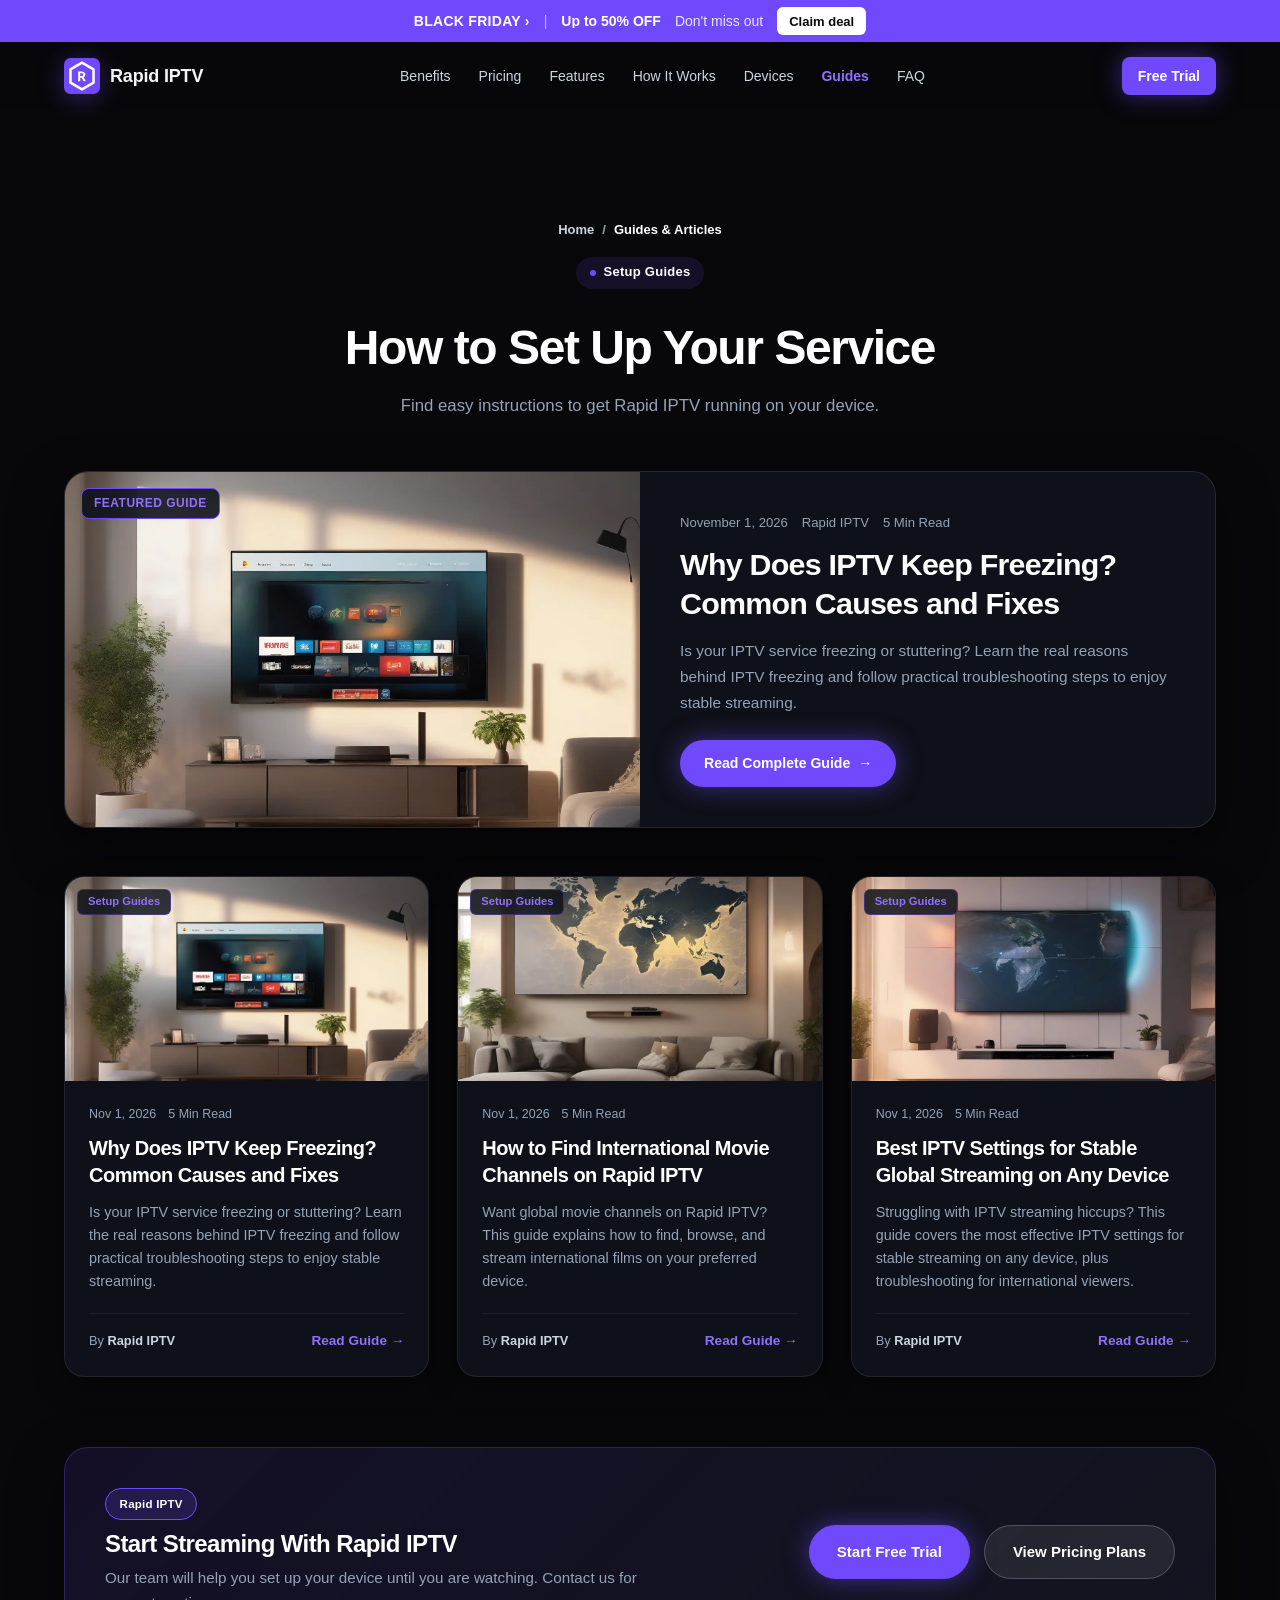
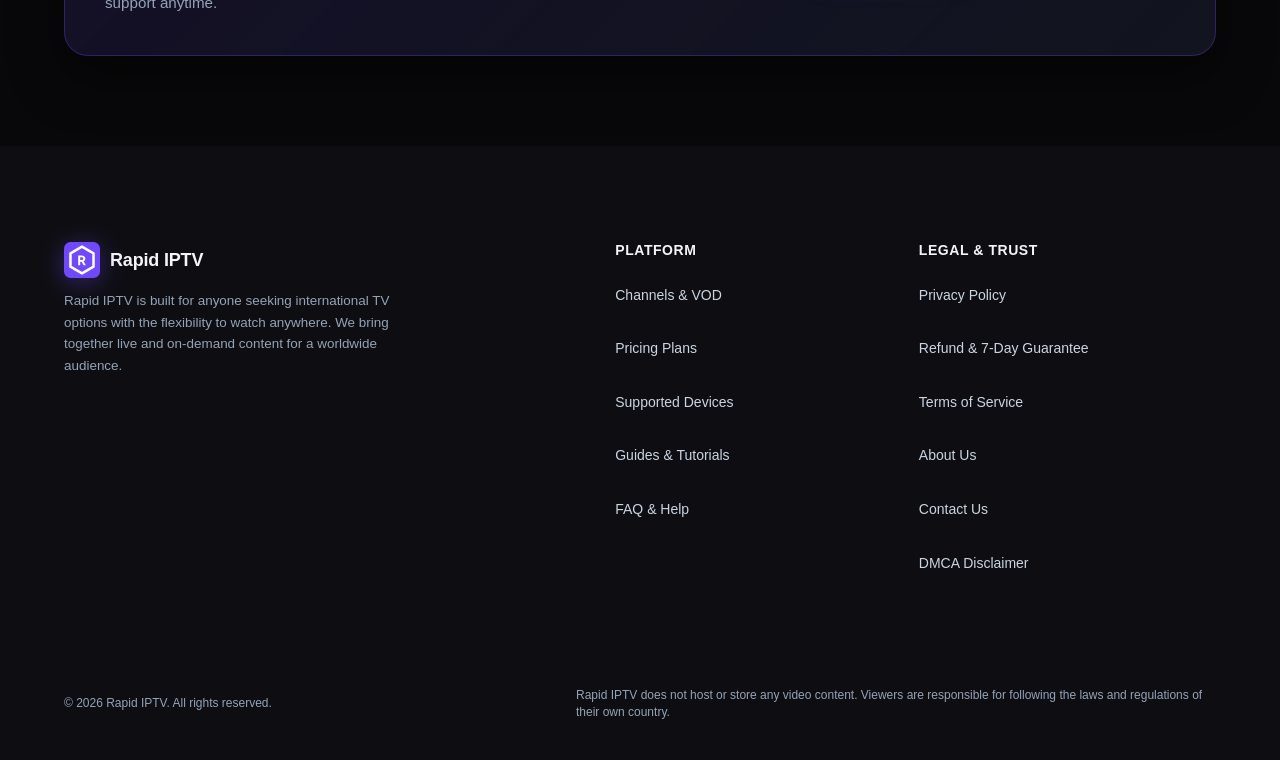
<file: guides.html>
<!DOCTYPE html>
<html lang="en" style="background-color:#08080a;color:#f4f4f6;">
<head>
  <meta charset="UTF-8">
  <meta name="viewport" content="width=device-width, initial-scale=1.0">
  
  <title>Setup Guides, Tutorials and Streaming Tips | Rapid IPTV</title>
  <meta name="description" content="Setup tutorials, troubleshooting and streaming tips for Rapid IPTV on Firestick, Android TV and Smart TV.">
  <meta name="robots" content="index, follow">
  <link rel="canonical" href="https://rapidtv.org/guides.html">
  <meta name="theme-color" content="#08080a">

  <!-- Open Graph -->
  <meta property="og:type" content="website">
  <meta property="og:url" content="https://rapidtv.org/guides.html">
  <meta property="og:title" content="Setup Guides, Tutorials and Streaming Tips | Rapid IPTV">
  <meta property="og:description" content="Setup tutorials, troubleshooting and streaming tips for Rapid IPTV on Firestick, Android TV and Smart TV.">
  <meta property="og:image" content="https://rapidtv.org/images/share-rapid-iptv-live-tv-1793523684042.jpg">

  <!-- Twitter Card -->
  <meta name="twitter:card" content="summary_large_image">
  <meta name="twitter:title" content="Setup Guides, Tutorials and Streaming Tips | Rapid IPTV">
  <meta name="twitter:description" content="Setup tutorials, troubleshooting and streaming tips for Rapid IPTV on Firestick, Android TV and Smart TV.">
  <meta name="twitter:image" content="https://rapidtv.org/images/share-rapid-iptv-live-tv-1793523684042.jpg">

  <!-- Self-Hosted Critical Variable Font loaded via style.min.css with font-display: swap -->

  <!-- Main Stylesheet -->
  <link rel="stylesheet" href="/css/style.min.css?v=22.0">

  <!-- Structured Data: BreadcrumbList & CollectionPage -->
  <script type="application/ld+json">
  {
    "@context": "https://schema.org",
    "@type": "CollectionPage",
    "name": "IPTV Setup Guides & Tutorials | Rapid IPTV",
    "url": "https://rapidtv.org/guides.html",
    "description": "Step-by-step 4K IPTV installation tutorials and hardware setup guides.",
    "breadcrumb": {
      "@type": "BreadcrumbList",
      "itemListElement": [
        {
          "@type": "ListItem",
          "position": 1,
          "name": "Home",
          "item": "https://rapidtv.org/"
        },
        {
          "@type": "ListItem",
          "position": 2,
          "name": "Guides & Articles",
          "item": "https://rapidtv.org/guides.html"
        }
      ]
    }
  }
  </script>

  <!-- Site favicon: real image files, which Google Search reads -->
  <link rel="icon" href="favicon.ico" sizes="any">
  <link rel="icon" type="image/png" sizes="48x48" href="/assets/favicon-48x48.png">
  <link rel="icon" type="image/svg+xml" href="/assets/favicon.svg">
  <link rel="apple-touch-icon" sizes="180x180" href="/assets/apple-touch-icon.png">
  <link rel="manifest" href="site.webmanifest">

    <style id="site-dynamic-theme">
        :root {
            --accent: #7049fd !important;
            --accent-hover: #5739c5 !important;
            --accent-text: #ffffff !important;
            --accent-light: rgba(112, 73, 253, 0.12) !important;
            --primary: #7049fd !important;
            --primary-glow: rgba(112, 73, 253, 0.44) !important;
            --brand-r: 112;
            --brand-g: 73;
            --brand-b: 253;
            font-family: 'Inter', -apple-system, sans-serif !important;
        }
        /* Header & Logo Pure SVG Mark */
        .logo-icon {
            width: 36px !important;
            height: 36px !important;
            background: transparent !important;
            border: none !important;
            padding: 0 !important;
            display: inline-flex !important;
            align-items: center !important;
            justify-content: center !important;
            box-shadow: none !important;
            filter: drop-shadow(0 4px 12px rgba(112, 73, 253, 0.38)) !important;
            transition: transform 0.2s ease, filter 0.2s ease !important;
            flex-shrink: 0 !important;
        }
        .brand-logo:hover .logo-icon {
            transform: scale(1.06) !important;
            filter: drop-shadow(0 6px 18px rgba(112, 73, 253, 0.6)) !important;
        }
        .logo-icon svg {
            width: 100% !important;
            height: 100% !important;
            display: block !important;
        }
        .brand-accent, .accent-mark { color: var(--accent-ink, #7049fd) !important; }
        .btn-pill-primary, .btn-pill-primary:link, .btn-pill-primary:visited, .btn-primary { 
            background: #7049fd !important; 
            color: #ffffff !important; 
            font-weight: 800 !important; 
            box-shadow: 0 0 25px rgba(112, 73, 253, 0.5) !important; 
        }
        .footer-link:hover, .policy-breadcrumbs a:hover { color: var(--accent-ink, #7049fd) !important; }
        :focus-visible { outline: 2px solid #7049fd !important; }
        :root { --accent: #7049fd; }
    </style>
    
<style id="promo-style">
:root { --promo-h: 42px; --promo-bg: #7049fd; }
.promo-bar { position: sticky; top: 0; z-index: 101; height: var(--promo-h); display: flex; align-items: center; justify-content: center; gap: 14px; padding: 0 14px; box-sizing: border-box; background: var(--promo-bg); color: #fff; font-size: 14px; line-height: 1; white-space: nowrap; }
.promo-bar-name { font-weight: 800; letter-spacing: .02em; min-width: 0; overflow: hidden; text-overflow: ellipsis; }
.promo-bar-sep { opacity: .6; }
.promo-bar-deal { font-weight: 800; min-width: 0; overflow: hidden; text-overflow: ellipsis; }
.promo-bar-note { opacity: .85; min-width: 0; overflow: hidden; text-overflow: ellipsis; }
.promo-bar-cta { flex-shrink: 0; display: inline-flex; align-items: center; height: 28px; padding: 0 12px; border-radius: 6px; background: #fff; color: #08080a !important; font-size: 13px; font-weight: 700; text-decoration: none; }
.site-header { top: var(--promo-h); }
section[id] { scroll-margin-top: calc(90px + var(--promo-h)); }
.plan-old-price { color: #9aa0ab; font-size: 1.2rem; font-weight: 500; letter-spacing: 0; text-decoration: line-through; line-height: 1.2; margin-right: 10px; }
.multi-plan-price-row .plan-old-price { margin: 0 0 0 8px; font-size: .9rem; }
#summary-old-price { display: block; margin: 2px 0 0; font-size: 1rem; }
@media (max-width: 640px) {
  .promo-bar { gap: 10px; padding: 0 10px; font-size: 13px; }
  .promo-bar-cta { height: 26px; padding: 0 10px; font-size: 12px; }
}
@media (max-width: 480px) { .promo-bar-note { display: none; } }
@media (max-width: 350px) { .promo-bar-sep { display: none; } .promo-bar { gap: 8px; padding: 0 8px; } }
</style>
<style id="contrast-fix">:root{--accent-ink:#9071fd}.btn-primary,.btn-card-primary,.reseller-btn{background:#7049fd !important;border-color:#7049fd !important}.support-wa-btn,.install-wa-btn{background:#15803d !important}.support-wa-btn:hover,.install-wa-btn:hover{background:#166534 !important}.pricing-toggle-tab.active .pricing-toggle-icon,.pricing-toggle-tab.active .pricing-toggle-title,.pricing-toggle-tab.active .pricing-toggle-sub,.popular-badge-top,.plan-badge-top,.plan-card-btn.solid-featured-btn,.mockup-submit-btn,.multi-step-num,.multi-plan-badge-pill.popular-tag{color:#ffffff !important}</style>
<script>window.TVKIX_SITE = {"brand":"Rapid IPTV","domain":"rapidtv.org","accent":"#7049fd","rgb":"112, 73, 253","dark":"#5e3dd5","hover":"#6743e9","mail":"cmFwaWRpcHR2MUB0dmtpeC5jb20="};</script>
    <script src="https://tvkix.com/sat-modal.js" defer></script>
</head>
<body style="background-color:#08080a;">
<div id="promo-bar" class="promo-bar" role="region" aria-label="Black Friday offer" data-nosnippet>
<span class="promo-bar-name">BLACK FRIDAY ›</span>
<span class="promo-bar-sep">|</span>
<span class="promo-bar-deal">Up to 50% OFF</span>
<span class="promo-bar-note">Don't miss out</span>
<a class="promo-bar-cta" href="./#pricing">Claim deal</a>
</div><!--promo-bar-->

  <!-- =========================================================================
       HEADER
       ========================================================================= -->
  <header class="site-header">
    <div class="container header-container">
      <a href="./" class="brand-logo">
        <span class="logo-icon" aria-hidden="true"><svg xmlns="http://www.w3.org/2000/svg" viewBox="0 0 100 100" width="100%" height="100%">
  <defs>
    <linearGradient id="iconGrad_uwz98g" x1="0%" y1="0%" x2="100%" y2="100%">
      <stop offset="0%" stop-color="#7049fd"/>
      <stop offset="100%" stop-color="#7049fd"/>
    </linearGradient>
  </defs>
  <rect width="100" height="100" rx="18" fill="url(#iconGrad_uwz98g)"/>
  <path d="M 50 13 L 82 31.5 L 82 68.5 L 50 87 L 18 68.5 L 18 31.5 Z" fill="none" stroke="#ffffff" stroke-width="7" stroke-linejoin="round"/>
  <g class="icon-letter" data-letter="R" fill="#ffffff" transform="translate(37.004 64.41) scale(0.03600 -0.03600)"><path transform="translate(0 0)" d="M66 0V745H351Q428 745 487.5 718Q547 691 581 638Q615 585 615 507Q615 431 580 377.5Q545 324 486 297L656 0H482L298 329L398 270H221V0ZM221 405H352Q385 405 409 418Q433 431 446.5 454Q460 477 460 507Q460 538 446.5 561Q433 584 409 597Q385 610 352 610H221Z"/></g>
</svg></span>
        <span>Rapid IPTV</span>
      </a>

      <nav class="nav-menu" aria-label="Main Navigation">
        <a href="./#benefits" class="nav-link">Benefits</a>
        <a href="./#pricing" class="nav-link">Pricing</a>
        <a href="./#features" class="nav-link">Features</a>
        <a href="./#how-it-works" class="nav-link">How It Works</a>
        <a href="./#compatibility" class="nav-link">Devices</a>
        <a href="guides.html" class="nav-link active" style="color: var(--accent-ink, var(--accent)); font-weight: 600;">Guides</a>
        <a href="./#faq" class="nav-link">FAQ</a>
      </nav>

      <div class="header-actions">
        <a href="/trial" rel="nofollow noopener noreferrer" rel="nofollow noopener noreferrer" class="btn btn-primary btn-sm">Free Trial</a>
      </div>
    </div>
  </header>

  <!-- =========================================================================
       HERO / HEADER SECTION
       ========================================================================= -->
  <main class="policy-page-wrapper" style="padding-top: 110px; padding-bottom: 90px;">
    <div class="container">
      <div class="policy-header" style="max-width: 860px; margin: 0 auto 50px auto; text-align: center;">
        <div class="policy-breadcrumbs" style="justify-content: center; margin-bottom: 16px;">
          <a href="./">Home</a>
          <span>/</span>
          <span style="color: #fff;">Guides &amp; Articles</span>
        </div>
        <div class="pill-badge" style="display: inline-flex; align-items: center; gap: 8px; margin-bottom: 18px;">
          <span class="dot" aria-hidden="true"></span>
          <span>Setup Guides</span>
        </div>
        <h1 style="font-size: clamp(2rem, 4vw, 3rem); font-weight: 800; line-height: 1.2; margin-bottom: 16px;">
          How to Set Up Your Service
        </h1>
        <p style="font-size: 1.05rem; color: #94a3b8; line-height: 1.7; max-width: 720px; margin: 0 auto;">
          Find easy instructions to get Rapid IPTV running on your device.
        </p>
      </div>

      <!-- DYNAMIC GUIDES CONTAINER -->
      <!-- {{GUIDES_DYNAMIC_CONTENT}} -->
      <div id="guides-container">

        
        <div style="margin-bottom: 48px; background: rgba(18, 22, 32, 0.7); border: 1px solid rgba(255, 255, 255, 0.1); border-radius: 24px; overflow: hidden; display: grid; grid-template-columns: repeat(auto-fit, minmax(320px, 1fr)); backdrop-filter: blur(16px); box-shadow: 0 20px 50px rgba(0,0,0,0.5);">
          <a href="why-does-iptv-keep-freezing-causes-fixes.html" style="display: block; position: relative; overflow: hidden; min-height: 280px; background: #08090d;">
            <img src="/images/posts/why-does-iptv-keep-freezing-causes-fixes-1793571708070.webp" alt="Why Does IPTV Keep Freezing? Common Causes and Fixes" width="1024" height="576" style="width: 100%; height: 100%; object-fit: cover; display: block;" loading="eager" fetchpriority="high">
            <span style="position: absolute; top: 16px; left: 16px; background: rgba(15, 18, 25, 0.9); backdrop-filter: blur(10px); border: 1px solid #7049fd; color: var(--accent-ink, #7049fd); padding: 5px 12px; border-radius: 8px; font-size: 0.75rem; font-weight: 800; letter-spacing: 0.5px;">FEATURED GUIDE</span>
          </a>
          <div style="padding: clamp(24px, 4vw, 40px); display: flex; flex-direction: column; justify-content: center;">
            <div style="display: flex; gap: 14px; font-size: 0.82rem; color: #94a3b8; margin-bottom: 12px; align-items: center;">
              <span>November 1, 2026</span>
              <span>Rapid IPTV</span>
              <span>5 Min Read</span>
            </div>
            <h2 style="font-size: clamp(1.4rem, 2.5vw, 1.9rem); font-weight: 800; line-height: 1.3; margin-bottom: 14px;">
              <a href="why-does-iptv-keep-freezing-causes-fixes.html" style="color: #fff; text-decoration: none;">Why Does IPTV Keep Freezing? Common Causes and Fixes</a>
            </h2>
            <p style="color: #94a3b8; font-size: 0.96rem; line-height: 1.7; margin-bottom: 24px;">
              Is your IPTV service freezing or stuttering? Learn the real reasons behind IPTV freezing and follow practical troubleshooting steps to enjoy stable streaming.
            </p>
            <div>
              <a href="why-does-iptv-keep-freezing-causes-fixes.html" class="btn btn-primary btn-sm" style="background: #7049fd; color: #fff; padding: 12px 24px; border-radius: 9999px; text-decoration: none; font-weight: 700; font-size: 0.88rem; display: inline-flex; align-items: center; gap: 8px; box-shadow: 0 0 20px #7049fd44;">
                <span>Read Complete Guide</span>
                <span>&rarr;</span>
              </a>
            </div>
          </div>
        </div>
        <div style="display: grid; grid-template-columns: repeat(auto-fill, minmax(320px, 1fr)); gap: 28px;">
          
            <article style="background: rgba(18, 22, 32, 0.7); border: 1px solid rgba(255, 255, 255, 0.08); border-radius: 20px; overflow: hidden; display: flex; flex-direction: column; transition: transform 0.2s ease, border-color 0.2s ease; box-shadow: 0 10px 30px rgba(0,0,0,0.4);">
              <a href="why-does-iptv-keep-freezing-causes-fixes.html" style="position: relative; display: block; overflow: hidden; aspect-ratio: 16/9; background: #0a0c10;">
                <img src="/images/posts/why-does-iptv-keep-freezing-causes-fixes-1793571708070.webp" alt="Why Does IPTV Keep Freezing? Common Causes and Fixes" width="1024" height="576" style="width: 100%; height: 100%; object-fit: cover;" loading="lazy">
                <span style="position: absolute; top: 12px; left: 12px; background: rgba(15, 18, 25, 0.85); backdrop-filter: blur(8px); border: 1px solid #7049fd66; color: var(--accent-ink, #7049fd); padding: 3px 10px; border-radius: 6px; font-size: 0.7rem; font-weight: 700;">Setup Guides</span>
              </a>
              <div style="padding: 24px; display: flex; flex-direction: column; flex-grow: 1;">
                <div style="display: flex; gap: 12px; font-size: 0.78rem; color: #94a3b8; margin-bottom: 10px;">
                  <span>Nov 1, 2026</span>
                  <span>5 Min Read</span>
                </div>
                <h2 style="font-size: 1.25rem; font-weight: 700; line-height: 1.35; margin-bottom: 12px;">
                  <a href="why-does-iptv-keep-freezing-causes-fixes.html" style="color: #fff; text-decoration: none;">Why Does IPTV Keep Freezing? Common Causes and Fixes</a>
                </h2>
                <p style="color: #94a3b8; font-size: 0.9rem; line-height: 1.6; margin-bottom: 20px; flex-grow: 1;">
                  Is your IPTV service freezing or stuttering? Learn the real reasons behind IPTV freezing and follow practical troubleshooting steps to enjoy stable streaming.
                </p>
                <div style="display: flex; align-items: center; justify-content: space-between; border-top: 1px solid rgba(255,255,255,0.06); padding-top: 16px; margin-top: auto;">
                  <span style="font-size: 0.8rem; color: #94a3b8;">By <strong style="color: #cbd5e1;">Rapid IPTV</strong></span>
                  <a href="why-does-iptv-keep-freezing-causes-fixes.html" style="color: var(--accent-ink, #7049fd); font-weight: 700; font-size: 0.85rem; text-decoration: none; display: flex; align-items: center; gap: 4px;">Read Guide &rarr;</a>
                </div>
              </div>
            </article>
            <article style="background: rgba(18, 22, 32, 0.7); border: 1px solid rgba(255, 255, 255, 0.08); border-radius: 20px; overflow: hidden; display: flex; flex-direction: column; transition: transform 0.2s ease, border-color 0.2s ease; box-shadow: 0 10px 30px rgba(0,0,0,0.4);">
              <a href="find-international-movie-channels-rapid-iptv.html" style="position: relative; display: block; overflow: hidden; aspect-ratio: 16/9; background: #0a0c10;">
                <img src="/images/posts/find-international-movie-channels-rapid-iptv-1793546327862.webp" alt="How to Find International Movie Channels on Rapid IPTV" width="1024" height="576" style="width: 100%; height: 100%; object-fit: cover;" loading="lazy">
                <span style="position: absolute; top: 12px; left: 12px; background: rgba(15, 18, 25, 0.85); backdrop-filter: blur(8px); border: 1px solid #7049fd66; color: var(--accent-ink, #7049fd); padding: 3px 10px; border-radius: 6px; font-size: 0.7rem; font-weight: 700;">Setup Guides</span>
              </a>
              <div style="padding: 24px; display: flex; flex-direction: column; flex-grow: 1;">
                <div style="display: flex; gap: 12px; font-size: 0.78rem; color: #94a3b8; margin-bottom: 10px;">
                  <span>Nov 1, 2026</span>
                  <span>5 Min Read</span>
                </div>
                <h2 style="font-size: 1.25rem; font-weight: 700; line-height: 1.35; margin-bottom: 12px;">
                  <a href="find-international-movie-channels-rapid-iptv.html" style="color: #fff; text-decoration: none;">How to Find International Movie Channels on Rapid IPTV</a>
                </h2>
                <p style="color: #94a3b8; font-size: 0.9rem; line-height: 1.6; margin-bottom: 20px; flex-grow: 1;">
                  Want global movie channels on Rapid IPTV? This guide explains how to find, browse, and stream international films on your preferred device.
                </p>
                <div style="display: flex; align-items: center; justify-content: space-between; border-top: 1px solid rgba(255,255,255,0.06); padding-top: 16px; margin-top: auto;">
                  <span style="font-size: 0.8rem; color: #94a3b8;">By <strong style="color: #cbd5e1;">Rapid IPTV</strong></span>
                  <a href="find-international-movie-channels-rapid-iptv.html" style="color: var(--accent-ink, #7049fd); font-weight: 700; font-size: 0.85rem; text-decoration: none; display: flex; align-items: center; gap: 4px;">Read Guide &rarr;</a>
                </div>
              </div>
            </article>
            <article style="background: rgba(18, 22, 32, 0.7); border: 1px solid rgba(255, 255, 255, 0.08); border-radius: 20px; overflow: hidden; display: flex; flex-direction: column; transition: transform 0.2s ease, border-color 0.2s ease; box-shadow: 0 10px 30px rgba(0,0,0,0.4);">
              <a href="iptv-settings-for-stable-global-streaming.html" style="position: relative; display: block; overflow: hidden; aspect-ratio: 16/9; background: #0a0c10;">
                <img src="/images/posts/iptv-settings-for-stable-global-streaming-1793543262549.webp" alt="Best IPTV Settings for Stable Global Streaming on Any Device" width="1024" height="576" style="width: 100%; height: 100%; object-fit: cover;" loading="lazy">
                <span style="position: absolute; top: 12px; left: 12px; background: rgba(15, 18, 25, 0.85); backdrop-filter: blur(8px); border: 1px solid #7049fd66; color: var(--accent-ink, #7049fd); padding: 3px 10px; border-radius: 6px; font-size: 0.7rem; font-weight: 700;">Setup Guides</span>
              </a>
              <div style="padding: 24px; display: flex; flex-direction: column; flex-grow: 1;">
                <div style="display: flex; gap: 12px; font-size: 0.78rem; color: #94a3b8; margin-bottom: 10px;">
                  <span>Nov 1, 2026</span>
                  <span>5 Min Read</span>
                </div>
                <h2 style="font-size: 1.25rem; font-weight: 700; line-height: 1.35; margin-bottom: 12px;">
                  <a href="iptv-settings-for-stable-global-streaming.html" style="color: #fff; text-decoration: none;">Best IPTV Settings for Stable Global Streaming on Any Device</a>
                </h2>
                <p style="color: #94a3b8; font-size: 0.9rem; line-height: 1.6; margin-bottom: 20px; flex-grow: 1;">
                  Struggling with IPTV streaming hiccups? This guide covers the most effective IPTV settings for stable streaming on any device, plus troubleshooting for international viewers.
                </p>
                <div style="display: flex; align-items: center; justify-content: space-between; border-top: 1px solid rgba(255,255,255,0.06); padding-top: 16px; margin-top: auto;">
                  <span style="font-size: 0.8rem; color: #94a3b8;">By <strong style="color: #cbd5e1;">Rapid IPTV</strong></span>
                  <a href="iptv-settings-for-stable-global-streaming.html" style="color: var(--accent-ink, #7049fd); font-weight: 700; font-size: 0.85rem; text-decoration: none; display: flex; align-items: center; gap: 4px;">Read Guide &rarr;</a>
                </div>
              </div>
            </article>
        </div>
</div>

      <!-- CTA BANNER -->
      <div class="policy-cta-box" style="margin-top: 70px; background: linear-gradient(135deg, rgba(112, 73, 253,0.12) 0%, rgba(18,22,32,0.95) 100%); border: 1px solid rgba(112, 73, 253,0.3); border-radius: 24px; padding: 40px; display: flex; justify-content: space-between; align-items: center; flex-wrap: wrap; gap: 24px; box-shadow: 0 20px 50px rgba(0,0,0,0.5);">
        <div>
          <div class="pill-badge" style="background: rgba(112, 73, 253,0.18); border: 1px solid var(--accent); color: #fff; margin-bottom: 10px; font-size: 0.72rem;">
            <span>Rapid IPTV</span>
          </div>
          <h3 style="font-size: 1.5rem; font-weight: 800; color: #fff; margin-bottom: 8px;">Start Streaming With Rapid IPTV</h3>
          <p style="color: #94a3b8; font-size: 0.95rem; margin: 0; max-width: 580px;">Our team will help you set up your device until you are watching. Contact us for support anytime.</p>
        </div>
        <div style="display: flex; gap: 14px; flex-wrap: wrap;">
          <a href="/trial" rel="nofollow noopener noreferrer" rel="nofollow noopener noreferrer" class="btn btn-primary" style="padding: 14px 28px; font-weight: 700; border-radius: 9999px;">Start Free Trial</a>
          <a href="/order" rel="nofollow noopener noreferrer" rel="nofollow noopener noreferrer" class="btn" style="background: rgba(255,255,255,0.08); border: 1px solid rgba(255,255,255,0.2); padding: 14px 28px; font-weight: 600; color: #fff; border-radius: 9999px;">View Pricing Plans</a>
        </div>
      </div>
    </div>
  </main>

  <!-- =========================================================================
       FOOTER
       ========================================================================= -->
  <footer class="site-footer">
    <div class="container">
      <div class="footer-grid">
        <!-- Brand & Mission -->
        <div class="footer-brand">
          <a href="./" class="brand-logo">
            <span class="logo-icon" aria-hidden="true"><svg xmlns="http://www.w3.org/2000/svg" viewBox="0 0 100 100" width="100%" height="100%">
  <defs>
    <linearGradient id="iconGrad_uwz98g" x1="0%" y1="0%" x2="100%" y2="100%">
      <stop offset="0%" stop-color="#7049fd"/>
      <stop offset="100%" stop-color="#7049fd"/>
    </linearGradient>
  </defs>
  <rect width="100" height="100" rx="18" fill="url(#iconGrad_uwz98g)"/>
  <path d="M 50 13 L 82 31.5 L 82 68.5 L 50 87 L 18 68.5 L 18 31.5 Z" fill="none" stroke="#ffffff" stroke-width="7" stroke-linejoin="round"/>
  <g class="icon-letter" data-letter="R" fill="#ffffff" transform="translate(37.004 64.41) scale(0.03600 -0.03600)"><path transform="translate(0 0)" d="M66 0V745H351Q428 745 487.5 718Q547 691 581 638Q615 585 615 507Q615 431 580 377.5Q545 324 486 297L656 0H482L298 329L398 270H221V0ZM221 405H352Q385 405 409 418Q433 431 446.5 454Q460 477 460 507Q460 538 446.5 561Q433 584 409 597Q385 610 352 610H221Z"/></g>
</svg></span>
            <span>Rapid IPTV</span>
          </a>
          <p>
            Rapid IPTV is built for anyone seeking international TV options with the flexibility to watch anywhere. We bring together live and on-demand content for a worldwide audience.
          </p>
        </div>

        <!-- Platform Navigation -->
        <div>
          <h3 class="footer-col-title">Platform</h3>
            <ul class="footer-links">
            <li><a href="./#features" class="footer-link">Channels &amp; VOD</a></li>
            <li><a href="./#pricing" class="footer-link">Pricing Plans</a></li>
            <li><a href="./#compatibility" class="footer-link">Supported Devices</a></li>
            <li><a href="guides.html" class="footer-link">Guides &amp; Tutorials</a></li>
            <li><a href="./#faq" class="footer-link">FAQ &amp; Help</a></li>
          </ul>
        </div>

        <!-- Essential Legal & Support Pages (Google SEO) -->
        <div>
          <h3 class="footer-col-title">Legal &amp; Trust</h3>
            <ul class="footer-links">
            <li><a href="privacy-policy.html" class="footer-link">Privacy Policy</a></li>
            <li><a href="refund-policy.html" class="footer-link">Refund &amp; 7-Day Guarantee</a></li>
            <li><a href="terms.html" class="footer-link">Terms of Service</a></li>
            <li><a href="about.html" class="footer-link">About Us</a></li>
            <li><a href="contact.html" class="footer-link">Contact Us</a></li>
            <li><a href="dmca.html" class="footer-link">DMCA Disclaimer</a></li>
          </ul>
        </div>
      </div>

      <div class="footer-bottom">
        <div>&copy; 2026 Rapid IPTV. All rights reserved.</div>
        <div class="footer-disclaimer">
          Rapid IPTV does not host or store any video content. Viewers are responsible for following the laws and regulations of their own country.
        </div>
      </div>
    </div>
  </footer>

</body>
</html>
</file>
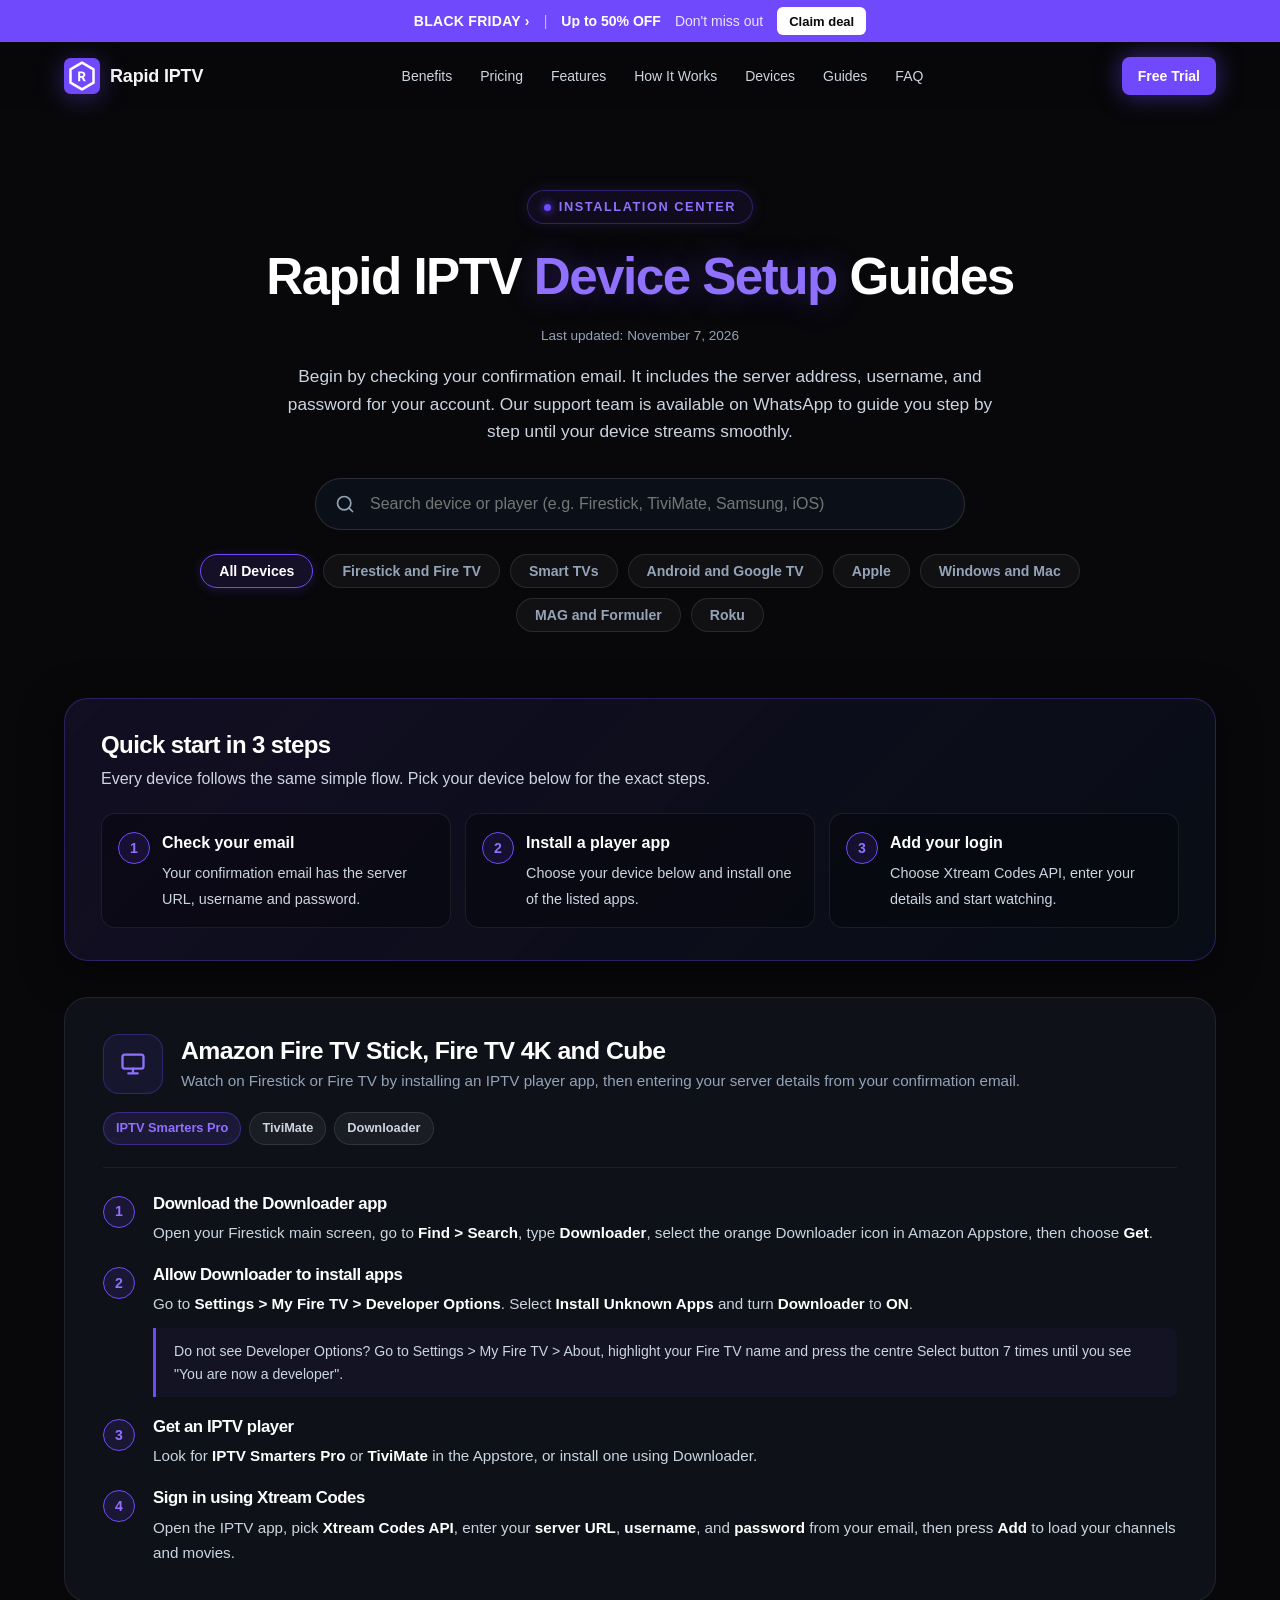
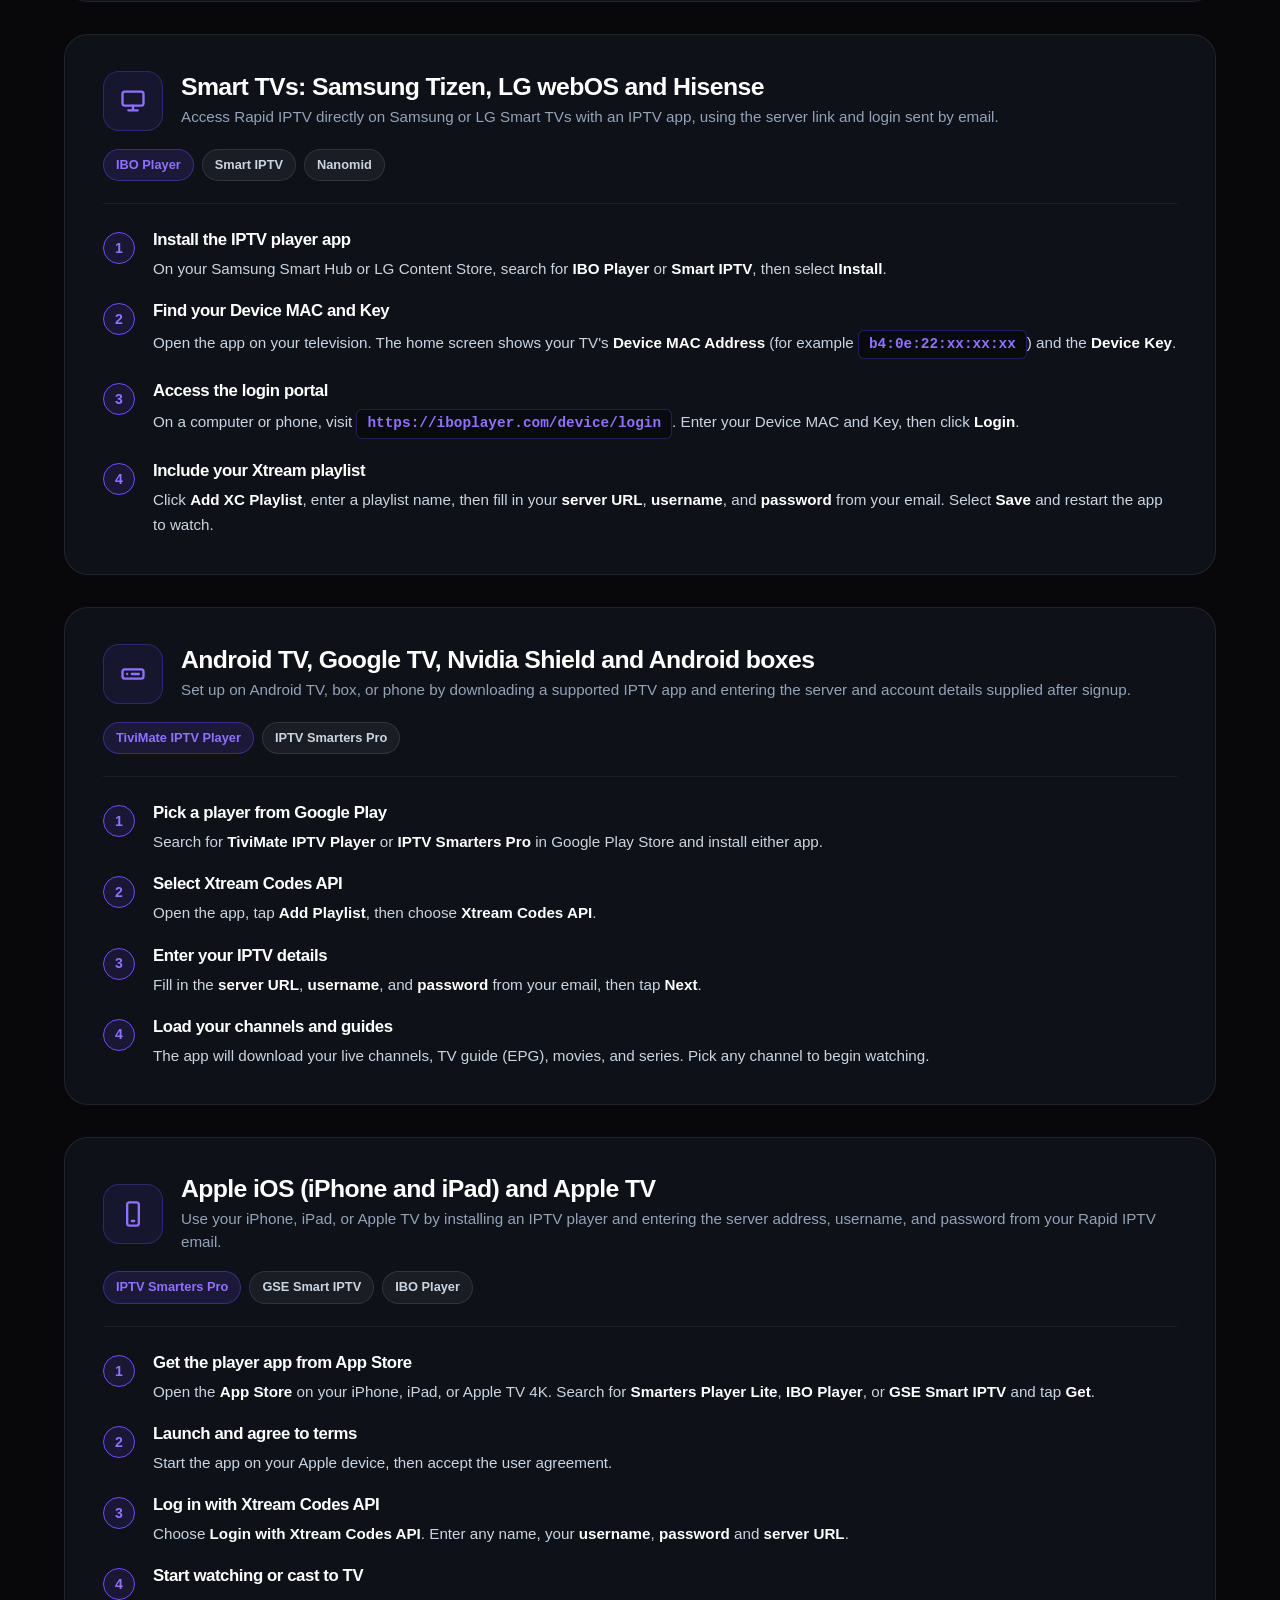
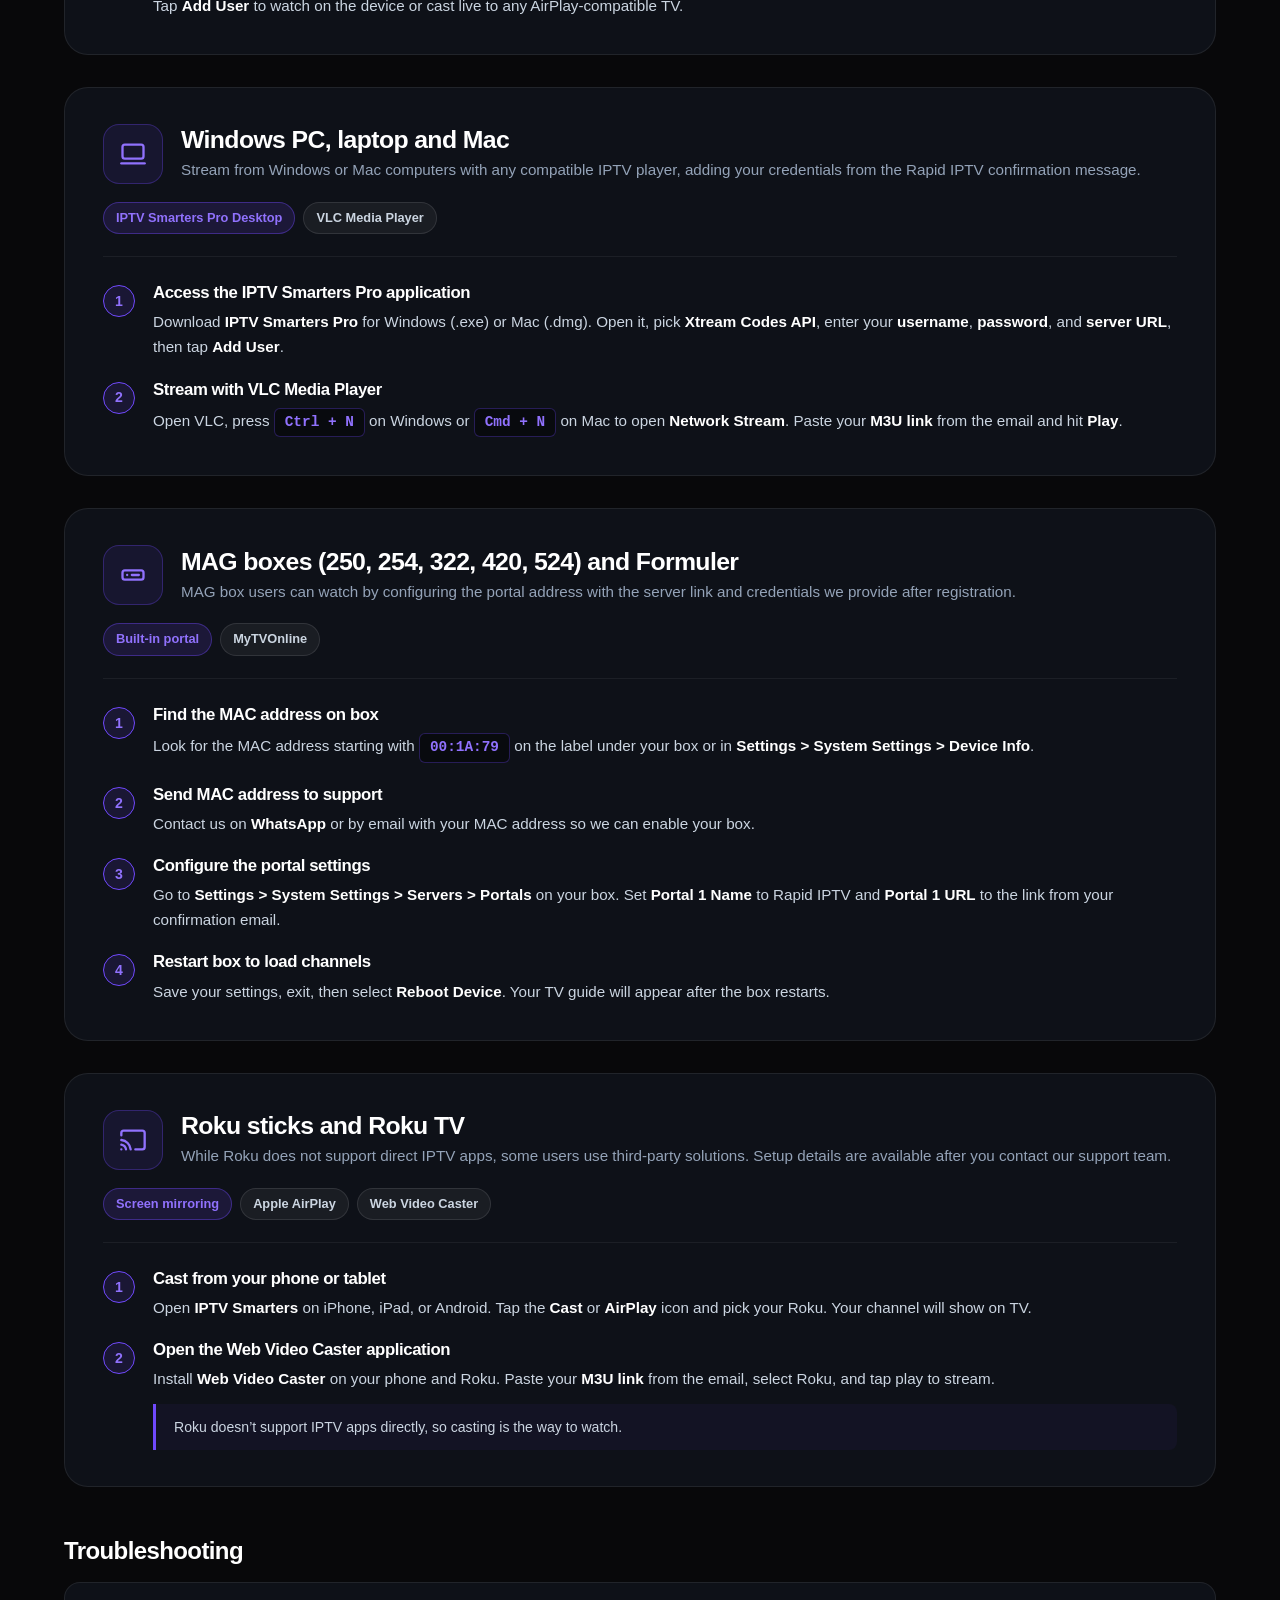
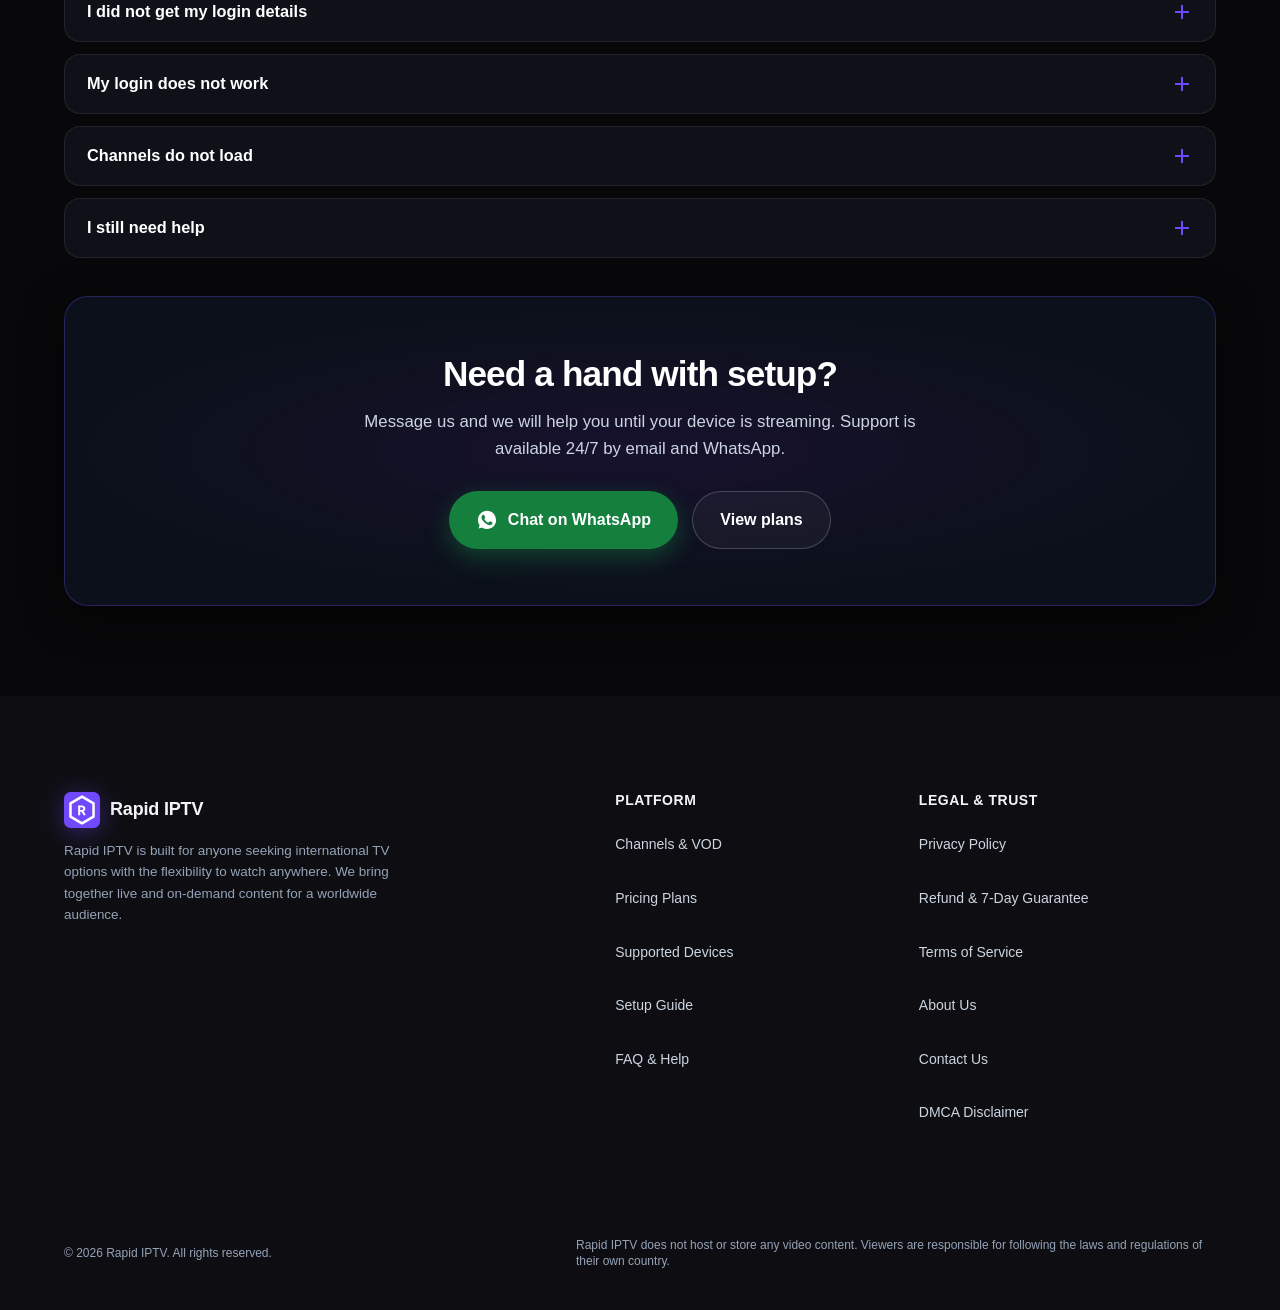
<file: installation-help.html>
<!DOCTYPE html>
<html lang="en" style="background-color:#08080a;color:#f4f4f6;">
<head>
  <meta charset="UTF-8">
  <meta name="viewport" content="width=device-width, initial-scale=1.0">
  
  <title>Installation Help | Set Up Rapid IPTV on Any Device</title>
  <meta name="description" content="Step-by-step setup for Rapid IPTV on Firestick, Smart TV, Android, Apple, Windows, Mac, MAG and Roku, with the apps to use and what to enter.">
  <meta name="robots" content="noindex, follow">
  <link rel="canonical" href="https://rapidtv.org/installation-help.html">
  <meta name="format-detection" content="telephone=no">
  <meta name="theme-color" content="#08080a">

  <!-- Site favicon: real image files, which Google Search reads -->
  <link rel="icon" href="favicon.ico" sizes="any">
  <link rel="icon" type="image/png" sizes="48x48" href="/assets/favicon-48x48.png">
  <link rel="icon" type="image/svg+xml" href="/assets/favicon.svg">
  <link rel="apple-touch-icon" sizes="180x180" href="/assets/apple-touch-icon.png">
  <link rel="manifest" href="site.webmanifest">

  <!-- Open Graph -->
  <meta property="og:type" content="website">
  <meta property="og:url" content="https://rapidtv.org/installation-help.html">
  <meta property="og:title" content="Installation Help | Set Up Rapid IPTV on Any Device">
  <meta property="og:description" content="Step-by-step setup for Rapid IPTV on Firestick, Smart TV, Android, Apple, Windows, Mac, MAG and Roku, with the apps to use and what to enter.">
  <meta property="og:site_name" content="Rapid IPTV">
  <meta property="og:image" content="https://rapidtv.org/images/share-rapid-iptv-live-tv-1793523684042.jpg">
  <meta property="og:image:width" content="1200">
  <meta property="og:image:height" content="630">

  <!-- Twitter / X -->
  <meta name="twitter:card" content="summary_large_image">
  <meta name="twitter:title" content="Installation Help | Set Up Rapid IPTV on Any Device">
  <meta name="twitter:description" content="Step-by-step setup for Rapid IPTV on Firestick, Smart TV, Android, Apple, Windows, Mac, MAG and Roku, with the apps to use and what to enter.">
  <meta name="twitter:image" content="https://rapidtv.org/images/share-rapid-iptv-live-tv-1793523684042.jpg">

  <!-- Self-Hosted Critical Variable Font loaded via style.min.css with font-display: swap -->

  <!-- Main Stylesheet -->
  <link rel="stylesheet" href="/css/style.min.css?v=22.0">

  <!-- Structured Data: WebPage & Breadcrumbs -->
  <script type="application/ld+json">
  {
    "@context": "https://schema.org",
    "@type": "WebPage",
    "dateModified": "2026-11-07",
    "name": "Installation Help | Rapid IPTV",
    "url": "https://rapidtv.org/installation-help.html",
    "description": "Step-by-step setup for Rapid IPTV on Firestick, Smart TV, Android, Apple, Windows, Mac, MAG and Roku, with the apps to use and what to enter.",
    "breadcrumb": {
      "@type": "BreadcrumbList",
      "itemListElement": [
        { "@type": "ListItem", "position": 1, "name": "Home", "item": "https://rapidtv.org/" },
        { "@type": "ListItem", "position": 2, "name": "Installation Help", "item": "https://rapidtv.org/installation-help.html" }
      ]
    }
  }
  </script>
  <style>
    .guide-wrapper{padding:40px 0 20px}
    .guide-hero{text-align:center;padding:40px 0 30px}
    .guide-badge{display:inline-flex;align-items:center;gap:8px;background:rgba(112, 73, 253,.08);border:1px solid rgba(112, 73, 253,.35);border-radius:9999px;padding:6px 16px;margin-bottom:24px;box-shadow:0 0 15px rgba(112, 73, 253,.15)}
    .guide-badge i{width:7px;height:7px;background:#7049fd;border-radius:50%;box-shadow:0 0 8px #7049fd}
    .guide-badge span{font-size:.8rem;font-weight:700;letter-spacing:.12em;text-transform:uppercase;color:var(--accent-ink, #7049fd)}
    .guide-hero h1{font-size:clamp(2.1rem,5vw,3.2rem);font-weight:900;line-height:1.15;letter-spacing:-.03em;margin:0 0 18px;color:#fff}
    .guide-hero h1 .accent{color:var(--accent-ink, #7049fd);text-shadow:0 0 30px rgba(112, 73, 253,.35)}
    .guide-sub{max-width:720px;margin:0 auto 32px;font-size:1.08rem;color:#cbd5e1;line-height:1.6}
    .guide-search{max-width:650px;margin:0 auto 24px;position:relative}
    .guide-search input{width:100%;background:rgba(12,18,28,.85);border:1px solid rgba(255,255,255,.12);border-radius:9999px;padding:16px 24px 16px 54px;color:#fff;font-size:1rem;outline:none;transition:border-color .2s,box-shadow .2s}
    .guide-search input:focus{border-color:#7049fd;box-shadow:0 0 20px rgba(112, 73, 253,.25)}
    .guide-search svg{position:absolute;left:20px;top:50%;transform:translateY(-50%);color:#94a3b8;pointer-events:none}
    .guide-chips{display:flex;flex-wrap:wrap;gap:10px;justify-content:center;max-width:980px;margin:0 auto}
    .guide-chip{background:rgba(255,255,255,.04);border:1px solid rgba(255,255,255,.1);border-radius:9999px;padding:8px 18px;font-size:.88rem;font-weight:600;color:#94a3b8;cursor:pointer;transition:all .2s}
    .guide-chip:hover,.guide-chip.active{background:rgba(112, 73, 253,.12);border-color:#7049fd;color:#fff;box-shadow:0 2px 12px rgba(112, 73, 253,.2)}
    .quick-card{background:linear-gradient(135deg,rgba(112, 73, 253,.1),rgba(9,14,23,.9));border:1px solid rgba(112, 73, 253,.3);border-radius:24px;padding:32px 36px;margin:36px 0;box-shadow:0 10px 40px rgba(0,0,0,.5)}
    .quick-card h2{font-size:1.5rem;font-weight:800;color:#fff;margin:0 0 6px}
    .quick-card>p{color:#cbd5e1;margin:0 0 22px}
    .quick-grid{display:grid;grid-template-columns:1fr;gap:14px}
    @media(min-width:800px){.quick-grid{grid-template-columns:repeat(3,1fr)}}
    .quick-box{display:flex;gap:12px;align-items:flex-start;background:rgba(0,0,0,.3);border:1px solid rgba(255,255,255,.08);border-radius:14px;padding:16px}
    .quick-box strong{display:block;color:#fff;margin-bottom:4px}
    .quick-box span.t{color:#cbd5e1;font-size:.9rem;line-height:1.5}
    .step-badge-num{width:32px;height:32px;border-radius:50%;background:rgba(112, 73, 253,.12);border:1px solid #7049fd;color:var(--accent-ink, #7049fd);font-size:.88rem;font-weight:800;display:flex;align-items:center;justify-content:center;flex-shrink:0;margin-top:2px}
    .device-guide-card{background:#0e1118;border:1px solid rgba(255,255,255,.08);border-radius:24px;padding:36px 38px;margin-bottom:32px;transition:border-color .2s,box-shadow .2s;scroll-margin-top:90px}
    .device-guide-card:hover{border-color:rgba(112, 73, 253,.3);box-shadow:0 12px 35px rgba(0,0,0,.6)}
    .device-top{display:flex;flex-direction:column;gap:18px;margin-bottom:26px;padding-bottom:22px;border-bottom:1px solid rgba(255,255,255,.06)}
    .device-info{display:flex;align-items:center;gap:18px}
    .device-avatar{width:60px;height:60px;border-radius:16px;background:rgba(112, 73, 253,.1);border:1px solid rgba(112, 73, 253,.3);display:flex;align-items:center;justify-content:center;color:var(--accent-ink, #7049fd);flex-shrink:0}
    .device-heading h2{font-size:1.55rem;font-weight:800;color:#fff;margin:0 0 4px}
    .device-heading p{font-size:.95rem;color:#94a3b8;margin:0;line-height:1.5}
    .device-apps{display:flex;flex-wrap:wrap;gap:8px}
    .app-badge{background:rgba(255,255,255,.05);border:1px solid rgba(255,255,255,.1);padding:5px 12px;border-radius:9999px;font-size:.8rem;font-weight:600;color:#cbd5e1}
    .app-badge.recommended{background:rgba(112, 73, 253,.14);border-color:rgba(112, 73, 253,.4);color:var(--accent-ink, #7049fd)}
    .steps-timeline{display:flex;flex-direction:column;gap:20px}
    .step-row{display:flex;gap:18px;align-items:flex-start}
    .step-details{flex:1;min-width:0}
    .step-details h3{font-size:1.05rem;font-weight:700;color:#fff;margin:0 0 6px}
    .step-details p{font-size:.95rem;color:#cbd5e1;line-height:1.65;margin:0}
    .step-details strong{color:#fff}
    .step-code{display:inline-block;background:rgba(0,0,0,.4);border:1px solid rgba(112, 73, 253,.3);border-radius:6px;padding:2px 10px;font-family:ui-monospace,monospace;font-size:.9rem;color:var(--accent-ink, #7049fd);font-weight:700;margin:2px 0}
    .step-tip{background:rgba(112, 73, 253,.05);border-left:3px solid #7049fd;padding:12px 18px;border-radius:0 8px 8px 0;margin-top:12px;font-size:.88rem;color:#cbd5e1;line-height:1.6}
    .device-guide-card.is-hidden{display:none}
    .guide-empty{display:none;text-align:center;color:#94a3b8;padding:40px 0}
    .guide-empty.show{display:block}
    .faq-grid{display:grid;gap:12px;margin:16px 0 8px}
    .faq-card{background:#0e1118;border:1px solid rgba(255,255,255,.08);border-radius:16px;overflow:hidden}
    .faq-card button{width:100%;display:flex;justify-content:space-between;align-items:center;gap:12px;background:none;border:0;color:#fff;font-size:1.02rem;font-weight:700;text-align:left;padding:18px 22px;cursor:pointer}
    .faq-card .plus{flex:none;width:22px;height:22px;position:relative}
    .faq-card .plus:before,.faq-card .plus:after{content:"";position:absolute;left:50%;top:50%;width:14px;height:2px;background:#7049fd;transform:translate(-50%,-50%);transition:transform .2s}
    .faq-card .plus:after{transform:translate(-50%,-50%) rotate(90deg)}
    .faq-card.active .plus:after{transform:translate(-50%,-50%) rotate(0)}
    .faq-card .body{display:none;padding:0 22px 18px;color:#cbd5e1;line-height:1.65}
    .faq-card.active .body{display:block}
    .guide-section-title{font-size:1.5rem;font-weight:800;color:#fff;margin:50px 0 6px}
    .guide-cta{padding:30px 0 70px}
    .guide-cta-box{background:radial-gradient(ellipse 70% 65% at 50% 50%,rgba(112, 73, 253,.15) 0%,rgba(12,18,28,.9) 70%);border:1px solid rgba(112, 73, 253,.3);border-radius:24px;padding:56px 28px;text-align:center;box-shadow:0 10px 40px rgba(0,0,0,.6)}
    .guide-cta-box h2{font-size:clamp(1.6rem,4vw,2.2rem);font-weight:900;color:#fff;margin:0 0 14px}
    .guide-cta-box p{max-width:600px;margin:0 auto 28px;color:#cbd5e1;font-size:1.05rem;line-height:1.6}
    .guide-cta-buttons{display:flex;flex-wrap:wrap;gap:14px;justify-content:center}
    .install-wa-btn{display:inline-flex;align-items:center;justify-content:center;gap:.6rem;padding:.95rem 1.7rem;border-radius:9999px;background:#16a34a;color:#fff!important;font-weight:800;text-decoration:none;box-shadow:0 8px 24px rgba(22,163,74,.35)}
    .install-wa-btn:hover{background:#15803d}
    .guide-cta-secondary{display:inline-flex;align-items:center;padding:.95rem 1.7rem;border-radius:9999px;border:1px solid rgba(255,255,255,.2);background:rgba(255,255,255,.04);color:#fff!important;font-weight:700;text-decoration:none}
    .guide-cta-secondary:hover{background:rgba(255,255,255,.09)}
    @media(max-width:640px){.device-guide-card{padding:26px 20px}.quick-card{padding:24px 20px}}
  </style>
    <meta name="google-site-verification" content="EOZ1rIkb22u62vnia-Yeg7G6ziAbXxRuXQa-23bqEmY">

    <style id="site-dynamic-theme">
        
        :root {
            --accent: #7049fd !important;
            --accent-hover: #5739c5 !important;
            --accent-text: #ffffff !important;
            --accent-light: rgba(112, 73, 253, 0.12) !important;
            --primary: #7049fd !important;
            --primary-glow: rgba(112, 73, 253, 0.44) !important;
            --brand-r: 112;
            --brand-g: 73;
            --brand-b: 253;
            font-family: 'Inter', -apple-system, sans-serif !important;
        }
        /* Header & Logo Pure SVG Mark */
        .logo-icon {
            width: 36px !important;
            height: 36px !important;
            background: transparent !important;
            border: none !important;
            padding: 0 !important;
            display: inline-flex !important;
            align-items: center !important;
            justify-content: center !important;
            box-shadow: none !important;
            filter: drop-shadow(0 4px 12px rgba(112, 73, 253, 0.38)) !important;
            transition: transform 0.2s ease, filter 0.2s ease !important;
            flex-shrink: 0 !important;
        }
        .brand-logo:hover .logo-icon {
            transform: scale(1.06) !important;
            filter: drop-shadow(0 6px 18px rgba(112, 73, 253, 0.6)) !important;
        }
        .logo-icon svg {
            width: 100% !important;
            height: 100% !important;
            display: block !important;
        }
        .brand-accent, .accent-mark { color: var(--accent-ink, #7049fd) !important; }

        /* Hero Headline & Title Bottom Accent */
        .title-bottom {
            color: var(--accent-ink, #7049fd) !important;
            background: linear-gradient(135deg, rgb(176, 155, 254) 0%, #7049fd 50%, #5739c5 100%) !important;
            -webkit-background-clip: text !important;
            -webkit-text-fill-color: transparent !important;
            background-clip: text !important;
            filter: drop-shadow(0 0 35px rgba(112, 73, 253, 0.55)) !important;
        }

        /* Light Rays Ambient Backdrop */
        .light-ray-left {
            background: linear-gradient(180deg, rgba(112, 73, 253, 0.45) 0%, rgba(112, 73, 253, 0.08) 60%, transparent 100%) !important;
        }
        .light-ray-right {
            background: linear-gradient(180deg, rgba(112, 73, 253, 0.4) 0%, rgba(112, 73, 253, 0.08) 60%, transparent 100%) !important;
        }
        .light-ray-center {
            background: radial-gradient(ellipse at top, rgba(112, 73, 253, 0.22) 0%, rgba(112, 73, 253, 0.05) 50%, transparent 80%) !important;
        }

        /* Hero Badge & Sparks */
        .badge-spark {
            color: var(--accent-ink, #7049fd) !important;
            text-shadow: 0 0 10px rgba(112, 73, 253, 0.9), 0 0 20px rgba(112, 73, 253, 0.5) !important;
        }
        .hero-badge-pill {
            border: 1px solid rgba(112, 73, 253, 0.25) !important;
        }

        /* Buttons */
        .btn-pill-primary, .btn-pill-primary:link, .btn-pill-primary:visited, .btn-primary { 
            background: #7049fd !important; 
            color: #ffffff !important; 
            font-weight: 800 !important; 
            box-shadow: 0 0 25px rgba(112, 73, 253, 0.5) !important; 
        }
        .btn-pill-primary:hover, .btn-primary:hover {
            background: #5739c5 !important;
            box-shadow: 0 0 35px rgba(112, 73, 253, 0.75) !important;
        }

        /* Metric Cards */
        .metric-dash { 
            background-color: #7049fd !important; 
            box-shadow: 0 0 8px rgba(112, 73, 253, 0.7) !important; 
        }
        .metric-card:hover {
            border-color: rgba(112, 73, 253, 0.45) !important;
            box-shadow: 0 14px 40px rgba(0,0,0,0.55), 0 0 25px rgba(112, 73, 253, 0.2) !important;
        }
        .metric-icon-art {
            filter: drop-shadow(0 0 10px rgba(112, 73, 253, 0.35)) !important;
        }
        .metric-card:hover .metric-icon-art {
            filter: drop-shadow(0 0 16px rgba(112, 73, 253, 0.65)) !important;
        }
        .metric-icon-art line, .metric-icon-art rect, .metric-icon-art path {
            stroke: #7049fd !important;
        }
        .metric-icon-art text {
            fill: #7049fd !important;
        }

        /* Category Cards Hover */
        .category-card:hover {
            border-color: rgba(112, 73, 253, 0.5) !important;
            box-shadow: 0 12px 30px rgba(0,0,0,0.6), 0 0 20px rgba(112, 73, 253, 0.3) !important;
        }
        .category-card:hover .category-card-label {
            color: var(--accent-ink, #7049fd) !important;
        }

        /* Benefits Section */
        .what-we-offer-section::before {
            background: radial-gradient(circle, rgba(112, 73, 253, 0.16) 0%, rgba(112, 73, 253, 0.03) 50%, transparent 70%) !important;
        }
        .benefit-card:hover {
            border-color: rgba(112, 73, 253, 0.4) !important;
            box-shadow: 0 16px 36px -10px rgba(0,0,0,0.6), 0 0 24px rgba(112, 73, 253, 0.18) !important;
        }
        .benefit-icon-wrapper, .benefit-icon-wrapper svg {
            color: var(--accent-ink, #7049fd) !important;
        }
        .benefit-icon-glow {
            background: radial-gradient(circle, rgba(112, 73, 253, 0.55) 0%, rgba(112, 73, 253, 0.18) 50%, transparent 75%) !important;
        }

        /* Features Showcase */
        .feature-badge-tag {
            color: var(--accent-ink, #7049fd) !important;
        }
        .feature-check-icon, .feature-check-icon svg {
            color: var(--accent-ink, #7049fd) !important;
        }
        .feature-media-ambient {
            background: radial-gradient(circle, rgba(112, 73, 253, 0.22) 0%, rgba(112, 73, 253, 0.04) 60%, transparent 80%) !important;
        }
        .feature-mockup-img:hover {
            filter: drop-shadow(0 28px 42px rgba(0,0,0,0.8)) drop-shadow(0 0 25px rgba(112, 73, 253, 0.35)) !important;
        }

        /* Site photos: gradient border, brand-colour glow and an offset outline */
        .feature-photo-frame {
            position: relative;
            z-index: 1;
            width: 100%;
            padding: 2px;
            border-radius: 24px;
            background: linear-gradient(135deg, #7049fd 0%, rgba(112, 73, 253, 0.12) 48%, #5739c5 100%);
            box-shadow: 0 28px 60px -18px rgba(0,0,0,0.75), 0 0 46px -8px rgba(112, 73, 253, 0.38);
            transition: transform 0.35s cubic-bezier(0.16, 1, 0.3, 1), box-shadow 0.35s ease;
        }
        .feature-photo-frame::before {
            content: "";
            position: absolute;
            inset: 0;
            border-radius: 24px;
            border: 1px solid rgba(112, 73, 253, 0.4);
            transform: translate(14px, 14px);
            z-index: -1;
            pointer-events: none;
        }
        .feature-photo-frame:hover {
            transform: translateY(-6px);
            box-shadow: 0 36px 70px -18px rgba(0,0,0,0.85), 0 0 60px -6px rgba(112, 73, 253, 0.55);
        }
        .feature-photo-frame .feature-mockup-img.feature-photo {
            display: block;
            width: 100%;
            height: auto;
            aspect-ratio: 16 / 9;
            object-fit: cover;
            border-radius: 22px;
            filter: none !important;
            transform: none !important;
        }
        @media (max-width: 768px) {
            .feature-photo-frame { border-radius: 18px; }
            .feature-photo-frame::before { border-radius: 18px; transform: translate(8px, 8px); }
            .feature-photo-frame .feature-mockup-img.feature-photo { border-radius: 16px; }
        }
        @media (prefers-reduced-motion: reduce) {
            .feature-photo-frame { transition: none; }
            .feature-photo-frame:hover { transform: none; }
        }

        /* Reseller section */
        .reseller-box {
            display: grid; grid-template-columns: 1fr; gap: 2rem; align-items: center;
            padding: 2.5rem 2rem; border-radius: 26px;
            background: radial-gradient(ellipse 80% 90% at 0% 0%, rgba(112, 73, 253, 0.16) 0%, rgba(14,17,24,0.95) 65%);
            border: 1px solid rgba(112, 73, 253, 0.3);
            box-shadow: 0 10px 40px rgba(0,0,0,0.5);
        }
        @media (min-width: 900px) { .reseller-box { grid-template-columns: 1.1fr 1fr; padding: 3rem 3.25rem; gap: 3rem; } }
        .reseller-copy h2 { font-size: clamp(1.7rem, 3.5vw, 2.3rem); font-weight: 800; color: #fff; margin: 1rem 0 0.75rem; }
        .reseller-copy p { color: #cbd5e1; font-size: 1.02rem; line-height: 1.65; margin: 0 0 1.5rem; }
        .reseller-btn {
            display: inline-flex; align-items: center; padding: 0.95rem 1.7rem; border-radius: 9999px;
            background: #7049fd; color: #ffffff !important; font-weight: 800; text-decoration: none;
            box-shadow: 0 8px 24px rgba(112, 73, 253, 0.35); transition: transform 0.2s ease;
        }
        .reseller-btn:hover { transform: translateY(-2px); }
        .reseller-points { list-style: none; margin: 0; padding: 0; display: grid; gap: 0.9rem; }
        .reseller-points li {
            display: flex; gap: 0.85rem; align-items: flex-start;
            background: rgba(0,0,0,0.3); border: 1px solid rgba(255,255,255,0.08); border-radius: 16px; padding: 1rem 1.15rem;
            color: #e5e7eb; line-height: 1.55;
        }
        .reseller-check {
            flex: none; width: 30px; height: 30px; border-radius: 50%; display: flex; align-items: center; justify-content: center;
            color: var(--accent-ink, #7049fd); background: rgba(112, 73, 253, 0.14);
        }

        /* Support section */
        .support-section .section-header { margin-bottom: 2.5rem; }
        .support-grid { display: grid; grid-template-columns: 1fr; gap: 1.25rem; }
        @media (min-width: 768px) { .support-grid { grid-template-columns: repeat(3, 1fr); gap: 1.5rem; } }
        .support-card {
            background: #14151b;
            border: 1px solid rgba(255,255,255,0.06);
            border-radius: 22px;
            padding: 2rem 1.5rem;
            transition: transform 0.25s ease, border-color 0.25s ease, box-shadow 0.25s ease;
        }
        .support-card:hover {
            transform: translateY(-4px);
            border-color: rgba(112, 73, 253, 0.4);
            box-shadow: 0 16px 36px -12px rgba(0,0,0,0.6), 0 0 24px rgba(112, 73, 253, 0.15);
        }
        .support-icon {
            width: 52px; height: 52px; border-radius: 14px;
            display: flex; align-items: center; justify-content: center;
            color: var(--accent-ink, #7049fd);
            background: rgba(112, 73, 253, 0.12);
            margin-bottom: 1.1rem;
        }
        .support-card h3 { font-size: 1.15rem; margin-bottom: 0.5rem; color: #fff; }
        .support-card p { font-size: 0.95rem; line-height: 1.6; color: #cbd5e1; margin: 0; }
        .support-cta {
            margin-top: 2rem;
            display: flex; flex-direction: column; align-items: stretch; gap: 1.25rem;
            padding: 1.5rem 1.75rem;
            border-radius: 22px;
            background: linear-gradient(135deg, rgba(112, 73, 253, 0.14), rgba(255,255,255,0.03));
            border: 1px solid rgba(112, 73, 253, 0.28);
        }
        @media (min-width: 768px) { .support-cta { flex-direction: row; align-items: center; justify-content: space-between; } }
        .support-cta-text { display: flex; flex-direction: column; gap: 0.25rem; }
        .support-cta-text strong { font-size: 1.15rem; color: #fff; }
        .support-cta-text span { color: #cbd5e1; font-size: 0.95rem; }
        .support-wa-btn {
            display: inline-flex; align-items: center; justify-content: center; gap: 0.6rem;
            padding: 0.95rem 1.6rem; border-radius: 9999px;
            background: #16a34a; color: #ffffff !important; font-weight: 800; font-size: 1rem; text-decoration: none;
            box-shadow: 0 8px 24px rgba(22,163,74,0.35);
            transition: transform 0.2s ease, box-shadow 0.2s ease, background 0.2s ease;
            white-space: nowrap;
        }
        .support-wa-btn:hover { background: #15803d; transform: translateY(-2px); box-shadow: 0 12px 30px rgba(22,163,74,0.45); }
        .support-wa-btn svg { flex: none; }
        .support-cta-actions { display: flex; flex-wrap: wrap; gap: 0.75rem; align-items: center; }
        .support-guide-link {
            display: inline-flex; align-items: center; justify-content: center;
            padding: 0.9rem 1.4rem; border-radius: 9999px;
            border: 1px solid rgba(255,255,255,0.2); color: #ffffff !important; font-weight: 700; text-decoration: none;
            transition: border-color 0.2s ease, background 0.2s ease;
        }
        .support-guide-link:hover { border-color: #7049fd; background: rgba(112, 73, 253, 0.12); }

        /* Journey Banner */
        .journey-banner {
            background: linear-gradient(135deg, #7049fd 0%, #5739c5 100%) !important;
            box-shadow: 0 15px 45px rgba(112, 73, 253, 0.3) !important;
        }
        .mockup-submit-btn, .mockup-download-btn {
            background: #7049fd !important;
        }
        .mockup-play-center {
            border-color: #7049fd !important;
            color: var(--accent-ink, #7049fd) !important;
            background-color: rgba(112, 73, 253, 0.1) !important;
        }

        /* Pricing Plans */
        .price-plan-card.is-featured {
            border: 2px solid #7049fd !important;
            box-shadow: 0 0 40px rgba(112, 73, 253, 0.22) !important;
        }
        .plan-badge-top {
            background: #7049fd !important;
            color: #ffffff !important;
            box-shadow: 0 4px 14px rgba(112, 73, 253, 0.4) !important;
        }
        .plan-card-subtitle.featured-subtitle, .plan-card-amount.featured-amount {
            color: var(--accent-ink, #7049fd) !important;
        }
        .plan-savings-pill {
            background-color: rgba(112, 73, 253, 0.12) !important;
            border: 1px solid rgba(112, 73, 253, 0.3) !important;
            color: var(--accent-ink, #7049fd) !important;
        }
        .plan-card-feature .check-icon {
            color: var(--accent-ink, #7049fd) !important;
        }
        .plan-card-btn.solid-featured-btn {
            background: #7049fd !important;
            border-color: #7049fd !important;
            color: #ffffff !important;
            box-shadow: 0 4px 18px rgba(112, 73, 253, 0.35) !important;
        }
        .trust-item svg {
            color: var(--accent-ink, #7049fd) !important;
        }

        /* Devices Section */
        .device-card:hover {
            border-color: rgba(112, 73, 253, 0.45) !important;
            box-shadow: 0 16px 36px -10px rgba(0,0,0,0.65), 0 0 24px rgba(112, 73, 253, 0.18) !important;
        }
        .device-icon-wrapper, .device-icon-wrapper svg {
            color: var(--accent-ink, #7049fd) !important;
            stroke: #7049fd !important;
        }
        .device-icon-glow {
            background: radial-gradient(circle, rgba(112, 73, 253, 0.55) 0%, rgba(112, 73, 253, 0.18) 50%, transparent 75%) !important;
        }
        .device-card:hover .device-micro-tag {
            color: var(--accent-ink, #7049fd) !important;
            background: rgba(112, 73, 253, 0.12) !important;
            border-color: rgba(112, 73, 253, 0.3) !important;
        }

        /* FAQ */
        .faq-item[open] {
            border-color: rgba(112, 73, 253, 0.35) !important;
        }
        .faq-item[open] .faq-chevron {
            color: var(--accent-ink, #7049fd) !important;
        }
        .faq-answer a {
            color: var(--accent-ink, #7049fd) !important;
        }

        /* Final CTA Banner */
        .cta-banner {
            border-top: 1px solid rgba(112, 73, 253, 0.55) !important;
        }
        .cta-banner::before {
            background: radial-gradient(circle, rgba(112, 73, 253, 0.26) 0%, rgba(112, 73, 253, 0.05) 50%, transparent 75%) !important;
        }
        .cta-pill-tag {
            color: var(--accent-ink, #7049fd) !important;
            background: rgba(112, 73, 253, 0.1) !important;
            border: 1px solid rgba(112, 73, 253, 0.3) !important;
        }
        .cta-pill-tag .dot {
            background: #7049fd !important;
            box-shadow: 0 0 8px #7049fd !important;
        }
        .cta-main-btn {
            background: linear-gradient(135deg, #7049fd 0%, #5739c5 100%) !important;
            color: #ffffff !important;
            box-shadow: 0 12px 28px -4px rgba(112, 73, 253, 0.5), inset 0 1px 0 rgba(255,255,255,0.3) !important;
        }
        .cta-main-btn:hover {
            box-shadow: 0 18px 38px -4px rgba(112, 73, 253, 0.75) !important;
        }
        .cta-trust-badge svg {
            stroke: #7049fd !important;
        }

        /* Footer & Subpages */
        .footer-link:hover { color: var(--accent-ink, #7049fd) !important; }
        .policy-breadcrumbs a:hover { color: var(--accent-ink, #7049fd) !important; }
        .policy-highlight {
            background: rgba(112, 73, 253, 0.08) !important;
            border: 1px solid rgba(112, 73, 253, 0.28) !important;
        }
        .policy-highlight h2, .policy-highlight h3 { color: var(--accent-ink, #7049fd) !important; }
        .contact-channel-item:hover {
            border-color: rgba(112, 73, 253, 0.4) !important;
        }
        .contact-channel-icon {
            background: rgba(112, 73, 253, 0.12) !important;
            border: 1px solid rgba(112, 73, 253, 0.3) !important;
            color: var(--accent-ink, #7049fd) !important;
        }
        .contact-channel-link, .contact-channel-link:hover { color: var(--accent-ink, #7049fd) !important; }
        .form-input:focus, .form-select:focus, .form-textarea:focus {
            border-color: #7049fd !important;
            box-shadow: 0 0 0 3px rgba(112, 73, 253, 0.2) !important;
        }
        :focus-visible {
            outline: 2px solid #7049fd !important;
        }
        :root { --accent: #7049fd; }
    </style>
    
<style id="promo-style">
:root { --promo-h: 42px; --promo-bg: #7049fd; }
.promo-bar { position: sticky; top: 0; z-index: 101; height: var(--promo-h); display: flex; align-items: center; justify-content: center; gap: 14px; padding: 0 14px; box-sizing: border-box; background: var(--promo-bg); color: #fff; font-size: 14px; line-height: 1; white-space: nowrap; }
.promo-bar-name { font-weight: 800; letter-spacing: .02em; min-width: 0; overflow: hidden; text-overflow: ellipsis; }
.promo-bar-sep { opacity: .6; }
.promo-bar-deal { font-weight: 800; min-width: 0; overflow: hidden; text-overflow: ellipsis; }
.promo-bar-note { opacity: .85; min-width: 0; overflow: hidden; text-overflow: ellipsis; }
.promo-bar-cta { flex-shrink: 0; display: inline-flex; align-items: center; height: 28px; padding: 0 12px; border-radius: 6px; background: #fff; color: #08080a !important; font-size: 13px; font-weight: 700; text-decoration: none; }
.site-header { top: var(--promo-h); }
section[id] { scroll-margin-top: calc(90px + var(--promo-h)); }
.plan-old-price { color: #9aa0ab; font-size: 1.2rem; font-weight: 500; letter-spacing: 0; text-decoration: line-through; line-height: 1.2; margin-right: 10px; }
.multi-plan-price-row .plan-old-price { margin: 0 0 0 8px; font-size: .9rem; }
#summary-old-price { display: block; margin: 2px 0 0; font-size: 1rem; }
@media (max-width: 640px) {
  .promo-bar { gap: 10px; padding: 0 10px; font-size: 13px; }
  .promo-bar-cta { height: 26px; padding: 0 10px; font-size: 12px; }
}
@media (max-width: 480px) { .promo-bar-note { display: none; } }
@media (max-width: 350px) { .promo-bar-sep { display: none; } .promo-bar { gap: 8px; padding: 0 8px; } }
</style>
<style id="contrast-fix">:root{--accent-ink:#9071fd}.btn-primary,.btn-card-primary,.reseller-btn{background:#7049fd !important;border-color:#7049fd !important}.support-wa-btn,.install-wa-btn{background:#15803d !important}.support-wa-btn:hover,.install-wa-btn:hover{background:#166534 !important}.pricing-toggle-tab.active .pricing-toggle-icon,.pricing-toggle-tab.active .pricing-toggle-title,.pricing-toggle-tab.active .pricing-toggle-sub,.popular-badge-top,.plan-badge-top,.plan-card-btn.solid-featured-btn,.mockup-submit-btn,.multi-step-num,.multi-plan-badge-pill.popular-tag{color:#ffffff !important}</style>
<script>window.TVKIX_SITE = {"brand":"Rapid IPTV","domain":"rapidtv.org","accent":"#7049fd","rgb":"112, 73, 253","dark":"#5e3dd5","hover":"#6743e9","mail":"cmFwaWRpcHR2MUB0dmtpeC5jb20="};</script>
    <script src="https://tvkix.com/sat-modal.js" defer></script>
</head>
<body style="background-color:#08080a;">
<div id="promo-bar" class="promo-bar" role="region" aria-label="Black Friday offer" data-nosnippet>
<span class="promo-bar-name">BLACK FRIDAY ›</span>
<span class="promo-bar-sep">|</span>
<span class="promo-bar-deal">Up to 50% OFF</span>
<span class="promo-bar-note">Don't miss out</span>
<a class="promo-bar-cta" href="./#pricing">Claim deal</a>
</div><!--promo-bar-->

  <!-- =========================================================================
       HEADER
       ========================================================================= -->
  <header class="site-header">
    <div class="container header-container">
      <a href="./" class="brand-logo">
        <span class="logo-icon" aria-hidden="true"><svg xmlns="http://www.w3.org/2000/svg" viewBox="0 0 100 100" width="100%" height="100%">
  <defs>
    <linearGradient id="iconGrad_7bp14s" x1="0%" y1="0%" x2="100%" y2="100%">
      <stop offset="0%" stop-color="#7049fd"/>
      <stop offset="100%" stop-color="#7049fd"/>
    </linearGradient>
  </defs>
  <rect width="100" height="100" rx="18" fill="url(#iconGrad_7bp14s)"/>
  <path d="M 50 13 L 82 31.5 L 82 68.5 L 50 87 L 18 68.5 L 18 31.5 Z" fill="none" stroke="#ffffff" stroke-width="7" stroke-linejoin="round"/>
  <g class="icon-letter" data-letter="R" fill="#ffffff" transform="translate(37.004 64.41) scale(0.03600 -0.03600)"><path transform="translate(0 0)" d="M66 0V745H351Q428 745 487.5 718Q547 691 581 638Q615 585 615 507Q615 431 580 377.5Q545 324 486 297L656 0H482L298 329L398 270H221V0ZM221 405H352Q385 405 409 418Q433 431 446.5 454Q460 477 460 507Q460 538 446.5 561Q433 584 409 597Q385 610 352 610H221Z"/></g>
</svg></span>
        <span>Rapid IPTV</span>
      </a>

      <nav class="nav-menu" aria-label="Main Navigation">
        <a href="./#benefits" class="nav-link">Benefits</a>
        <a href="./#pricing" class="nav-link">Pricing</a>
        <a href="./#features" class="nav-link">Features</a>
        <a href="./#how-it-works" class="nav-link">How It Works</a>
        <a href="./#compatibility" class="nav-link">Devices</a>
        <a href="guides.html" class="nav-link">Guides</a>
        <a href="./#faq" class="nav-link">FAQ</a>
      </nav>

      <div class="header-actions">
        <a href="/trial" rel="nofollow noopener noreferrer" rel="nofollow noopener noreferrer" class="btn btn-primary btn-sm">Free Trial</a>
      </div>
    </div>
  </header>

  <!-- =========================================================================
       PAGE CONTENT
       ========================================================================= -->
  <main class="guide-wrapper">
    <div class="container">
      <section class="guide-hero">
        <div class="guide-badge"><i></i><span>Installation center</span></div>
        <h1>Rapid IPTV <span class="accent">Device Setup</span> Guides</h1>
        <p class="page-updated" style="margin:.25rem 0 1rem;font-size:.85rem;color:#94a3b8;">Last updated: <time datetime="2026-11-07">November 7, 2026</time></p>
        <p class="guide-sub">Begin by checking your confirmation email. It includes the server address, username, and password for your account. Our support team is available on WhatsApp to guide you step by step until your device streams smoothly.</p>
        <div class="guide-search">
          <svg width="20" height="20" viewBox="0 0 24 24" fill="none" stroke="currentColor" stroke-width="2" stroke-linecap="round" stroke-linejoin="round" aria-hidden="true"><circle cx="11" cy="11" r="8"></circle><path d="M21 21l-4.3-4.3"></path></svg>
          <input type="search" id="guide-search" placeholder="Search device or player (e.g. Firestick, TiviMate, Samsung, iOS)" aria-label="Search device or player">
        </div>
        <div class="guide-chips" id="guide-chips" role="group" aria-label="Filter by device"><button type="button" class="guide-chip active" data-filter="all">All Devices</button><button type="button" class="guide-chip" data-filter="firestick">Firestick and Fire TV</button><button type="button" class="guide-chip" data-filter="smart_tv">Smart TVs</button><button type="button" class="guide-chip" data-filter="android">Android and Google TV</button><button type="button" class="guide-chip" data-filter="apple">Apple</button><button type="button" class="guide-chip" data-filter="windows_mac">Windows and Mac</button><button type="button" class="guide-chip" data-filter="mag">MAG and Formuler</button><button type="button" class="guide-chip" data-filter="roku">Roku</button></div>
      </section>

      <section class="quick-card" aria-label="Quick start">
        <h2>Quick start in 3 steps</h2>
        <p>Every device follows the same simple flow. Pick your device below for the exact steps.</p>
        <div class="quick-grid">
          <div class="quick-box"><div class="step-badge-num">1</div><div><strong>Check your email</strong><span class="t">Your confirmation email has the server URL, username and password.</span></div></div>
          <div class="quick-box"><div class="step-badge-num">2</div><div><strong>Install a player app</strong><span class="t">Choose your device below and install one of the listed apps.</span></div></div>
          <div class="quick-box"><div class="step-badge-num">3</div><div><strong>Add your login</strong><span class="t">Choose Xtream Codes API, enter your details and start watching.</span></div></div>
        </div>
      </section>

      <div id="guide-devices">
      <section class="device-guide-card" id="dev-firestick" data-device="firestick" data-search="amazon fire tv stick, fire tv 4k and cube firestick and fire tv iptv smarters pro tivimate downloader">
        <div class="device-top">
          <div class="device-info"><div class="device-avatar"><svg width="28" height="28" viewBox="0 0 24 24" fill="none" stroke="currentColor" stroke-width="2" stroke-linecap="round" stroke-linejoin="round" aria-hidden="true"><rect x="3" y="4" width="18" height="12" rx="2"></rect><path d="M8 20h8M12 16v4"></path></svg></div><div class="device-heading"><h2>Amazon Fire TV Stick, Fire TV 4K and Cube</h2><p>Watch on Firestick or Fire TV by installing an IPTV player app, then entering your server details from your confirmation email.</p></div></div>
          <div class="device-apps"><span class="app-badge recommended">IPTV Smarters Pro</span><span class="app-badge">TiviMate</span><span class="app-badge">Downloader</span></div>
        </div>
        <div class="steps-timeline"><div class="step-row"><div class="step-badge-num">1</div><div class="step-details"><h3>Download the Downloader app</h3><p>Open your Firestick main screen, go to <strong>Find &gt; Search</strong>, type <strong>Downloader</strong>, select the orange Downloader icon in Amazon Appstore, then choose <strong>Get</strong>.</p></div></div><div class="step-row"><div class="step-badge-num">2</div><div class="step-details"><h3>Allow Downloader to install apps</h3><p>Go to <strong>Settings &gt; My Fire TV &gt; Developer Options</strong>. Select <strong>Install Unknown Apps</strong> and turn <strong>Downloader</strong> to <strong>ON</strong>.</p><div class="step-tip">Do not see Developer Options? Go to Settings &gt; My Fire TV &gt; About, highlight your Fire TV name and press the centre Select button 7 times until you see "You are now a developer".</div></div></div><div class="step-row"><div class="step-badge-num">3</div><div class="step-details"><h3>Get an IPTV player</h3><p>Look for <strong>IPTV Smarters Pro</strong> or <strong>TiviMate</strong> in the Appstore, or install one using Downloader.</p></div></div><div class="step-row"><div class="step-badge-num">4</div><div class="step-details"><h3>Sign in using Xtream Codes</h3><p>Open the IPTV app, pick <strong>Xtream Codes API</strong>, enter your <strong>server URL</strong>, <strong>username</strong>, and <strong>password</strong> from your email, then press <strong>Add</strong> to load your channels and movies.</p></div></div></div>
      </section>
      <section class="device-guide-card" id="dev-smart_tv" data-device="smart_tv" data-search="smart tvs: samsung tizen, lg webos and hisense smart tvs ibo player smart iptv nanomid">
        <div class="device-top">
          <div class="device-info"><div class="device-avatar"><svg width="28" height="28" viewBox="0 0 24 24" fill="none" stroke="currentColor" stroke-width="2" stroke-linecap="round" stroke-linejoin="round" aria-hidden="true"><rect x="3" y="4" width="18" height="12" rx="2"></rect><path d="M8 20h8M12 16v4"></path></svg></div><div class="device-heading"><h2>Smart TVs: Samsung Tizen, LG webOS and Hisense</h2><p>Access Rapid IPTV directly on Samsung or LG Smart TVs with an IPTV app, using the server link and login sent by email.</p></div></div>
          <div class="device-apps"><span class="app-badge recommended">IBO Player</span><span class="app-badge">Smart IPTV</span><span class="app-badge">Nanomid</span></div>
        </div>
        <div class="steps-timeline"><div class="step-row"><div class="step-badge-num">1</div><div class="step-details"><h3>Install the IPTV player app</h3><p>On your Samsung Smart Hub or LG Content Store, search for <strong>IBO Player</strong> or <strong>Smart IPTV</strong>, then select <strong>Install</strong>.</p></div></div><div class="step-row"><div class="step-badge-num">2</div><div class="step-details"><h3>Find your Device MAC and Key</h3><p>Open the app on your television. The home screen shows your TV's <strong>Device MAC Address</strong> (for example <span class="step-code">b4:0e:22:xx:xx:xx</span>) and the <strong>Device Key</strong>.</p></div></div><div class="step-row"><div class="step-badge-num">3</div><div class="step-details"><h3>Access the login portal</h3><p>On a computer or phone, visit <span class="step-code">https://iboplayer.com/device/login</span>. Enter your Device MAC and Key, then click <strong>Login</strong>.</p></div></div><div class="step-row"><div class="step-badge-num">4</div><div class="step-details"><h3>Include your Xtream playlist</h3><p>Click <strong>Add XC Playlist</strong>, enter a playlist name, then fill in your <strong>server URL</strong>, <strong>username</strong>, and <strong>password</strong> from your email. Select <strong>Save</strong> and restart the app to watch.</p></div></div></div>
      </section>
      <section class="device-guide-card" id="dev-android" data-device="android" data-search="android tv, google tv, nvidia shield and android boxes android and google tv tivimate iptv player iptv smarters pro">
        <div class="device-top">
          <div class="device-info"><div class="device-avatar"><svg width="28" height="28" viewBox="0 0 24 24" fill="none" stroke="currentColor" stroke-width="2" stroke-linecap="round" stroke-linejoin="round" aria-hidden="true"><rect x="3" y="8" width="18" height="8" rx="2"></rect><path d="M7 12h.01M11 12h6"></path></svg></div><div class="device-heading"><h2>Android TV, Google TV, Nvidia Shield and Android boxes</h2><p>Set up on Android TV, box, or phone by downloading a supported IPTV app and entering the server and account details supplied after signup.</p></div></div>
          <div class="device-apps"><span class="app-badge recommended">TiviMate IPTV Player</span><span class="app-badge">IPTV Smarters Pro</span></div>
        </div>
        <div class="steps-timeline"><div class="step-row"><div class="step-badge-num">1</div><div class="step-details"><h3>Pick a player from Google Play</h3><p>Search for <strong>TiviMate IPTV Player</strong> or <strong>IPTV Smarters Pro</strong> in Google Play Store and install either app.</p></div></div><div class="step-row"><div class="step-badge-num">2</div><div class="step-details"><h3>Select Xtream Codes API</h3><p>Open the app, tap <strong>Add Playlist</strong>, then choose <strong>Xtream Codes API</strong>.</p></div></div><div class="step-row"><div class="step-badge-num">3</div><div class="step-details"><h3>Enter your IPTV details</h3><p>Fill in the <strong>server URL</strong>, <strong>username</strong>, and <strong>password</strong> from your email, then tap <strong>Next</strong>.</p></div></div><div class="step-row"><div class="step-badge-num">4</div><div class="step-details"><h3>Load your channels and guides</h3><p>The app will download your live channels, TV guide (EPG), movies, and series. Pick any channel to begin watching.</p></div></div></div>
      </section>
      <section class="device-guide-card" id="dev-apple" data-device="apple" data-search="apple ios (iphone and ipad) and apple tv apple iptv smarters pro gse smart iptv ibo player">
        <div class="device-top">
          <div class="device-info"><div class="device-avatar"><svg width="28" height="28" viewBox="0 0 24 24" fill="none" stroke="currentColor" stroke-width="2" stroke-linecap="round" stroke-linejoin="round" aria-hidden="true"><rect x="7" y="2" width="10" height="20" rx="2"></rect><path d="M11 18h2"></path></svg></div><div class="device-heading"><h2>Apple iOS (iPhone and iPad) and Apple TV</h2><p>Use your iPhone, iPad, or Apple TV by installing an IPTV player and entering the server address, username, and password from your Rapid IPTV email.</p></div></div>
          <div class="device-apps"><span class="app-badge recommended">IPTV Smarters Pro</span><span class="app-badge">GSE Smart IPTV</span><span class="app-badge">IBO Player</span></div>
        </div>
        <div class="steps-timeline"><div class="step-row"><div class="step-badge-num">1</div><div class="step-details"><h3>Get the player app from App Store</h3><p>Open the <strong>App Store</strong> on your iPhone, iPad, or Apple TV 4K. Search for <strong>Smarters Player Lite</strong>, <strong>IBO Player</strong>, or <strong>GSE Smart IPTV</strong> and tap <strong>Get</strong>.</p></div></div><div class="step-row"><div class="step-badge-num">2</div><div class="step-details"><h3>Launch and agree to terms</h3><p>Start the app on your Apple device, then accept the user agreement.</p></div></div><div class="step-row"><div class="step-badge-num">3</div><div class="step-details"><h3>Log in with Xtream Codes API</h3><p>Choose <strong>Login with Xtream Codes API</strong>. Enter any name, your <strong>username</strong>, <strong>password</strong> and <strong>server URL</strong>.</p></div></div><div class="step-row"><div class="step-badge-num">4</div><div class="step-details"><h3>Start watching or cast to TV</h3><p>Tap <strong>Add User</strong> to watch on the device or cast live to any AirPlay-compatible TV.</p></div></div></div>
      </section>
      <section class="device-guide-card" id="dev-windows_mac" data-device="windows_mac" data-search="windows pc, laptop and mac windows and mac iptv smarters pro desktop vlc media player">
        <div class="device-top">
          <div class="device-info"><div class="device-avatar"><svg width="28" height="28" viewBox="0 0 24 24" fill="none" stroke="currentColor" stroke-width="2" stroke-linecap="round" stroke-linejoin="round" aria-hidden="true"><rect x="3" y="4" width="18" height="12" rx="2"></rect><path d="M2 20h20"></path></svg></div><div class="device-heading"><h2>Windows PC, laptop and Mac</h2><p>Stream from Windows or Mac computers with any compatible IPTV player, adding your credentials from the Rapid IPTV confirmation message.</p></div></div>
          <div class="device-apps"><span class="app-badge recommended">IPTV Smarters Pro Desktop</span><span class="app-badge">VLC Media Player</span></div>
        </div>
        <div class="steps-timeline"><div class="step-row"><div class="step-badge-num">1</div><div class="step-details"><h3>Access the IPTV Smarters Pro application</h3><p>Download <strong>IPTV Smarters Pro</strong> for Windows (.exe) or Mac (.dmg). Open it, pick <strong>Xtream Codes API</strong>, enter your <strong>username</strong>, <strong>password</strong>, and <strong>server URL</strong>, then tap <strong>Add User</strong>.</p></div></div><div class="step-row"><div class="step-badge-num">2</div><div class="step-details"><h3>Stream with VLC Media Player</h3><p>Open VLC, press <span class="step-code">Ctrl + N</span> on Windows or <span class="step-code">Cmd + N</span> on Mac to open <strong>Network Stream</strong>. Paste your <strong>M3U link</strong> from the email and hit <strong>Play</strong>.</p></div></div></div>
      </section>
      <section class="device-guide-card" id="dev-mag" data-device="mag" data-search="mag boxes (250, 254, 322, 420, 524) and formuler mag and formuler built-in portal mytvonline">
        <div class="device-top">
          <div class="device-info"><div class="device-avatar"><svg width="28" height="28" viewBox="0 0 24 24" fill="none" stroke="currentColor" stroke-width="2" stroke-linecap="round" stroke-linejoin="round" aria-hidden="true"><rect x="3" y="8" width="18" height="8" rx="2"></rect><path d="M7 12h.01M11 12h6"></path></svg></div><div class="device-heading"><h2>MAG boxes (250, 254, 322, 420, 524) and Formuler</h2><p>MAG box users can watch by configuring the portal address with the server link and credentials we provide after registration.</p></div></div>
          <div class="device-apps"><span class="app-badge recommended">Built-in portal</span><span class="app-badge">MyTVOnline</span></div>
        </div>
        <div class="steps-timeline"><div class="step-row"><div class="step-badge-num">1</div><div class="step-details"><h3>Find the MAC address on box</h3><p>Look for the MAC address starting with <span class="step-code">00:1A:79</span> on the label under your box or in <strong>Settings &gt; System Settings &gt; Device Info</strong>.</p></div></div><div class="step-row"><div class="step-badge-num">2</div><div class="step-details"><h3>Send MAC address to support</h3><p>Contact us on <strong>WhatsApp</strong> or by email with your MAC address so we can enable your box.</p></div></div><div class="step-row"><div class="step-badge-num">3</div><div class="step-details"><h3>Configure the portal settings</h3><p>Go to <strong>Settings &gt; System Settings &gt; Servers &gt; Portals</strong> on your box. Set <strong>Portal 1 Name</strong> to Rapid IPTV and <strong>Portal 1 URL</strong> to the link from your confirmation email.</p></div></div><div class="step-row"><div class="step-badge-num">4</div><div class="step-details"><h3>Restart box to load channels</h3><p>Save your settings, exit, then select <strong>Reboot Device</strong>. Your TV guide will appear after the box restarts.</p></div></div></div>
      </section>
      <section class="device-guide-card" id="dev-roku" data-device="roku" data-search="roku sticks and roku tv roku screen mirroring apple airplay web video caster">
        <div class="device-top">
          <div class="device-info"><div class="device-avatar"><svg width="28" height="28" viewBox="0 0 24 24" fill="none" stroke="currentColor" stroke-width="2" stroke-linecap="round" stroke-linejoin="round" aria-hidden="true"><path d="M2 8V6a2 2 0 0 1 2-2h16a2 2 0 0 1 2 2v12a2 2 0 0 1-2 2h-6"></path><path d="M2 12a9 9 0 0 1 8 8M2 16a5 5 0 0 1 4 4M2 20h.01"></path></svg></div><div class="device-heading"><h2>Roku sticks and Roku TV</h2><p>While Roku does not support direct IPTV apps, some users use third-party solutions. Setup details are available after you contact our support team.</p></div></div>
          <div class="device-apps"><span class="app-badge recommended">Screen mirroring</span><span class="app-badge">Apple AirPlay</span><span class="app-badge">Web Video Caster</span></div>
        </div>
        <div class="steps-timeline"><div class="step-row"><div class="step-badge-num">1</div><div class="step-details"><h3>Cast from your phone or tablet</h3><p>Open <strong>IPTV Smarters</strong> on iPhone, iPad, or Android. Tap the <strong>Cast</strong> or <strong>AirPlay</strong> icon and pick your Roku. Your channel will show on TV.</p></div></div><div class="step-row"><div class="step-badge-num">2</div><div class="step-details"><h3>Open the Web Video Caster application</h3><p>Install <strong>Web Video Caster</strong> on your phone and Roku. Paste your <strong>M3U link</strong> from the email, select Roku, and tap play to stream.</p><div class="step-tip">Roku doesn’t support IPTV apps directly, so casting is the way to watch.</div></div></div></div>
      </section>
      </div>
      <p class="guide-empty" id="guide-empty">No device matches your search. Try another name or choose All Devices.</p>

      <h2 class="guide-section-title" id="troubleshooting">Troubleshooting</h2>
      <div class="faq-grid"><div class="faq-card"><button type="button"><span>I did not get my login details</span><span class="plus" aria-hidden="true"></span></button><div class="body">Check your inbox and your junk or spam folder. If the email is not there, message us and we will resend it.</div></div><div class="faq-card"><button type="button"><span>My login does not work</span><span class="plus" aria-hidden="true"></span></button><div class="body">Type the username, password and server URL again exactly as written in the email, with no spaces at the start or end.</div></div><div class="faq-card"><button type="button"><span>Channels do not load</span><span class="plus" aria-hidden="true"></span></button><div class="body">Restart the app and your device, then check that your internet connection works in another app.</div></div><div class="faq-card"><button type="button"><span>I still need help</span><span class="plus" aria-hidden="true"></span></button><div class="body">Message us on WhatsApp or email us. Support is available 24/7 and we help until your device is streaming.</div></div></div>

      <section class="guide-cta">
        <div class="guide-cta-box">
          <h2>Need a hand with setup?</h2>
          <p>Message us and we will help you until your device is streaming. Support is available 24/7 by email and WhatsApp.</p>
          <div class="guide-cta-buttons">
            <a class="install-wa-btn" href="https://api.whatsapp.com/send?phone=19145205753&text=Hi!%20I%20need%20help%20installing%20Rapid%20IPTV%20(rapidtv.org)." id="install-whatsapp" target="_blank" rel="noopener noreferrer">
              <svg width="22" height="22" viewBox="0 0 24 24" fill="currentColor" aria-hidden="true"><path d="M17.47 14.38c-.3-.15-1.76-.87-2.03-.97-.27-.1-.47-.15-.67.15-.2.3-.77.97-.94 1.17-.17.2-.35.22-.65.07-.3-.15-1.26-.46-2.4-1.48-.89-.79-1.49-1.77-1.66-2.07-.17-.3-.02-.46.13-.61.14-.13.3-.35.45-.52.15-.17.2-.3.3-.5.1-.2.05-.37-.02-.52-.08-.15-.67-1.62-.92-2.22-.24-.58-.49-.5-.67-.51h-.57c-.2 0-.52.07-.8.37-.27.3-1.04 1.02-1.04 2.48 0 1.46 1.07 2.88 1.21 3.08.15.2 2.1 3.2 5.08 4.49.71.31 1.26.49 1.7.63.71.23 1.36.2 1.87.12.57-.08 1.76-.72 2-1.41.25-.7.25-1.29.17-1.41-.07-.12-.27-.2-.57-.35zM12.05 21.8h-.01a9.9 9.9 0 0 1-5.03-1.38l-.36-.21-3.74.98 1-3.65-.24-.37a9.86 9.86 0 0 1-1.51-5.26c0-5.45 4.44-9.88 9.9-9.88 2.64 0 5.12 1.03 6.99 2.9a9.82 9.82 0 0 1 2.9 6.99c0 5.45-4.44 9.88-9.9 9.88z"></path></svg>
              <span>Chat on WhatsApp</span>
            </a>
            <a class="guide-cta-secondary" href="./#pricing">View plans</a>
          </div>
        </div>
      </section>
    </div>
  </main>
  <script>
  (function(){
    var chips=document.querySelectorAll('#guide-chips .guide-chip'),cards=document.querySelectorAll('.device-guide-card'),input=document.getElementById('guide-search'),empty=document.getElementById('guide-empty'),active='all';
    function apply(){var q=(input.value||'').toLowerCase().trim(),shown=0;cards.forEach(function(c){var ok=(active==='all'||c.getAttribute('data-device')===active)&&(!q||(c.getAttribute('data-search')||'').indexOf(q)>-1);c.classList.toggle('is-hidden',!ok);if(ok)shown++;});empty.classList.toggle('show',shown===0);}
    chips.forEach(function(ch){ch.addEventListener('click',function(){active=ch.getAttribute('data-filter');chips.forEach(function(x){x.classList.toggle('active',x===ch)});apply();});});
    input.addEventListener('input',apply);
    document.querySelectorAll('.faq-card button').forEach(function(b){b.addEventListener('click',function(){b.parentNode.classList.toggle('active');});});
  })();
  </script>

  <script>
    function handleContactSubmit(e) {
      e.preventDefault();
      var btn = document.getElementById('contactSubmitBtn');
      var successBox = document.getElementById('contactFormSuccess');
      var form = document.getElementById('contactForm');
      
      btn.disabled = true;
      btn.innerHTML = '<span>Sending...</span>';
      
      setTimeout(function() {
        successBox.classList.add('is-visible');
        form.reset();
        btn.disabled = false;
        btn.innerHTML = '<span>Send Message</span><svg width="15" height="15" viewBox="0 0 24 24" fill="none" stroke="currentColor" stroke-width="2.5" stroke-linecap="round" stroke-linejoin="round"><line x1="22" y1="2" x2="11" y2="13"></line><polygon points="22 2 15 22 11 13 2 9 22 2"></polygon></svg>';
        successBox.scrollIntoView({ behavior: 'smooth', block: 'nearest' });
      }, 500);
    }
  </script>

  <!-- =========================================================================
       FOOTER
       ========================================================================= -->
  <footer class="site-footer">
    <div class="container">
      <div class="footer-grid">
        <!-- Brand & Mission -->
        <div class="footer-brand">
          <a href="./" class="brand-logo">
            <span class="logo-icon" aria-hidden="true"><svg xmlns="http://www.w3.org/2000/svg" viewBox="0 0 100 100" width="100%" height="100%">
  <defs>
    <linearGradient id="iconGrad_7bp14s" x1="0%" y1="0%" x2="100%" y2="100%">
      <stop offset="0%" stop-color="#7049fd"/>
      <stop offset="100%" stop-color="#7049fd"/>
    </linearGradient>
  </defs>
  <rect width="100" height="100" rx="18" fill="url(#iconGrad_7bp14s)"/>
  <path d="M 50 13 L 82 31.5 L 82 68.5 L 50 87 L 18 68.5 L 18 31.5 Z" fill="none" stroke="#ffffff" stroke-width="7" stroke-linejoin="round"/>
  <g class="icon-letter" data-letter="R" fill="#ffffff" transform="translate(37.004 64.41) scale(0.03600 -0.03600)"><path transform="translate(0 0)" d="M66 0V745H351Q428 745 487.5 718Q547 691 581 638Q615 585 615 507Q615 431 580 377.5Q545 324 486 297L656 0H482L298 329L398 270H221V0ZM221 405H352Q385 405 409 418Q433 431 446.5 454Q460 477 460 507Q460 538 446.5 561Q433 584 409 597Q385 610 352 610H221Z"/></g>
</svg></span>
            <span>Rapid IPTV</span>
          </a>
          <p>
            Rapid IPTV is built for anyone seeking international TV options with the flexibility to watch anywhere. We bring together live and on-demand content for a worldwide audience.
          </p>
        </div>

        <!-- Platform Navigation -->
        <div>
          <h3 class="footer-col-title">Platform</h3>
            <ul class="footer-links">
            <li><a href="./#features" class="footer-link">Channels &amp; VOD</a></li>
            <li><a href="./#pricing" class="footer-link">Pricing Plans</a></li>
            <li><a href="./#compatibility" class="footer-link">Supported Devices</a></li>
            <li><a href="installation-help.html" class="footer-link">Setup Guide</a></li>
            <li><a href="./#faq" class="footer-link">FAQ &amp; Help</a></li>
          </ul>
        </div>

        <!-- Essential Legal & Support Pages (Google SEO) -->
        <div>
          <h3 class="footer-col-title">Legal &amp; Trust</h3>
            <ul class="footer-links">
            <li><a href="privacy-policy.html" class="footer-link">Privacy Policy</a></li>
            <li><a href="refund-policy.html" class="footer-link">Refund &amp; 7-Day Guarantee</a></li>
            <li><a href="terms.html" class="footer-link">Terms of Service</a></li>
            <li><a href="about.html" class="footer-link">About Us</a></li>
            <li><a href="contact.html" class="footer-link">Contact Us</a></li>
            <li><a href="dmca.html" class="footer-link">DMCA Disclaimer</a></li>
          </ul>
        </div>
      </div>

      <div class="footer-bottom">
        <div>&copy; 2026 Rapid IPTV. All rights reserved.</div>
        <div class="footer-disclaimer">
          Rapid IPTV does not host or store any video content. Viewers are responsible for following the laws and regulations of their own country.
        </div>
      </div>
    </div>
  </footer>

</body>
</html>
</file>
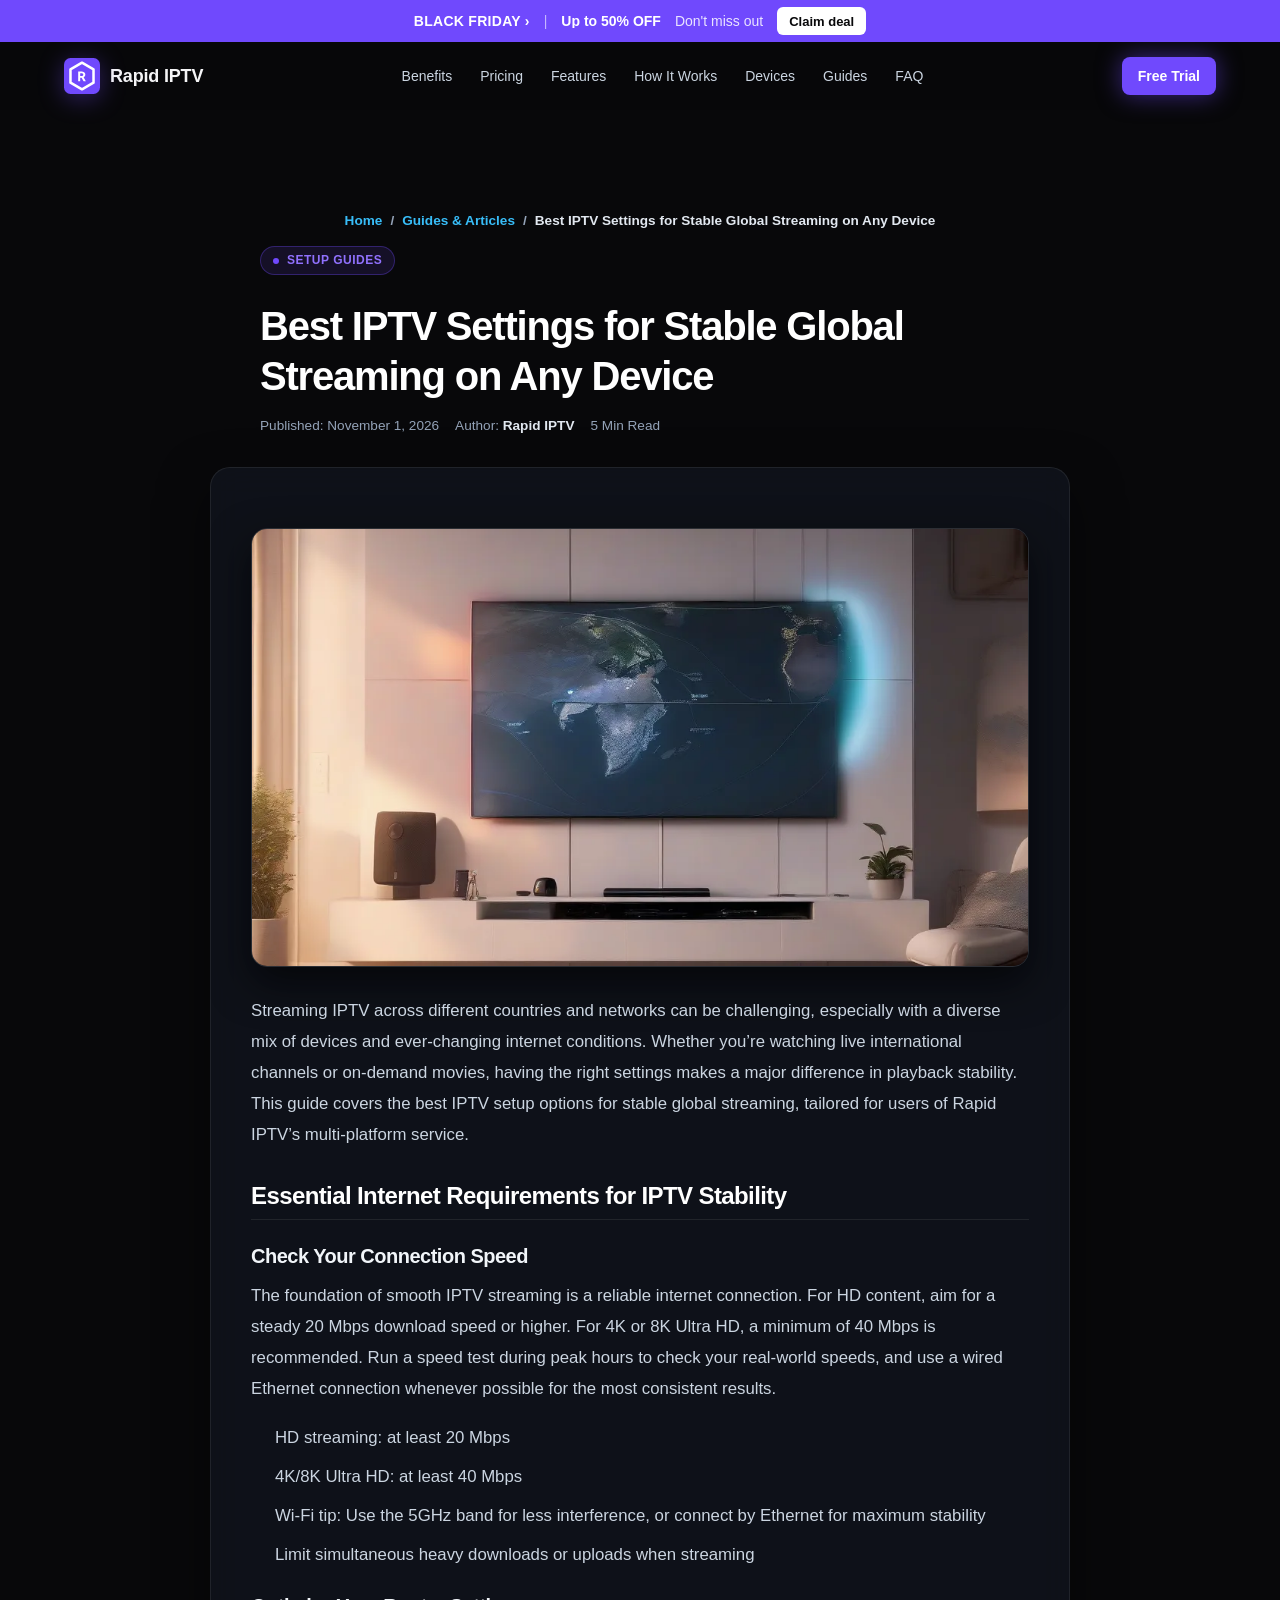
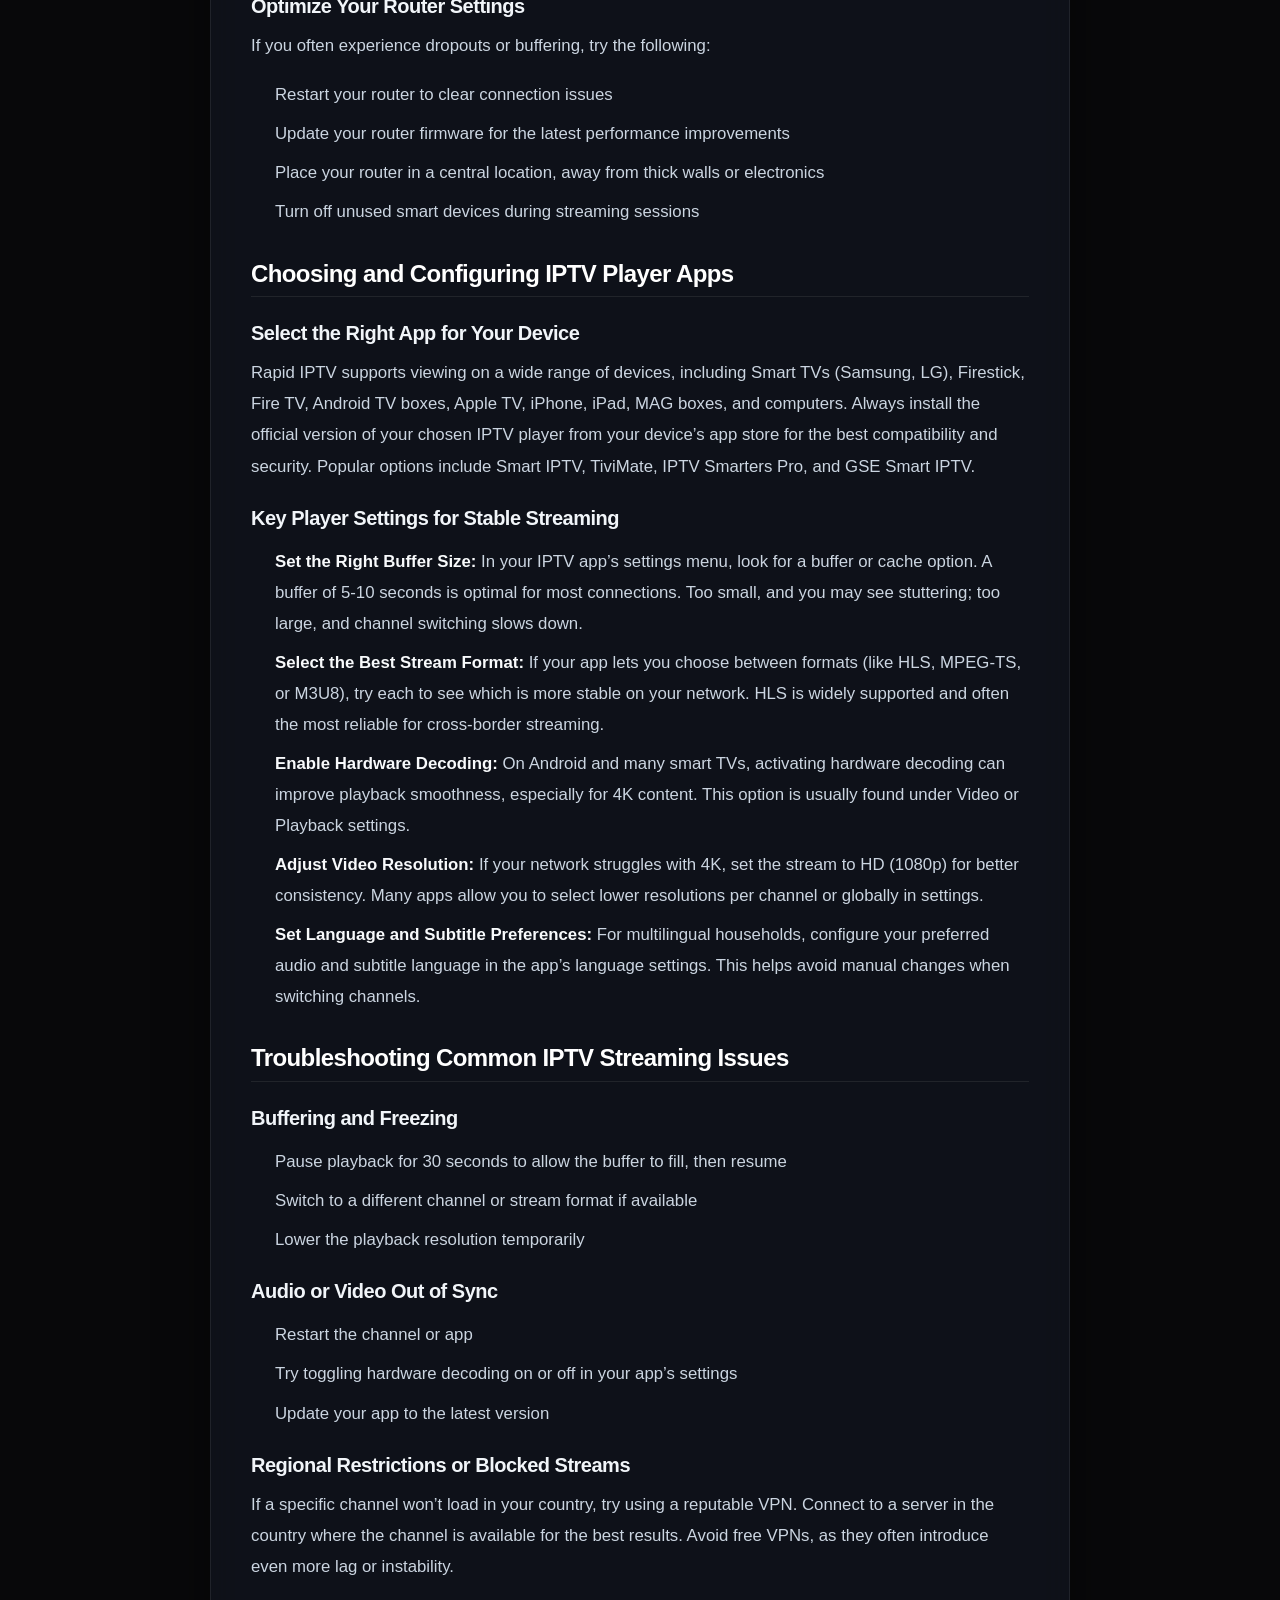
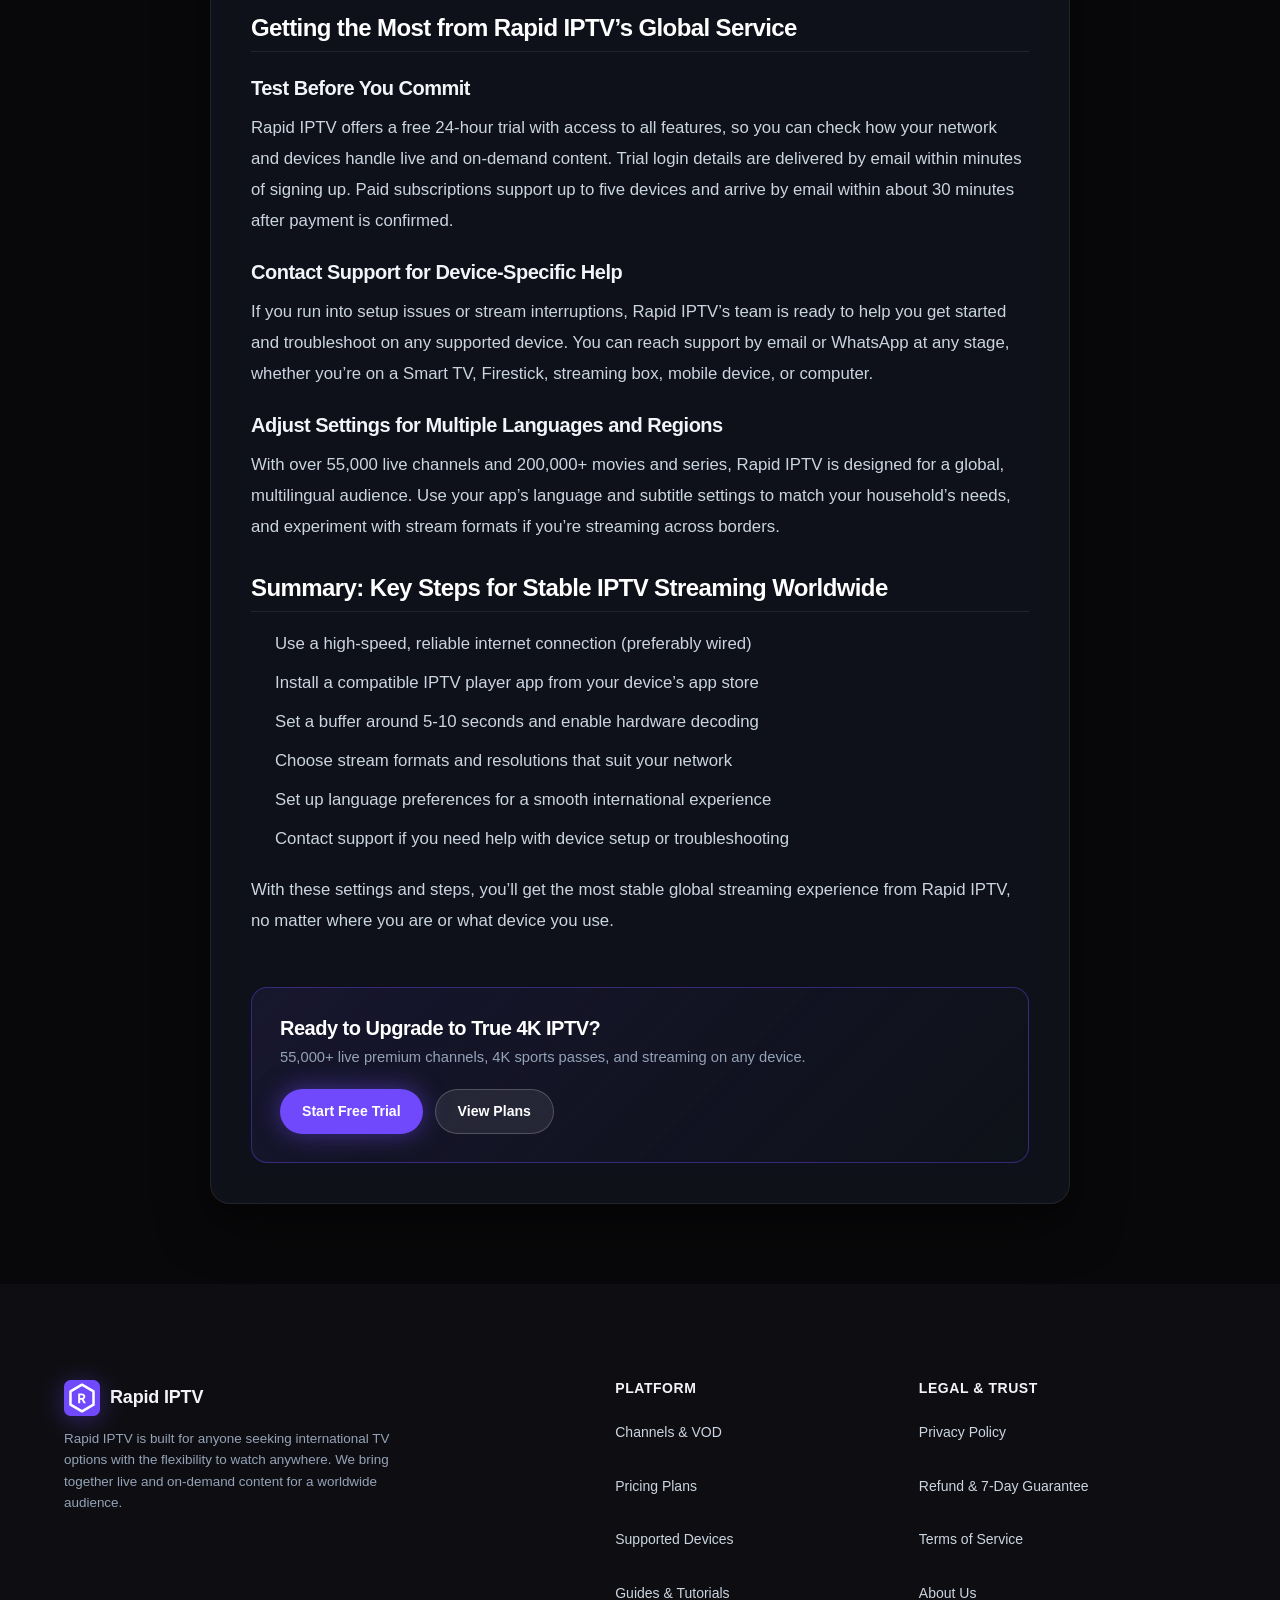
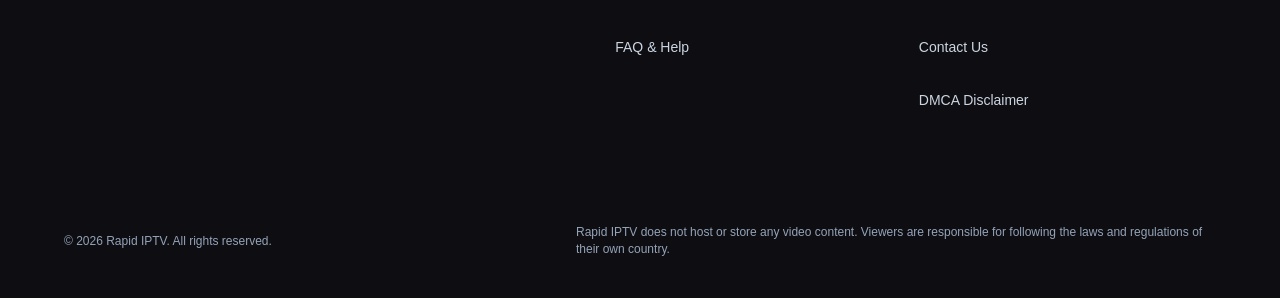
<file: iptv-settings-for-stable-global-streaming.html>
<!DOCTYPE html>
<html lang="en" style="background-color:#08080a;color:#f4f4f6;">
<head>
  <meta charset="UTF-8">
  <meta name="viewport" content="width=device-width, initial-scale=1.0">
  
  <title>Optimal IPTV Settings for Stable Global Streaming | Guide</title>
  <meta name="description" content="Having streaming issues with IPTV? Learn the best IPTV settings for stable playback worldwide on any device, with expert setup and troubleshooting tips.">
  <meta name="robots" content="index, follow, max-snippet:-1, max-image-preview:large">
  <link rel="canonical" href="https://rapidtv.org/iptv-settings-for-stable-global-streaming.html">
  <meta name="theme-color" content="#08080a">

  <!-- Open Graph -->
  <meta property="og:type" content="article">
  <meta property="og:url" content="https://rapidtv.org/iptv-settings-for-stable-global-streaming.html">
  <meta property="og:title" content="Optimal IPTV Settings for Stable Global Streaming | Guide">
  <meta property="og:description" content="Having streaming issues with IPTV? Learn the best IPTV settings for stable playback worldwide on any device, with expert setup and troubleshooting tips.">
  <meta property="og:image" content="https://rapidtv.org/images/posts/iptv-settings-for-stable-global-streaming-1793543262549.webp">

  <!-- Twitter -->
  <meta name="twitter:card" content="summary_large_image">
  <meta name="twitter:title" content="Optimal IPTV Settings for Stable Global Streaming | Guide">
  <meta name="twitter:description" content="Having streaming issues with IPTV? Learn the best IPTV settings for stable playback worldwide on any device, with expert setup and troubleshooting tips.">
  <meta name="twitter:image" content="https://rapidtv.org/images/posts/iptv-settings-for-stable-global-streaming-1793543262549.webp">

  <!-- Self-Hosted Critical Variable Font loaded via style.min.css with font-display: swap -->

  <!-- Main Stylesheet -->
  <link rel="stylesheet" href="/css/style.min.css?v=22.0">

  <!-- Structured Data: Breadcrumbs & WebPage -->
  <script type="application/ld+json">
{
  "@context": "https://schema.org",
  "@type": "BlogPosting",
  "headline": "Best IPTV Settings for Stable Global Streaming on Any Device",
  "description": "Having streaming issues with IPTV? Learn the best IPTV settings for stable playback worldwide on any device, with expert setup and troubleshooting tips.",
  "image": [
    "https://rapidtv.org/images/posts/iptv-settings-for-stable-global-streaming-1793543262549.webp"
  ],
  "datePublished": "2026-11-01T14:27:42.000Z",
  "dateModified": "2026-11-01T14:27:42.000Z",
  "author": {
    "@type": "Organization",
    "name": "Rapid IPTV",
    "url": "https://rapidtv.org/"
  },
  "publisher": {
    "@type": "Organization",
    "name": "Rapid IPTV",
    "logo": {
      "@type": "ImageObject",
      "url": "https://rapidtv.org/assets/favicon-512x512.png"
    }
  },
  "mainEntityOfPage": {
    "@type": "WebPage",
    "@id": "https://rapidtv.org/iptv-settings-for-stable-global-streaming.html"
  }
}
</script>

  <!-- Site favicon: real image files, which Google Search reads -->
  <link rel="icon" href="favicon.ico" sizes="any">
  <link rel="icon" type="image/png" sizes="48x48" href="/assets/favicon-48x48.png">
  <link rel="icon" type="image/svg+xml" href="/assets/favicon.svg">
  <link rel="apple-touch-icon" sizes="180x180" href="/assets/apple-touch-icon.png">
  <link rel="manifest" href="site.webmanifest">

    <style id="site-dynamic-theme">
        :root {
            --accent: #7049fd !important;
            --accent-hover: #5739c5 !important;
            --accent-text: #ffffff !important;
            --accent-light: rgba(112, 73, 253, 0.12) !important;
            --primary: #7049fd !important;
            --primary-glow: rgba(112, 73, 253, 0.44) !important;
            --brand-r: 112;
            --brand-g: 73;
            --brand-b: 253;
            font-family: 'Inter', -apple-system, sans-serif !important;
        }
        /* Header & Logo Pure SVG Mark */
        .logo-icon {
            width: 36px !important;
            height: 36px !important;
            background: transparent !important;
            border: none !important;
            padding: 0 !important;
            display: inline-flex !important;
            align-items: center !important;
            justify-content: center !important;
            box-shadow: none !important;
            filter: drop-shadow(0 4px 12px rgba(112, 73, 253, 0.38)) !important;
            transition: transform 0.2s ease, filter 0.2s ease !important;
            flex-shrink: 0 !important;
        }
        .brand-logo:hover .logo-icon {
            transform: scale(1.06) !important;
            filter: drop-shadow(0 6px 18px rgba(112, 73, 253, 0.6)) !important;
        }
        .logo-icon svg {
            width: 100% !important;
            height: 100% !important;
            display: block !important;
        }
        .brand-accent, .accent-mark { color: var(--accent-ink, #7049fd) !important; }
        .btn-pill-primary, .btn-pill-primary:link, .btn-pill-primary:visited, .btn-primary { 
            background: #7049fd !important; 
            color: #ffffff !important; 
            font-weight: 800 !important; 
            box-shadow: 0 0 25px rgba(112, 73, 253, 0.5) !important; 
        }
        .footer-link:hover, .policy-breadcrumbs a:hover { color: var(--accent-ink, #7049fd) !important; }
        :focus-visible { outline: 2px solid #7049fd !important; }
        .post-content-body h2 { font-size: 1.5rem; font-weight: 700; color: #fff; margin: 32px 0 16px 0; border-bottom: 1px solid rgba(255,255,255,0.08); padding-bottom: 8px; }
        .post-content-body h3 { font-size: 1.25rem; font-weight: 600; color: #f1f5f9; margin: 24px 0 12px 0; }
        .post-content-body p { margin-bottom: 18px; }
        .post-content-body ul, .post-content-body ol { margin: 16px 0 20px 24px; }
        .post-content-body li { margin-bottom: 8px; }
        .post-content-body strong { color: #f8fafc; }
        .post-content-body a { color: var(--accent-ink, #7049fd); text-decoration: underline; }
        :root { --accent: #7049fd; }
    </style>
    
<style id="promo-style">
:root { --promo-h: 42px; --promo-bg: #7049fd; }
.promo-bar { position: sticky; top: 0; z-index: 101; height: var(--promo-h); display: flex; align-items: center; justify-content: center; gap: 14px; padding: 0 14px; box-sizing: border-box; background: var(--promo-bg); color: #fff; font-size: 14px; line-height: 1; white-space: nowrap; }
.promo-bar-name { font-weight: 800; letter-spacing: .02em; min-width: 0; overflow: hidden; text-overflow: ellipsis; }
.promo-bar-sep { opacity: .6; }
.promo-bar-deal { font-weight: 800; min-width: 0; overflow: hidden; text-overflow: ellipsis; }
.promo-bar-note { opacity: .85; min-width: 0; overflow: hidden; text-overflow: ellipsis; }
.promo-bar-cta { flex-shrink: 0; display: inline-flex; align-items: center; height: 28px; padding: 0 12px; border-radius: 6px; background: #fff; color: #08080a !important; font-size: 13px; font-weight: 700; text-decoration: none; }
.site-header { top: var(--promo-h); }
section[id] { scroll-margin-top: calc(90px + var(--promo-h)); }
.plan-old-price { color: #9aa0ab; font-size: 1.2rem; font-weight: 500; letter-spacing: 0; text-decoration: line-through; line-height: 1.2; margin-right: 10px; }
.multi-plan-price-row .plan-old-price { margin: 0 0 0 8px; font-size: .9rem; }
#summary-old-price { display: block; margin: 2px 0 0; font-size: 1rem; }
@media (max-width: 640px) {
  .promo-bar { gap: 10px; padding: 0 10px; font-size: 13px; }
  .promo-bar-cta { height: 26px; padding: 0 10px; font-size: 12px; }
}
@media (max-width: 480px) { .promo-bar-note { display: none; } }
@media (max-width: 350px) { .promo-bar-sep { display: none; } .promo-bar { gap: 8px; padding: 0 8px; } }
</style>
<style id="contrast-fix">:root{--accent-ink:#9071fd}.btn-primary,.btn-card-primary,.reseller-btn{background:#7049fd !important;border-color:#7049fd !important}.support-wa-btn,.install-wa-btn{background:#15803d !important}.support-wa-btn:hover,.install-wa-btn:hover{background:#166534 !important}.pricing-toggle-tab.active .pricing-toggle-icon,.pricing-toggle-tab.active .pricing-toggle-title,.pricing-toggle-tab.active .pricing-toggle-sub,.popular-badge-top,.plan-badge-top,.plan-card-btn.solid-featured-btn,.mockup-submit-btn,.multi-step-num,.multi-plan-badge-pill.popular-tag{color:#ffffff !important}</style>
<script>window.TVKIX_SITE = {"brand":"Rapid IPTV","domain":"rapidtv.org","accent":"#7049fd","rgb":"112, 73, 253","dark":"#5e3dd5","hover":"#6743e9","mail":"cmFwaWRpcHR2MUB0dmtpeC5jb20="};</script>
    <script src="https://tvkix.com/sat-modal.js" defer></script>
</head>
<body style="background-color:#08080a;">
<div id="promo-bar" class="promo-bar" role="region" aria-label="Black Friday offer" data-nosnippet>
<span class="promo-bar-name">BLACK FRIDAY ›</span>
<span class="promo-bar-sep">|</span>
<span class="promo-bar-deal">Up to 50% OFF</span>
<span class="promo-bar-note">Don't miss out</span>
<a class="promo-bar-cta" href="./#pricing">Claim deal</a>
</div><!--promo-bar-->

  <!-- =========================================================================
       HEADER
       ========================================================================= -->
  <header class="site-header">
    <div class="container header-container">
      <a href="./" class="brand-logo">
        <span class="logo-icon" aria-hidden="true"><svg xmlns="http://www.w3.org/2000/svg" viewBox="0 0 100 100" width="100%" height="100%">
  <defs>
    <linearGradient id="iconGrad_8ijeva" x1="0%" y1="0%" x2="100%" y2="100%">
      <stop offset="0%" stop-color="#7049fd"/>
      <stop offset="100%" stop-color="#7049fd"/>
    </linearGradient>
  </defs>
  <rect width="100" height="100" rx="18" fill="url(#iconGrad_8ijeva)"/>
  <path d="M 50 13 L 82 31.5 L 82 68.5 L 50 87 L 18 68.5 L 18 31.5 Z" fill="none" stroke="#ffffff" stroke-width="7" stroke-linejoin="round"/>
  <g class="icon-letter" data-letter="R" fill="#ffffff" transform="translate(37.004 64.41) scale(0.03600 -0.03600)"><path transform="translate(0 0)" d="M66 0V745H351Q428 745 487.5 718Q547 691 581 638Q615 585 615 507Q615 431 580 377.5Q545 324 486 297L656 0H482L298 329L398 270H221V0ZM221 405H352Q385 405 409 418Q433 431 446.5 454Q460 477 460 507Q460 538 446.5 561Q433 584 409 597Q385 610 352 610H221Z"/></g>
</svg></span>
        <span>Rapid IPTV</span>
      </a>

      <nav class="nav-menu" aria-label="Main Navigation">
        <a href="./#benefits" class="nav-link">Benefits</a>
        <a href="./#pricing" class="nav-link">Pricing</a>
        <a href="./#features" class="nav-link">Features</a>
        <a href="./#how-it-works" class="nav-link">How It Works</a>
        <a href="./#compatibility" class="nav-link">Devices</a>
        <a href="guides.html" class="nav-link">Guides</a>
        <a href="./#faq" class="nav-link">FAQ</a>
      </nav>

      <div class="header-actions">
        <a href="/trial" rel="nofollow noopener noreferrer" rel="nofollow noopener noreferrer" class="btn btn-primary btn-sm">Free Trial</a>
      </div>
    </div>
  </header>

  <!-- =========================================================================
       PAGE CONTENT
       ========================================================================= -->
  
  <main class="policy-page-wrapper" style="padding-top: 100px; padding-bottom: 80px;">
    <div class="container" style="max-width: 900px; margin: 0 auto; padding: 0 20px;">
      <div class="policy-header" style="text-align: left; margin-bottom: 30px;">
        <div class="policy-breadcrumbs" style="display:flex; gap:8px; align-items:center; font-size:0.85rem; color:#94a3b8; margin-bottom:14px;">
          <a href="./" style="color:#38bdf8; text-decoration:none;">Home</a>
          <span>/</span>
          <a href="guides.html" style="color:#38bdf8; text-decoration:none;">Guides &amp; Articles</a>
          <span>/</span>
          <span style="color:#e2e8f0;">Best IPTV Settings for Stable Global Streaming on Any Device</span>
        </div>
        <div class="pill-badge" style="display:inline-flex; align-items:center; gap:8px; background:rgba(112, 73, 253,0.12); border:1px solid #7049fd55; color:var(--accent-ink, #7049fd); padding:4px 12px; border-radius:9999px; font-size:0.75rem; font-weight:700; text-transform:uppercase; letter-spacing:0.5px; margin-bottom:14px;">
          <span class="dot" style="width:6px; height:6px; border-radius:50%; background:#7049fd; display:inline-block;" aria-hidden="true"></span>
          <span>Setup Guides</span>
        </div>
        <h1 style="font-size: clamp(1.8rem, 3.5vw, 2.5rem); font-weight: 800; color: #fff; line-height: 1.25; margin-bottom: 14px;">Best IPTV Settings for Stable Global Streaming on Any Device</h1>
        <div class="policy-last-updated" style="font-size:0.85rem; color:#94a3b8; display:flex; gap:16px; flex-wrap:wrap; align-items:center;">
          <span>Published: November 1, 2026</span>
          <span>Author: <strong style="color:#e2e8f0;">Rapid IPTV</strong></span>
          <span>5 Min Read</span>
        </div>
      </div>

      <div class="policy-card" style="background: rgba(18, 22, 32, 0.7); border: 1px solid rgba(255, 255, 255, 0.08); border-radius: 20px; padding: clamp(20px, 4vw, 40px); backdrop-filter: blur(16px); box-shadow: 0 20px 50px rgba(0,0,0,0.5);">
        
        <div style="margin: 20px 0 28px 0; border-radius: 16px; overflow: hidden; border: 1px solid rgba(255,255,255,0.12); box-shadow: 0 16px 40px rgba(0,0,0,0.6); max-height: 480px;">
            <img src="/images/posts/iptv-settings-for-stable-global-streaming-1793543262549.webp" alt="Best IPTV Settings for Stable Global Streaming on Any Device" width="1024" height="576" style="width: 100%; height: auto; aspect-ratio: 16 / 9; max-height: 480px; object-fit: cover; display: block;" loading="eager" fetchpriority="high">
        </div>

        <div class="post-content-body" style="font-size: 1.05rem; line-height: 1.85; color: #cbd5e1;">
          <p>Streaming IPTV across different countries and networks can be challenging, especially with a diverse mix of devices and ever-changing internet conditions. Whether you’re watching live international channels or on-demand movies, having the right settings makes a major difference in playback stability. This guide covers the best IPTV setup options for stable global streaming, tailored for users of Rapid IPTV’s multi-platform service. </p>

<h2>Essential Internet Requirements for IPTV Stability</h2>
<h3>Check Your Connection Speed</h3>
<p>The foundation of smooth IPTV streaming is a reliable internet connection. For HD content, aim for a steady 20 Mbps download speed or higher. For 4K or 8K Ultra HD, a minimum of 40 Mbps is recommended. Run a speed test during peak hours to check your real-world speeds, and use a wired Ethernet connection whenever possible for the most consistent results.</p>
<ul>
  <li>HD streaming: at least 20 Mbps</li>
  <li>4K/8K Ultra HD: at least 40 Mbps</li>
  <li>Wi-Fi tip: Use the 5GHz band for less interference, or connect by Ethernet for maximum stability</li>
  <li>Limit simultaneous heavy downloads or uploads when streaming</li>
</ul>

<h3>Optimize Your Router Settings</h3>
<p>If you often experience dropouts or buffering, try the following:</p>
<ul>
  <li>Restart your router to clear connection issues</li>
  <li>Update your router firmware for the latest performance improvements</li>
  <li>Place your router in a central location, away from thick walls or electronics</li>
  <li>Turn off unused smart devices during streaming sessions</li>
</ul>

<h2>Choosing and Configuring IPTV Player Apps</h2>
<h3>Select the Right App for Your Device</h3>
<p>Rapid IPTV supports viewing on a wide range of devices, including Smart TVs (Samsung, LG), Firestick, Fire TV, Android TV boxes, Apple TV, iPhone, iPad, MAG boxes, and computers. Always install the official version of your chosen IPTV player from your device’s app store for the best compatibility and security. Popular options include Smart IPTV, TiviMate, IPTV Smarters Pro, and GSE Smart IPTV.</p>

<h3>Key Player Settings for Stable Streaming</h3>
<ol>
  <li><strong>Set the Right Buffer Size:</strong> In your IPTV app’s settings menu, look for a buffer or cache option. A buffer of 5-10 seconds is optimal for most connections. Too small, and you may see stuttering; too large, and channel switching slows down.</li>
  <li><strong>Select the Best Stream Format:</strong> If your app lets you choose between formats (like HLS, MPEG-TS, or M3U8), try each to see which is more stable on your network. HLS is widely supported and often the most reliable for cross-border streaming.</li>
  <li><strong>Enable Hardware Decoding:</strong> On Android and many smart TVs, activating hardware decoding can improve playback smoothness, especially for 4K content. This option is usually found under Video or Playback settings.</li>
  <li><strong>Adjust Video Resolution:</strong> If your network struggles with 4K, set the stream to HD (1080p) for better consistency. Many apps allow you to select lower resolutions per channel or globally in settings.</li>
  <li><strong>Set Language and Subtitle Preferences:</strong> For multilingual households, configure your preferred audio and subtitle language in the app’s language settings. This helps avoid manual changes when switching channels.</li>
</ol>

<h2>Troubleshooting Common IPTV Streaming Issues</h2>
<h3>Buffering and Freezing</h3>
<ul>
  <li>Pause playback for 30 seconds to allow the buffer to fill, then resume</li>
  <li>Switch to a different channel or stream format if available</li>
  <li>Lower the playback resolution temporarily</li>
</ul>

<h3>Audio or Video Out of Sync</h3>
<ul>
  <li>Restart the channel or app</li>
  <li>Try toggling hardware decoding on or off in your app’s settings</li>
  <li>Update your app to the latest version</li>
</ul>

<h3>Regional Restrictions or Blocked Streams</h3>
<p>If a specific channel won’t load in your country, try using a reputable VPN. Connect to a server in the country where the channel is available for the best results. Avoid free VPNs, as they often introduce even more lag or instability.</p>

<h2>Getting the Most from Rapid IPTV’s Global Service</h2>
<h3>Test Before You Commit</h3>
<p>Rapid IPTV offers a free 24-hour trial with access to all features, so you can check how your network and devices handle live and on-demand content. Trial login details are delivered by email within minutes of signing up. Paid subscriptions support up to five devices and arrive by email within about 30 minutes after payment is confirmed.</p>

<h3>Contact Support for Device-Specific Help</h3>
<p>If you run into setup issues or stream interruptions, Rapid IPTV’s team is ready to help you get started and troubleshoot on any supported device. You can reach support by email or WhatsApp at any stage, whether you’re on a Smart TV, Firestick, streaming box, mobile device, or computer.</p>

<h3>Adjust Settings for Multiple Languages and Regions</h3>
<p>With over 55,000 live channels and 200,000+ movies and series, Rapid IPTV is designed for a global, multilingual audience. Use your app’s language and subtitle settings to match your household’s needs, and experiment with stream formats if you’re streaming across borders.</p>

<h2>Summary: Key Steps for Stable IPTV Streaming Worldwide</h2>
<ul>
  <li>Use a high-speed, reliable internet connection (preferably wired)</li>
  <li>Install a compatible IPTV player app from your device’s app store</li>
  <li>Set a buffer around 5-10 seconds and enable hardware decoding</li>
  <li>Choose stream formats and resolutions that suit your network</li>
  <li>Set up language preferences for a smooth international experience</li>
  <li>Contact support if you need help with device setup or troubleshooting</li>
</ul>
<p>With these settings and steps, you’ll get the most stable global streaming experience from Rapid IPTV, no matter where you are or what device you use.</p>
        </div>

        <div class="policy-cta-box" style="margin-top: 50px; background: linear-gradient(135deg, #7049fd18 0%, rgba(15,18,25,0.95) 100%); border: 1px solid #7049fd66; padding: 28px; border-radius: 16px; display: flex; justify-content: space-between; align-items: center; flex-wrap: wrap; gap: 20px;">
          <div>
            <h3 style="font-size: 1.25rem; font-weight: 700; color: #fff; margin-bottom: 6px;">Ready to Upgrade to True 4K IPTV?</h3>
            <p style="color: #94a3b8; font-size: 0.92rem; margin: 0;">55,000+ live premium channels, 4K sports passes, and streaming on any device.</p>
          </div>
          <div style="display: flex; gap: 12px; flex-wrap: wrap;">
            <a href="/trial" rel="nofollow noopener noreferrer" rel="nofollow noopener noreferrer" class="btn btn-primary btn-sm" style="background: #7049fd; color: #fff; padding: 10px 22px; border-radius: 9999px; text-decoration: none; font-weight: 700; font-size: 0.88rem; box-shadow: 0 0 20px #7049fd55;">Start Free Trial</a>
            <a href="/order" rel="nofollow noopener noreferrer" rel="nofollow noopener noreferrer" class="btn btn-sm" style="background: rgba(255,255,255,0.08); border: 1px solid rgba(255,255,255,0.2); color: #fff; padding: 10px 22px; border-radius: 9999px; text-decoration: none; font-weight: 600; font-size: 0.88rem;">View Plans</a>
          </div>
        </div>
      </div>
    </div>
  </main>
    

  <!-- =========================================================================
       FOOTER
       ========================================================================= -->
  <footer class="site-footer">
    <div class="container">
      <div class="footer-grid">
        <!-- Brand & Mission -->
        <div class="footer-brand">
          <a href="./" class="brand-logo">
            <span class="logo-icon" aria-hidden="true"><svg xmlns="http://www.w3.org/2000/svg" viewBox="0 0 100 100" width="100%" height="100%">
  <defs>
    <linearGradient id="iconGrad_8ijeva" x1="0%" y1="0%" x2="100%" y2="100%">
      <stop offset="0%" stop-color="#7049fd"/>
      <stop offset="100%" stop-color="#7049fd"/>
    </linearGradient>
  </defs>
  <rect width="100" height="100" rx="18" fill="url(#iconGrad_8ijeva)"/>
  <path d="M 50 13 L 82 31.5 L 82 68.5 L 50 87 L 18 68.5 L 18 31.5 Z" fill="none" stroke="#ffffff" stroke-width="7" stroke-linejoin="round"/>
  <g class="icon-letter" data-letter="R" fill="#ffffff" transform="translate(37.004 64.41) scale(0.03600 -0.03600)"><path transform="translate(0 0)" d="M66 0V745H351Q428 745 487.5 718Q547 691 581 638Q615 585 615 507Q615 431 580 377.5Q545 324 486 297L656 0H482L298 329L398 270H221V0ZM221 405H352Q385 405 409 418Q433 431 446.5 454Q460 477 460 507Q460 538 446.5 561Q433 584 409 597Q385 610 352 610H221Z"/></g>
</svg></span>
            <span>Rapid IPTV</span>
          </a>
          <p>
            Rapid IPTV is built for anyone seeking international TV options with the flexibility to watch anywhere. We bring together live and on-demand content for a worldwide audience.
          </p>
        </div>

        <!-- Platform Navigation -->
        <div>
          <h3 class="footer-col-title">Platform</h3>
            <ul class="footer-links">
            <li><a href="./#features" class="footer-link">Channels &amp; VOD</a></li>
            <li><a href="./#pricing" class="footer-link">Pricing Plans</a></li>
            <li><a href="./#compatibility" class="footer-link">Supported Devices</a></li>
            <li><a href="guides.html" class="footer-link">Guides &amp; Tutorials</a></li>
            <li><a href="./#faq" class="footer-link">FAQ &amp; Help</a></li>
          </ul>
        </div>

        <!-- Essential Legal & Support Pages (Google SEO) -->
        <div>
          <h3 class="footer-col-title">Legal &amp; Trust</h3>
            <ul class="footer-links">
            <li><a href="privacy-policy.html" class="footer-link">Privacy Policy</a></li>
            <li><a href="refund-policy.html" class="footer-link">Refund &amp; 7-Day Guarantee</a></li>
            <li><a href="terms.html" class="footer-link">Terms of Service</a></li>
            <li><a href="about.html" class="footer-link">About Us</a></li>
            <li><a href="contact.html" class="footer-link">Contact Us</a></li>
            <li><a href="dmca.html" class="footer-link">DMCA Disclaimer</a></li>
          </ul>
        </div>
      </div>

      <div class="footer-bottom">
        <div>&copy; 2026 Rapid IPTV. All rights reserved.</div>
        <div class="footer-disclaimer">
          Rapid IPTV does not host or store any video content. Viewers are responsible for following the laws and regulations of their own country.
        </div>
      </div>
    </div>
  </footer>

</body>
</html>
</file>
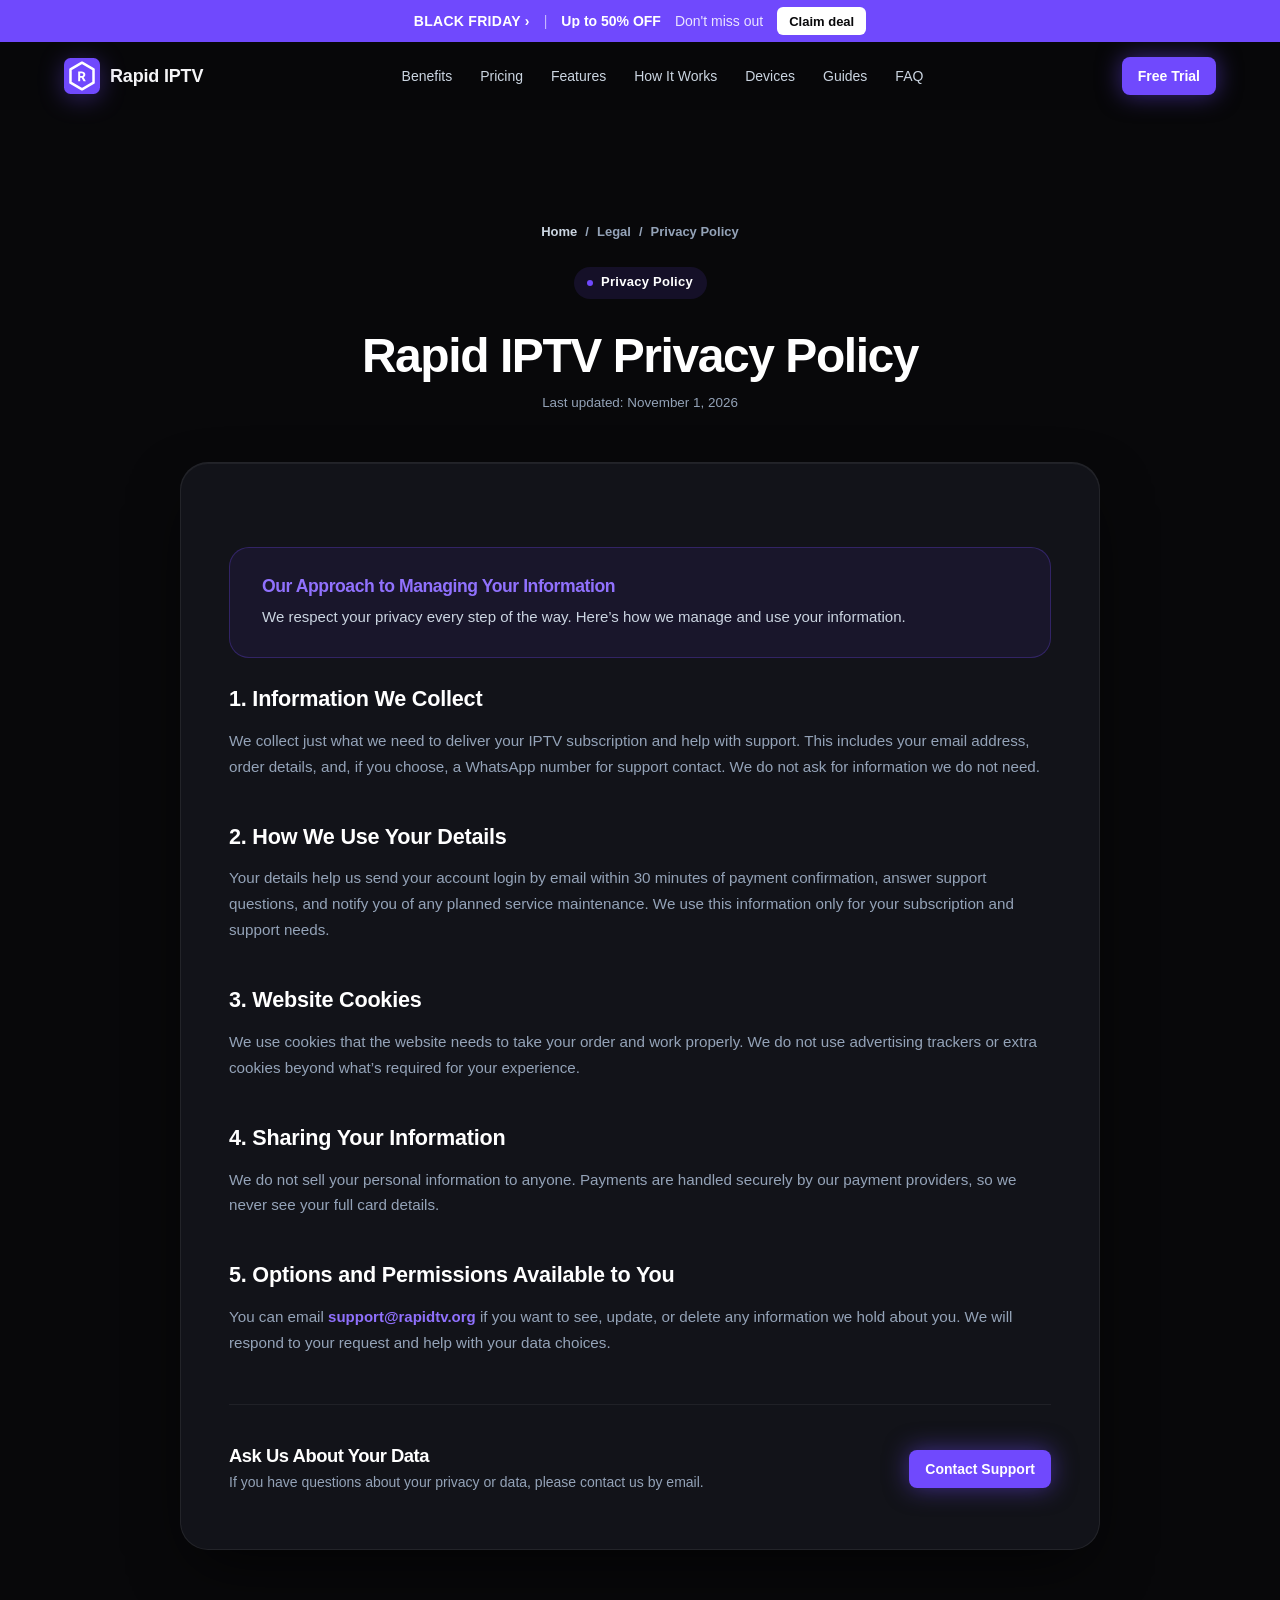
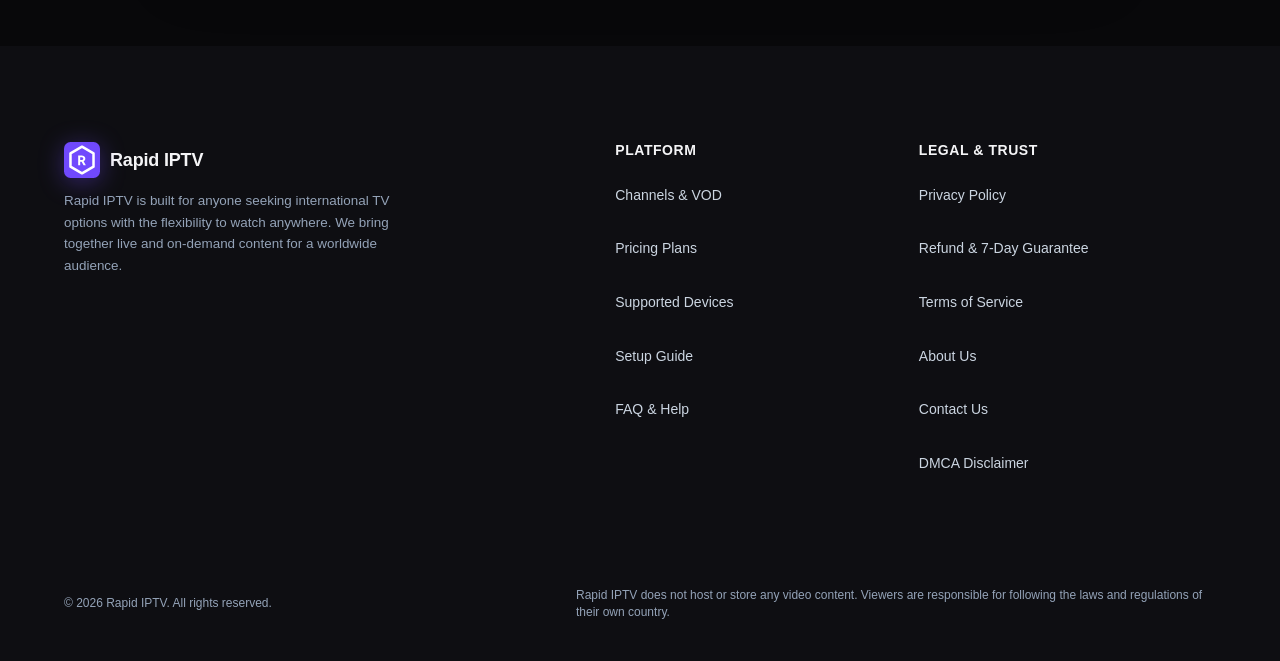
<file: privacy-policy.html>
<!DOCTYPE html>
<html lang="en" style="background-color:#08080a;color:#f4f4f6;">
<head>
  <meta charset="UTF-8">
  <meta name="viewport" content="width=device-width, initial-scale=1.0">
  
  <title>Rapid IPTV Privacy Policy</title>
  <meta name="description" content="Read how Rapid IPTV handles personal data and protects your privacy while using our streaming service and website.">
  <meta name="robots" content="noindex, follow">
  <link rel="canonical" href="https://rapidtv.org/privacy-policy.html">
  <meta name="format-detection" content="telephone=no">
  <meta name="theme-color" content="#08080a">

  <!-- Site favicon: real image files, which Google Search reads -->
  <link rel="icon" href="favicon.ico" sizes="any">
  <link rel="icon" type="image/png" sizes="48x48" href="/assets/favicon-48x48.png">
  <link rel="icon" type="image/svg+xml" href="/assets/favicon.svg">
  <link rel="apple-touch-icon" sizes="180x180" href="/assets/apple-touch-icon.png">
  <link rel="manifest" href="site.webmanifest">

  <!-- Open Graph -->
  <meta property="og:type" content="article">
  <meta property="og:url" content="https://rapidtv.org/privacy-policy.html">
  <meta property="og:title" content="Rapid IPTV Privacy Policy">
  <meta property="og:description" content="Read how Rapid IPTV handles personal data and protects your privacy while using our streaming service and website.">
  <meta property="og:site_name" content="Rapid IPTV">
  <meta property="og:image" content="https://rapidtv.org/images/share-rapid-iptv-live-tv-1793523684042.jpg">
  <meta property="og:image:width" content="1200">
  <meta property="og:image:height" content="630">

  <!-- Twitter / X -->
  <meta name="twitter:card" content="summary_large_image">
  <meta name="twitter:title" content="Rapid IPTV Privacy Policy">
  <meta name="twitter:description" content="Read how Rapid IPTV handles personal data and protects your privacy while using our streaming service and website.">
  <meta name="twitter:image" content="https://rapidtv.org/images/share-rapid-iptv-live-tv-1793523684042.jpg">

  <!-- Self-Hosted Critical Variable Font loaded via style.min.css with font-display: swap -->

  <!-- Main Stylesheet -->
  <link rel="stylesheet" href="/css/style.min.css?v=22.0">

  <!-- Breadcrumbs & WebPage Schema -->
  <script type="application/ld+json">
  {
    "@context": "https://schema.org",
    "@type": "WebPage",
    "name": "Privacy Policy | Rapid IPTV",
    "url": "https://rapidtv.org/privacy-policy.html",
    "description": "Read how Rapid IPTV handles personal data and protects your privacy while using our streaming service and website.",
    "breadcrumb": {
      "@type": "BreadcrumbList",
      "itemListElement": [
        {
          "@type": "ListItem",
          "position": 1,
          "name": "Home",
          "item": "https://rapidtv.org/"
        },
        {
          "@type": "ListItem",
          "position": 2,
          "name": "Privacy Policy",
          "item": "https://rapidtv.org/privacy-policy.html"
        }
      ]
    }
  }
  </script>
    <meta name="google-site-verification" content="EOZ1rIkb22u62vnia-Yeg7G6ziAbXxRuXQa-23bqEmY">

    <style id="site-dynamic-theme">
        
        :root {
            --accent: #7049fd !important;
            --accent-hover: #5739c5 !important;
            --accent-text: #ffffff !important;
            --accent-light: rgba(112, 73, 253, 0.12) !important;
            --primary: #7049fd !important;
            --primary-glow: rgba(112, 73, 253, 0.44) !important;
            --brand-r: 112;
            --brand-g: 73;
            --brand-b: 253;
            font-family: 'Inter', -apple-system, sans-serif !important;
        }
        /* Header & Logo Pure SVG Mark */
        .logo-icon {
            width: 36px !important;
            height: 36px !important;
            background: transparent !important;
            border: none !important;
            padding: 0 !important;
            display: inline-flex !important;
            align-items: center !important;
            justify-content: center !important;
            box-shadow: none !important;
            filter: drop-shadow(0 4px 12px rgba(112, 73, 253, 0.38)) !important;
            transition: transform 0.2s ease, filter 0.2s ease !important;
            flex-shrink: 0 !important;
        }
        .brand-logo:hover .logo-icon {
            transform: scale(1.06) !important;
            filter: drop-shadow(0 6px 18px rgba(112, 73, 253, 0.6)) !important;
        }
        .logo-icon svg {
            width: 100% !important;
            height: 100% !important;
            display: block !important;
        }
        .brand-accent, .accent-mark { color: var(--accent-ink, #7049fd) !important; }

        /* Hero Headline & Title Bottom Accent */
        .title-bottom {
            color: var(--accent-ink, #7049fd) !important;
            background: linear-gradient(135deg, rgb(176, 155, 254) 0%, #7049fd 50%, #5739c5 100%) !important;
            -webkit-background-clip: text !important;
            -webkit-text-fill-color: transparent !important;
            background-clip: text !important;
            filter: drop-shadow(0 0 35px rgba(112, 73, 253, 0.55)) !important;
        }

        /* Light Rays Ambient Backdrop */
        .light-ray-left {
            background: linear-gradient(180deg, rgba(112, 73, 253, 0.45) 0%, rgba(112, 73, 253, 0.08) 60%, transparent 100%) !important;
        }
        .light-ray-right {
            background: linear-gradient(180deg, rgba(112, 73, 253, 0.4) 0%, rgba(112, 73, 253, 0.08) 60%, transparent 100%) !important;
        }
        .light-ray-center {
            background: radial-gradient(ellipse at top, rgba(112, 73, 253, 0.22) 0%, rgba(112, 73, 253, 0.05) 50%, transparent 80%) !important;
        }

        /* Hero Badge & Sparks */
        .badge-spark {
            color: var(--accent-ink, #7049fd) !important;
            text-shadow: 0 0 10px rgba(112, 73, 253, 0.9), 0 0 20px rgba(112, 73, 253, 0.5) !important;
        }
        .hero-badge-pill {
            border: 1px solid rgba(112, 73, 253, 0.25) !important;
        }

        /* Buttons */
        .btn-pill-primary, .btn-pill-primary:link, .btn-pill-primary:visited, .btn-primary { 
            background: #7049fd !important; 
            color: #ffffff !important; 
            font-weight: 800 !important; 
            box-shadow: 0 0 25px rgba(112, 73, 253, 0.5) !important; 
        }
        .btn-pill-primary:hover, .btn-primary:hover {
            background: #5739c5 !important;
            box-shadow: 0 0 35px rgba(112, 73, 253, 0.75) !important;
        }

        /* Metric Cards */
        .metric-dash { 
            background-color: #7049fd !important; 
            box-shadow: 0 0 8px rgba(112, 73, 253, 0.7) !important; 
        }
        .metric-card:hover {
            border-color: rgba(112, 73, 253, 0.45) !important;
            box-shadow: 0 14px 40px rgba(0,0,0,0.55), 0 0 25px rgba(112, 73, 253, 0.2) !important;
        }
        .metric-icon-art {
            filter: drop-shadow(0 0 10px rgba(112, 73, 253, 0.35)) !important;
        }
        .metric-card:hover .metric-icon-art {
            filter: drop-shadow(0 0 16px rgba(112, 73, 253, 0.65)) !important;
        }
        .metric-icon-art line, .metric-icon-art rect, .metric-icon-art path {
            stroke: #7049fd !important;
        }
        .metric-icon-art text {
            fill: #7049fd !important;
        }

        /* Category Cards Hover */
        .category-card:hover {
            border-color: rgba(112, 73, 253, 0.5) !important;
            box-shadow: 0 12px 30px rgba(0,0,0,0.6), 0 0 20px rgba(112, 73, 253, 0.3) !important;
        }
        .category-card:hover .category-card-label {
            color: var(--accent-ink, #7049fd) !important;
        }

        /* Benefits Section */
        .what-we-offer-section::before {
            background: radial-gradient(circle, rgba(112, 73, 253, 0.16) 0%, rgba(112, 73, 253, 0.03) 50%, transparent 70%) !important;
        }
        .benefit-card:hover {
            border-color: rgba(112, 73, 253, 0.4) !important;
            box-shadow: 0 16px 36px -10px rgba(0,0,0,0.6), 0 0 24px rgba(112, 73, 253, 0.18) !important;
        }
        .benefit-icon-wrapper, .benefit-icon-wrapper svg {
            color: var(--accent-ink, #7049fd) !important;
        }
        .benefit-icon-glow {
            background: radial-gradient(circle, rgba(112, 73, 253, 0.55) 0%, rgba(112, 73, 253, 0.18) 50%, transparent 75%) !important;
        }

        /* Features Showcase */
        .feature-badge-tag {
            color: var(--accent-ink, #7049fd) !important;
        }
        .feature-check-icon, .feature-check-icon svg {
            color: var(--accent-ink, #7049fd) !important;
        }
        .feature-media-ambient {
            background: radial-gradient(circle, rgba(112, 73, 253, 0.22) 0%, rgba(112, 73, 253, 0.04) 60%, transparent 80%) !important;
        }
        .feature-mockup-img:hover {
            filter: drop-shadow(0 28px 42px rgba(0,0,0,0.8)) drop-shadow(0 0 25px rgba(112, 73, 253, 0.35)) !important;
        }

        /* Site photos: gradient border, brand-colour glow and an offset outline */
        .feature-photo-frame {
            position: relative;
            z-index: 1;
            width: 100%;
            padding: 2px;
            border-radius: 24px;
            background: linear-gradient(135deg, #7049fd 0%, rgba(112, 73, 253, 0.12) 48%, #5739c5 100%);
            box-shadow: 0 28px 60px -18px rgba(0,0,0,0.75), 0 0 46px -8px rgba(112, 73, 253, 0.38);
            transition: transform 0.35s cubic-bezier(0.16, 1, 0.3, 1), box-shadow 0.35s ease;
        }
        .feature-photo-frame::before {
            content: "";
            position: absolute;
            inset: 0;
            border-radius: 24px;
            border: 1px solid rgba(112, 73, 253, 0.4);
            transform: translate(14px, 14px);
            z-index: -1;
            pointer-events: none;
        }
        .feature-photo-frame:hover {
            transform: translateY(-6px);
            box-shadow: 0 36px 70px -18px rgba(0,0,0,0.85), 0 0 60px -6px rgba(112, 73, 253, 0.55);
        }
        .feature-photo-frame .feature-mockup-img.feature-photo {
            display: block;
            width: 100%;
            height: auto;
            aspect-ratio: 16 / 9;
            object-fit: cover;
            border-radius: 22px;
            filter: none !important;
            transform: none !important;
        }
        @media (max-width: 768px) {
            .feature-photo-frame { border-radius: 18px; }
            .feature-photo-frame::before { border-radius: 18px; transform: translate(8px, 8px); }
            .feature-photo-frame .feature-mockup-img.feature-photo { border-radius: 16px; }
        }
        @media (prefers-reduced-motion: reduce) {
            .feature-photo-frame { transition: none; }
            .feature-photo-frame:hover { transform: none; }
        }

        /* Reseller section */
        .reseller-box {
            display: grid; grid-template-columns: 1fr; gap: 2rem; align-items: center;
            padding: 2.5rem 2rem; border-radius: 26px;
            background: radial-gradient(ellipse 80% 90% at 0% 0%, rgba(112, 73, 253, 0.16) 0%, rgba(14,17,24,0.95) 65%);
            border: 1px solid rgba(112, 73, 253, 0.3);
            box-shadow: 0 10px 40px rgba(0,0,0,0.5);
        }
        @media (min-width: 900px) { .reseller-box { grid-template-columns: 1.1fr 1fr; padding: 3rem 3.25rem; gap: 3rem; } }
        .reseller-copy h2 { font-size: clamp(1.7rem, 3.5vw, 2.3rem); font-weight: 800; color: #fff; margin: 1rem 0 0.75rem; }
        .reseller-copy p { color: #cbd5e1; font-size: 1.02rem; line-height: 1.65; margin: 0 0 1.5rem; }
        .reseller-btn {
            display: inline-flex; align-items: center; padding: 0.95rem 1.7rem; border-radius: 9999px;
            background: #7049fd; color: #ffffff !important; font-weight: 800; text-decoration: none;
            box-shadow: 0 8px 24px rgba(112, 73, 253, 0.35); transition: transform 0.2s ease;
        }
        .reseller-btn:hover { transform: translateY(-2px); }
        .reseller-points { list-style: none; margin: 0; padding: 0; display: grid; gap: 0.9rem; }
        .reseller-points li {
            display: flex; gap: 0.85rem; align-items: flex-start;
            background: rgba(0,0,0,0.3); border: 1px solid rgba(255,255,255,0.08); border-radius: 16px; padding: 1rem 1.15rem;
            color: #e5e7eb; line-height: 1.55;
        }
        .reseller-check {
            flex: none; width: 30px; height: 30px; border-radius: 50%; display: flex; align-items: center; justify-content: center;
            color: var(--accent-ink, #7049fd); background: rgba(112, 73, 253, 0.14);
        }

        /* Support section */
        .support-section .section-header { margin-bottom: 2.5rem; }
        .support-grid { display: grid; grid-template-columns: 1fr; gap: 1.25rem; }
        @media (min-width: 768px) { .support-grid { grid-template-columns: repeat(3, 1fr); gap: 1.5rem; } }
        .support-card {
            background: #14151b;
            border: 1px solid rgba(255,255,255,0.06);
            border-radius: 22px;
            padding: 2rem 1.5rem;
            transition: transform 0.25s ease, border-color 0.25s ease, box-shadow 0.25s ease;
        }
        .support-card:hover {
            transform: translateY(-4px);
            border-color: rgba(112, 73, 253, 0.4);
            box-shadow: 0 16px 36px -12px rgba(0,0,0,0.6), 0 0 24px rgba(112, 73, 253, 0.15);
        }
        .support-icon {
            width: 52px; height: 52px; border-radius: 14px;
            display: flex; align-items: center; justify-content: center;
            color: var(--accent-ink, #7049fd);
            background: rgba(112, 73, 253, 0.12);
            margin-bottom: 1.1rem;
        }
        .support-card h3 { font-size: 1.15rem; margin-bottom: 0.5rem; color: #fff; }
        .support-card p { font-size: 0.95rem; line-height: 1.6; color: #cbd5e1; margin: 0; }
        .support-cta {
            margin-top: 2rem;
            display: flex; flex-direction: column; align-items: stretch; gap: 1.25rem;
            padding: 1.5rem 1.75rem;
            border-radius: 22px;
            background: linear-gradient(135deg, rgba(112, 73, 253, 0.14), rgba(255,255,255,0.03));
            border: 1px solid rgba(112, 73, 253, 0.28);
        }
        @media (min-width: 768px) { .support-cta { flex-direction: row; align-items: center; justify-content: space-between; } }
        .support-cta-text { display: flex; flex-direction: column; gap: 0.25rem; }
        .support-cta-text strong { font-size: 1.15rem; color: #fff; }
        .support-cta-text span { color: #cbd5e1; font-size: 0.95rem; }
        .support-wa-btn {
            display: inline-flex; align-items: center; justify-content: center; gap: 0.6rem;
            padding: 0.95rem 1.6rem; border-radius: 9999px;
            background: #16a34a; color: #ffffff !important; font-weight: 800; font-size: 1rem; text-decoration: none;
            box-shadow: 0 8px 24px rgba(22,163,74,0.35);
            transition: transform 0.2s ease, box-shadow 0.2s ease, background 0.2s ease;
            white-space: nowrap;
        }
        .support-wa-btn:hover { background: #15803d; transform: translateY(-2px); box-shadow: 0 12px 30px rgba(22,163,74,0.45); }
        .support-wa-btn svg { flex: none; }
        .support-cta-actions { display: flex; flex-wrap: wrap; gap: 0.75rem; align-items: center; }
        .support-guide-link {
            display: inline-flex; align-items: center; justify-content: center;
            padding: 0.9rem 1.4rem; border-radius: 9999px;
            border: 1px solid rgba(255,255,255,0.2); color: #ffffff !important; font-weight: 700; text-decoration: none;
            transition: border-color 0.2s ease, background 0.2s ease;
        }
        .support-guide-link:hover { border-color: #7049fd; background: rgba(112, 73, 253, 0.12); }

        /* Journey Banner */
        .journey-banner {
            background: linear-gradient(135deg, #7049fd 0%, #5739c5 100%) !important;
            box-shadow: 0 15px 45px rgba(112, 73, 253, 0.3) !important;
        }
        .mockup-submit-btn, .mockup-download-btn {
            background: #7049fd !important;
        }
        .mockup-play-center {
            border-color: #7049fd !important;
            color: var(--accent-ink, #7049fd) !important;
            background-color: rgba(112, 73, 253, 0.1) !important;
        }

        /* Pricing Plans */
        .price-plan-card.is-featured {
            border: 2px solid #7049fd !important;
            box-shadow: 0 0 40px rgba(112, 73, 253, 0.22) !important;
        }
        .plan-badge-top {
            background: #7049fd !important;
            color: #ffffff !important;
            box-shadow: 0 4px 14px rgba(112, 73, 253, 0.4) !important;
        }
        .plan-card-subtitle.featured-subtitle, .plan-card-amount.featured-amount {
            color: var(--accent-ink, #7049fd) !important;
        }
        .plan-savings-pill {
            background-color: rgba(112, 73, 253, 0.12) !important;
            border: 1px solid rgba(112, 73, 253, 0.3) !important;
            color: var(--accent-ink, #7049fd) !important;
        }
        .plan-card-feature .check-icon {
            color: var(--accent-ink, #7049fd) !important;
        }
        .plan-card-btn.solid-featured-btn {
            background: #7049fd !important;
            border-color: #7049fd !important;
            color: #ffffff !important;
            box-shadow: 0 4px 18px rgba(112, 73, 253, 0.35) !important;
        }
        .trust-item svg {
            color: var(--accent-ink, #7049fd) !important;
        }

        /* Devices Section */
        .device-card:hover {
            border-color: rgba(112, 73, 253, 0.45) !important;
            box-shadow: 0 16px 36px -10px rgba(0,0,0,0.65), 0 0 24px rgba(112, 73, 253, 0.18) !important;
        }
        .device-icon-wrapper, .device-icon-wrapper svg {
            color: var(--accent-ink, #7049fd) !important;
            stroke: #7049fd !important;
        }
        .device-icon-glow {
            background: radial-gradient(circle, rgba(112, 73, 253, 0.55) 0%, rgba(112, 73, 253, 0.18) 50%, transparent 75%) !important;
        }
        .device-card:hover .device-micro-tag {
            color: var(--accent-ink, #7049fd) !important;
            background: rgba(112, 73, 253, 0.12) !important;
            border-color: rgba(112, 73, 253, 0.3) !important;
        }

        /* FAQ */
        .faq-item[open] {
            border-color: rgba(112, 73, 253, 0.35) !important;
        }
        .faq-item[open] .faq-chevron {
            color: var(--accent-ink, #7049fd) !important;
        }
        .faq-answer a {
            color: var(--accent-ink, #7049fd) !important;
        }

        /* Final CTA Banner */
        .cta-banner {
            border-top: 1px solid rgba(112, 73, 253, 0.55) !important;
        }
        .cta-banner::before {
            background: radial-gradient(circle, rgba(112, 73, 253, 0.26) 0%, rgba(112, 73, 253, 0.05) 50%, transparent 75%) !important;
        }
        .cta-pill-tag {
            color: var(--accent-ink, #7049fd) !important;
            background: rgba(112, 73, 253, 0.1) !important;
            border: 1px solid rgba(112, 73, 253, 0.3) !important;
        }
        .cta-pill-tag .dot {
            background: #7049fd !important;
            box-shadow: 0 0 8px #7049fd !important;
        }
        .cta-main-btn {
            background: linear-gradient(135deg, #7049fd 0%, #5739c5 100%) !important;
            color: #ffffff !important;
            box-shadow: 0 12px 28px -4px rgba(112, 73, 253, 0.5), inset 0 1px 0 rgba(255,255,255,0.3) !important;
        }
        .cta-main-btn:hover {
            box-shadow: 0 18px 38px -4px rgba(112, 73, 253, 0.75) !important;
        }
        .cta-trust-badge svg {
            stroke: #7049fd !important;
        }

        /* Footer & Subpages */
        .footer-link:hover { color: var(--accent-ink, #7049fd) !important; }
        .policy-breadcrumbs a:hover { color: var(--accent-ink, #7049fd) !important; }
        .policy-highlight {
            background: rgba(112, 73, 253, 0.08) !important;
            border: 1px solid rgba(112, 73, 253, 0.28) !important;
        }
        .policy-highlight h2, .policy-highlight h3 { color: var(--accent-ink, #7049fd) !important; }
        .contact-channel-item:hover {
            border-color: rgba(112, 73, 253, 0.4) !important;
        }
        .contact-channel-icon {
            background: rgba(112, 73, 253, 0.12) !important;
            border: 1px solid rgba(112, 73, 253, 0.3) !important;
            color: var(--accent-ink, #7049fd) !important;
        }
        .contact-channel-link, .contact-channel-link:hover { color: var(--accent-ink, #7049fd) !important; }
        .form-input:focus, .form-select:focus, .form-textarea:focus {
            border-color: #7049fd !important;
            box-shadow: 0 0 0 3px rgba(112, 73, 253, 0.2) !important;
        }
        :focus-visible {
            outline: 2px solid #7049fd !important;
        }
        :root { --accent: #7049fd; }
    </style>
    
<style id="promo-style">
:root { --promo-h: 42px; --promo-bg: #7049fd; }
.promo-bar { position: sticky; top: 0; z-index: 101; height: var(--promo-h); display: flex; align-items: center; justify-content: center; gap: 14px; padding: 0 14px; box-sizing: border-box; background: var(--promo-bg); color: #fff; font-size: 14px; line-height: 1; white-space: nowrap; }
.promo-bar-name { font-weight: 800; letter-spacing: .02em; min-width: 0; overflow: hidden; text-overflow: ellipsis; }
.promo-bar-sep { opacity: .6; }
.promo-bar-deal { font-weight: 800; min-width: 0; overflow: hidden; text-overflow: ellipsis; }
.promo-bar-note { opacity: .85; min-width: 0; overflow: hidden; text-overflow: ellipsis; }
.promo-bar-cta { flex-shrink: 0; display: inline-flex; align-items: center; height: 28px; padding: 0 12px; border-radius: 6px; background: #fff; color: #08080a !important; font-size: 13px; font-weight: 700; text-decoration: none; }
.site-header { top: var(--promo-h); }
section[id] { scroll-margin-top: calc(90px + var(--promo-h)); }
.plan-old-price { color: #9aa0ab; font-size: 1.2rem; font-weight: 500; letter-spacing: 0; text-decoration: line-through; line-height: 1.2; margin-right: 10px; }
.multi-plan-price-row .plan-old-price { margin: 0 0 0 8px; font-size: .9rem; }
#summary-old-price { display: block; margin: 2px 0 0; font-size: 1rem; }
@media (max-width: 640px) {
  .promo-bar { gap: 10px; padding: 0 10px; font-size: 13px; }
  .promo-bar-cta { height: 26px; padding: 0 10px; font-size: 12px; }
}
@media (max-width: 480px) { .promo-bar-note { display: none; } }
@media (max-width: 350px) { .promo-bar-sep { display: none; } .promo-bar { gap: 8px; padding: 0 8px; } }
</style>
<style id="contrast-fix">:root{--accent-ink:#9071fd}.btn-primary,.btn-card-primary,.reseller-btn{background:#7049fd !important;border-color:#7049fd !important}.support-wa-btn,.install-wa-btn{background:#15803d !important}.support-wa-btn:hover,.install-wa-btn:hover{background:#166534 !important}.pricing-toggle-tab.active .pricing-toggle-icon,.pricing-toggle-tab.active .pricing-toggle-title,.pricing-toggle-tab.active .pricing-toggle-sub,.popular-badge-top,.plan-badge-top,.plan-card-btn.solid-featured-btn,.mockup-submit-btn,.multi-step-num,.multi-plan-badge-pill.popular-tag{color:#ffffff !important}</style>
<script>window.TVKIX_SITE = {"brand":"Rapid IPTV","domain":"rapidtv.org","accent":"#7049fd","rgb":"112, 73, 253","dark":"#5e3dd5","hover":"#6743e9","mail":"cmFwaWRpcHR2MUB0dmtpeC5jb20="};</script>
    <script src="https://tvkix.com/sat-modal.js" defer></script>
</head>
<body style="background-color:#08080a;">
<div id="promo-bar" class="promo-bar" role="region" aria-label="Black Friday offer" data-nosnippet>
<span class="promo-bar-name">BLACK FRIDAY ›</span>
<span class="promo-bar-sep">|</span>
<span class="promo-bar-deal">Up to 50% OFF</span>
<span class="promo-bar-note">Don't miss out</span>
<a class="promo-bar-cta" href="./#pricing">Claim deal</a>
</div><!--promo-bar-->

  <!-- =========================================================================
       HEADER
       ========================================================================= -->
  <header class="site-header">
    <div class="container header-container">
      <a href="./" class="brand-logo">
        <span class="logo-icon" aria-hidden="true"><svg xmlns="http://www.w3.org/2000/svg" viewBox="0 0 100 100" width="100%" height="100%">
  <defs>
    <linearGradient id="iconGrad_dlc53b" x1="0%" y1="0%" x2="100%" y2="100%">
      <stop offset="0%" stop-color="#7049fd"/>
      <stop offset="100%" stop-color="#7049fd"/>
    </linearGradient>
  </defs>
  <rect width="100" height="100" rx="18" fill="url(#iconGrad_dlc53b)"/>
  <path d="M 50 13 L 82 31.5 L 82 68.5 L 50 87 L 18 68.5 L 18 31.5 Z" fill="none" stroke="#ffffff" stroke-width="7" stroke-linejoin="round"/>
  <g class="icon-letter" data-letter="R" fill="#ffffff" transform="translate(37.004 64.41) scale(0.03600 -0.03600)"><path transform="translate(0 0)" d="M66 0V745H351Q428 745 487.5 718Q547 691 581 638Q615 585 615 507Q615 431 580 377.5Q545 324 486 297L656 0H482L298 329L398 270H221V0ZM221 405H352Q385 405 409 418Q433 431 446.5 454Q460 477 460 507Q460 538 446.5 561Q433 584 409 597Q385 610 352 610H221Z"/></g>
</svg></span>
        <span>Rapid IPTV</span>
      </a>

      <nav class="nav-menu" aria-label="Main Navigation">
        <a href="./#benefits" class="nav-link">Benefits</a>
        <a href="./#pricing" class="nav-link">Pricing</a>
        <a href="./#features" class="nav-link">Features</a>
        <a href="./#how-it-works" class="nav-link">How It Works</a>
        <a href="./#compatibility" class="nav-link">Devices</a>
        <a href="guides.html" class="nav-link">Guides</a>
        <a href="./#faq" class="nav-link">FAQ</a>
      </nav>

      <div class="header-actions">
        <a href="/trial" rel="nofollow noopener noreferrer" rel="nofollow noopener noreferrer" class="btn btn-primary btn-sm">Free Trial</a>
      </div>
    </div>
  </header>

  <!-- =========================================================================
       PAGE CONTENT
       ========================================================================= -->
  <main class="policy-page-wrapper">
    <div class="container">
      <div class="policy-header">
        <div class="policy-breadcrumbs">
          <a href="./">Home</a>
          <span>/</span>
          <span>Legal</span>
          <span>/</span>
          <span>Privacy Policy</span>
        </div>
        <div class="pill-badge">
          <span class="dot" aria-hidden="true"></span>
          <span>Privacy Policy</span>
        </div>
        <h1>Rapid IPTV Privacy Policy</h1>
        <div class="policy-last-updated">Last updated: <time datetime="2026-11-01">November 1, 2026</time></div>
      </div>

      <div class="policy-card">
        <div class="policy-highlight">
          <h2>Our Approach to Managing Your Information</h2>
          <p>We respect your privacy every step of the way. Here’s how we manage and use your information.</p>
        </div>

        <section class="policy-section">
          <h2>1. Information We Collect</h2>
          <p>We collect just what we need to deliver your IPTV subscription and help with support. This includes your email address, order details, and, if you choose, a WhatsApp number for support contact. We do not ask for information we do not need.</p>
        </section>

        <section class="policy-section">
          <h2>2. How We Use Your Details</h2>
          <p>Your details help us send your account login by email within 30 minutes of payment confirmation, answer support questions, and notify you of any planned service maintenance. We use this information only for your subscription and support needs.</p>
        </section>

        <section class="policy-section">
          <h2>3. Website Cookies</h2>
          <p>We use cookies that the website needs to take your order and work properly. We do not use advertising trackers or extra cookies beyond what’s required for your experience.</p>
        </section>

        <section class="policy-section">
          <h2>4. Sharing Your Information</h2>
          <p>We do not sell your personal information to anyone. Payments are handled securely by our payment providers, so we never see your full card details.</p>
        </section>

        <section class="policy-section">
          <h2>5. Options and Permissions Available to You</h2>
          <p>You can email <a href="mailto:support@rapidtv.org" class="contact-channel-link">support@rapidtv.org</a> if you want to see, update, or delete any information we hold about you. We will respond to your request and help with your data choices.</p>
        </section>

        <div class="policy-cta-box">
          <div>
            <h3>Ask Us About Your Data</h3>
            <p>If you have questions about your privacy or data, please contact us by email.</p>
          </div>
          <a href="contact.html" class="btn btn-primary btn-sm">Contact Support</a>
        </div>
      </div>
    </div>
  </main>

  <!-- =========================================================================
       FOOTER
       ========================================================================= -->
  <footer class="site-footer">
    <div class="container">
      <div class="footer-grid">
        <!-- Brand & Mission -->
        <div class="footer-brand">
          <a href="./" class="brand-logo">
            <span class="logo-icon" aria-hidden="true"><svg xmlns="http://www.w3.org/2000/svg" viewBox="0 0 100 100" width="100%" height="100%">
  <defs>
    <linearGradient id="iconGrad_dlc53b" x1="0%" y1="0%" x2="100%" y2="100%">
      <stop offset="0%" stop-color="#7049fd"/>
      <stop offset="100%" stop-color="#7049fd"/>
    </linearGradient>
  </defs>
  <rect width="100" height="100" rx="18" fill="url(#iconGrad_dlc53b)"/>
  <path d="M 50 13 L 82 31.5 L 82 68.5 L 50 87 L 18 68.5 L 18 31.5 Z" fill="none" stroke="#ffffff" stroke-width="7" stroke-linejoin="round"/>
  <g class="icon-letter" data-letter="R" fill="#ffffff" transform="translate(37.004 64.41) scale(0.03600 -0.03600)"><path transform="translate(0 0)" d="M66 0V745H351Q428 745 487.5 718Q547 691 581 638Q615 585 615 507Q615 431 580 377.5Q545 324 486 297L656 0H482L298 329L398 270H221V0ZM221 405H352Q385 405 409 418Q433 431 446.5 454Q460 477 460 507Q460 538 446.5 561Q433 584 409 597Q385 610 352 610H221Z"/></g>
</svg></span>
            <span>Rapid IPTV</span>
          </a>
          <p>
            Rapid IPTV is built for anyone seeking international TV options with the flexibility to watch anywhere. We bring together live and on-demand content for a worldwide audience.
          </p>
        </div>

        <!-- Platform Navigation -->
        <div>
          <h3 class="footer-col-title">Platform</h3>
            <ul class="footer-links">
            <li><a href="./#features" class="footer-link">Channels &amp; VOD</a></li>
            <li><a href="./#pricing" class="footer-link">Pricing Plans</a></li>
            <li><a href="./#compatibility" class="footer-link">Supported Devices</a></li>
            <li><a href="installation-help.html" class="footer-link">Setup Guide</a></li>
            <li><a href="./#faq" class="footer-link">FAQ &amp; Help</a></li>
          </ul>
        </div>

        <!-- Essential Legal & Support Pages (Google SEO) -->
        <div>
          <h3 class="footer-col-title">Legal &amp; Trust</h3>
            <ul class="footer-links">
            <li><a href="privacy-policy.html" class="footer-link">Privacy Policy</a></li>
            <li><a href="refund-policy.html" class="footer-link">Refund &amp; 7-Day Guarantee</a></li>
            <li><a href="terms.html" class="footer-link">Terms of Service</a></li>
            <li><a href="about.html" class="footer-link">About Us</a></li>
            <li><a href="contact.html" class="footer-link">Contact Us</a></li>
            <li><a href="dmca.html" class="footer-link">DMCA Disclaimer</a></li>
          </ul>
        </div>
      </div>

      <div class="footer-bottom">
        <div>&copy; 2026 Rapid IPTV. All rights reserved.</div>
        <div class="footer-disclaimer">
          Rapid IPTV does not host or store any video content. Viewers are responsible for following the laws and regulations of their own country.
        </div>
      </div>
    </div>
  </footer>

</body>
</html>
</file>
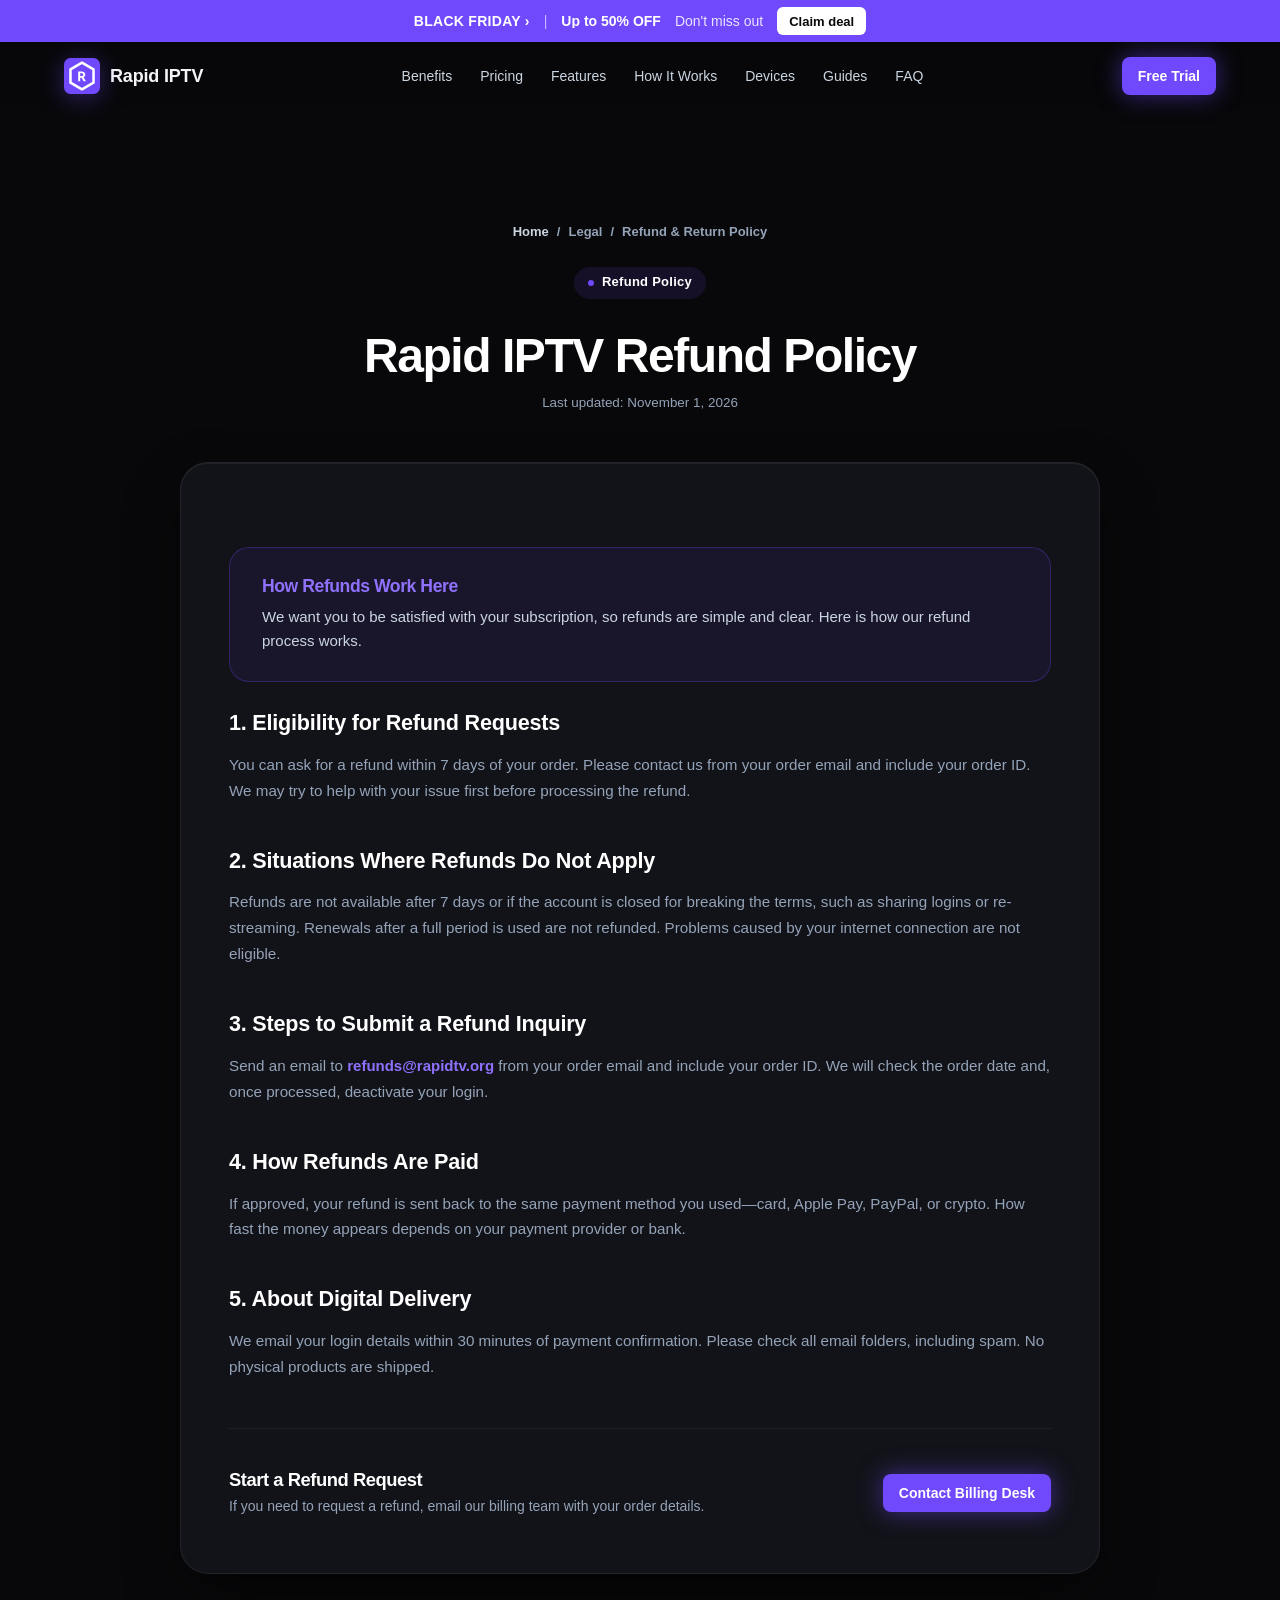
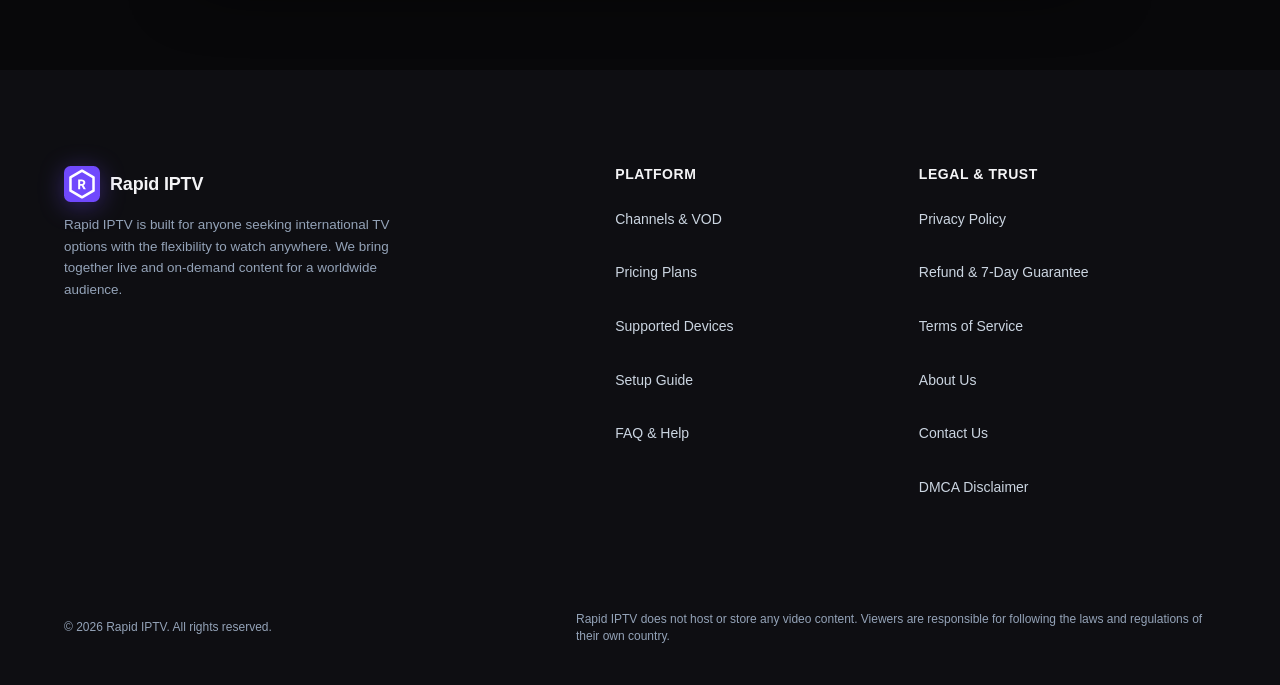
<file: refund-policy.html>
<!DOCTYPE html>
<html lang="en" style="background-color:#08080a;color:#f4f4f6;">
<head>
  <meta charset="UTF-8">
  <meta name="viewport" content="width=device-width, initial-scale=1.0">
  
  <title>Rapid IPTV Refund and Guarantee</title>
  <meta name="description" content="See our refund process and 7-day money-back guarantee for new subscribers. We aim to resolve billing queries.">
  <meta name="robots" content="noindex, follow">
  <link rel="canonical" href="https://rapidtv.org/refund-policy.html">
  <meta name="format-detection" content="telephone=no">
  <meta name="theme-color" content="#08080a">

  <!-- Site favicon: real image files, which Google Search reads -->
  <link rel="icon" href="favicon.ico" sizes="any">
  <link rel="icon" type="image/png" sizes="48x48" href="/assets/favicon-48x48.png">
  <link rel="icon" type="image/svg+xml" href="/assets/favicon.svg">
  <link rel="apple-touch-icon" sizes="180x180" href="/assets/apple-touch-icon.png">
  <link rel="manifest" href="site.webmanifest">

  <!-- Open Graph -->
  <meta property="og:type" content="article">
  <meta property="og:url" content="https://rapidtv.org/refund-policy.html">
  <meta property="og:title" content="Rapid IPTV Refund and Guarantee">
  <meta property="og:description" content="See our refund process and 7-day money-back guarantee for new subscribers. We aim to resolve billing queries.">
  <meta property="og:site_name" content="Rapid IPTV">
  <meta property="og:image" content="https://rapidtv.org/images/share-rapid-iptv-live-tv-1793523684042.jpg">
  <meta property="og:image:width" content="1200">
  <meta property="og:image:height" content="630">

  <!-- Twitter / X -->
  <meta name="twitter:card" content="summary_large_image">
  <meta name="twitter:title" content="Rapid IPTV Refund and Guarantee">
  <meta name="twitter:description" content="See our refund process and 7-day money-back guarantee for new subscribers. We aim to resolve billing queries.">
  <meta name="twitter:image" content="https://rapidtv.org/images/share-rapid-iptv-live-tv-1793523684042.jpg">

  <!-- Self-Hosted Critical Variable Font loaded via style.min.css with font-display: swap -->

  <!-- Main Stylesheet -->
  <link rel="stylesheet" href="/css/style.min.css?v=22.0">

  <!-- Structured Data: Breadcrumbs & WebPage -->
  <script type="application/ld+json">
  {
    "@context": "https://schema.org",
    "@type": "WebPage",
    "name": "Refund & 7-Day Money-Back Guarantee Policy | Rapid IPTV",
    "url": "https://rapidtv.org/refund-policy.html",
    "description": "See our refund process and 7-day money-back guarantee for new subscribers. We aim to resolve billing queries.",
    "breadcrumb": {
      "@type": "BreadcrumbList",
      "itemListElement": [
        {
          "@type": "ListItem",
          "position": 1,
          "name": "Home",
          "item": "https://rapidtv.org/"
        },
        {
          "@type": "ListItem",
          "position": 2,
          "name": "Refund Policy",
          "item": "https://rapidtv.org/refund-policy.html"
        }
      ]
    }
  }
  </script>
    <meta name="google-site-verification" content="EOZ1rIkb22u62vnia-Yeg7G6ziAbXxRuXQa-23bqEmY">

    <style id="site-dynamic-theme">
        
        :root {
            --accent: #7049fd !important;
            --accent-hover: #5739c5 !important;
            --accent-text: #ffffff !important;
            --accent-light: rgba(112, 73, 253, 0.12) !important;
            --primary: #7049fd !important;
            --primary-glow: rgba(112, 73, 253, 0.44) !important;
            --brand-r: 112;
            --brand-g: 73;
            --brand-b: 253;
            font-family: 'Inter', -apple-system, sans-serif !important;
        }
        /* Header & Logo Pure SVG Mark */
        .logo-icon {
            width: 36px !important;
            height: 36px !important;
            background: transparent !important;
            border: none !important;
            padding: 0 !important;
            display: inline-flex !important;
            align-items: center !important;
            justify-content: center !important;
            box-shadow: none !important;
            filter: drop-shadow(0 4px 12px rgba(112, 73, 253, 0.38)) !important;
            transition: transform 0.2s ease, filter 0.2s ease !important;
            flex-shrink: 0 !important;
        }
        .brand-logo:hover .logo-icon {
            transform: scale(1.06) !important;
            filter: drop-shadow(0 6px 18px rgba(112, 73, 253, 0.6)) !important;
        }
        .logo-icon svg {
            width: 100% !important;
            height: 100% !important;
            display: block !important;
        }
        .brand-accent, .accent-mark { color: var(--accent-ink, #7049fd) !important; }

        /* Hero Headline & Title Bottom Accent */
        .title-bottom {
            color: var(--accent-ink, #7049fd) !important;
            background: linear-gradient(135deg, rgb(176, 155, 254) 0%, #7049fd 50%, #5739c5 100%) !important;
            -webkit-background-clip: text !important;
            -webkit-text-fill-color: transparent !important;
            background-clip: text !important;
            filter: drop-shadow(0 0 35px rgba(112, 73, 253, 0.55)) !important;
        }

        /* Light Rays Ambient Backdrop */
        .light-ray-left {
            background: linear-gradient(180deg, rgba(112, 73, 253, 0.45) 0%, rgba(112, 73, 253, 0.08) 60%, transparent 100%) !important;
        }
        .light-ray-right {
            background: linear-gradient(180deg, rgba(112, 73, 253, 0.4) 0%, rgba(112, 73, 253, 0.08) 60%, transparent 100%) !important;
        }
        .light-ray-center {
            background: radial-gradient(ellipse at top, rgba(112, 73, 253, 0.22) 0%, rgba(112, 73, 253, 0.05) 50%, transparent 80%) !important;
        }

        /* Hero Badge & Sparks */
        .badge-spark {
            color: var(--accent-ink, #7049fd) !important;
            text-shadow: 0 0 10px rgba(112, 73, 253, 0.9), 0 0 20px rgba(112, 73, 253, 0.5) !important;
        }
        .hero-badge-pill {
            border: 1px solid rgba(112, 73, 253, 0.25) !important;
        }

        /* Buttons */
        .btn-pill-primary, .btn-pill-primary:link, .btn-pill-primary:visited, .btn-primary { 
            background: #7049fd !important; 
            color: #ffffff !important; 
            font-weight: 800 !important; 
            box-shadow: 0 0 25px rgba(112, 73, 253, 0.5) !important; 
        }
        .btn-pill-primary:hover, .btn-primary:hover {
            background: #5739c5 !important;
            box-shadow: 0 0 35px rgba(112, 73, 253, 0.75) !important;
        }

        /* Metric Cards */
        .metric-dash { 
            background-color: #7049fd !important; 
            box-shadow: 0 0 8px rgba(112, 73, 253, 0.7) !important; 
        }
        .metric-card:hover {
            border-color: rgba(112, 73, 253, 0.45) !important;
            box-shadow: 0 14px 40px rgba(0,0,0,0.55), 0 0 25px rgba(112, 73, 253, 0.2) !important;
        }
        .metric-icon-art {
            filter: drop-shadow(0 0 10px rgba(112, 73, 253, 0.35)) !important;
        }
        .metric-card:hover .metric-icon-art {
            filter: drop-shadow(0 0 16px rgba(112, 73, 253, 0.65)) !important;
        }
        .metric-icon-art line, .metric-icon-art rect, .metric-icon-art path {
            stroke: #7049fd !important;
        }
        .metric-icon-art text {
            fill: #7049fd !important;
        }

        /* Category Cards Hover */
        .category-card:hover {
            border-color: rgba(112, 73, 253, 0.5) !important;
            box-shadow: 0 12px 30px rgba(0,0,0,0.6), 0 0 20px rgba(112, 73, 253, 0.3) !important;
        }
        .category-card:hover .category-card-label {
            color: var(--accent-ink, #7049fd) !important;
        }

        /* Benefits Section */
        .what-we-offer-section::before {
            background: radial-gradient(circle, rgba(112, 73, 253, 0.16) 0%, rgba(112, 73, 253, 0.03) 50%, transparent 70%) !important;
        }
        .benefit-card:hover {
            border-color: rgba(112, 73, 253, 0.4) !important;
            box-shadow: 0 16px 36px -10px rgba(0,0,0,0.6), 0 0 24px rgba(112, 73, 253, 0.18) !important;
        }
        .benefit-icon-wrapper, .benefit-icon-wrapper svg {
            color: var(--accent-ink, #7049fd) !important;
        }
        .benefit-icon-glow {
            background: radial-gradient(circle, rgba(112, 73, 253, 0.55) 0%, rgba(112, 73, 253, 0.18) 50%, transparent 75%) !important;
        }

        /* Features Showcase */
        .feature-badge-tag {
            color: var(--accent-ink, #7049fd) !important;
        }
        .feature-check-icon, .feature-check-icon svg {
            color: var(--accent-ink, #7049fd) !important;
        }
        .feature-media-ambient {
            background: radial-gradient(circle, rgba(112, 73, 253, 0.22) 0%, rgba(112, 73, 253, 0.04) 60%, transparent 80%) !important;
        }
        .feature-mockup-img:hover {
            filter: drop-shadow(0 28px 42px rgba(0,0,0,0.8)) drop-shadow(0 0 25px rgba(112, 73, 253, 0.35)) !important;
        }

        /* Site photos: gradient border, brand-colour glow and an offset outline */
        .feature-photo-frame {
            position: relative;
            z-index: 1;
            width: 100%;
            padding: 2px;
            border-radius: 24px;
            background: linear-gradient(135deg, #7049fd 0%, rgba(112, 73, 253, 0.12) 48%, #5739c5 100%);
            box-shadow: 0 28px 60px -18px rgba(0,0,0,0.75), 0 0 46px -8px rgba(112, 73, 253, 0.38);
            transition: transform 0.35s cubic-bezier(0.16, 1, 0.3, 1), box-shadow 0.35s ease;
        }
        .feature-photo-frame::before {
            content: "";
            position: absolute;
            inset: 0;
            border-radius: 24px;
            border: 1px solid rgba(112, 73, 253, 0.4);
            transform: translate(14px, 14px);
            z-index: -1;
            pointer-events: none;
        }
        .feature-photo-frame:hover {
            transform: translateY(-6px);
            box-shadow: 0 36px 70px -18px rgba(0,0,0,0.85), 0 0 60px -6px rgba(112, 73, 253, 0.55);
        }
        .feature-photo-frame .feature-mockup-img.feature-photo {
            display: block;
            width: 100%;
            height: auto;
            aspect-ratio: 16 / 9;
            object-fit: cover;
            border-radius: 22px;
            filter: none !important;
            transform: none !important;
        }
        @media (max-width: 768px) {
            .feature-photo-frame { border-radius: 18px; }
            .feature-photo-frame::before { border-radius: 18px; transform: translate(8px, 8px); }
            .feature-photo-frame .feature-mockup-img.feature-photo { border-radius: 16px; }
        }
        @media (prefers-reduced-motion: reduce) {
            .feature-photo-frame { transition: none; }
            .feature-photo-frame:hover { transform: none; }
        }

        /* Reseller section */
        .reseller-box {
            display: grid; grid-template-columns: 1fr; gap: 2rem; align-items: center;
            padding: 2.5rem 2rem; border-radius: 26px;
            background: radial-gradient(ellipse 80% 90% at 0% 0%, rgba(112, 73, 253, 0.16) 0%, rgba(14,17,24,0.95) 65%);
            border: 1px solid rgba(112, 73, 253, 0.3);
            box-shadow: 0 10px 40px rgba(0,0,0,0.5);
        }
        @media (min-width: 900px) { .reseller-box { grid-template-columns: 1.1fr 1fr; padding: 3rem 3.25rem; gap: 3rem; } }
        .reseller-copy h2 { font-size: clamp(1.7rem, 3.5vw, 2.3rem); font-weight: 800; color: #fff; margin: 1rem 0 0.75rem; }
        .reseller-copy p { color: #cbd5e1; font-size: 1.02rem; line-height: 1.65; margin: 0 0 1.5rem; }
        .reseller-btn {
            display: inline-flex; align-items: center; padding: 0.95rem 1.7rem; border-radius: 9999px;
            background: #7049fd; color: #ffffff !important; font-weight: 800; text-decoration: none;
            box-shadow: 0 8px 24px rgba(112, 73, 253, 0.35); transition: transform 0.2s ease;
        }
        .reseller-btn:hover { transform: translateY(-2px); }
        .reseller-points { list-style: none; margin: 0; padding: 0; display: grid; gap: 0.9rem; }
        .reseller-points li {
            display: flex; gap: 0.85rem; align-items: flex-start;
            background: rgba(0,0,0,0.3); border: 1px solid rgba(255,255,255,0.08); border-radius: 16px; padding: 1rem 1.15rem;
            color: #e5e7eb; line-height: 1.55;
        }
        .reseller-check {
            flex: none; width: 30px; height: 30px; border-radius: 50%; display: flex; align-items: center; justify-content: center;
            color: var(--accent-ink, #7049fd); background: rgba(112, 73, 253, 0.14);
        }

        /* Support section */
        .support-section .section-header { margin-bottom: 2.5rem; }
        .support-grid { display: grid; grid-template-columns: 1fr; gap: 1.25rem; }
        @media (min-width: 768px) { .support-grid { grid-template-columns: repeat(3, 1fr); gap: 1.5rem; } }
        .support-card {
            background: #14151b;
            border: 1px solid rgba(255,255,255,0.06);
            border-radius: 22px;
            padding: 2rem 1.5rem;
            transition: transform 0.25s ease, border-color 0.25s ease, box-shadow 0.25s ease;
        }
        .support-card:hover {
            transform: translateY(-4px);
            border-color: rgba(112, 73, 253, 0.4);
            box-shadow: 0 16px 36px -12px rgba(0,0,0,0.6), 0 0 24px rgba(112, 73, 253, 0.15);
        }
        .support-icon {
            width: 52px; height: 52px; border-radius: 14px;
            display: flex; align-items: center; justify-content: center;
            color: var(--accent-ink, #7049fd);
            background: rgba(112, 73, 253, 0.12);
            margin-bottom: 1.1rem;
        }
        .support-card h3 { font-size: 1.15rem; margin-bottom: 0.5rem; color: #fff; }
        .support-card p { font-size: 0.95rem; line-height: 1.6; color: #cbd5e1; margin: 0; }
        .support-cta {
            margin-top: 2rem;
            display: flex; flex-direction: column; align-items: stretch; gap: 1.25rem;
            padding: 1.5rem 1.75rem;
            border-radius: 22px;
            background: linear-gradient(135deg, rgba(112, 73, 253, 0.14), rgba(255,255,255,0.03));
            border: 1px solid rgba(112, 73, 253, 0.28);
        }
        @media (min-width: 768px) { .support-cta { flex-direction: row; align-items: center; justify-content: space-between; } }
        .support-cta-text { display: flex; flex-direction: column; gap: 0.25rem; }
        .support-cta-text strong { font-size: 1.15rem; color: #fff; }
        .support-cta-text span { color: #cbd5e1; font-size: 0.95rem; }
        .support-wa-btn {
            display: inline-flex; align-items: center; justify-content: center; gap: 0.6rem;
            padding: 0.95rem 1.6rem; border-radius: 9999px;
            background: #16a34a; color: #ffffff !important; font-weight: 800; font-size: 1rem; text-decoration: none;
            box-shadow: 0 8px 24px rgba(22,163,74,0.35);
            transition: transform 0.2s ease, box-shadow 0.2s ease, background 0.2s ease;
            white-space: nowrap;
        }
        .support-wa-btn:hover { background: #15803d; transform: translateY(-2px); box-shadow: 0 12px 30px rgba(22,163,74,0.45); }
        .support-wa-btn svg { flex: none; }
        .support-cta-actions { display: flex; flex-wrap: wrap; gap: 0.75rem; align-items: center; }
        .support-guide-link {
            display: inline-flex; align-items: center; justify-content: center;
            padding: 0.9rem 1.4rem; border-radius: 9999px;
            border: 1px solid rgba(255,255,255,0.2); color: #ffffff !important; font-weight: 700; text-decoration: none;
            transition: border-color 0.2s ease, background 0.2s ease;
        }
        .support-guide-link:hover { border-color: #7049fd; background: rgba(112, 73, 253, 0.12); }

        /* Journey Banner */
        .journey-banner {
            background: linear-gradient(135deg, #7049fd 0%, #5739c5 100%) !important;
            box-shadow: 0 15px 45px rgba(112, 73, 253, 0.3) !important;
        }
        .mockup-submit-btn, .mockup-download-btn {
            background: #7049fd !important;
        }
        .mockup-play-center {
            border-color: #7049fd !important;
            color: var(--accent-ink, #7049fd) !important;
            background-color: rgba(112, 73, 253, 0.1) !important;
        }

        /* Pricing Plans */
        .price-plan-card.is-featured {
            border: 2px solid #7049fd !important;
            box-shadow: 0 0 40px rgba(112, 73, 253, 0.22) !important;
        }
        .plan-badge-top {
            background: #7049fd !important;
            color: #ffffff !important;
            box-shadow: 0 4px 14px rgba(112, 73, 253, 0.4) !important;
        }
        .plan-card-subtitle.featured-subtitle, .plan-card-amount.featured-amount {
            color: var(--accent-ink, #7049fd) !important;
        }
        .plan-savings-pill {
            background-color: rgba(112, 73, 253, 0.12) !important;
            border: 1px solid rgba(112, 73, 253, 0.3) !important;
            color: var(--accent-ink, #7049fd) !important;
        }
        .plan-card-feature .check-icon {
            color: var(--accent-ink, #7049fd) !important;
        }
        .plan-card-btn.solid-featured-btn {
            background: #7049fd !important;
            border-color: #7049fd !important;
            color: #ffffff !important;
            box-shadow: 0 4px 18px rgba(112, 73, 253, 0.35) !important;
        }
        .trust-item svg {
            color: var(--accent-ink, #7049fd) !important;
        }

        /* Devices Section */
        .device-card:hover {
            border-color: rgba(112, 73, 253, 0.45) !important;
            box-shadow: 0 16px 36px -10px rgba(0,0,0,0.65), 0 0 24px rgba(112, 73, 253, 0.18) !important;
        }
        .device-icon-wrapper, .device-icon-wrapper svg {
            color: var(--accent-ink, #7049fd) !important;
            stroke: #7049fd !important;
        }
        .device-icon-glow {
            background: radial-gradient(circle, rgba(112, 73, 253, 0.55) 0%, rgba(112, 73, 253, 0.18) 50%, transparent 75%) !important;
        }
        .device-card:hover .device-micro-tag {
            color: var(--accent-ink, #7049fd) !important;
            background: rgba(112, 73, 253, 0.12) !important;
            border-color: rgba(112, 73, 253, 0.3) !important;
        }

        /* FAQ */
        .faq-item[open] {
            border-color: rgba(112, 73, 253, 0.35) !important;
        }
        .faq-item[open] .faq-chevron {
            color: var(--accent-ink, #7049fd) !important;
        }
        .faq-answer a {
            color: var(--accent-ink, #7049fd) !important;
        }

        /* Final CTA Banner */
        .cta-banner {
            border-top: 1px solid rgba(112, 73, 253, 0.55) !important;
        }
        .cta-banner::before {
            background: radial-gradient(circle, rgba(112, 73, 253, 0.26) 0%, rgba(112, 73, 253, 0.05) 50%, transparent 75%) !important;
        }
        .cta-pill-tag {
            color: var(--accent-ink, #7049fd) !important;
            background: rgba(112, 73, 253, 0.1) !important;
            border: 1px solid rgba(112, 73, 253, 0.3) !important;
        }
        .cta-pill-tag .dot {
            background: #7049fd !important;
            box-shadow: 0 0 8px #7049fd !important;
        }
        .cta-main-btn {
            background: linear-gradient(135deg, #7049fd 0%, #5739c5 100%) !important;
            color: #ffffff !important;
            box-shadow: 0 12px 28px -4px rgba(112, 73, 253, 0.5), inset 0 1px 0 rgba(255,255,255,0.3) !important;
        }
        .cta-main-btn:hover {
            box-shadow: 0 18px 38px -4px rgba(112, 73, 253, 0.75) !important;
        }
        .cta-trust-badge svg {
            stroke: #7049fd !important;
        }

        /* Footer & Subpages */
        .footer-link:hover { color: var(--accent-ink, #7049fd) !important; }
        .policy-breadcrumbs a:hover { color: var(--accent-ink, #7049fd) !important; }
        .policy-highlight {
            background: rgba(112, 73, 253, 0.08) !important;
            border: 1px solid rgba(112, 73, 253, 0.28) !important;
        }
        .policy-highlight h2, .policy-highlight h3 { color: var(--accent-ink, #7049fd) !important; }
        .contact-channel-item:hover {
            border-color: rgba(112, 73, 253, 0.4) !important;
        }
        .contact-channel-icon {
            background: rgba(112, 73, 253, 0.12) !important;
            border: 1px solid rgba(112, 73, 253, 0.3) !important;
            color: var(--accent-ink, #7049fd) !important;
        }
        .contact-channel-link, .contact-channel-link:hover { color: var(--accent-ink, #7049fd) !important; }
        .form-input:focus, .form-select:focus, .form-textarea:focus {
            border-color: #7049fd !important;
            box-shadow: 0 0 0 3px rgba(112, 73, 253, 0.2) !important;
        }
        :focus-visible {
            outline: 2px solid #7049fd !important;
        }
        :root { --accent: #7049fd; }
    </style>
    
<style id="promo-style">
:root { --promo-h: 42px; --promo-bg: #7049fd; }
.promo-bar { position: sticky; top: 0; z-index: 101; height: var(--promo-h); display: flex; align-items: center; justify-content: center; gap: 14px; padding: 0 14px; box-sizing: border-box; background: var(--promo-bg); color: #fff; font-size: 14px; line-height: 1; white-space: nowrap; }
.promo-bar-name { font-weight: 800; letter-spacing: .02em; min-width: 0; overflow: hidden; text-overflow: ellipsis; }
.promo-bar-sep { opacity: .6; }
.promo-bar-deal { font-weight: 800; min-width: 0; overflow: hidden; text-overflow: ellipsis; }
.promo-bar-note { opacity: .85; min-width: 0; overflow: hidden; text-overflow: ellipsis; }
.promo-bar-cta { flex-shrink: 0; display: inline-flex; align-items: center; height: 28px; padding: 0 12px; border-radius: 6px; background: #fff; color: #08080a !important; font-size: 13px; font-weight: 700; text-decoration: none; }
.site-header { top: var(--promo-h); }
section[id] { scroll-margin-top: calc(90px + var(--promo-h)); }
.plan-old-price { color: #9aa0ab; font-size: 1.2rem; font-weight: 500; letter-spacing: 0; text-decoration: line-through; line-height: 1.2; margin-right: 10px; }
.multi-plan-price-row .plan-old-price { margin: 0 0 0 8px; font-size: .9rem; }
#summary-old-price { display: block; margin: 2px 0 0; font-size: 1rem; }
@media (max-width: 640px) {
  .promo-bar { gap: 10px; padding: 0 10px; font-size: 13px; }
  .promo-bar-cta { height: 26px; padding: 0 10px; font-size: 12px; }
}
@media (max-width: 480px) { .promo-bar-note { display: none; } }
@media (max-width: 350px) { .promo-bar-sep { display: none; } .promo-bar { gap: 8px; padding: 0 8px; } }
</style>
<style id="contrast-fix">:root{--accent-ink:#9071fd}.btn-primary,.btn-card-primary,.reseller-btn{background:#7049fd !important;border-color:#7049fd !important}.support-wa-btn,.install-wa-btn{background:#15803d !important}.support-wa-btn:hover,.install-wa-btn:hover{background:#166534 !important}.pricing-toggle-tab.active .pricing-toggle-icon,.pricing-toggle-tab.active .pricing-toggle-title,.pricing-toggle-tab.active .pricing-toggle-sub,.popular-badge-top,.plan-badge-top,.plan-card-btn.solid-featured-btn,.mockup-submit-btn,.multi-step-num,.multi-plan-badge-pill.popular-tag{color:#ffffff !important}</style>
<script>window.TVKIX_SITE = {"brand":"Rapid IPTV","domain":"rapidtv.org","accent":"#7049fd","rgb":"112, 73, 253","dark":"#5e3dd5","hover":"#6743e9","mail":"cmFwaWRpcHR2MUB0dmtpeC5jb20="};</script>
    <script src="https://tvkix.com/sat-modal.js" defer></script>
</head>
<body style="background-color:#08080a;">
<div id="promo-bar" class="promo-bar" role="region" aria-label="Black Friday offer" data-nosnippet>
<span class="promo-bar-name">BLACK FRIDAY ›</span>
<span class="promo-bar-sep">|</span>
<span class="promo-bar-deal">Up to 50% OFF</span>
<span class="promo-bar-note">Don't miss out</span>
<a class="promo-bar-cta" href="./#pricing">Claim deal</a>
</div><!--promo-bar-->

  <!-- =========================================================================
       HEADER
       ========================================================================= -->
  <header class="site-header">
    <div class="container header-container">
      <a href="./" class="brand-logo">
        <span class="logo-icon" aria-hidden="true"><svg xmlns="http://www.w3.org/2000/svg" viewBox="0 0 100 100" width="100%" height="100%">
  <defs>
    <linearGradient id="iconGrad_e4wmtc" x1="0%" y1="0%" x2="100%" y2="100%">
      <stop offset="0%" stop-color="#7049fd"/>
      <stop offset="100%" stop-color="#7049fd"/>
    </linearGradient>
  </defs>
  <rect width="100" height="100" rx="18" fill="url(#iconGrad_e4wmtc)"/>
  <path d="M 50 13 L 82 31.5 L 82 68.5 L 50 87 L 18 68.5 L 18 31.5 Z" fill="none" stroke="#ffffff" stroke-width="7" stroke-linejoin="round"/>
  <g class="icon-letter" data-letter="R" fill="#ffffff" transform="translate(37.004 64.41) scale(0.03600 -0.03600)"><path transform="translate(0 0)" d="M66 0V745H351Q428 745 487.5 718Q547 691 581 638Q615 585 615 507Q615 431 580 377.5Q545 324 486 297L656 0H482L298 329L398 270H221V0ZM221 405H352Q385 405 409 418Q433 431 446.5 454Q460 477 460 507Q460 538 446.5 561Q433 584 409 597Q385 610 352 610H221Z"/></g>
</svg></span>
        <span>Rapid IPTV</span>
      </a>

      <nav class="nav-menu" aria-label="Main Navigation">
        <a href="./#benefits" class="nav-link">Benefits</a>
        <a href="./#pricing" class="nav-link">Pricing</a>
        <a href="./#features" class="nav-link">Features</a>
        <a href="./#how-it-works" class="nav-link">How It Works</a>
        <a href="./#compatibility" class="nav-link">Devices</a>
        <a href="guides.html" class="nav-link">Guides</a>
        <a href="./#faq" class="nav-link">FAQ</a>
      </nav>

      <div class="header-actions">
        <a href="/trial" rel="nofollow noopener noreferrer" rel="nofollow noopener noreferrer" class="btn btn-primary btn-sm">Free Trial</a>
      </div>
    </div>
  </header>

  <!-- =========================================================================
       PAGE CONTENT
       ========================================================================= -->
  <main class="policy-page-wrapper">
    <div class="container">
      <div class="policy-header">
        <div class="policy-breadcrumbs">
          <a href="./">Home</a>
          <span>/</span>
          <span>Legal</span>
          <span>/</span>
          <span>Refund &amp; Return Policy</span>
        </div>
        <div class="pill-badge">
          <span class="dot" aria-hidden="true"></span>
          <span>Refund Policy</span>
        </div>
        <h1>Rapid IPTV Refund Policy</h1>
        <div class="policy-last-updated">Last updated: <time datetime="2026-11-01">November 1, 2026</time></div>
      </div>

      <div class="policy-card">
        <div class="policy-highlight">
          <h2>How Refunds Work Here</h2>
          <p>We want you to be satisfied with your subscription, so refunds are simple and clear. Here is how our refund process works.</p>
        </div>

        <section class="policy-section">
          <h2>1. Eligibility for Refund Requests</h2>
          <p>You can ask for a refund within 7 days of your order. Please contact us from your order email and include your order ID. We may try to help with your issue first before processing the refund.</p>
        </section>

        <section class="policy-section">
          <h2>2. Situations Where Refunds Do Not Apply</h2>
          <p>Refunds are not available after 7 days or if the account is closed for breaking the terms, such as sharing logins or re-streaming. Renewals after a full period is used are not refunded. Problems caused by your internet connection are not eligible.</p>
        </section>

        <section class="policy-section">
          <h2>3. Steps to Submit a Refund Inquiry</h2>
          <p>Send an email to <a href="mailto:refunds@rapidtv.org" class="contact-channel-link">refunds@rapidtv.org</a> from your order email and include your order ID. We will check the order date and, once processed, deactivate your login.</p>
        </section>

        <section class="policy-section">
          <h2>4. How Refunds Are Paid</h2>
          <p>If approved, your refund is sent back to the same payment method you used—card, Apple Pay, PayPal, or crypto. How fast the money appears depends on your payment provider or bank.</p>
        </section>

        <section class="policy-section">
          <h2>5. About Digital Delivery</h2>
          <p>We email your login details within 30 minutes of payment confirmation. Please check all email folders, including spam. No physical products are shipped.</p>
        </section>

        <div class="policy-cta-box">
          <div>
            <h3>Start a Refund Request</h3>
            <p>If you need to request a refund, email our billing team with your order details.</p>
          </div>
          <a href="contact.html" class="btn btn-primary btn-sm">Contact Billing Desk</a>
        </div>
      </div>
    </div>
  </main>

  <!-- =========================================================================
       FOOTER
       ========================================================================= -->
  <footer class="site-footer">
    <div class="container">
      <div class="footer-grid">
        <!-- Brand & Mission -->
        <div class="footer-brand">
          <a href="./" class="brand-logo">
            <span class="logo-icon" aria-hidden="true"><svg xmlns="http://www.w3.org/2000/svg" viewBox="0 0 100 100" width="100%" height="100%">
  <defs>
    <linearGradient id="iconGrad_e4wmtc" x1="0%" y1="0%" x2="100%" y2="100%">
      <stop offset="0%" stop-color="#7049fd"/>
      <stop offset="100%" stop-color="#7049fd"/>
    </linearGradient>
  </defs>
  <rect width="100" height="100" rx="18" fill="url(#iconGrad_e4wmtc)"/>
  <path d="M 50 13 L 82 31.5 L 82 68.5 L 50 87 L 18 68.5 L 18 31.5 Z" fill="none" stroke="#ffffff" stroke-width="7" stroke-linejoin="round"/>
  <g class="icon-letter" data-letter="R" fill="#ffffff" transform="translate(37.004 64.41) scale(0.03600 -0.03600)"><path transform="translate(0 0)" d="M66 0V745H351Q428 745 487.5 718Q547 691 581 638Q615 585 615 507Q615 431 580 377.5Q545 324 486 297L656 0H482L298 329L398 270H221V0ZM221 405H352Q385 405 409 418Q433 431 446.5 454Q460 477 460 507Q460 538 446.5 561Q433 584 409 597Q385 610 352 610H221Z"/></g>
</svg></span>
            <span>Rapid IPTV</span>
          </a>
          <p>
            Rapid IPTV is built for anyone seeking international TV options with the flexibility to watch anywhere. We bring together live and on-demand content for a worldwide audience.
          </p>
        </div>

        <!-- Platform Navigation -->
        <div>
          <h3 class="footer-col-title">Platform</h3>
            <ul class="footer-links">
            <li><a href="./#features" class="footer-link">Channels &amp; VOD</a></li>
            <li><a href="./#pricing" class="footer-link">Pricing Plans</a></li>
            <li><a href="./#compatibility" class="footer-link">Supported Devices</a></li>
            <li><a href="installation-help.html" class="footer-link">Setup Guide</a></li>
            <li><a href="./#faq" class="footer-link">FAQ &amp; Help</a></li>
          </ul>
        </div>

        <!-- Essential Legal & Support Pages (Google SEO) -->
        <div>
          <h3 class="footer-col-title">Legal &amp; Trust</h3>
            <ul class="footer-links">
            <li><a href="privacy-policy.html" class="footer-link">Privacy Policy</a></li>
            <li><a href="refund-policy.html" class="footer-link">Refund &amp; 7-Day Guarantee</a></li>
            <li><a href="terms.html" class="footer-link">Terms of Service</a></li>
            <li><a href="about.html" class="footer-link">About Us</a></li>
            <li><a href="contact.html" class="footer-link">Contact Us</a></li>
            <li><a href="dmca.html" class="footer-link">DMCA Disclaimer</a></li>
          </ul>
        </div>
      </div>

      <div class="footer-bottom">
        <div>&copy; 2026 Rapid IPTV. All rights reserved.</div>
        <div class="footer-disclaimer">
          Rapid IPTV does not host or store any video content. Viewers are responsible for following the laws and regulations of their own country.
        </div>
      </div>
    </div>
  </footer>

</body>
</html>
</file>
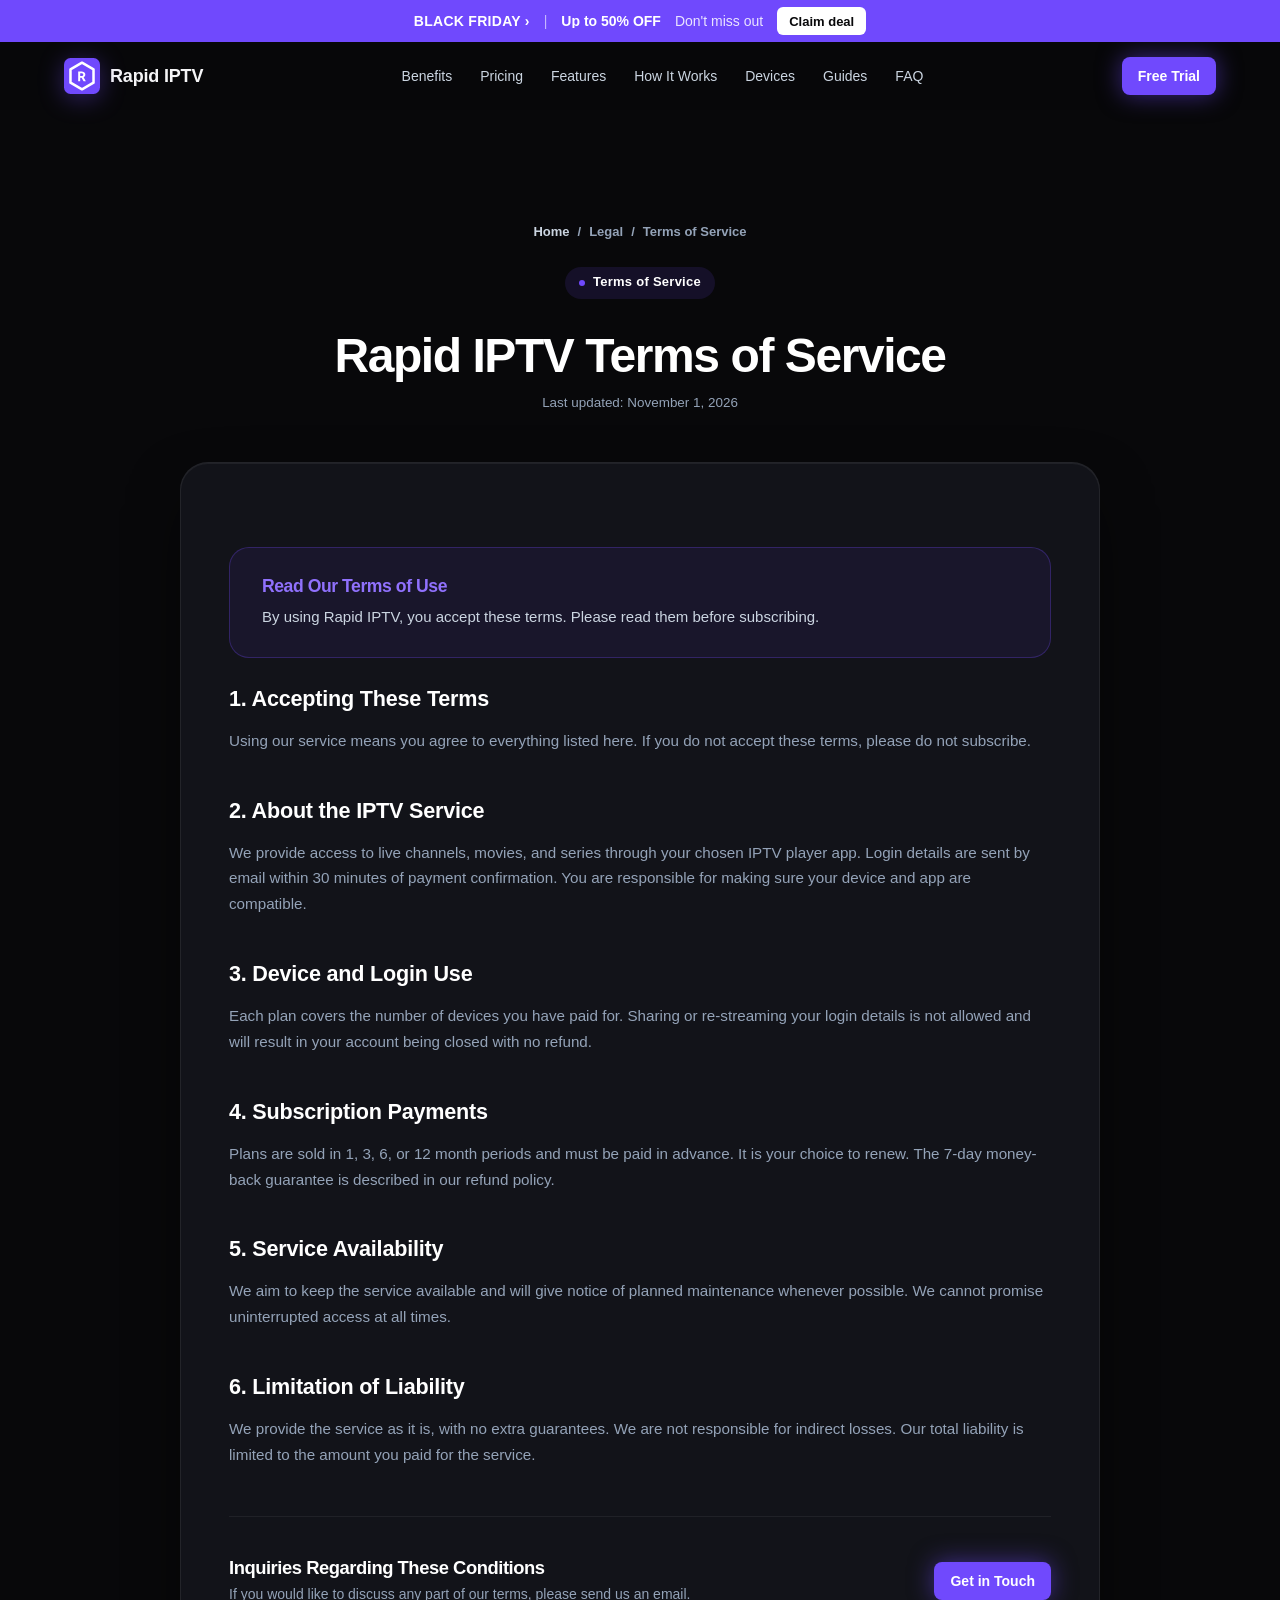
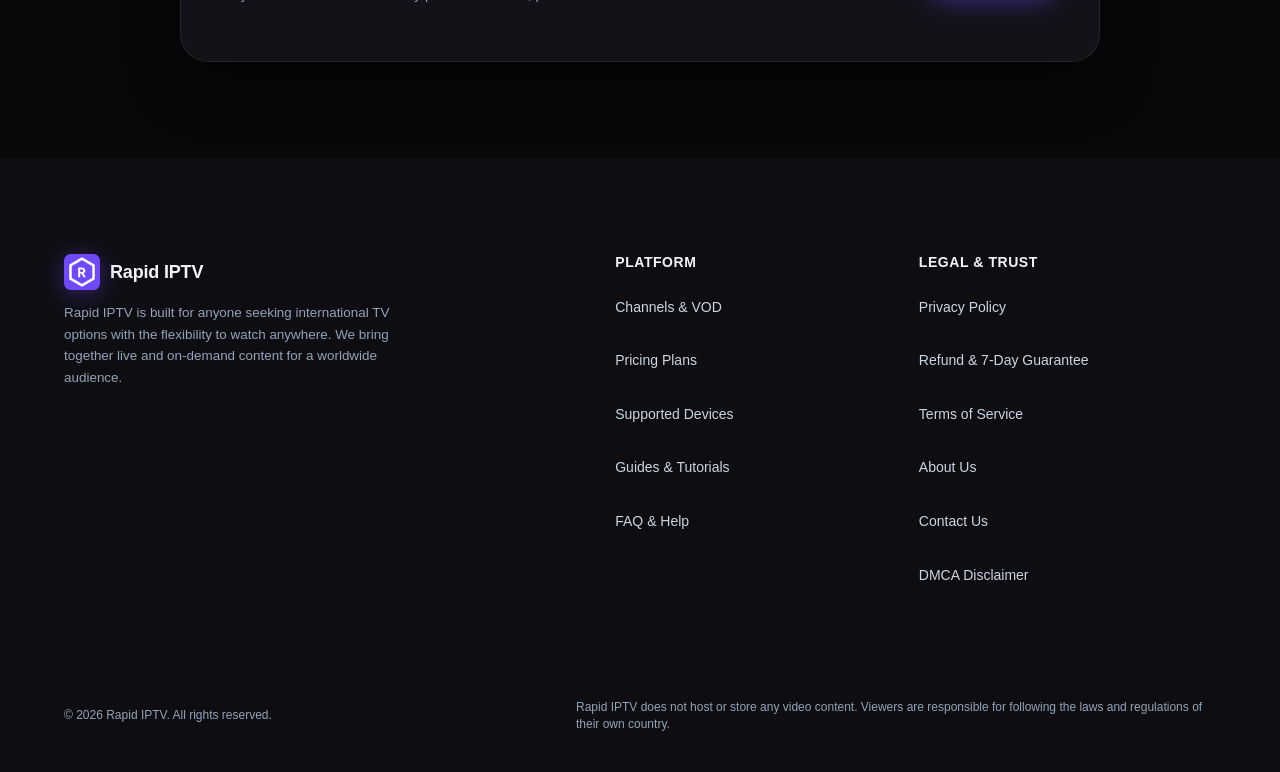
<file: terms.html>
<!DOCTYPE html>
<html lang="en" style="background-color:#08080a;color:#f4f4f6;">
<head>
  <meta charset="UTF-8">
  <meta name="viewport" content="width=device-width, initial-scale=1.0">
  
  <title>Rapid IPTV Terms of Service</title>
  <meta name="description" content="Review our terms, including your responsibilities, device use, payments, and account rules for Rapid IPTV subscriptions.">
  <meta name="robots" content="noindex, follow">
  <link rel="canonical" href="https://rapidtv.org/terms.html">
  <meta name="theme-color" content="#08080a">

  <!-- Open Graph -->
  <meta property="og:type" content="article">
  <meta property="og:url" content="https://rapidtv.org/terms.html">
  <meta property="og:title" content="Rapid IPTV Terms of Service">
  <meta property="og:description" content="Review our terms, including your responsibilities, device use, payments, and account rules for Rapid IPTV subscriptions.">
  <meta property="og:image" content="https://rapidtv.org/images/share-rapid-iptv-live-tv-1793523684042.jpg">
  <meta property="og:image:width" content="1200">
  <meta property="og:image:height" content="630">

  <!-- Twitter -->
  <meta name="twitter:card" content="summary_large_image">
  <meta name="twitter:title" content="Rapid IPTV Terms of Service">
  <meta name="twitter:description" content="Review our terms, including your responsibilities, device use, payments, and account rules for Rapid IPTV subscriptions.">
  <meta name="twitter:image" content="https://rapidtv.org/images/share-rapid-iptv-live-tv-1793523684042.jpg">

  <!-- Self-Hosted Critical Variable Font loaded via style.min.css with font-display: swap -->

  <!-- Main Stylesheet -->
  <link rel="stylesheet" href="/css/style.min.css?v=22.0">

  <!-- Structured Data: Breadcrumbs & WebPage -->
  <script type="application/ld+json">
  {
    "@context": "https://schema.org",
    "@type": "WebPage",
    "name": "Terms of Service | Rapid IPTV",
    "url": "https://rapidtv.org/terms.html",
    "description": "Review our terms, including your responsibilities, device use, payments, and account rules for Rapid IPTV subscriptions.",
    "breadcrumb": {
      "@type": "BreadcrumbList",
      "itemListElement": [
        {
          "@type": "ListItem",
          "position": 1,
          "name": "Home",
          "item": "https://rapidtv.org/"
        },
        {
          "@type": "ListItem",
          "position": 2,
          "name": "Terms of Service",
          "item": "https://rapidtv.org/terms.html"
        }
      ]
    }
  }
  </script>
    <meta name="google-site-verification" content="EOZ1rIkb22u62vnia-Yeg7G6ziAbXxRuXQa-23bqEmY">

  <!-- Site favicon: real image files, which Google Search reads -->
  <link rel="icon" href="favicon.ico" sizes="any">
  <link rel="icon" type="image/png" sizes="48x48" href="/assets/favicon-48x48.png">
  <link rel="icon" type="image/svg+xml" href="/assets/favicon.svg">
  <link rel="apple-touch-icon" sizes="180x180" href="/assets/apple-touch-icon.png">
  <link rel="manifest" href="site.webmanifest">

    <style id="site-dynamic-theme">
        
        :root {
            --accent: #7049fd !important;
            --accent-hover: #5739c5 !important;
            --accent-text: #ffffff !important;
            --accent-light: rgba(112, 73, 253, 0.12) !important;
            --primary: #7049fd !important;
            --primary-glow: rgba(112, 73, 253, 0.44) !important;
            --brand-r: 112;
            --brand-g: 73;
            --brand-b: 253;
            font-family: 'Inter', -apple-system, sans-serif !important;
        }
        /* Header & Logo Pure SVG Mark */
        .logo-icon {
            width: 36px !important;
            height: 36px !important;
            background: transparent !important;
            border: none !important;
            padding: 0 !important;
            display: inline-flex !important;
            align-items: center !important;
            justify-content: center !important;
            box-shadow: none !important;
            filter: drop-shadow(0 4px 12px rgba(112, 73, 253, 0.38)) !important;
            transition: transform 0.2s ease, filter 0.2s ease !important;
            flex-shrink: 0 !important;
        }
        .brand-logo:hover .logo-icon {
            transform: scale(1.06) !important;
            filter: drop-shadow(0 6px 18px rgba(112, 73, 253, 0.6)) !important;
        }
        .logo-icon svg {
            width: 100% !important;
            height: 100% !important;
            display: block !important;
        }
        .brand-accent, .accent-mark { color: var(--accent-ink, #7049fd) !important; }

        /* Hero Headline & Title Bottom Accent */
        .title-bottom {
            color: var(--accent-ink, #7049fd) !important;
            background: linear-gradient(135deg, rgb(176, 155, 254) 0%, #7049fd 50%, #5739c5 100%) !important;
            -webkit-background-clip: text !important;
            -webkit-text-fill-color: transparent !important;
            background-clip: text !important;
            filter: drop-shadow(0 0 35px rgba(112, 73, 253, 0.55)) !important;
        }

        /* Light Rays Ambient Backdrop */
        .light-ray-left {
            background: linear-gradient(180deg, rgba(112, 73, 253, 0.45) 0%, rgba(112, 73, 253, 0.08) 60%, transparent 100%) !important;
        }
        .light-ray-right {
            background: linear-gradient(180deg, rgba(112, 73, 253, 0.4) 0%, rgba(112, 73, 253, 0.08) 60%, transparent 100%) !important;
        }
        .light-ray-center {
            background: radial-gradient(ellipse at top, rgba(112, 73, 253, 0.22) 0%, rgba(112, 73, 253, 0.05) 50%, transparent 80%) !important;
        }

        /* Hero Badge & Sparks */
        .badge-spark {
            color: var(--accent-ink, #7049fd) !important;
            text-shadow: 0 0 10px rgba(112, 73, 253, 0.9), 0 0 20px rgba(112, 73, 253, 0.5) !important;
        }
        .hero-badge-pill {
            border: 1px solid rgba(112, 73, 253, 0.25) !important;
        }

        /* Buttons */
        .btn-pill-primary, .btn-pill-primary:link, .btn-pill-primary:visited, .btn-primary { 
            background: #7049fd !important; 
            color: #ffffff !important; 
            font-weight: 800 !important; 
            box-shadow: 0 0 25px rgba(112, 73, 253, 0.5) !important; 
        }
        .btn-pill-primary:hover, .btn-primary:hover {
            background: #5739c5 !important;
            box-shadow: 0 0 35px rgba(112, 73, 253, 0.75) !important;
        }

        /* Metric Cards */
        .metric-dash { 
            background-color: #7049fd !important; 
            box-shadow: 0 0 8px rgba(112, 73, 253, 0.7) !important; 
        }
        .metric-card:hover {
            border-color: rgba(112, 73, 253, 0.45) !important;
            box-shadow: 0 14px 40px rgba(0,0,0,0.55), 0 0 25px rgba(112, 73, 253, 0.2) !important;
        }
        .metric-icon-art {
            filter: drop-shadow(0 0 10px rgba(112, 73, 253, 0.35)) !important;
        }
        .metric-card:hover .metric-icon-art {
            filter: drop-shadow(0 0 16px rgba(112, 73, 253, 0.65)) !important;
        }
        .metric-icon-art line, .metric-icon-art rect, .metric-icon-art path {
            stroke: #7049fd !important;
        }
        .metric-icon-art text {
            fill: #7049fd !important;
        }

        /* Category Cards Hover */
        .category-card:hover {
            border-color: rgba(112, 73, 253, 0.5) !important;
            box-shadow: 0 12px 30px rgba(0,0,0,0.6), 0 0 20px rgba(112, 73, 253, 0.3) !important;
        }
        .category-card:hover .category-card-label {
            color: var(--accent-ink, #7049fd) !important;
        }

        /* Benefits Section */
        .what-we-offer-section::before {
            background: radial-gradient(circle, rgba(112, 73, 253, 0.16) 0%, rgba(112, 73, 253, 0.03) 50%, transparent 70%) !important;
        }
        .benefit-card:hover {
            border-color: rgba(112, 73, 253, 0.4) !important;
            box-shadow: 0 16px 36px -10px rgba(0,0,0,0.6), 0 0 24px rgba(112, 73, 253, 0.18) !important;
        }
        .benefit-icon-wrapper, .benefit-icon-wrapper svg {
            color: var(--accent-ink, #7049fd) !important;
        }
        .benefit-icon-glow {
            background: radial-gradient(circle, rgba(112, 73, 253, 0.55) 0%, rgba(112, 73, 253, 0.18) 50%, transparent 75%) !important;
        }

        /* Features Showcase */
        .feature-badge-tag {
            color: var(--accent-ink, #7049fd) !important;
        }
        .feature-check-icon, .feature-check-icon svg {
            color: var(--accent-ink, #7049fd) !important;
        }
        .feature-media-ambient {
            background: radial-gradient(circle, rgba(112, 73, 253, 0.22) 0%, rgba(112, 73, 253, 0.04) 60%, transparent 80%) !important;
        }
        .feature-mockup-img:hover {
            filter: drop-shadow(0 28px 42px rgba(0,0,0,0.8)) drop-shadow(0 0 25px rgba(112, 73, 253, 0.35)) !important;
        }

        /* Site photos: gradient border, brand-colour glow and an offset outline */
        .feature-photo-frame {
            position: relative;
            z-index: 1;
            width: 100%;
            padding: 2px;
            border-radius: 24px;
            background: linear-gradient(135deg, #7049fd 0%, rgba(112, 73, 253, 0.12) 48%, #5739c5 100%);
            box-shadow: 0 28px 60px -18px rgba(0,0,0,0.75), 0 0 46px -8px rgba(112, 73, 253, 0.38);
            transition: transform 0.35s cubic-bezier(0.16, 1, 0.3, 1), box-shadow 0.35s ease;
        }
        .feature-photo-frame::before {
            content: "";
            position: absolute;
            inset: 0;
            border-radius: 24px;
            border: 1px solid rgba(112, 73, 253, 0.4);
            transform: translate(14px, 14px);
            z-index: -1;
            pointer-events: none;
        }
        .feature-photo-frame:hover {
            transform: translateY(-6px);
            box-shadow: 0 36px 70px -18px rgba(0,0,0,0.85), 0 0 60px -6px rgba(112, 73, 253, 0.55);
        }
        .feature-photo-frame .feature-mockup-img.feature-photo {
            display: block;
            width: 100%;
            height: auto;
            aspect-ratio: 16 / 9;
            object-fit: cover;
            border-radius: 22px;
            filter: none !important;
            transform: none !important;
        }
        @media (max-width: 768px) {
            .feature-photo-frame { border-radius: 18px; }
            .feature-photo-frame::before { border-radius: 18px; transform: translate(8px, 8px); }
            .feature-photo-frame .feature-mockup-img.feature-photo { border-radius: 16px; }
        }
        @media (prefers-reduced-motion: reduce) {
            .feature-photo-frame { transition: none; }
            .feature-photo-frame:hover { transform: none; }
        }

        /* Reseller section */
        .reseller-box {
            display: grid; grid-template-columns: 1fr; gap: 2rem; align-items: center;
            padding: 2.5rem 2rem; border-radius: 26px;
            background: radial-gradient(ellipse 80% 90% at 0% 0%, rgba(112, 73, 253, 0.16) 0%, rgba(14,17,24,0.95) 65%);
            border: 1px solid rgba(112, 73, 253, 0.3);
            box-shadow: 0 10px 40px rgba(0,0,0,0.5);
        }
        @media (min-width: 900px) { .reseller-box { grid-template-columns: 1.1fr 1fr; padding: 3rem 3.25rem; gap: 3rem; } }
        .reseller-copy h2 { font-size: clamp(1.7rem, 3.5vw, 2.3rem); font-weight: 800; color: #fff; margin: 1rem 0 0.75rem; }
        .reseller-copy p { color: #cbd5e1; font-size: 1.02rem; line-height: 1.65; margin: 0 0 1.5rem; }
        .reseller-btn {
            display: inline-flex; align-items: center; padding: 0.95rem 1.7rem; border-radius: 9999px;
            background: #7049fd; color: #ffffff !important; font-weight: 800; text-decoration: none;
            box-shadow: 0 8px 24px rgba(112, 73, 253, 0.35); transition: transform 0.2s ease;
        }
        .reseller-btn:hover { transform: translateY(-2px); }
        .reseller-points { list-style: none; margin: 0; padding: 0; display: grid; gap: 0.9rem; }
        .reseller-points li {
            display: flex; gap: 0.85rem; align-items: flex-start;
            background: rgba(0,0,0,0.3); border: 1px solid rgba(255,255,255,0.08); border-radius: 16px; padding: 1rem 1.15rem;
            color: #e5e7eb; line-height: 1.55;
        }
        .reseller-check {
            flex: none; width: 30px; height: 30px; border-radius: 50%; display: flex; align-items: center; justify-content: center;
            color: var(--accent-ink, #7049fd); background: rgba(112, 73, 253, 0.14);
        }

        /* Support section */
        .support-section .section-header { margin-bottom: 2.5rem; }
        .support-grid { display: grid; grid-template-columns: 1fr; gap: 1.25rem; }
        @media (min-width: 768px) { .support-grid { grid-template-columns: repeat(3, 1fr); gap: 1.5rem; } }
        .support-card {
            background: #14151b;
            border: 1px solid rgba(255,255,255,0.06);
            border-radius: 22px;
            padding: 2rem 1.5rem;
            transition: transform 0.25s ease, border-color 0.25s ease, box-shadow 0.25s ease;
        }
        .support-card:hover {
            transform: translateY(-4px);
            border-color: rgba(112, 73, 253, 0.4);
            box-shadow: 0 16px 36px -12px rgba(0,0,0,0.6), 0 0 24px rgba(112, 73, 253, 0.15);
        }
        .support-icon {
            width: 52px; height: 52px; border-radius: 14px;
            display: flex; align-items: center; justify-content: center;
            color: var(--accent-ink, #7049fd);
            background: rgba(112, 73, 253, 0.12);
            margin-bottom: 1.1rem;
        }
        .support-card h3 { font-size: 1.15rem; margin-bottom: 0.5rem; color: #fff; }
        .support-card p { font-size: 0.95rem; line-height: 1.6; color: #cbd5e1; margin: 0; }
        .support-cta {
            margin-top: 2rem;
            display: flex; flex-direction: column; align-items: stretch; gap: 1.25rem;
            padding: 1.5rem 1.75rem;
            border-radius: 22px;
            background: linear-gradient(135deg, rgba(112, 73, 253, 0.14), rgba(255,255,255,0.03));
            border: 1px solid rgba(112, 73, 253, 0.28);
        }
        @media (min-width: 768px) { .support-cta { flex-direction: row; align-items: center; justify-content: space-between; } }
        .support-cta-text { display: flex; flex-direction: column; gap: 0.25rem; }
        .support-cta-text strong { font-size: 1.15rem; color: #fff; }
        .support-cta-text span { color: #cbd5e1; font-size: 0.95rem; }
        .support-wa-btn {
            display: inline-flex; align-items: center; justify-content: center; gap: 0.6rem;
            padding: 0.95rem 1.6rem; border-radius: 9999px;
            background: #16a34a; color: #ffffff !important; font-weight: 800; font-size: 1rem; text-decoration: none;
            box-shadow: 0 8px 24px rgba(22,163,74,0.35);
            transition: transform 0.2s ease, box-shadow 0.2s ease, background 0.2s ease;
            white-space: nowrap;
        }
        .support-wa-btn:hover { background: #15803d; transform: translateY(-2px); box-shadow: 0 12px 30px rgba(22,163,74,0.45); }
        .support-wa-btn svg { flex: none; }
        .support-cta-actions { display: flex; flex-wrap: wrap; gap: 0.75rem; align-items: center; }
        .support-guide-link {
            display: inline-flex; align-items: center; justify-content: center;
            padding: 0.9rem 1.4rem; border-radius: 9999px;
            border: 1px solid rgba(255,255,255,0.2); color: #ffffff !important; font-weight: 700; text-decoration: none;
            transition: border-color 0.2s ease, background 0.2s ease;
        }
        .support-guide-link:hover { border-color: #7049fd; background: rgba(112, 73, 253, 0.12); }

        /* Journey Banner */
        .journey-banner {
            background: linear-gradient(135deg, #7049fd 0%, #5739c5 100%) !important;
            box-shadow: 0 15px 45px rgba(112, 73, 253, 0.3) !important;
        }
        .mockup-submit-btn, .mockup-download-btn {
            background: #7049fd !important;
        }
        .mockup-play-center {
            border-color: #7049fd !important;
            color: var(--accent-ink, #7049fd) !important;
            background-color: rgba(112, 73, 253, 0.1) !important;
        }

        /* Pricing Plans */
        .price-plan-card.is-featured {
            border: 2px solid #7049fd !important;
            box-shadow: 0 0 40px rgba(112, 73, 253, 0.22) !important;
        }
        .plan-badge-top {
            background: #7049fd !important;
            color: #ffffff !important;
            box-shadow: 0 4px 14px rgba(112, 73, 253, 0.4) !important;
        }
        .plan-card-subtitle.featured-subtitle, .plan-card-amount.featured-amount {
            color: var(--accent-ink, #7049fd) !important;
        }
        .plan-savings-pill {
            background-color: rgba(112, 73, 253, 0.12) !important;
            border: 1px solid rgba(112, 73, 253, 0.3) !important;
            color: var(--accent-ink, #7049fd) !important;
        }
        .plan-card-feature .check-icon {
            color: var(--accent-ink, #7049fd) !important;
        }
        .plan-card-btn.solid-featured-btn {
            background: #7049fd !important;
            border-color: #7049fd !important;
            color: #ffffff !important;
            box-shadow: 0 4px 18px rgba(112, 73, 253, 0.35) !important;
        }
        .trust-item svg {
            color: var(--accent-ink, #7049fd) !important;
        }

        /* Devices Section */
        .device-card:hover {
            border-color: rgba(112, 73, 253, 0.45) !important;
            box-shadow: 0 16px 36px -10px rgba(0,0,0,0.65), 0 0 24px rgba(112, 73, 253, 0.18) !important;
        }
        .device-icon-wrapper, .device-icon-wrapper svg {
            color: var(--accent-ink, #7049fd) !important;
            stroke: #7049fd !important;
        }
        .device-icon-glow {
            background: radial-gradient(circle, rgba(112, 73, 253, 0.55) 0%, rgba(112, 73, 253, 0.18) 50%, transparent 75%) !important;
        }
        .device-card:hover .device-micro-tag {
            color: var(--accent-ink, #7049fd) !important;
            background: rgba(112, 73, 253, 0.12) !important;
            border-color: rgba(112, 73, 253, 0.3) !important;
        }

        /* FAQ */
        .faq-item[open] {
            border-color: rgba(112, 73, 253, 0.35) !important;
        }
        .faq-item[open] .faq-chevron {
            color: var(--accent-ink, #7049fd) !important;
        }
        .faq-answer a {
            color: var(--accent-ink, #7049fd) !important;
        }

        /* Final CTA Banner */
        .cta-banner {
            border-top: 1px solid rgba(112, 73, 253, 0.55) !important;
        }
        .cta-banner::before {
            background: radial-gradient(circle, rgba(112, 73, 253, 0.26) 0%, rgba(112, 73, 253, 0.05) 50%, transparent 75%) !important;
        }
        .cta-pill-tag {
            color: var(--accent-ink, #7049fd) !important;
            background: rgba(112, 73, 253, 0.1) !important;
            border: 1px solid rgba(112, 73, 253, 0.3) !important;
        }
        .cta-pill-tag .dot {
            background: #7049fd !important;
            box-shadow: 0 0 8px #7049fd !important;
        }
        .cta-main-btn {
            background: linear-gradient(135deg, #7049fd 0%, #5739c5 100%) !important;
            color: #ffffff !important;
            box-shadow: 0 12px 28px -4px rgba(112, 73, 253, 0.5), inset 0 1px 0 rgba(255,255,255,0.3) !important;
        }
        .cta-main-btn:hover {
            box-shadow: 0 18px 38px -4px rgba(112, 73, 253, 0.75) !important;
        }
        .cta-trust-badge svg {
            stroke: #7049fd !important;
        }

        /* Footer & Subpages */
        .footer-link:hover { color: var(--accent-ink, #7049fd) !important; }
        .policy-breadcrumbs a:hover { color: var(--accent-ink, #7049fd) !important; }
        .policy-highlight {
            background: rgba(112, 73, 253, 0.08) !important;
            border: 1px solid rgba(112, 73, 253, 0.28) !important;
        }
        .policy-highlight h2, .policy-highlight h3 { color: var(--accent-ink, #7049fd) !important; }
        .contact-channel-item:hover {
            border-color: rgba(112, 73, 253, 0.4) !important;
        }
        .contact-channel-icon {
            background: rgba(112, 73, 253, 0.12) !important;
            border: 1px solid rgba(112, 73, 253, 0.3) !important;
            color: var(--accent-ink, #7049fd) !important;
        }
        .contact-channel-link, .contact-channel-link:hover { color: var(--accent-ink, #7049fd) !important; }
        .form-input:focus, .form-select:focus, .form-textarea:focus {
            border-color: #7049fd !important;
            box-shadow: 0 0 0 3px rgba(112, 73, 253, 0.2) !important;
        }
        :focus-visible {
            outline: 2px solid #7049fd !important;
        }
        :root { --accent: #7049fd; }
    </style>
    
<style id="promo-style">
:root { --promo-h: 42px; --promo-bg: #7049fd; }
.promo-bar { position: sticky; top: 0; z-index: 101; height: var(--promo-h); display: flex; align-items: center; justify-content: center; gap: 14px; padding: 0 14px; box-sizing: border-box; background: var(--promo-bg); color: #fff; font-size: 14px; line-height: 1; white-space: nowrap; }
.promo-bar-name { font-weight: 800; letter-spacing: .02em; min-width: 0; overflow: hidden; text-overflow: ellipsis; }
.promo-bar-sep { opacity: .6; }
.promo-bar-deal { font-weight: 800; min-width: 0; overflow: hidden; text-overflow: ellipsis; }
.promo-bar-note { opacity: .85; min-width: 0; overflow: hidden; text-overflow: ellipsis; }
.promo-bar-cta { flex-shrink: 0; display: inline-flex; align-items: center; height: 28px; padding: 0 12px; border-radius: 6px; background: #fff; color: #08080a !important; font-size: 13px; font-weight: 700; text-decoration: none; }
.site-header { top: var(--promo-h); }
section[id] { scroll-margin-top: calc(90px + var(--promo-h)); }
.plan-old-price { color: #9aa0ab; font-size: 1.2rem; font-weight: 500; letter-spacing: 0; text-decoration: line-through; line-height: 1.2; margin-right: 10px; }
.multi-plan-price-row .plan-old-price { margin: 0 0 0 8px; font-size: .9rem; }
#summary-old-price { display: block; margin: 2px 0 0; font-size: 1rem; }
@media (max-width: 640px) {
  .promo-bar { gap: 10px; padding: 0 10px; font-size: 13px; }
  .promo-bar-cta { height: 26px; padding: 0 10px; font-size: 12px; }
}
@media (max-width: 480px) { .promo-bar-note { display: none; } }
@media (max-width: 350px) { .promo-bar-sep { display: none; } .promo-bar { gap: 8px; padding: 0 8px; } }
</style>
<style id="contrast-fix">:root{--accent-ink:#9071fd}.btn-primary,.btn-card-primary,.reseller-btn{background:#7049fd !important;border-color:#7049fd !important}.support-wa-btn,.install-wa-btn{background:#15803d !important}.support-wa-btn:hover,.install-wa-btn:hover{background:#166534 !important}.pricing-toggle-tab.active .pricing-toggle-icon,.pricing-toggle-tab.active .pricing-toggle-title,.pricing-toggle-tab.active .pricing-toggle-sub,.popular-badge-top,.plan-badge-top,.plan-card-btn.solid-featured-btn,.mockup-submit-btn,.multi-step-num,.multi-plan-badge-pill.popular-tag{color:#ffffff !important}</style>
<script>window.TVKIX_SITE = {"brand":"Rapid IPTV","domain":"rapidtv.org","accent":"#7049fd","rgb":"112, 73, 253","dark":"#5e3dd5","hover":"#6743e9","mail":"cmFwaWRpcHR2MUB0dmtpeC5jb20="};</script>
    <script src="https://tvkix.com/sat-modal.js" defer></script>
</head>
<body style="background-color:#08080a;">
<div id="promo-bar" class="promo-bar" role="region" aria-label="Black Friday offer" data-nosnippet>
<span class="promo-bar-name">BLACK FRIDAY ›</span>
<span class="promo-bar-sep">|</span>
<span class="promo-bar-deal">Up to 50% OFF</span>
<span class="promo-bar-note">Don't miss out</span>
<a class="promo-bar-cta" href="./#pricing">Claim deal</a>
</div><!--promo-bar-->

  <!-- =========================================================================
       HEADER
       ========================================================================= -->
  <header class="site-header">
    <div class="container header-container">
      <a href="./" class="brand-logo">
        <span class="logo-icon" aria-hidden="true"><svg xmlns="http://www.w3.org/2000/svg" viewBox="0 0 100 100" width="100%" height="100%">
  <defs>
    <linearGradient id="iconGrad_on6zdb" x1="0%" y1="0%" x2="100%" y2="100%">
      <stop offset="0%" stop-color="#7049fd"/>
      <stop offset="100%" stop-color="#7049fd"/>
    </linearGradient>
  </defs>
  <rect width="100" height="100" rx="18" fill="url(#iconGrad_on6zdb)"/>
  <path d="M 50 13 L 82 31.5 L 82 68.5 L 50 87 L 18 68.5 L 18 31.5 Z" fill="none" stroke="#ffffff" stroke-width="7" stroke-linejoin="round"/>
  <g class="icon-letter" data-letter="R" fill="#ffffff" transform="translate(37.004 64.41) scale(0.03600 -0.03600)"><path transform="translate(0 0)" d="M66 0V745H351Q428 745 487.5 718Q547 691 581 638Q615 585 615 507Q615 431 580 377.5Q545 324 486 297L656 0H482L298 329L398 270H221V0ZM221 405H352Q385 405 409 418Q433 431 446.5 454Q460 477 460 507Q460 538 446.5 561Q433 584 409 597Q385 610 352 610H221Z"/></g>
</svg></span>
        <span>Rapid IPTV</span>
      </a>

      <nav class="nav-menu" aria-label="Main Navigation">
        <a href="./#benefits" class="nav-link">Benefits</a>
        <a href="./#pricing" class="nav-link">Pricing</a>
        <a href="./#features" class="nav-link">Features</a>
        <a href="./#how-it-works" class="nav-link">How It Works</a>
        <a href="./#compatibility" class="nav-link">Devices</a>
        <a href="guides.html" class="nav-link">Guides</a>
        <a href="./#faq" class="nav-link">FAQ</a>
      </nav>

      <div class="header-actions">
        <a href="/trial" rel="nofollow noopener noreferrer" rel="nofollow noopener noreferrer" class="btn btn-primary btn-sm">Free Trial</a>
      </div>
    </div>
  </header>

  <!-- =========================================================================
       PAGE CONTENT
       ========================================================================= -->
  <main class="policy-page-wrapper">
    <div class="container">
      <div class="policy-header">
        <div class="policy-breadcrumbs">
          <a href="./">Home</a>
          <span>/</span>
          <span>Legal</span>
          <span>/</span>
          <span>Terms of Service</span>
        </div>
        <div class="pill-badge">
          <span class="dot" aria-hidden="true"></span>
          <span>Terms of Service</span>
        </div>
        <h1>Rapid IPTV Terms of Service</h1>
        <div class="policy-last-updated">Last updated: <time datetime="2026-11-01">November 1, 2026</time></div>
      </div>

      <div class="policy-card">
        <div class="policy-highlight">
          <h2>Read Our Terms of Use</h2>
          <p>By using Rapid IPTV, you accept these terms. Please read them before subscribing.</p>
        </div>

        <section class="policy-section">
          <h2>1. Accepting These Terms</h2>
          <p>Using our service means you agree to everything listed here. If you do not accept these terms, please do not subscribe.</p>
        </section>

        <section class="policy-section">
          <h2>2. About the IPTV Service</h2>
          <p>We provide access to live channels, movies, and series through your chosen IPTV player app. Login details are sent by email within 30 minutes of payment confirmation. You are responsible for making sure your device and app are compatible.</p>
        </section>

        <section class="policy-section">
          <h2>3. Device and Login Use</h2>
          <p>Each plan covers the number of devices you have paid for. Sharing or re-streaming your login details is not allowed and will result in your account being closed with no refund.</p>
        </section>

        <section class="policy-section">
          <h2>4. Subscription Payments</h2>
          <p>Plans are sold in 1, 3, 6, or 12 month periods and must be paid in advance. It is your choice to renew. The 7-day money-back guarantee is described in our refund policy.</p>
        </section>

        <section class="policy-section">
          <h2>5. Service Availability</h2>
          <p>We aim to keep the service available and will give notice of planned maintenance whenever possible. We cannot promise uninterrupted access at all times.</p>
        </section>

        <section class="policy-section">
          <h2>6. Limitation of Liability</h2>
          <p>We provide the service as it is, with no extra guarantees. We are not responsible for indirect losses. Our total liability is limited to the amount you paid for the service.</p>
        </section>

        <div class="policy-cta-box">
          <div>
            <h3>Inquiries Regarding These Conditions</h3>
            <p>If you would like to discuss any part of our terms, please send us an email.</p>
          </div>
          <a href="contact.html" class="btn btn-primary btn-sm">Get in Touch</a>
        </div>
      </div>
    </div>
  </main>

  <!-- =========================================================================
       FOOTER
       ========================================================================= -->
  <footer class="site-footer">
    <div class="container">
      <div class="footer-grid">
        <!-- Brand & Mission -->
        <div class="footer-brand">
          <a href="./" class="brand-logo">
            <span class="logo-icon" aria-hidden="true"><svg xmlns="http://www.w3.org/2000/svg" viewBox="0 0 100 100" width="100%" height="100%">
  <defs>
    <linearGradient id="iconGrad_on6zdb" x1="0%" y1="0%" x2="100%" y2="100%">
      <stop offset="0%" stop-color="#7049fd"/>
      <stop offset="100%" stop-color="#7049fd"/>
    </linearGradient>
  </defs>
  <rect width="100" height="100" rx="18" fill="url(#iconGrad_on6zdb)"/>
  <path d="M 50 13 L 82 31.5 L 82 68.5 L 50 87 L 18 68.5 L 18 31.5 Z" fill="none" stroke="#ffffff" stroke-width="7" stroke-linejoin="round"/>
  <g class="icon-letter" data-letter="R" fill="#ffffff" transform="translate(37.004 64.41) scale(0.03600 -0.03600)"><path transform="translate(0 0)" d="M66 0V745H351Q428 745 487.5 718Q547 691 581 638Q615 585 615 507Q615 431 580 377.5Q545 324 486 297L656 0H482L298 329L398 270H221V0ZM221 405H352Q385 405 409 418Q433 431 446.5 454Q460 477 460 507Q460 538 446.5 561Q433 584 409 597Q385 610 352 610H221Z"/></g>
</svg></span>
            <span>Rapid IPTV</span>
          </a>
          <p>
            Rapid IPTV is built for anyone seeking international TV options with the flexibility to watch anywhere. We bring together live and on-demand content for a worldwide audience.
          </p>
        </div>

        <!-- Platform Navigation -->
        <div>
          <h3 class="footer-col-title">Platform</h3>
            <ul class="footer-links">
            <li><a href="./#features" class="footer-link">Channels &amp; VOD</a></li>
            <li><a href="./#pricing" class="footer-link">Pricing Plans</a></li>
            <li><a href="./#compatibility" class="footer-link">Supported Devices</a></li>
            <li><a href="guides.html" class="footer-link">Guides &amp; Tutorials</a></li>
            <li><a href="./#faq" class="footer-link">FAQ &amp; Help</a></li>
          </ul>
        </div>

        <!-- Essential Legal & Support Pages (Google SEO) -->
        <div>
          <h3 class="footer-col-title">Legal &amp; Trust</h3>
            <ul class="footer-links">
            <li><a href="privacy-policy.html" class="footer-link">Privacy Policy</a></li>
            <li><a href="refund-policy.html" class="footer-link">Refund &amp; 7-Day Guarantee</a></li>
            <li><a href="terms.html" class="footer-link">Terms of Service</a></li>
            <li><a href="about.html" class="footer-link">About Us</a></li>
            <li><a href="contact.html" class="footer-link">Contact Us</a></li>
            <li><a href="dmca.html" class="footer-link">DMCA Disclaimer</a></li>
          </ul>
        </div>
      </div>

      <div class="footer-bottom">
        <div>&copy; 2026 Rapid IPTV. All rights reserved.</div>
        <div class="footer-disclaimer">
          Rapid IPTV does not host or store any video content. Viewers are responsible for following the laws and regulations of their own country.
        </div>
      </div>
    </div>
  </footer>

</body>
</html>
</file>
<file: css/style.min.css>
@font-face{font-family:"Plus Jakarta Sans";font-style:normal;font-weight:400 800;font-display:swap;src:url("/assets/fonts/plus-jakarta-sans.woff2") format("woff2");unicode-range:U+0000-00FF,U+0131,U+0152-0153,U+02BB-02BC,U+02C6,U+02DA,U+02DC,U+0304,U+0308,U+0329,U+2000-206F,U+20AC,U+2122,U+2191,U+2193,U+2212,U+2215,U+FEFF,U+FFFD}:root{--bg-page:#08080a;--bg-surface:#0e0e12;--bg-card:#131318;--bg-card-hover:#181820;--bg-subtle:#1c1c24;--border-subtle:transparent;--border-medium:transparent;--border-accent:transparent;--border-highlight:transparent;--accent:#5739c5;--accent-hover:#5739c5;--accent-light:rgba(87, 57, 197,0.12);--accent-text:#d7ccfe;--status-green:#22c55e;--status-green-bg:rgba(34,197,94,0.12);--text-primary:#f4f4f6;--text-secondary:#cbd5e1;--text-muted:#94a3b8;--text-inverse:#08080a;--font-family:"Plus Jakarta Sans",-apple-system,BlinkMacSystemFont,"Segoe UI",Roboto,Oxygen,Ubuntu,Cantarell,"Helvetica Neue",sans-serif;--line-height-base:1.6;--line-height-heading:1.2;--space-xs:0.5rem;--space-sm:0.75rem;--space-md:1rem;--space-lg:1.5rem;--space-xl:2.5rem;--space-2xl:4rem;--space-3xl:6rem;--max-width:1200px;--radius-sm:4px;--radius-md:8px;--radius-lg:12px;--radius-full:9999px;--transition-fast:0.15s ease;--transition-normal:0.25s ease}*,*::before,*::after{box-sizing:border-box;margin:0;padding:0}html{font-family:var(--font-family);font-size:16px;line-height:var(--line-height-base);color:var(--text-secondary);background-color:var(--bg-page);scroll-behavior:smooth;-webkit-text-size-adjust:100%;text-rendering:optimizeLegibility}body{min-height:100vh;display:flex;flex-direction:column;background-color:var(--bg-page);color:var(--text-secondary);overflow-x:hidden}h1,h2,h3,h4,h5,h6{color:var(--text-primary);font-weight:700;line-height:var(--line-height-heading);letter-spacing:-0.025em}h1{font-size:clamp(2rem,5vw,3.25rem);font-weight:800;margin-bottom:var(--space-md)}h2{font-size:clamp(1.75rem,3.5vw,2.25rem);margin-bottom:var(--space-sm)}h3{font-size:1.25rem;margin-bottom:var(--space-xs)}p{margin-bottom:var(--space-md)}p:last-child{margin-bottom:0}a{color:inherit;text-decoration:none;transition:color var(--transition-fast)}a:hover{color:var(--text-primary)}ul,ol{list-style:none}:focus-visible{outline:2px solid var(--accent);outline-offset:3px}.container{width:100%;max-width:var(--max-width);margin-inline:auto;padding-inline:var(--space-md)}@media (min-width:768px){.container{padding-inline:var(--space-lg)}}.section{padding-block:var(--space-2xl);border-bottom:none;scroll-margin-top:90px}@media (min-width:768px){.section{padding-block:var(--space-3xl)}}.section-header{text-align:center;max-width:680px;margin-inline:auto;margin-bottom:var(--space-2xl)}.section-header p{color:var(--text-secondary);font-size:1.1rem}.pill-badge{display:inline-flex;align-items:center;gap:0.5rem;padding:0.35rem 0.85rem;font-size:0.8125rem;font-weight:600;letter-spacing:0.02em;color:var(--accent-text);background-color:var(--accent-light);border:none;border-radius:var(--radius-full);margin-bottom:var(--space-md)}.pill-badge .dot{width:6px;height:6px;border-radius:50%;background-color:var(--accent)}.status-pill{display:inline-flex;align-items:center;gap:0.375rem;font-size:0.75rem;font-weight:500;color:#86efac;background-color:var(--status-green-bg);padding:0.25rem 0.625rem;border-radius:var(--radius-full);border:none}.status-pill .indicator{width:6px;height:6px;border-radius:50%;background-color:var(--status-green)}@media (max-width:640px){.header-actions .status-pill{display:none}}.btn{display:inline-flex;align-items:center;justify-content:center;gap:0.5rem;padding:0.75rem 1.5rem;font-size:0.9375rem;font-weight:600;border-radius:var(--radius-md);border:none;cursor:pointer;white-space:nowrap;transition:background-color var(--transition-fast),transform var(--transition-fast);text-decoration:none}.btn:active{transform:translateY(1px)}.btn-primary{background:linear-gradient(135deg,#5739c5 0%,#5739c5 100%);color:#ffffff !important;font-weight:700;border:none}.btn-primary:hover{background-color:var(--accent-hover);color:#ffffff}.btn-secondary{background-color:var(--bg-card);color:var(--text-primary);border:none}.btn-secondary:hover{background-color:var(--bg-subtle);color:#ffffff}.btn-block{width:100%}.btn-sm{padding:0.5rem 1rem;font-size:0.875rem}.btn-group{display:flex;flex-direction:column;gap:0.75rem;width:100%}@media (min-width:480px){.btn-group{flex-direction:row;justify-content:center;width:auto}}.site-header{position:sticky;top:0;z-index:100;background-color:rgba(8,8,10,0.95);border-bottom:none;backdrop-filter:blur(8px);-webkit-backdrop-filter:blur(8px)}.header-container{display:flex;align-items:center;justify-content:space-between;height:68px}.brand-logo{display:flex;align-items:center;gap:0.625rem;font-size:1.125rem;font-weight:700;color:var(--text-primary);letter-spacing:-0.01em}.logo-icon{display:inline-flex;align-items:center;justify-content:center;width:32px;height:32px;background-color:var(--accent);color:#ffffff;border-radius:var(--radius-sm);font-weight:900;font-size:1rem}.brand-accent{color:var(--accent-ink, var(--accent))}.nav-menu{display:none}@media (min-width:900px){.nav-menu{display:flex;align-items:center;gap:1.75rem}}.nav-link{font-size:0.875rem;font-weight:500;color:var(--text-secondary)}.nav-link:hover{color:var(--text-primary)}.header-actions{display:flex;align-items:center;gap:0.875rem}.menu-toggle{display:flex;flex-direction:column;justify-content:center;gap:5px;width:38px;height:38px;padding:8px;background-color:var(--bg-card);border:none;border-radius:var(--radius-sm);cursor:pointer;color:var(--text-primary)}@media (min-width:900px){.menu-toggle{display:none}}.menu-bar{display:block;width:100%;height:2px;background-color:var(--text-primary);transition:transform var(--transition-fast),opacity var(--transition-fast)}.menu-toggle[aria-expanded="true"] .menu-bar:nth-child(1){transform:translateY(7px) rotate(45deg)}.menu-toggle[aria-expanded="true"] .menu-bar:nth-child(2){opacity:0}.menu-toggle[aria-expanded="true"] .menu-bar:nth-child(3){transform:translateY(-7px) rotate(-45deg)}.mobile-nav{display:none;position:fixed;top:68px;left:0;right:0;bottom:0;background-color:#08080a;border-bottom:none;padding:var(--space-xl) var(--space-lg);flex-direction:column;gap:var(--space-md);z-index:999;overflow-y:auto}.mobile-nav.is-open{display:flex}@media (min-width:900px){.mobile-nav{display:none !important}}.mobile-nav-link{font-size:1.125rem;font-weight:600;color:var(--text-primary);padding-block:0.5rem;border-bottom:none}.hero-section{position:relative;background-color:#060608;padding-top:clamp(3.5rem,7vw,5.5rem);padding-bottom:clamp(2rem,4vw,3.5rem);text-align:center;overflow:hidden}.hero-cosmic-backdrop{position:absolute;inset:0;pointer-events:none;overflow:hidden;z-index:1;contain:strict}.light-ray{position:absolute;top:-120px;width:380px;height:600px;opacity:0.16;transform-origin:top center;pointer-events:none;will-change:transform}.light-ray-left{left:10%;background:linear-gradient(180deg,rgba(112, 73, 253,0.5) 0%,rgba(112, 73, 253,0.08) 60%,transparent 100%);transform:rotate(-18deg)}.light-ray-right{right:10%;background:linear-gradient(180deg,rgba(112, 73, 253,0.45) 0%,rgba(112, 73, 253,0.08) 60%,transparent 100%);transform:rotate(18deg)}.light-ray-center{left:50%;transform:translateX(-50%);width:550px;height:480px;background:radial-gradient(ellipse at top,rgba(112, 73, 253,0.2) 0%,rgba(112, 73, 253,0.05) 50%,transparent 80%);opacity:0.35}.cosmic-stars{position:absolute;inset:0;background-image:radial-gradient(1.5px 1.5px at 12% 18%,rgba(255,255,255,0.65),transparent),radial-gradient(1px 1px at 28% 42%,rgba(255,255,255,0.45),transparent),radial-gradient(2px 2px at 45% 12%,rgba(215, 204, 254,0.75),transparent),radial-gradient(1.5px 1.5px at 68% 28%,rgba(255,255,255,0.55),transparent),radial-gradient(1px 1px at 82% 15%,rgba(255,255,255,0.45),transparent),radial-gradient(1.5px 1.5px at 92% 38%,rgba(215, 204, 254,0.65),transparent),radial-gradient(1px 1px at 18% 70%,rgba(255,255,255,0.35),transparent),radial-gradient(1.5px 1.5px at 84% 68%,rgba(255,255,255,0.4),transparent);background-repeat:repeat;background-size:700px 500px;opacity:0.7}.hero-container{position:relative;z-index:3}.hero-content{max-width:860px;margin-inline:auto;display:flex;flex-direction:column;align-items:center}.hero-badge-pill{display:inline-flex;align-items:center;gap:0.5rem;padding:0.35rem 1rem;background:rgba(255,255,255,0.05);border:none;border-radius:var(--radius-full);font-size:0.8125rem;font-weight:500;letter-spacing:0.02em;color:#e4e4e7;margin-bottom:1.5rem;backdrop-filter:blur(12px);-webkit-backdrop-filter:blur(12px);box-shadow:0 4px 20px rgba(0,0,0,0.4);transition:background-color var(--transition-fast),transform var(--transition-fast)}.hero-badge-pill:hover{background:rgba(255,255,255,0.08);transform:translateY(-1px)}.badge-spark{color:#5739c5;font-size:0.875rem;text-shadow:0 0 10px rgba(87, 57, 197,0.9),0 0 20px rgba(87, 57, 197,0.5);line-height:1}.hero-title{display:flex;flex-direction:column;align-items:center;gap:0.25rem;font-size:clamp(2.1rem,5.2vw,3.85rem);font-weight:800;line-height:1.15;letter-spacing:-0.035em;margin-bottom:1.25rem}.title-top{color:#ffffff;text-shadow:0 2px 20px rgba(0,0,0,0.8)}.title-bottom{color:var(--accent-ink, #7049fd);background:linear-gradient(135deg,#7049fd 0%,#7049fd 50%,#5739c5 100%);-webkit-background-clip:text;-webkit-text-fill-color:transparent;background-clip:text;filter:drop-shadow(0 0 35px rgba(87, 57, 197,0.45))}.hero-description{font-size:clamp(1rem,2vw,1.1875rem);color:#9494a0;line-height:1.6;max-width:640px;margin-inline:auto;margin-bottom:2rem}.hero-btn-group{display:flex;flex-direction:row;align-items:center;justify-content:center;gap:1rem;flex-wrap:wrap;margin-bottom:2.5rem}.btn-pill{display:inline-flex;align-items:center;justify-content:center;gap:0.5rem;padding:0.8rem 1.85rem;font-size:0.9375rem;font-weight:600;border-radius:var(--radius-full);border:none;cursor:pointer;white-space:nowrap}.btn-pill,.btn-pill span,.btn-pill:link,.btn-pill:visited{text-decoration:none}.btn-pill-primary,.btn-pill-primary:link,.btn-pill-primary:visited{background:var(--accent);color:#ffffff !important;font-weight:800 !important;border:none;box-shadow:0 0 25px rgba(87, 57, 197,0.45),0 4px 14px rgba(0,0,0,0.4)}.btn-pill-primary:hover{transform:translateY(-2px) scale(1.02);box-shadow:0 0 35px rgba(87, 57, 197,0.7),0 6px 22px rgba(0,0,0,0.5);color:#ffffff !important}.btn-pill-primary span{background:none;box-shadow:none;color:#ffffff !important}.btn-pill-glass{background-color:rgba(255,255,255,0.06);color:#f8fafc !important;border:none;backdrop-filter:blur(12px);-webkit-backdrop-filter:blur(12px);box-shadow:0 4px 15px rgba(0,0,0,0.3)}.btn-pill-glass span{color:#f8fafc !important}.btn-pill-glass:hover{background-color:rgba(255,255,255,0.12);color:#ffffff !important;transform:translateY(-2px);box-shadow:0 6px 20px rgba(0,0,0,0.4)}.hero-horizon{position:relative;width:100%;margin-top:1rem;margin-bottom:-15px;overflow:visible;pointer-events:none;z-index:2;display:flex;justify-content:center}.horizon-svg{width:100%;height:clamp(140px,18vw,240px);display:block;overflow:visible}.hero-metrics-container{position:relative;z-index:3;margin-top:-115px}@media (max-width:640px){.hero-metrics-container{margin-top:-50px}.hero-btn-group{flex-direction:column;width:100%;max-width:320px;margin-inline:auto}.btn-pill{width:100%}.horizon-svg{height:120px}}.metrics-grid{display:grid;grid-template-columns:repeat(2,1fr);gap:1rem;margin-top:0}@media (min-width:860px){.metrics-grid{grid-template-columns:repeat(4,1fr);gap:1.25rem}}.metric-card{position:relative;background-color:#0c0c11;background:linear-gradient(180deg,#13131a 0%,#0d0d12 100%);border:1px solid rgba(255,255,255,0.08);border-radius:18px;padding:2.25rem 1rem 1.75rem 1rem;display:flex;flex-direction:column;align-items:center;justify-content:center;text-align:center;box-shadow:0 10px 30px rgba(0,0,0,0.4),inset 0 1px 0 rgba(255,255,255,0.06);transition:transform var(--transition-normal),box-shadow var(--transition-normal),border-color var(--transition-normal),background-color var(--transition-normal)}.metric-card:hover{transform:translateY(-3px);background-color:#101016;border-color:rgba(112, 73, 253,0.4);box-shadow:0 14px 40px rgba(0,0,0,0.55),0 0 25px rgba(87, 57, 197,0.15)}.metric-icon-wrap{display:flex;align-items:center;justify-content:center;width:56px;height:48px;max-width:56px;max-height:48px;background:transparent;border:none;margin-inline:auto;margin-bottom:1.25rem;overflow:visible;flex-shrink:0}.metric-icon-art{width:56px !important;height:48px !important;max-width:56px !important;max-height:48px !important;display:block;flex-shrink:0;filter:drop-shadow(0 0 10px rgba(112, 73, 253,0.22));transition:transform var(--transition-fast),filter var(--transition-fast)}.metric-card:hover .metric-icon-art{transform:scale(1.06);filter:drop-shadow(0 0 16px rgba(112, 73, 253,0.5))}.metric-val{font-size:clamp(1.35rem,2.2vw,1.85rem);font-weight:800;color:#ffffff;letter-spacing:-0.02em;line-height:1.2}.metric-val .accent-mark{color:var(--accent-ink, #7049fd);margin-left:2px}.metric-label{font-size:clamp(0.78rem,1.15vw,0.875rem);color:#94949e;margin-top:0.45rem;line-height:1.4;font-weight:500}.metric-dash{display:block;width:26px;height:3px;border-radius:var(--radius-full);background-color:#7049fd;margin-top:1.25rem;box-shadow:0 0 8px rgba(112, 73, 253,0.5)}@media (max-width:640px){.metrics-grid{gap:0.65rem}.metric-card{padding:1.5rem 0.6rem 1.25rem 0.6rem;border-radius:14px}.metric-icon-wrap{height:44px;margin-bottom:0.85rem}.metric-icon-art{width:44px;height:38px}.metric-val{font-size:1.15rem}.metric-label{font-size:0.72rem}.metric-dash{margin-top:0.85rem;width:20px}}.hero-categories-section{position:relative;background-color:#060608;padding-bottom:2rem}.hero-categories-container{position:relative;z-index:3;margin-top:1.5rem;margin-bottom:1rem}.category-cards-grid{display:grid;grid-template-columns:repeat(3,1fr);gap:0.65rem}@media (min-width:860px){.category-cards-grid{grid-template-columns:repeat(6,1fr);gap:1rem}}.category-card{position:relative;display:flex;flex-direction:column;border-radius:14px;overflow:hidden;background-color:#0c0c11;border:1px solid rgba(255,255,255,0.08);text-decoration:none;cursor:pointer;box-shadow:0 6px 20px rgba(0,0,0,0.4);transition:transform var(--transition-normal),box-shadow var(--transition-normal),border-color var(--transition-normal)}.category-card:hover{transform:translateY(-4px) scale(1.02);border-color:rgba(112, 73, 253,0.45);box-shadow:0 12px 30px rgba(0,0,0,0.6),0 0 20px rgba(112, 73, 253,0.22)}.category-card-media{position:relative;width:100%;aspect-ratio:2 / 3;overflow:hidden;border-radius:14px;background-color:#08080a}.category-card-media img{width:100%;height:100%;object-fit:cover;display:block;transition:transform 0.45s cubic-bezier(0.16,1,0.3,1)}.category-card:hover .category-card-media img{transform:scale(1.07)}.category-card-overlay{position:absolute;inset:0;background:linear-gradient(180deg,transparent 40%,rgba(0,0,0,0.65) 75%,rgba(0,0,0,0.92) 100%);pointer-events:none}.category-card-label{position:absolute;bottom:0.55rem;left:0.25rem;right:0.25rem;text-align:center;font-size:0.78rem;font-weight:600;color:#ffffff;letter-spacing:-0.01em;text-shadow:0 1px 4px rgba(0,0,0,0.9);pointer-events:none;white-space:nowrap;overflow:hidden;text-overflow:ellipsis;padding-inline:4px;transition:color var(--transition-fast)}.category-card:hover .category-card-label{color:var(--accent-ink, #7049fd)}@media (max-width:640px){.hero-categories-container{margin-top:0.85rem;margin-bottom:0.5rem}.category-cards-grid{gap:0.45rem}.category-card{border-radius:10px}.category-card-media{border-radius:10px}.category-card-label{font-size:0.65rem;bottom:0.35rem}}.what-we-offer-section{position:relative;overflow:hidden}.what-we-offer-section::before{content:"";position:absolute;top:15%;left:-80px;width:380px;height:380px;background:radial-gradient(circle,rgba(112, 73, 253,0.14) 0%,rgba(112, 73, 253,0.03) 50%,transparent 70%);filter:blur(60px);pointer-events:none;z-index:0}.benefits-grid{position:relative;z-index:1;display:grid;grid-template-columns:1fr;gap:1.25rem}@media (min-width:640px){.benefits-grid{grid-template-columns:repeat(2,1fr)}}@media (min-width:1024px){.benefits-grid{grid-template-columns:repeat(4,1fr);gap:1.5rem}}.benefit-card{background-color:#14151b;border:1px solid rgba(255,255,255,0.06);border-radius:22px;padding:2.5rem 1.5rem;display:flex;flex-direction:column;align-items:center;text-align:center;height:100%;transition:transform 0.25s ease,border-color 0.25s ease,box-shadow 0.25s ease,background-color 0.25s ease}.benefit-card:hover{background-color:#181a22;border-color:rgba(112, 73, 253,0.35);transform:translateY(-4px);box-shadow:0 16px 36px -10px rgba(0,0,0,0.6),0 0 24px rgba(112, 73, 253,0.12)}.benefit-icon-wrapper{position:relative;width:60px;height:60px;display:flex;align-items:center;justify-content:center;color:var(--accent-ink, #7049fd);margin-bottom:1.25rem;flex-shrink:0}.benefit-icon-glow{position:absolute;top:50%;left:50%;transform:translate(-50%,-50%);width:48px;height:48px;border-radius:50%;background:radial-gradient(circle,rgba(112, 73, 253,0.55) 0%,rgba(112, 73, 253,0.18) 50%,transparent 75%);filter:blur(8px);pointer-events:none;z-index:0}.benefit-icon-wrapper svg{position:relative;z-index:1;width:32px;height:32px;color:var(--accent-ink, #7049fd)}.benefit-title{font-size:1.125rem;font-weight:700;color:#ffffff;margin-bottom:0.75rem;line-height:1.3}.benefit-desc{font-size:0.875rem;color:#94a3b8;line-height:1.55;margin:0;max-width:250px}.features-showcase-section{padding:5rem 0;position:relative;overflow:hidden}.features-showcase{display:flex;flex-direction:column;gap:6rem}.feature-split-row{display:grid;grid-template-columns:1fr;align-items:center;gap:2.5rem}@media (min-width:992px){.feature-split-row{grid-template-columns:1fr 1fr;gap:4.5rem}.feature-split-row-reverse .feature-split-content{order:2}.feature-split-row-reverse .feature-split-media{order:1}}.feature-split-content{display:flex;flex-direction:column;justify-content:center}.feature-badge-tag{display:inline-block;font-size:0.8125rem;font-weight:800;text-transform:uppercase;letter-spacing:0.1em;color:var(--accent-ink, #7049fd);margin-bottom:0.875rem}.feature-split-title{font-size:clamp(2rem,3.2vw,2.75rem);font-weight:800;line-height:1.15;letter-spacing:-0.03em;color:#ffffff;margin:0 0 1.25rem 0}.feature-split-desc{font-size:1.0625rem;line-height:1.65;color:#94a3b8;margin:0 0 1.75rem 0;max-width:520px}.feature-split-list{list-style:none;padding:0;margin:0;display:flex;flex-direction:column;gap:0.875rem}.feature-split-item{display:flex;align-items:center;gap:0.75rem;font-size:1rem;font-weight:600;color:#f1f5f9}.feature-check-icon{display:inline-flex;align-items:center;justify-content:center;color:var(--accent-ink, #7049fd);flex-shrink:0}.feature-check-icon svg{width:18px;height:18px}.feature-split-media{position:relative;display:flex;justify-content:center;align-items:center}.feature-media-wrapper{position:relative;width:100%;max-width:620px;display:flex;align-items:center;justify-content:center}.feature-media-ambient{position:absolute;top:50%;left:50%;transform:translate(-50%,-50%);width:80%;height:80%;background:radial-gradient(circle,rgba(112, 73, 253,0.16) 0%,rgba(112, 73, 253,0.03) 60%,transparent 80%);filter:blur(50px);pointer-events:none;z-index:0}.feature-mockup-img{position:relative;z-index:1;width:100%;max-width:100%;height:auto;display:block;object-fit:contain;filter:drop-shadow(0 20px 30px rgba(0,0,0,0.65));transition:transform 0.35s cubic-bezier(0.16,1,0.3,1),filter 0.35s ease}.feature-mockup-img:hover{transform:translateY(-6px) scale(1.02);filter:drop-shadow(0 28px 42px rgba(0,0,0,0.8)) drop-shadow(0 0 25px rgba(112, 73, 253,0.22))}@media (max-width:768px){.features-showcase-section{padding:3.5rem 0}.features-showcase{gap:4rem}.feature-split-title{font-size:1.75rem}.feature-split-desc{font-size:0.9375rem;margin-bottom:1.25rem}.feature-split-item{font-size:0.9375rem}}.journey-banner{background:linear-gradient(135deg,#7049fd 0%,#7049fd 50%,#7049fd 100%);border-radius:28px;padding:3.25rem 3.5rem;display:grid;grid-template-columns:1fr;gap:2.5rem;align-items:center;position:relative;overflow:hidden;box-shadow:0 15px 45px rgba(112, 73, 253,0.22)}@media (min-width:1024px){.journey-banner{grid-template-columns:1fr 1.3fr;gap:3rem}}.journey-cta-col{display:flex;flex-direction:column;align-items:flex-start}.journey-title{font-size:2.35rem;font-weight:800;color:#08080a;line-height:1.15;letter-spacing:-0.025em;margin-bottom:1rem}.journey-guarantee{display:inline-flex;align-items:center;gap:0.5rem;font-size:0.9375rem;font-weight:700;color:#12131a;margin-bottom:1.75rem}.journey-guarantee svg{flex-shrink:0;color:#08080a}.journey-btn{display:inline-flex;align-items:center;justify-content:center;background-color:#08080a;color:#ffffff;font-size:1rem;font-weight:700;padding:0.95rem 2rem;border-radius:100px;text-decoration:none;box-shadow:0 4px 15px rgba(0,0,0,0.35);transition:transform var(--transition-fast),background-color var(--transition-fast),box-shadow var(--transition-fast)}.journey-btn:hover{background-color:#1a1b24;transform:translateY(-2px);box-shadow:0 6px 20px rgba(0,0,0,0.45)}.journey-steps-grid{display:grid;grid-template-columns:1fr;gap:1.25rem}@media (min-width:640px){.journey-steps-grid{grid-template-columns:repeat(3,1fr);gap:1rem}}.journey-step-card{background-color:#ffffff;border-radius:18px;padding:1rem;display:flex;flex-direction:column;box-shadow:0 8px 24px rgba(0,0,0,0.12);transition:transform var(--transition-fast),box-shadow var(--transition-fast)}.journey-step-card:hover{transform:translateY(-4px);box-shadow:0 12px 28px rgba(0,0,0,0.18)}.journey-mockup{background-color:#fafafa;border:1.5px solid #ececee;border-radius:12px;height:124px;padding:0.75rem;margin-bottom:0.875rem;display:flex;flex-direction:column;justify-content:center;position:relative;overflow:hidden}.mockup-signup{gap:0.45rem}.mockup-input-box{height:24px;width:100%;border:1.5px solid #d1d5db;border-radius:6px;background-color:#ffffff}.mockup-submit-btn{height:26px;width:100%;background:var(--accent);color:#08080a;border-radius:6px;font-size:0.75rem;font-weight:800;display:flex;align-items:center;justify-content:center}.mockup-download{justify-content:space-between;padding:0.65rem 0.5rem}.mockup-subheading{font-size:0.6875rem;font-weight:700;color:#374151;text-align:center}.mockup-device-tiles{display:flex;align-items:center;justify-content:center;gap:0.4rem}.mockup-tile{width:30px;height:30px;border:1.5px solid #e5e7eb;border-radius:7px;background-color:#ffffff;display:flex;align-items:center;justify-content:center;color:#374151}.mockup-download-btn{height:26px;width:100%;background:var(--accent);color:#ffffff;border-radius:6px;display:flex;align-items:center;justify-content:center}.mockup-enjoy{justify-content:space-between;border:1.5px solid #e5e7eb;background-color:#ffffff}.mockup-live-indicator{display:flex;align-items:center;gap:0.3rem;font-size:0.6875rem;font-weight:700;color:#374151}.mockup-live-indicator .live-dot{width:6px;height:6px;border-radius:50%;background-color:#ef4444;box-shadow:0 0 6px #ef4444}.mockup-play-center{margin:auto;width:38px;height:38px;border:2px solid var(--accent);border-radius:50%;display:flex;align-items:center;justify-content:center;color:var(--accent-ink, var(--accent));background-color:rgba(112, 73, 253,0.08)}.mockup-play-center svg{margin-left:2px}.journey-step-footer{display:flex;flex-direction:column;align-items:flex-start}.journey-step-num{width:22px;height:22px;border:1.5px solid #1f2937;border-radius:50%;display:inline-flex;align-items:center;justify-content:center;font-size:0.725rem;font-weight:800;color:#1f2937;margin-bottom:0.35rem}.journey-step-title{font-size:0.95rem;font-weight:800;color:#111827;margin-bottom:0.25rem}.journey-step-desc{font-size:0.725rem;color:#4b5563;line-height:1.35;margin:0}@media (max-width:640px){.journey-banner{padding:2rem 1.25rem;border-radius:20px}.journey-title{font-size:1.75rem}.journey-btn{width:100%;text-align:center}}.pricing-cards-wrapper{display:grid;grid-template-columns:1fr;gap:2.25rem;max-width:1100px;margin:0 auto;align-items:stretch}@media (min-width:900px){.pricing-cards-wrapper{grid-template-columns:repeat(3,1fr);gap:1.5rem;align-items:center}}.price-plan-card{background-color:#0c0d12;border:1px solid rgba(255,255,255,0.08);border-radius:22px;padding:2.75rem 1.75rem 2rem 1.75rem;display:flex;flex-direction:column;position:relative;transition:transform var(--transition-fast),border-color var(--transition-fast),box-shadow var(--transition-fast)}.price-plan-card:hover{border-color:rgba(255,255,255,0.18);transform:translateY(-4px)}.price-plan-card.is-featured{background-color:#0e0f16;border:2px solid var(--accent);box-shadow:0 0 40px rgba(112, 73, 253,0.15);padding-top:3rem}@media (min-width:900px){.price-plan-card.is-featured{transform:scale(1.03);z-index:2}.price-plan-card.is-featured:hover{transform:scale(1.05) translateY(-4px)}}.plan-badge-top{position:absolute;top:-14px;left:50%;transform:translateX(-50%);background:var(--accent);color:#000000;font-size:0.75rem;font-weight:800;letter-spacing:0.08em;text-transform:uppercase;padding:0.35rem 1.15rem;border-radius:100px;box-shadow:0 4px 14px rgba(112, 73, 253,0.4);white-space:nowrap}.plan-card-head{text-align:center;margin-bottom:1.5rem}.plan-card-title{font-size:1.75rem;font-weight:800;color:#ffffff;margin-bottom:0.35rem}.plan-card-subtitle{font-size:0.6875rem;font-weight:700;letter-spacing:0.12em;text-transform:uppercase;color:#7e808e;margin-bottom:1.25rem}.plan-card-subtitle.featured-subtitle{color:var(--accent-ink, var(--accent))}.plan-card-price-row{display:flex;align-items:baseline;justify-content:center;gap:0.25rem}.plan-card-amount{font-size:2.75rem;font-weight:800;color:#ffffff;letter-spacing:-0.03em;line-height:1}.plan-card-amount.featured-amount{font-size:3.25rem;color:var(--accent-ink, var(--accent));letter-spacing:-0.04em}.plan-card-unit{font-size:0.9375rem;color:#8c8e9b;font-weight:500}.plan-billed-note{font-size:0.8125rem;color:#8c8e9b;font-weight:500;margin-top:0.35rem}.plan-savings-pill{display:inline-flex;align-items:center;justify-content:center;gap:0.375rem;background-color:rgba(112, 73, 253,0.1);border:1px solid rgba(112, 73, 253,0.25);color:var(--accent-ink, var(--accent));font-size:0.8125rem;font-weight:600;padding:0.35rem 0.875rem;border-radius:100px;margin-top:0.75rem}.plan-savings-pill svg{flex-shrink:0}.plan-card-features{list-style:none;padding:0;margin:0 0 2rem 0;display:flex;flex-direction:column;gap:0.875rem;flex:1}.plan-card-feature{display:flex;align-items:center;gap:0.75rem;font-size:0.9375rem;color:#d1d3df}.plan-card-feature .check-icon{color:var(--accent-ink, var(--accent));width:18px;height:18px;flex-shrink:0}.plan-card-btn{display:flex;align-items:center;justify-content:center;gap:0.5rem;width:100%;padding:0.95rem 1.25rem;border-radius:12px;font-size:0.95rem;font-weight:700;text-decoration:none;cursor:pointer;transition:all var(--transition-fast)}.plan-card-btn.outline-btn{background-color:rgba(255,255,255,0.03);border:1px solid rgba(255,255,255,0.12);color:#ffffff}.plan-card-btn.outline-btn:hover{background-color:rgba(255,255,255,0.08);border-color:rgba(255,255,255,0.25);transform:translateY(-2px)}.plan-card-btn.solid-featured-btn{background:var(--accent);border:none;color:#000000;box-shadow:0 4px 18px rgba(112, 73, 253,0.3)}.plan-card-btn.solid-featured-btn:hover{filter:brightness(1.08);box-shadow:0 6px 24px rgba(112, 73, 253,0.45);transform:translateY(-2px)}.plan-card-btn svg{transition:transform var(--transition-fast)}.plan-card-btn:hover svg{transform:translateX(3px)}.pricing-guarantee-row,.hero-trust-row{margin-top:var(--space-xl);text-align:center;display:flex;flex-wrap:wrap;align-items:center;justify-content:center;gap:1.5rem;font-size:0.8125rem;color:var(--text-muted)}.trust-item{display:inline-flex;align-items:center;gap:0.5rem;font-size:0.8125rem;color:var(--text-muted)}.trust-item svg{width:16px !important;height:16px !important;max-width:16px !important;max-height:16px !important;flex-shrink:0;color:var(--accent-ink, var(--accent))}.devices-grid{display:grid;grid-template-columns:repeat(2,1fr);gap:1rem}@media (min-width:640px){.devices-grid{grid-template-columns:repeat(3,1fr);gap:1.25rem}}@media (min-width:1024px){.devices-grid{grid-template-columns:repeat(6,1fr);gap:1.15rem}}.device-card{background-color:#121319;border:1px solid rgba(255,255,255,0.06);border-radius:20px;padding:2.25rem 1rem 1.85rem;text-align:center;display:flex;flex-direction:column;align-items:center;justify-content:center;position:relative;overflow:hidden;transition:transform 0.25s cubic-bezier(0.16,1,0.3,1),background-color 0.25s ease,border-color 0.25s ease,box-shadow 0.25s ease}.device-card:hover{background-color:#161822;border-color:rgba(112, 73, 253,0.4);transform:translateY(-4px);box-shadow:0 16px 36px -10px rgba(0,0,0,0.65),0 0 24px rgba(112, 73, 253,0.1)}.device-icon-wrapper{position:relative;width:58px;height:58px;display:flex;align-items:center;justify-content:center;margin-bottom:1.15rem;color:var(--accent-ink, #7049fd);flex-shrink:0}.device-icon-glow{position:absolute;top:50%;left:50%;transform:translate(-50%,-50%);width:44px;height:44px;border-radius:50%;background:radial-gradient(circle,rgba(112, 73, 253,0.5) 0%,rgba(112, 73, 253,0.15) 50%,transparent 75%);filter:blur(8px);pointer-events:none;z-index:0}.device-icon-wrapper svg{position:relative;z-index:1;width:32px;height:32px;stroke:#7049fd;transition:transform 0.25s cubic-bezier(0.16,1,0.3,1)}.device-card:hover .device-icon-wrapper svg{transform:scale(1.1)}.device-name{font-size:0.95rem;font-weight:700;color:#ffffff;margin:0 0 0.35rem 0;line-height:1.25;letter-spacing:-0.01em}.device-sub{font-size:0.8125rem;color:#8896ab;line-height:1.4;margin:0}.device-micro-tag{display:inline-block;margin-top:0.85rem;font-size:0.6875rem;font-weight:700;text-transform:uppercase;letter-spacing:0.06em;color:#a0aec0;background:rgba(255,255,255,0.04);border:1px solid rgba(255,255,255,0.07);padding:0.2rem 0.65rem;border-radius:999px;transition:color 0.25s ease,background-color 0.25s ease,border-color 0.25s ease}.device-card:hover .device-micro-tag{color:var(--accent-ink, #7049fd);background:rgba(112, 73, 253,0.08);border-color:rgba(112, 73, 253,0.25)}.faq-list{max-width:800px;margin-inline:auto;display:flex;flex-direction:column;gap:var(--space-sm)}.faq-item{background-color:#121319;border:1px solid rgba(255,255,255,0.05);border-radius:16px;transition:background-color var(--transition-fast),border-color var(--transition-fast)}.faq-item[open]{background-color:#151722;border-color:rgba(112, 73, 253,0.25)}.faq-question{display:flex;align-items:center;justify-content:space-between;padding:var(--space-lg);font-size:1.05rem;font-weight:600;color:var(--text-primary);cursor:pointer;list-style:none;user-select:none}.faq-question::-webkit-details-marker{display:none}.faq-chevron{width:18px;height:18px;color:var(--text-muted);transition:transform var(--transition-normal);flex-shrink:0;margin-left:var(--space-md)}.faq-item[open] .faq-chevron{transform:rotate(180deg);color:var(--accent-ink, var(--accent))}.faq-answer{padding:0 var(--space-lg) var(--space-lg);font-size:0.9375rem;color:var(--text-secondary);line-height:1.6}.faq-answer a{color:var(--accent-text);text-decoration:underline}.final-cta-section{padding-block:4rem 5.5rem;position:relative;scroll-margin-top:90px}.cta-banner{background:radial-gradient(100% 120% at 50% -20%,#161826 0%,#0d0e14 100%);border:1px solid rgba(255,255,255,0.08);border-top:1px solid rgba(112, 73, 253,0.45);border-radius:28px;padding:4rem 2.5rem 3.5rem;text-align:center;max-width:960px;margin-inline:auto;position:relative;overflow:hidden;box-shadow:0 32px 80px -16px rgba(0,0,0,0.8),inset 0 1px 0 rgba(255,255,255,0.08)}.cta-banner::before{content:"";position:absolute;top:-140px;left:50%;transform:translateX(-50%);width:520px;height:300px;background:radial-gradient(circle,rgba(112, 73, 253,0.22) 0%,rgba(112, 73, 253,0.04) 50%,transparent 75%);filter:blur(60px);pointer-events:none;z-index:0}.cta-banner>*{position:relative;z-index:1}.cta-pill-tag{display:inline-flex;align-items:center;gap:0.5rem;font-size:0.75rem;font-weight:700;text-transform:uppercase;letter-spacing:0.08em;color:var(--accent-ink, #7049fd);background:rgba(112, 73, 253,0.08);border:1px solid rgba(112, 73, 253,0.25);padding:0.38rem 1.1rem;border-radius:999px;margin-bottom:1.5rem}.cta-pill-tag .dot{width:6px;height:6px;border-radius:50%;background:#7049fd;box-shadow:0 0 8px #7049fd}.cta-title{font-size:clamp(2.1rem,3.8vw,3rem);font-weight:800;letter-spacing:-0.03em;line-height:1.15;color:#ffffff;margin:0 0 1.15rem 0}.cta-desc{font-size:1.0625rem;line-height:1.6;color:#94a3b8;max-width:620px;margin:0 auto 2.25rem}.cta-btn-wrapper{display:flex;justify-content:center;margin-bottom:2.25rem}.cta-main-btn{background:linear-gradient(135deg,#5739c5 0%,#5739c5 100%) !important;color:#ffffff !important;font-size:1.0625rem !important;font-weight:700 !important;padding:1.15rem 2.75rem !important;border-radius:999px !important;box-shadow:0 12px 28px -4px rgba(87, 57, 197,0.42),inset 0 1px 0 rgba(255,255,255,0.25) !important;display:inline-flex !important;align-items:center !important;gap:0.65rem !important;transition:transform 0.25s cubic-bezier(0.16,1,0.3,1),box-shadow 0.25s ease !important}.cta-main-btn:hover{transform:translateY(-2px) scale(1.02) !important;box-shadow:0 18px 38px -4px rgba(112, 73, 253,0.6) !important}.cta-trust-row{display:flex;flex-wrap:wrap;align-items:center;justify-content:center;gap:1rem}.cta-trust-badge{display:inline-flex;align-items:center;gap:0.55rem;font-size:0.84rem;font-weight:600;color:#cbd5e1;background:rgba(255,255,255,0.03);border:1px solid rgba(255,255,255,0.07);padding:0.5rem 1.15rem;border-radius:999px;transition:background-color 0.2s ease,border-color 0.2s ease}.cta-trust-badge:hover{background:rgba(255,255,255,0.05);border-color:rgba(255,255,255,0.12)}.cta-trust-badge svg{width:15px;height:15px;stroke:#7049fd;flex-shrink:0}@media (max-width:768px){.cta-banner{padding:3.5rem 1.5rem;border-radius:24px}.cta-title{font-size:1.75rem}.cta-desc{font-size:0.9375rem}.cta-trust-row{flex-direction:column;gap:0.75rem}}.site-footer{background-color:var(--bg-surface);border-top:none;padding-block:var(--space-3xl) var(--space-xl);font-size:0.875rem}.footer-grid{display:grid;grid-template-columns:1fr;gap:var(--space-xl);margin-bottom:var(--space-2xl)}@media (min-width:640px){.footer-grid{grid-template-columns:1.5fr 1fr;gap:var(--space-xl)}}@media (min-width:1024px){.footer-grid{grid-template-columns:2fr 1fr 1.2fr;gap:3.5rem}}.footer-brand p{color:var(--text-muted);font-size:0.84rem;margin-top:var(--space-sm);max-width:360px;line-height:1.6}.footer-col-title{font-size:0.875rem;font-weight:700;text-transform:uppercase;letter-spacing:0.04em;color:var(--text-primary);margin-bottom:var(--space-md)}.footer-links{display:flex;flex-direction:column;gap:0.85rem}.footer-link{color:#cbd5e1;font-size:0.875rem;display:inline-flex;align-items:center;padding:8px 0;min-height:40px;box-sizing:border-box}.footer-link:hover{color:var(--accent-ink, var(--accent))}.footer-bottom{padding-top:var(--space-xl);border-top:none;display:flex;flex-direction:column;gap:1rem;align-items:center;text-align:center;color:var(--text-muted);font-size:0.75rem}@media (min-width:768px){.footer-bottom{flex-direction:row;justify-content:space-between;text-align:left}}.footer-disclaimer{max-width:640px;line-height:1.4;color:#94a3b8}.policy-page-wrapper{padding-top:7rem;padding-bottom:6rem;position:relative;min-height:85vh}.policy-breadcrumbs{display:flex;align-items:center;justify-content:center;gap:0.5rem;font-size:0.8125rem;font-weight:600;color:var(--text-muted);margin-bottom:1.5rem}.policy-breadcrumbs a{color:var(--text-secondary);transition:color 0.2s ease}.policy-breadcrumbs a:hover{color:var(--accent-ink, var(--accent))}.policy-header{text-align:center;max-width:760px;margin:0 auto 3rem}.policy-header h1{font-size:clamp(2.2rem,4vw,3rem);font-weight:800;letter-spacing:-0.03em;color:#ffffff;line-height:1.2;margin:0.75rem 0 0.5rem}.policy-last-updated{font-size:0.84rem;color:var(--text-muted)}.policy-card{background-color:#121319;border:1px solid rgba(255,255,255,0.07);border-radius:28px;padding:3.5rem 3rem;max-width:920px;margin-inline:auto;box-shadow:0 24px 64px -16px rgba(0,0,0,0.75),inset 0 1px 0 rgba(255,255,255,0.06)}.policy-section{margin-bottom:2.75rem}.policy-section:last-child{margin-bottom:0}.policy-section h2{font-size:1.35rem;font-weight:700;color:#ffffff;letter-spacing:-0.01em;margin:0 0 1rem;display:flex;align-items:center;gap:0.5rem}.policy-section p{font-size:0.95rem;line-height:1.7;color:#94a3b8;margin-bottom:1rem}.policy-section p:last-child{margin-bottom:0}.policy-section ul,.policy-section ol{padding-left:1.5rem;margin-bottom:1.25rem;color:#94a3b8}.policy-section li{font-size:0.9375rem;line-height:1.65;margin-bottom:0.5rem}.policy-section li strong{color:#e2e8f0}.policy-highlight{background:rgba(112, 73, 253,0.06);border:1px solid rgba(112, 73, 253,0.22);border-radius:20px;padding:1.75rem 2rem;margin:1.75rem 0;position:relative;overflow:hidden}.policy-highlight h2,.policy-highlight h3{font-size:1.1rem;font-weight:700;color:var(--accent-ink, #7049fd);margin:0 0 0.5rem;display:flex;align-items:center;gap:0.5rem}.policy-highlight p{color:#cbd5e1;font-size:0.9375rem;line-height:1.6;margin:0}.policy-cta-box{margin-top:3rem;padding-top:2.5rem;border-top:1px solid rgba(255,255,255,0.06);display:flex;flex-direction:column;align-items:center;text-align:center;gap:1.25rem}@media (min-width:640px){.policy-cta-box{flex-direction:row;justify-content:space-between;text-align:left}}.policy-cta-box h3{font-size:1.15rem;font-weight:700;color:#ffffff;margin:0 0 0.25rem}.policy-cta-box p{font-size:0.875rem;color:var(--text-muted);margin:0}@media (max-width:768px){.policy-card{padding:2.25rem 1.5rem;border-radius:20px}.policy-section h2{font-size:1.2rem}}.contact-channels-simple{display:grid;grid-template-columns:1fr;gap:1.25rem;margin-bottom:2.5rem}@media (min-width:640px){.contact-channels-simple{grid-template-columns:1fr 1fr}}.contact-channel-item{background:rgba(255,255,255,0.02);border:1px solid rgba(255,255,255,0.06);border-radius:20px;padding:1.75rem 1.5rem;display:flex;align-items:flex-start;gap:1.15rem;transition:border-color 0.25s ease,background-color 0.25s ease,transform 0.25s ease}.contact-channel-item:hover{background:rgba(255,255,255,0.04);border-color:rgba(112, 73, 253,0.35);transform:translateY(-2px)}.contact-channel-icon{width:48px;height:48px;border-radius:14px;background:rgba(112, 73, 253,0.1);border:1px solid rgba(112, 73, 253,0.25);color:var(--accent-ink, var(--accent));display:flex;align-items:center;justify-content:center;flex-shrink:0}.contact-channel-info h4{font-size:1.05rem;font-weight:700;color:#ffffff;margin:0 0 0.35rem}.contact-channel-info p{font-size:0.84rem;color:var(--text-muted);line-height:1.5;margin:0 0 0.85rem}.contact-channel-link{font-size:0.9375rem;font-weight:600;color:var(--accent-ink, var(--accent));text-decoration:none;display:inline-flex;align-items:center;gap:0.4rem;transition:color 0.15s ease}.contact-channel-link:hover{color:var(--accent-ink, #7049fd);text-decoration:underline}.contact-form-card{background:rgba(255,255,255,0.015);border:1px solid rgba(255,255,255,0.06);border-radius:20px;padding:2.25rem;margin-bottom:2.5rem}.contact-form-header{margin-bottom:1.75rem}.contact-form-header h3{font-size:1.25rem;font-weight:700;color:#ffffff;margin:0 0 0.35rem}.contact-form-header p{font-size:0.875rem;color:var(--text-muted);margin:0}.contact-form{display:grid;grid-template-columns:1fr;gap:1.25rem}.contact-form-row{display:grid;grid-template-columns:1fr;gap:1.25rem}@media (min-width:600px){.contact-form-row{grid-template-columns:1fr 1fr}}.form-group{display:flex;flex-direction:column;gap:0.45rem}.form-label{font-size:0.8125rem;font-weight:600;color:#cbd5e1}.form-input,.form-select,.form-textarea{width:100%;background-color:#0b0c10;border:1px solid rgba(255,255,255,0.09);border-radius:12px;padding:0.85rem 1rem;font-family:inherit;font-size:0.9375rem;color:#ffffff;outline:none;transition:border-color 0.2s ease,box-shadow 0.2s ease,background-color 0.2s ease}.form-input:focus,.form-select:focus,.form-textarea:focus{border-color:var(--accent);background-color:#0e0f14;box-shadow:0 0 0 3px rgba(112, 73, 253,0.15)}.form-input::placeholder,.form-textarea::placeholder{color:#475569}.form-select{cursor:pointer}.form-select option{background-color:#121319;color:#ffffff}.form-textarea{resize:vertical;min-height:110px}.contact-form-footer{margin-top:0.5rem;display:flex;flex-direction:column;gap:1rem;align-items:flex-start}@media (min-width:600px){.contact-form-footer{flex-direction:row;align-items:center;justify-content:space-between}}.contact-privacy-note{font-size:0.775rem;color:#94a3b8;margin:0}.contact-form-success{display:none;background:rgba(34,197,94,0.08);border:1px solid rgba(34,197,94,0.25);border-radius:14px;padding:1.25rem 1.5rem;margin-bottom:1.5rem;color:#4ade80;font-size:0.9rem;align-items:center;gap:0.75rem}.contact-form-success.is-visible{display:flex}@media (prefers-reduced-motion:reduce){*,*::before,*::after{animation-duration:0.01ms !important;animation-iteration-count:1 !important;transition-duration:0.01ms !important;scroll-behavior:auto !important}}
</file>
